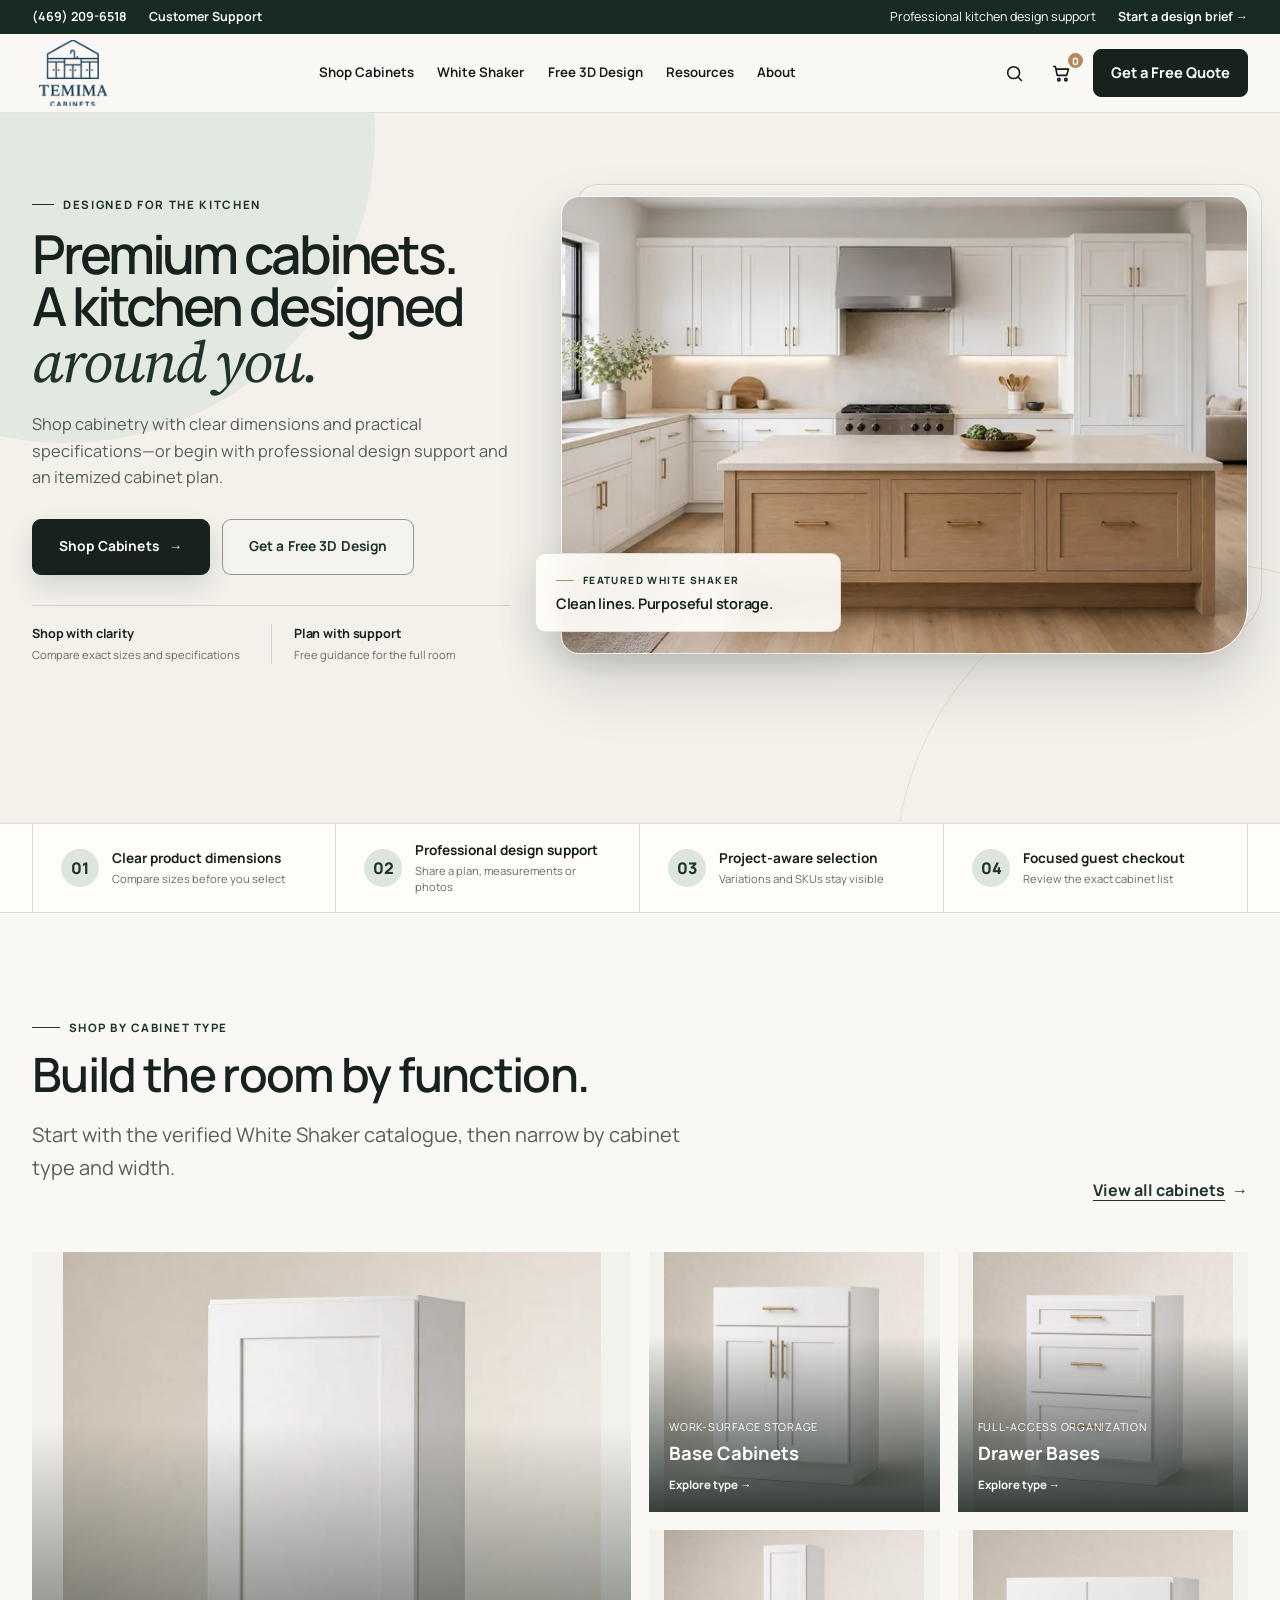
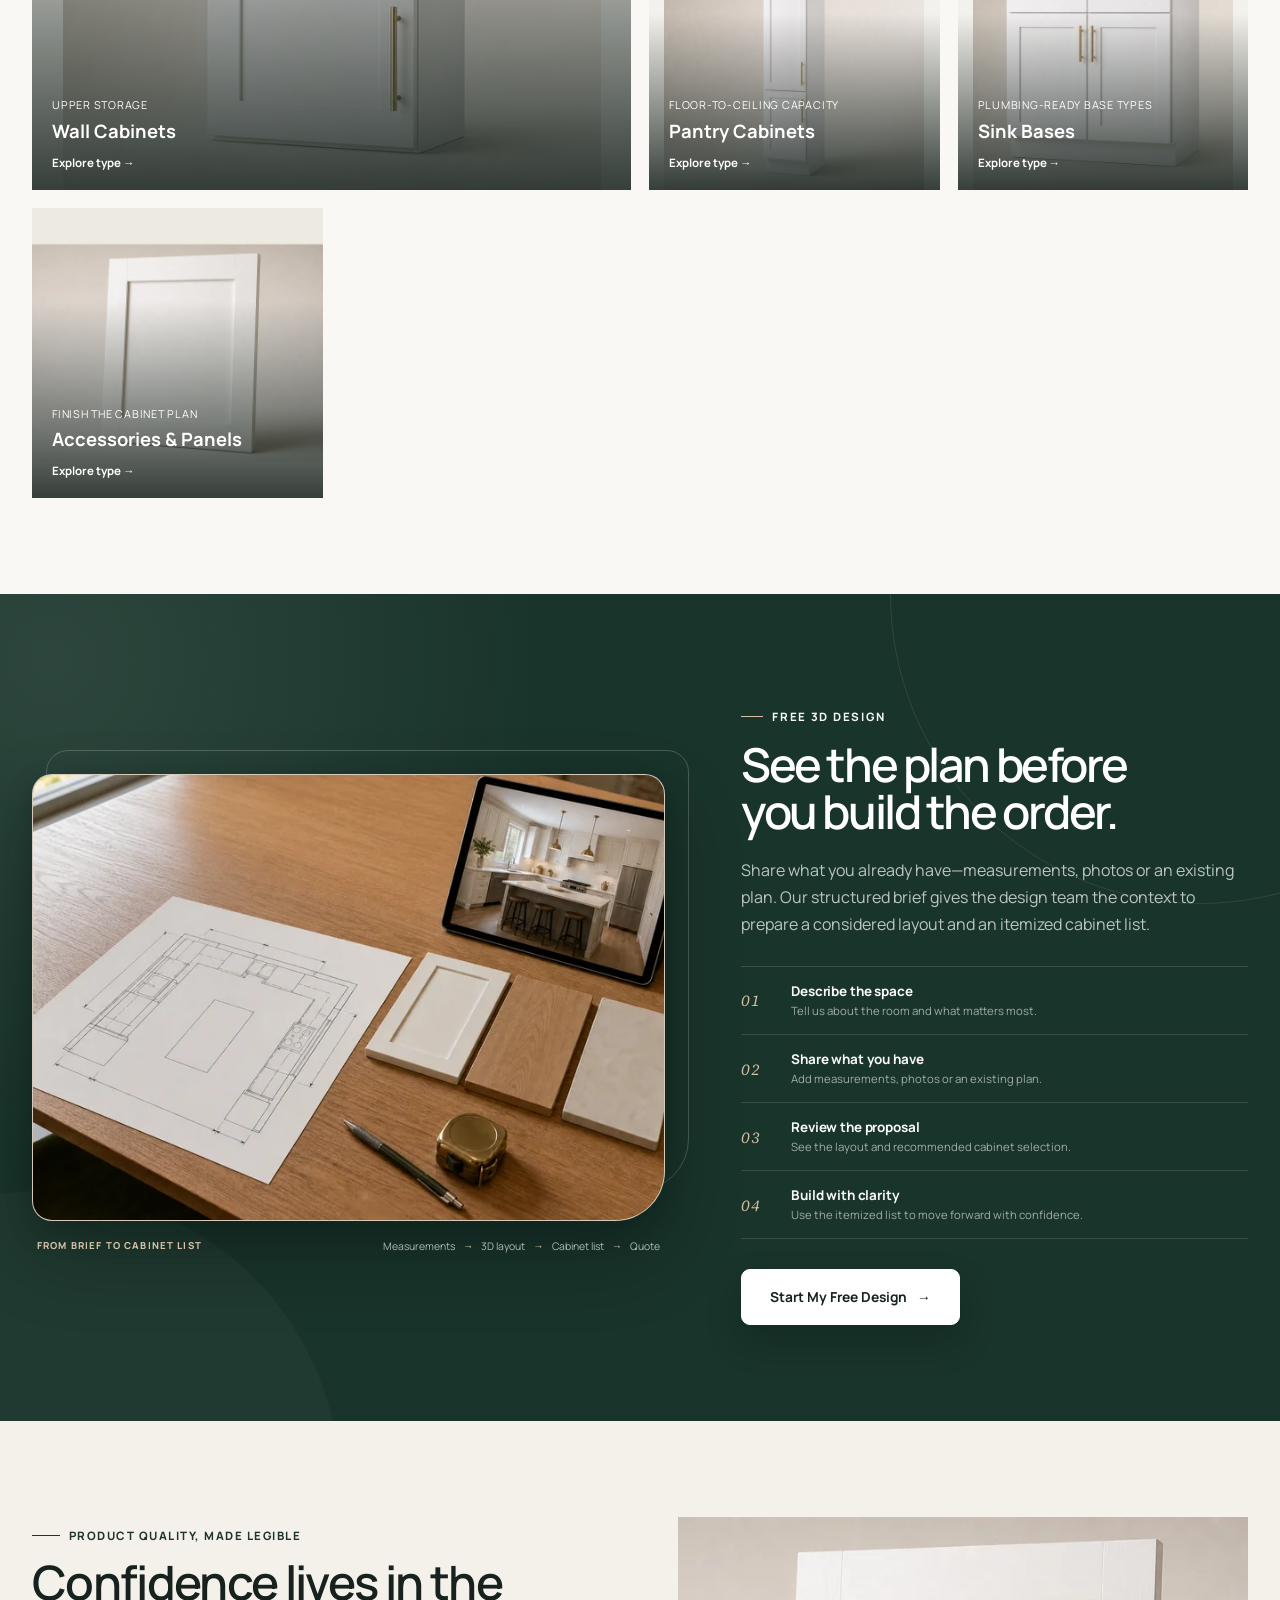
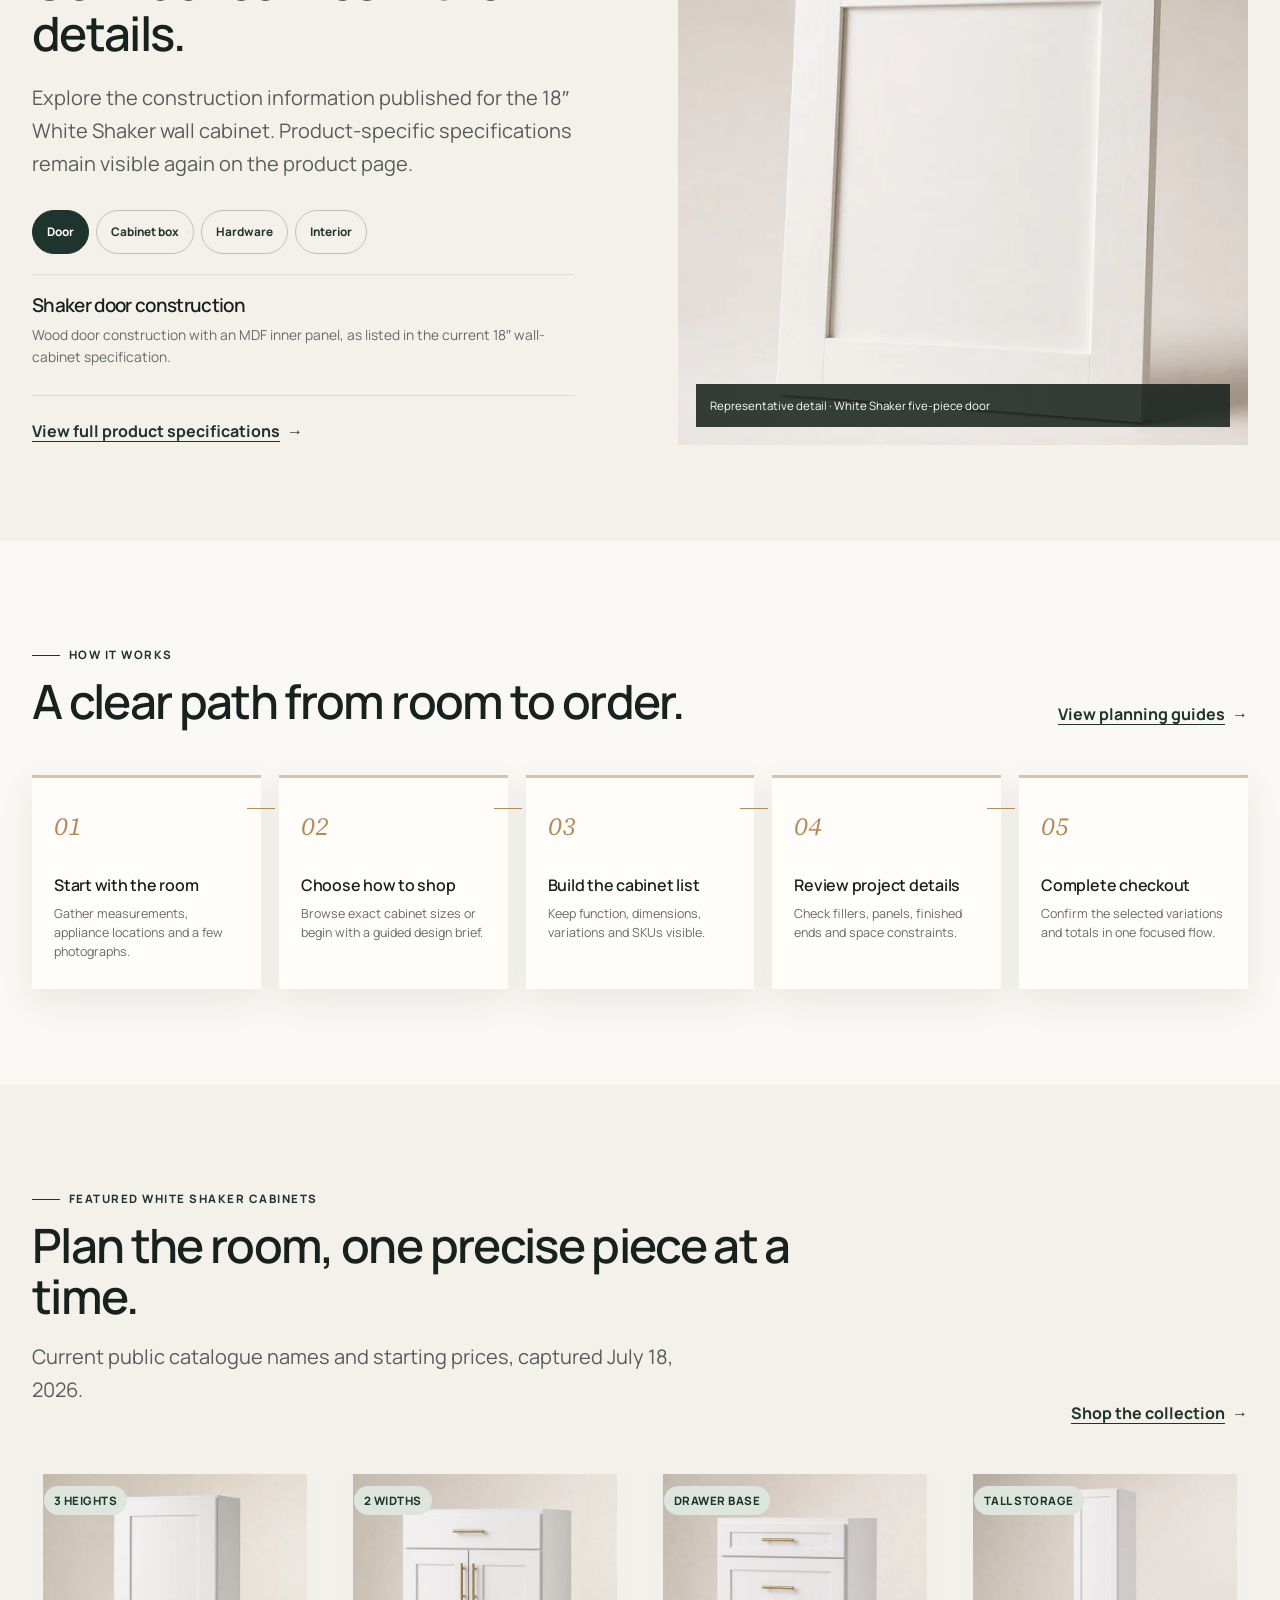
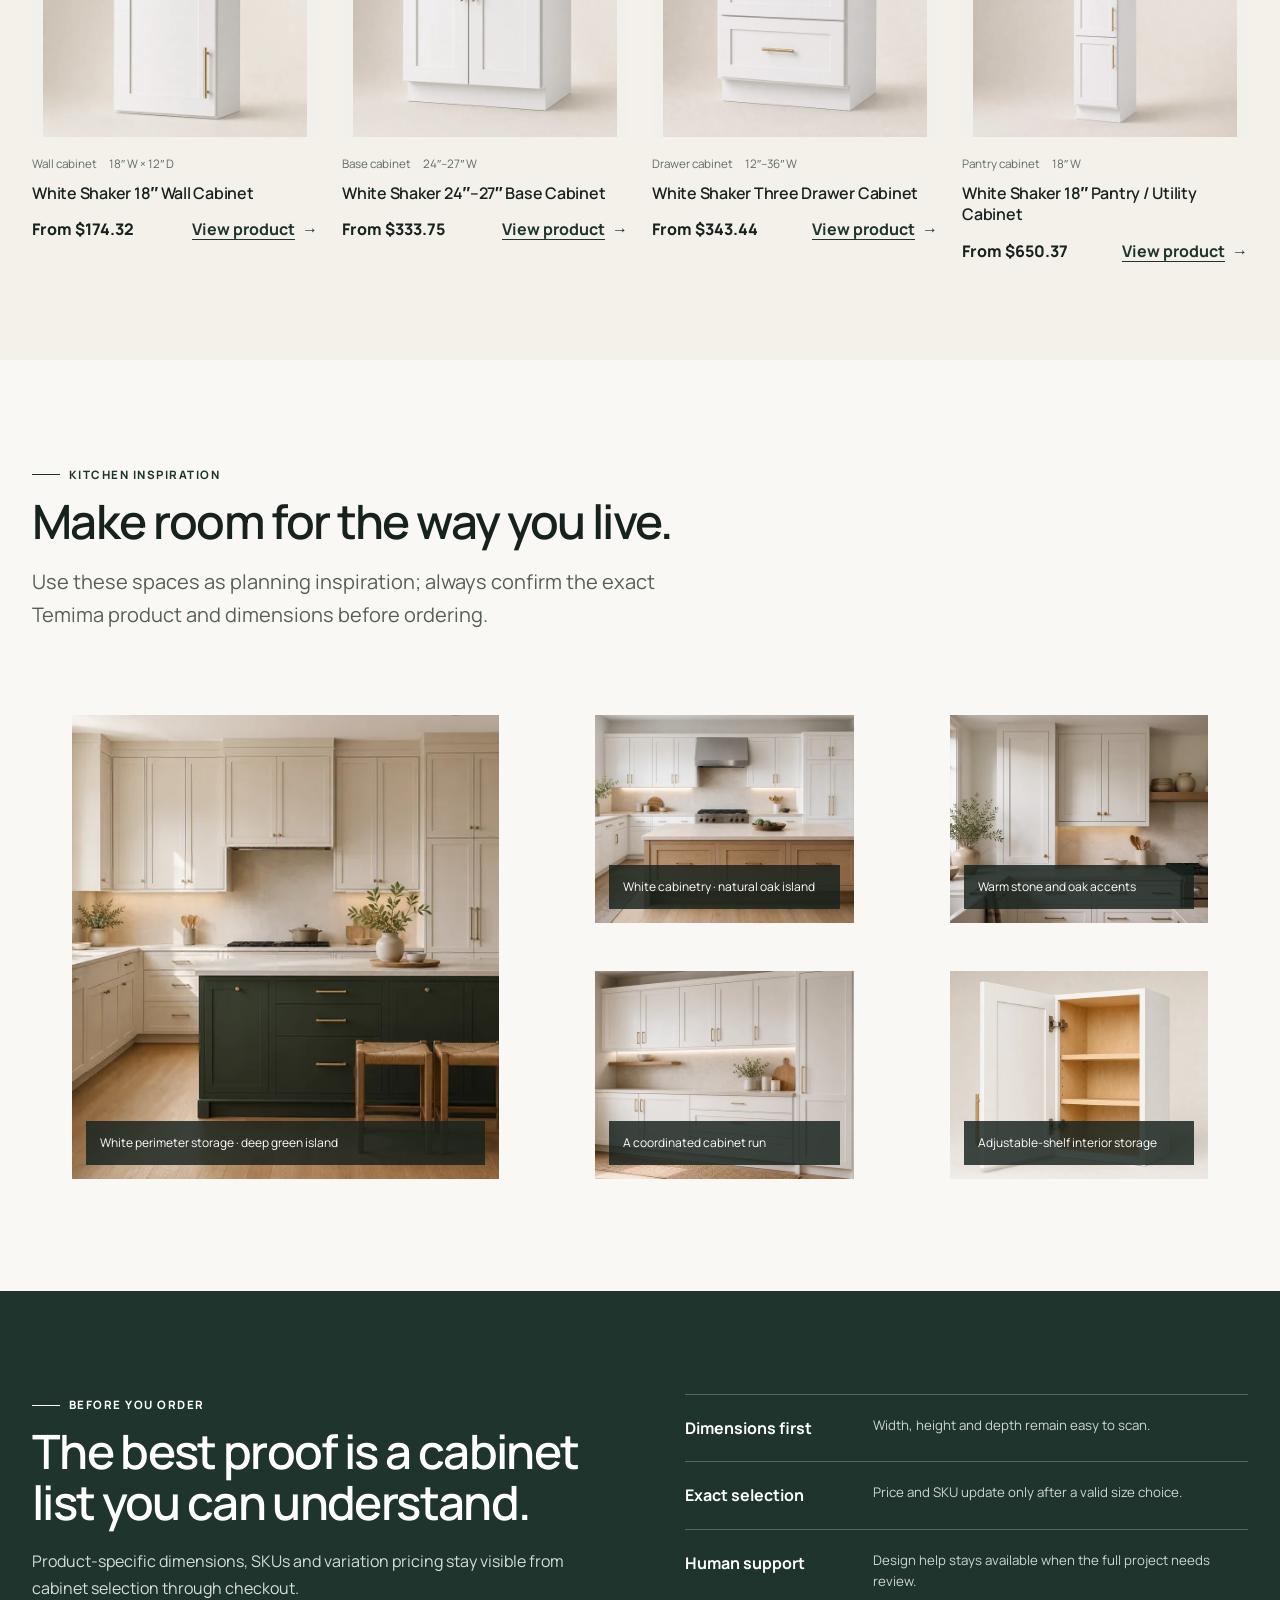
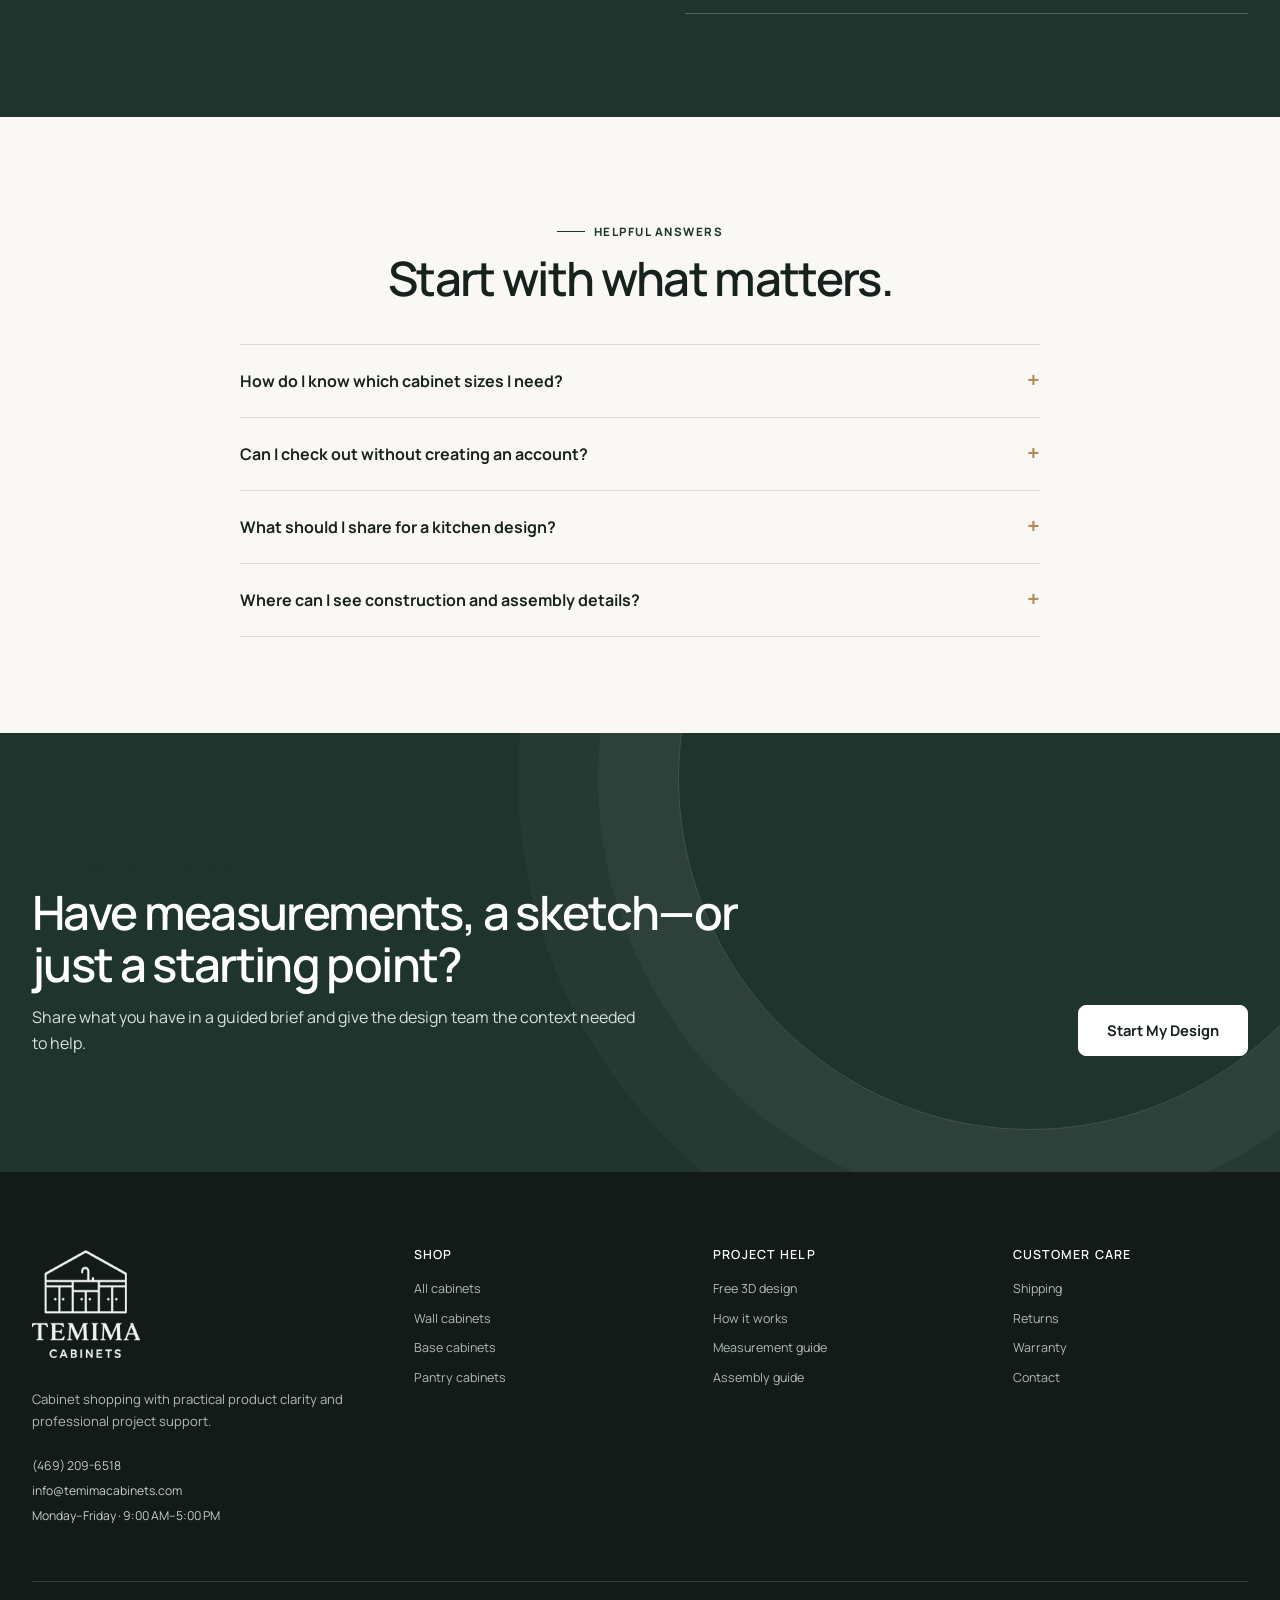
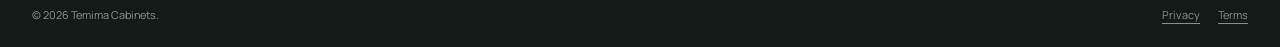
<file: index.html>
<!doctype html>
<html lang="en">
<head>
  <meta charset="utf-8">
  <meta name="viewport" content="width=device-width,initial-scale=1">
  <meta name="description" content="Shop Temima Cabinets by cabinet type and size, or begin with a guided kitchen design brief.">
  <meta name="robots" content="noindex,nofollow,noarchive">
  <meta name="theme-color" content="#17342a">
  <title>Temima Cabinets — Designed for the Kitchen. Built for Confidence.</title>
  <link rel="canonical" href="https://cabenit01.vercel.app/">
  <meta property="og:site_name" content="Temima Cabinets">
  <meta property="og:type" content="website">
  <meta property="og:title" content="Temima Cabinets — Premium Cabinet Shopping & Design Support">
  <meta property="og:description" content="Shop cabinets by type and size or begin a guided kitchen design brief.">
  <meta property="og:url" content="https://cabenit01.vercel.app/">
  <meta property="og:image" content="https://cabenit01.vercel.app/assets/images/generated/home-hero/home-hero-white-shaker-v2-1600.webp">
  <meta property="og:image:alt" content="Contemporary kitchen with White Shaker cabinets, a natural oak island and soft daylight">
  <meta name="twitter:card" content="summary_large_image">
  <link rel="icon" href="assets/images/favicon.svg" type="image/svg+xml">
  <link rel="preload" as="image" href="assets/images/generated/home-hero/home-hero-white-shaker-v2-1600.webp" imagesrcset="assets/images/generated/home-hero/home-hero-white-shaker-v2-800.webp 800w, assets/images/generated/home-hero/home-hero-white-shaker-v2-1600.webp 1600w" imagesizes="(max-width: 960px) 100vw, 55vw">
  <link rel="stylesheet" href="assets/css/styles.css?v=20260719-home-refine">
  <script src="assets/js/script.js?v=20260718-visuals" defer></script>
  <script type="application/ld+json">{"@context":"https://schema.org","@type":"Organization","name":"Temima Cabinets","url":"https://temimacabinets.com/","logo":"https://cabenit01.vercel.app/assets/images/brand/temima-logo.png","contactPoint":{"@type":"ContactPoint","telephone":"+1-469-209-6518","email":"info@temimacabinets.com","contactType":"customer support"}}</script>
</head>
<body class="page-home" data-page="home" data-root="">
  <a class="skip-link" href="#main">Skip to content</a>
  <div class="utility-bar">
    <div class="container utility-inner">
      <div class="utility-group"><a href="tel:+14692096518">(469) 209-6518</a><a href="mailto:info@temimacabinets.com">Customer Support</a></div>
      <div class="utility-group"><span>Professional kitchen design support</span><a href="free-quote/index.html">Start a design brief <span aria-hidden="true">→</span></a></div>
    </div>
  </div>
  <header class="site-header" data-header>
    <div class="container header-main">
      <a class="brand brand-official" href="index.html" aria-label="Temima Cabinets home"><img src="assets/images/brand/temima-logo.png" alt="Temima Cabinets" width="692" height="691"></a>
      <nav class="primary-nav" aria-label="Primary navigation">
        <a href="category/index.html">Shop Cabinets</a><a href="category/index.html">White Shaker</a><a href="free-quote/index.html">Free 3D Design</a><a href="resources/index.html">Resources</a><a href="#about">About</a>
      </nav>
      <div class="header-actions">
        <button class="icon-button search-button" type="button" aria-label="Open product search" data-search-open><svg class="icon" viewBox="0 0 24 24" aria-hidden="true"><circle cx="11" cy="11" r="6.8"/><path d="m16 16 4 4"/></svg></button>
        <a class="icon-button cart-link" href="cart/index.html" aria-label="View cart"><svg class="icon" viewBox="0 0 24 24" aria-hidden="true"><path d="M3 4h2l2.1 10.1h10.8L20 7H6"/><circle cx="9" cy="19" r="1.4"/><circle cx="17" cy="19" r="1.4"/></svg><span class="cart-count" data-cart-count>0</span></a>
        <a class="button header-quote" href="free-quote/index.html">Get a Free Quote</a>
        <button class="icon-button menu-toggle" type="button" aria-label="Open menu" aria-expanded="false" aria-controls="mobile-nav" data-menu-toggle><svg class="icon" viewBox="0 0 24 24" aria-hidden="true"><path d="M4 7h16M4 12h16M4 17h16"/></svg></button>
      </div>
    </div>
  </header>
  <nav class="mobile-nav" id="mobile-nav" aria-label="Mobile navigation" aria-hidden="true" data-mobile-nav>
    <button class="icon-button menu-close" type="button" aria-label="Close menu" data-menu-close><svg class="icon" viewBox="0 0 24 24" aria-hidden="true"><path d="M6 6L18 18M18 6L6 18"/></svg></button>
    <a href="category/index.html">Shop Cabinets <span>→</span></a><a href="category/index.html">White Shaker <span>→</span></a><a href="free-quote/index.html">Free 3D Design <span>→</span></a><a href="resources/index.html">Resources <span>→</span></a><a href="#about">About <span>→</span></a><a class="button" href="free-quote/index.html">Get a Free Quote</a>
  </nav>

  <main id="main">
    <section class="home-hero" aria-labelledby="home-hero-title">
      <div class="container hero-grid">
        <header class="hero-copy">
          <span class="eyebrow">Designed for the kitchen</span>
          <h1 id="home-hero-title"><span class="hero-title-line">Premium cabinets.</span><span class="hero-title-line">A kitchen designed</span><em>around you.</em></h1>
          <p class="lead">Shop cabinetry with clear dimensions and practical specifications—or begin with professional design support and an itemized cabinet plan.</p>
          <div class="hero-actions"><a class="button button-large" href="category/index.html">Shop Cabinets <span aria-hidden="true">→</span></a><a class="button button-outline button-large" href="free-quote/index.html">Get a Free 3D Design</a></div>
          <div class="hero-note"><div><strong>Shop with clarity</strong><span>Compare exact sizes and specifications</span></div><div><strong>Plan with support</strong><span>Free guidance for the full room</span></div></div>
        </header>
        <figure class="hero-visual">
          <img src="assets/images/generated/home-hero/home-hero-white-shaker-v2-1600.webp" srcset="assets/images/generated/home-hero/home-hero-white-shaker-v2-800.webp 800w, assets/images/generated/home-hero/home-hero-white-shaker-v2-1600.webp 1600w" sizes="(max-width: 960px) 100vw, 55vw" alt="Contemporary kitchen with White Shaker cabinets, a natural oak island and brass hardware" width="1600" height="900" fetchpriority="high">
          <figcaption class="hero-spec"><span>Featured White Shaker</span><strong>Clean lines. Purposeful storage.</strong></figcaption>
        </figure>
      </div>
    </section>

    <section class="trust-strip" aria-label="Shopping support">
      <div class="container trust-grid">
        <div class="trust-item"><span class="trust-icon" aria-hidden="true">01</span><div><strong>Clear product dimensions</strong><small>Compare sizes before you select</small></div></div>
        <div class="trust-item"><span class="trust-icon" aria-hidden="true">02</span><div><strong>Professional design support</strong><small>Share a plan, measurements or photos</small></div></div>
        <div class="trust-item"><span class="trust-icon" aria-hidden="true">03</span><div><strong>Project-aware selection</strong><small>Variations and SKUs stay visible</small></div></div>
        <div class="trust-item"><span class="trust-icon" aria-hidden="true">04</span><div><strong>Focused guest checkout</strong><small>Review the exact cabinet list</small></div></div>
      </div>
    </section>

    <section class="section" aria-labelledby="types-title">
      <div class="container">
        <div class="section-head"><div><span class="eyebrow">Shop by cabinet type</span><h2 id="types-title">Build the room by function.</h2><p class="lead">Start with the verified White Shaker catalogue, then narrow by cabinet type and width.</p></div><a class="text-link" href="category/index.html">View all cabinets</a></div>
        <div class="cabinet-type-grid">
          <article class="cabinet-type-card type-featured"><a href="category/index.html?type=wall"><img src="assets/images/generated/products/white-shaker-wall-cabinet-v2-1024.webp" srcset="assets/images/generated/products/white-shaker-wall-cabinet-v2-600.webp 600w, assets/images/generated/products/white-shaker-wall-cabinet-v2-1024.webp 1024w" sizes="(max-width: 430px) 100vw, (max-width: 960px) 50vw, 40vw" alt="White Shaker wall cabinet photographed on a warm neutral background" width="1024" height="1024"><span><small>Upper storage</small><strong>Wall Cabinets</strong><em>Explore type →</em></span></a></article>
          <article class="cabinet-type-card"><a href="category/index.html?type=base"><img src="assets/images/generated/products/white-shaker-base-cabinet-v2-600.webp" srcset="assets/images/generated/products/white-shaker-base-cabinet-v2-600.webp 600w, assets/images/generated/products/white-shaker-base-cabinet-v2-1024.webp 1024w" sizes="(max-width: 430px) 100vw, (max-width: 960px) 50vw, 25vw" alt="White Shaker base cabinet photographed on a warm neutral background" width="600" height="600" loading="lazy"><span><small>Work-surface storage</small><strong>Base Cabinets</strong><em>Explore type →</em></span></a></article>
          <article class="cabinet-type-card"><a href="category/index.html?type=drawer"><img src="assets/images/generated/products/white-shaker-drawer-base-v2-600.webp" srcset="assets/images/generated/products/white-shaker-drawer-base-v2-600.webp 600w, assets/images/generated/products/white-shaker-drawer-base-v2-1024.webp 1024w" sizes="(max-width: 430px) 100vw, (max-width: 960px) 50vw, 25vw" alt="White Shaker three-drawer base cabinet photographed on a warm neutral background" width="600" height="600" loading="lazy"><span><small>Full-access organization</small><strong>Drawer Bases</strong><em>Explore type →</em></span></a></article>
          <article class="cabinet-type-card"><a href="category/index.html?type=tall"><img src="assets/images/generated/products/white-shaker-pantry-cabinet-v2-600.webp" srcset="assets/images/generated/products/white-shaker-pantry-cabinet-v2-600.webp 600w, assets/images/generated/products/white-shaker-pantry-cabinet-v2-1024.webp 1024w" sizes="(max-width: 430px) 100vw, (max-width: 960px) 50vw, 25vw" alt="Tall White Shaker pantry cabinet photographed on a warm neutral background" width="600" height="600" loading="lazy"><span><small>Floor-to-ceiling capacity</small><strong>Pantry Cabinets</strong><em>Explore type →</em></span></a></article>
          <article class="cabinet-type-card"><a href="category/index.html?type=sink"><img src="assets/images/generated/products/white-shaker-sink-base-v2-600.webp" srcset="assets/images/generated/products/white-shaker-sink-base-v2-600.webp 600w, assets/images/generated/products/white-shaker-sink-base-v2-1024.webp 1024w" sizes="(max-width: 430px) 100vw, (max-width: 960px) 50vw, 25vw" alt="White Shaker sink base cabinet photographed on a warm neutral background" width="600" height="600" loading="lazy"><span><small>Plumbing-ready base types</small><strong>Sink Bases</strong><em>Explore type →</em></span></a></article>
          <article class="cabinet-type-card"><a href="category/index.html?type=accessory"><img src="assets/images/generated/products/white-shaker-sample-door-v2-600.webp" srcset="assets/images/generated/products/white-shaker-sample-door-v2-600.webp 600w, assets/images/generated/products/white-shaker-sample-door-v2-1024.webp 1024w" sizes="(max-width: 430px) 100vw, (max-width: 960px) 50vw, 25vw" alt="White Shaker cabinet sample door photographed on a warm neutral background" width="600" height="600" loading="lazy"><span><small>Finish the cabinet plan</small><strong>Accessories &amp; Panels</strong><em>Explore type →</em></span></a></article>
        </div>
      </div>
    </section>

    <section class="section section-dark design-section" aria-labelledby="design-title">
      <div class="container design-layout">
        <header class="design-copy-head">
          <span class="eyebrow">Free 3D design</span>
          <h2 id="design-title"><span>See the plan before</span> <span>you build the order.</span></h2>
          <p class="lead">Share what you already have—measurements, photos or an existing plan. Our structured brief gives the design team the context to prepare a considered layout and an itemized cabinet list.</p>
        </header>
        <figure class="design-visual">
          <div class="design-image-frame"><img src="assets/images/generated/free-design/free-design-consultation-v2-1500.webp" srcset="assets/images/generated/free-design/free-design-consultation-v2-800.webp 800w, assets/images/generated/free-design/free-design-consultation-v2-1500.webp 1500w" sizes="(max-width: 960px) 100vw, 55vw" alt="Kitchen plan, White Shaker door and material samples beside a tablet showing a finished kitchen" width="1500" height="938" loading="lazy"></div>
          <figcaption class="design-flow"><span class="design-flow-label">From brief to cabinet list</span><span class="design-flow-track"><span>Measurements</span><i aria-hidden="true">→</i><span>3D layout</span><i aria-hidden="true">→</i><span>Cabinet list</span><i aria-hidden="true">→</i><span>Quote</span></span></figcaption>
        </figure>
        <div class="design-process">
          <ol class="step-list" aria-label="Free 3D design steps">
            <li><span><strong>Describe the space</strong><small>Tell us about the room and what matters most.</small></span></li>
            <li><span><strong>Share what you have</strong><small>Add measurements, photos or an existing plan.</small></span></li>
            <li><span><strong>Review the proposal</strong><small>See the layout and recommended cabinet selection.</small></span></li>
            <li><span><strong>Build with clarity</strong><small>Use the itemized list to move forward with confidence.</small></span></li>
          </ol>
          <a class="button button-light button-large" href="free-quote/index.html">Start My Free Design <span aria-hidden="true">→</span></a>
        </div>
      </div>
    </section>

    <section class="section section-canvas" id="about" aria-labelledby="quality-title">
      <div class="container quality-layout quality-interactive">
        <div class="quality-copy">
          <span class="eyebrow">Product quality, made legible</span><h2 id="quality-title">Confidence lives in the details.</h2><p class="lead">Explore the construction information published for the 18″ White Shaker wall cabinet. Product-specific specifications remain visible again on the product page.</p>
          <div class="quality-tabs" role="tablist" aria-label="Cabinet construction details">
            <button role="tab" aria-selected="true" aria-controls="quality-door" id="tab-door" data-quality-tab="door" data-quality-image="assets/images/generated/construction/shaker-door-construction-v2-800.webp" data-quality-srcset="assets/images/generated/construction/shaker-door-construction-v2-800.webp 800w, assets/images/generated/construction/shaker-door-construction-v2-1400.webp 1400w" data-quality-sizes="(max-width: 960px) 100vw, 50vw" data-quality-alt="Isolated White Shaker cabinet door showing its recessed center panel" data-quality-caption="Representative detail · White Shaker five-piece door">Door</button>
            <button role="tab" aria-selected="false" aria-controls="quality-box" id="tab-box" data-quality-tab="box" data-quality-image="assets/images/generated/construction/cabinet-box-construction-v2-800.webp" data-quality-srcset="assets/images/generated/construction/cabinet-box-construction-v2-800.webp 800w, assets/images/generated/construction/cabinet-box-construction-v2-1400.webp 1400w" data-quality-sizes="(max-width: 960px) 100vw, 50vw" data-quality-alt="Open cabinet box with a natural wood interior, shelf and adjustable shelf holes" data-quality-caption="Representative detail · finished cabinet box and shelf">Cabinet box</button>
            <button role="tab" aria-selected="false" aria-controls="quality-hardware" id="tab-hardware" data-quality-tab="hardware" data-quality-image="assets/images/generated/construction/soft-close-hinge-detail-v2-800.webp" data-quality-srcset="assets/images/generated/construction/soft-close-hinge-detail-v2-320.webp 320w, assets/images/generated/construction/soft-close-hinge-detail-v2-800.webp 800w, assets/images/generated/construction/soft-close-hinge-detail-v2-1400.webp 1400w" data-quality-sizes="(max-width: 960px) 100vw, 50vw" data-quality-alt="Close-up of a concealed European-style hinge joining a White Shaker door to the cabinet box" data-quality-caption="Representative detail · concealed soft-close hinge">Hardware</button>
            <button role="tab" aria-selected="false" aria-controls="quality-interior" id="tab-interior" data-quality-tab="interior" data-quality-image="assets/images/generated/products/white-shaker-wall-cabinet-open-v2-800.webp" data-quality-srcset="assets/images/generated/products/white-shaker-wall-cabinet-open-v2-320.webp 320w, assets/images/generated/products/white-shaker-wall-cabinet-open-v2-800.webp 800w, assets/images/generated/products/white-shaker-wall-cabinet-open-v2-1400.webp 1400w" data-quality-sizes="(max-width: 960px) 100vw, 50vw" data-quality-alt="Open White Shaker wall cabinet with a natural wood interior and two adjustable shelves" data-quality-caption="Representative detail · adjustable-shelf cabinet interior">Interior</button>
          </div>
          <div class="quality-panel is-active" role="tabpanel" id="quality-door" aria-labelledby="tab-door" data-quality-panel="door"><h3>Shaker door construction</h3><p>Wood door construction with an MDF inner panel, as listed in the current 18″ wall-cabinet specification.</p></div>
          <div class="quality-panel" role="tabpanel" id="quality-box" aria-labelledby="tab-box" data-quality-panel="box" hidden><h3>Cabinet box</h3><p>The current product specification lists a ½″ A-grade plywood cabinet box and finished cabinet sides.</p></div>
          <div class="quality-panel" role="tabpanel" id="quality-hardware" aria-labelledby="tab-hardware" data-quality-panel="hardware" hidden><h3>Concealed hinges</h3><p>The current product specification lists six-way adjustable, concealed soft-close European hinges.</p></div>
          <div class="quality-panel" role="tabpanel" id="quality-interior" aria-labelledby="tab-interior" data-quality-panel="interior" hidden><h3>Storage interior</h3><p>Two adjustable shelves are listed for 30″ and 36″ heights; the 42″ height lists three.</p></div>
          <a class="text-link" href="product/index.html#specifications">View full product specifications</a>
        </div>
        <figure class="quality-detail"><img src="assets/images/generated/construction/shaker-door-construction-v2-800.webp" srcset="assets/images/generated/construction/shaker-door-construction-v2-800.webp 800w, assets/images/generated/construction/shaker-door-construction-v2-1400.webp 1400w" sizes="(max-width: 960px) 100vw, 50vw" alt="Isolated White Shaker cabinet door showing its recessed center panel" width="1400" height="1050" loading="lazy" data-quality-image-target><figcaption data-quality-caption-target>Representative detail · White Shaker five-piece door</figcaption></figure>
      </div>
    </section>

    <section class="section" id="resources" aria-labelledby="process-title">
      <div class="container"><div class="section-head"><div><span class="eyebrow">How it works</span><h2 id="process-title">A clear path from room to order.</h2></div><a class="text-link" href="resources/index.html">View planning guides</a></div>
        <div class="how-grid">
          <article class="how-step"><span>01</span><div><h3>Start with the room</h3><p>Gather measurements, appliance locations and a few photographs.</p></div></article>
          <article class="how-step"><span>02</span><div><h3>Choose how to shop</h3><p>Browse exact cabinet sizes or begin with a guided design brief.</p></div></article>
          <article class="how-step"><span>03</span><div><h3>Build the cabinet list</h3><p>Keep function, dimensions, variations and SKUs visible.</p></div></article>
          <article class="how-step"><span>04</span><div><h3>Review project details</h3><p>Check fillers, panels, finished ends and space constraints.</p></div></article>
          <article class="how-step"><span>05</span><div><h3>Complete checkout</h3><p>Confirm the selected variations and totals in one focused flow.</p></div></article>
        </div>
      </div>
    </section>

    <section class="section section-canvas" aria-labelledby="featured-title">
      <div class="container">
        <div class="section-head"><div><span class="eyebrow">Featured White Shaker cabinets</span><h2 id="featured-title">Plan the room, one precise piece at a time.</h2><p class="lead">Current public catalogue names and starting prices, captured July 18, 2026.</p></div><a class="text-link" href="category/index.html">Shop the collection</a></div>
        <div class="product-grid">
          <article class="product-card" data-product-card data-type="wall" data-width="18" data-price="174.32" data-name="White Shaker 18-inch Wall Cabinet" data-image="assets/images/generated/products/white-shaker-wall-cabinet-v2-600.webp"><div class="product-media"><img src="assets/images/generated/products/white-shaker-wall-cabinet-v2-600.webp" srcset="assets/images/generated/products/white-shaker-wall-cabinet-v2-600.webp 600w, assets/images/generated/products/white-shaker-wall-cabinet-v2-1024.webp 1024w" sizes="(max-width: 700px) 50vw, 25vw" alt="White Shaker 18-inch wall cabinet" width="600" height="600" loading="lazy"><span class="tag product-badge">3 heights</span><button class="button button-light quick-view" type="button" data-quick-view>Quick view</button></div><div class="product-meta"><span>Wall cabinet</span><span>18″ W × 12″ D</span></div><h3><a href="product/index.html">White Shaker 18″ Wall Cabinet</a></h3><div class="product-actions"><span class="price">From $174.32</span><a class="text-link" href="product/index.html">View product</a></div></article>
          <article class="product-card" data-product-card data-type="base" data-width="24" data-price="333.75" data-name="White Shaker 24–27-inch Base Cabinet" data-image="assets/images/generated/products/white-shaker-base-cabinet-v2-600.webp"><div class="product-media"><img src="assets/images/generated/products/white-shaker-base-cabinet-v2-600.webp" srcset="assets/images/generated/products/white-shaker-base-cabinet-v2-600.webp 600w, assets/images/generated/products/white-shaker-base-cabinet-v2-1024.webp 1024w" sizes="(max-width: 700px) 50vw, 25vw" alt="White Shaker base cabinet" width="600" height="600" loading="lazy"><span class="tag product-badge">2 widths</span><button class="button button-light quick-view" type="button" data-quick-view>Quick view</button></div><div class="product-meta"><span>Base cabinet</span><span>24″–27″ W</span></div><h3><a href="product/index.html">White Shaker 24″–27″ Base Cabinet</a></h3><div class="product-actions"><span class="price">From $333.75</span><a class="text-link" href="product/index.html">View product</a></div></article>
          <article class="product-card" data-product-card data-type="drawer" data-width="12" data-price="343.44" data-name="White Shaker Three Drawer Cabinet" data-image="assets/images/generated/products/white-shaker-drawer-base-v2-600.webp"><div class="product-media"><img src="assets/images/generated/products/white-shaker-drawer-base-v2-600.webp" srcset="assets/images/generated/products/white-shaker-drawer-base-v2-600.webp 600w, assets/images/generated/products/white-shaker-drawer-base-v2-1024.webp 1024w" sizes="(max-width: 700px) 50vw, 25vw" alt="White Shaker three-drawer cabinet" width="600" height="600" loading="lazy"><span class="tag product-badge">Drawer base</span><button class="button button-light quick-view" type="button" data-quick-view>Quick view</button></div><div class="product-meta"><span>Drawer cabinet</span><span>12″–36″ W</span></div><h3><a href="product/index.html">White Shaker Three Drawer Cabinet</a></h3><div class="product-actions"><span class="price">From $343.44</span><a class="text-link" href="product/index.html">View product</a></div></article>
          <article class="product-card" data-product-card data-type="tall" data-width="18" data-price="650.37" data-name="White Shaker 18-inch Pantry / Utility Cabinet" data-image="assets/images/generated/products/white-shaker-pantry-cabinet-v2-600.webp"><div class="product-media"><img src="assets/images/generated/products/white-shaker-pantry-cabinet-v2-600.webp" srcset="assets/images/generated/products/white-shaker-pantry-cabinet-v2-600.webp 600w, assets/images/generated/products/white-shaker-pantry-cabinet-v2-1024.webp 1024w" sizes="(max-width: 700px) 50vw, 25vw" alt="White Shaker 18-inch pantry and utility cabinet" width="600" height="600" loading="lazy"><span class="tag product-badge">Tall storage</span><button class="button button-light quick-view" type="button" data-quick-view>Quick view</button></div><div class="product-meta"><span>Pantry cabinet</span><span>18″ W</span></div><h3><a href="product/index.html">White Shaker 18″ Pantry / Utility Cabinet</a></h3><div class="product-actions"><span class="price">From $650.37</span><a class="text-link" href="product/index.html">View product</a></div></article>
        </div>
      </div>
    </section>

    <section class="section" aria-labelledby="inspiration-title">
      <div class="container"><div class="section-head"><div><span class="eyebrow">Kitchen inspiration</span><h2 id="inspiration-title">Make room for the way you live.</h2><p class="lead">Use these spaces as planning inspiration; always confirm the exact Temima product and dimensions before ordering.</p></div></div>
        <div class="inspiration-grid inspiration-photos">
          <figure class="inspiration-tile"><img src="assets/images/generated/inspiration/kitchen-inspiration-green-v2-1500.webp" srcset="assets/images/generated/inspiration/kitchen-inspiration-green-v2-800.webp 800w, assets/images/generated/inspiration/kitchen-inspiration-green-v2-1500.webp 1500w" sizes="(max-width: 700px) 100vw, 44vw" alt="White Shaker kitchen with a deep green island, brass hardware and light oak flooring" width="1500" height="1000" loading="lazy"><figcaption class="inspiration-caption">White perimeter storage · deep green island</figcaption></figure>
          <figure class="inspiration-tile"><img src="assets/images/generated/home-hero/home-hero-white-shaker-v2-1600.webp" srcset="assets/images/generated/home-hero/home-hero-white-shaker-v2-800.webp 800w, assets/images/generated/home-hero/home-hero-white-shaker-v2-1600.webp 1600w" sizes="(max-width: 700px) 50vw, 27vw" alt="Wide contemporary kitchen with White Shaker cabinets, a natural oak island and brass hardware" width="1600" height="900" loading="lazy"><figcaption class="inspiration-caption">White cabinetry · natural oak island</figcaption></figure>
          <figure class="inspiration-tile"><img src="assets/images/generated/product-context/white-shaker-product-context-v2-1500.webp" srcset="assets/images/generated/product-context/white-shaker-product-context-v2-320.webp 320w, assets/images/generated/product-context/white-shaker-product-context-v2-800.webp 800w, assets/images/generated/product-context/white-shaker-product-context-v2-1500.webp 1500w" sizes="(max-width: 700px) 50vw, 27vw" alt="White Shaker cabinets around a range with brass hardware, stone counters and an oak shelf" width="1500" height="1000" loading="lazy"><figcaption class="inspiration-caption">Warm stone and oak accents</figcaption></figure>
          <figure class="inspiration-tile"><img src="assets/images/generated/category/category-white-shaker-run-v2-1600.webp" srcset="assets/images/generated/category/category-white-shaker-run-v2-800.webp 800w, assets/images/generated/category/category-white-shaker-run-v2-1600.webp 1600w" sizes="(max-width: 700px) 50vw, 27vw" alt="Straight run of White Shaker wall, base, drawer and pantry cabinets with brass pulls" width="1600" height="900" loading="lazy"><figcaption class="inspiration-caption">A coordinated cabinet run</figcaption></figure>
          <figure class="inspiration-tile"><img src="assets/images/generated/products/white-shaker-wall-cabinet-open-v2-1400.webp" srcset="assets/images/generated/products/white-shaker-wall-cabinet-open-v2-320.webp 320w, assets/images/generated/products/white-shaker-wall-cabinet-open-v2-800.webp 800w, assets/images/generated/products/white-shaker-wall-cabinet-open-v2-1400.webp 1400w" sizes="(max-width: 700px) 50vw, 27vw" alt="Open White Shaker wall cabinet with a natural wood interior and two adjustable shelves" width="1400" height="1050" loading="lazy"><figcaption class="inspiration-caption">Adjustable-shelf interior storage</figcaption></figure>
        </div>
      </div>
    </section>

    <section class="section section-dark confidence-section" aria-labelledby="proof-title">
      <div class="container confidence-grid"><div><span class="eyebrow">Before you order</span><h2 id="proof-title">The best proof is a cabinet list you can understand.</h2><p>Product-specific dimensions, SKUs and variation pricing stay visible from cabinet selection through checkout.</p></div><ul class="confidence-list"><li><strong>Dimensions first</strong><span>Width, height and depth remain easy to scan.</span></li><li><strong>Exact selection</strong><span>Price and SKU update only after a valid size choice.</span></li><li><strong>Human support</strong><span>Design help stays available when the full project needs review.</span></li></ul></div>
    </section>

    <section class="section" aria-labelledby="faq-title"><div class="narrow center"><span class="eyebrow">Helpful answers</span><h2 id="faq-title">Start with what matters.</h2></div><div class="narrow faq-list spacer-top">
      <details><summary>How do I know which cabinet sizes I need?</summary><div class="faq-answer">Use the catalogue filters when you already have a cabinet list. If you are beginning with measurements, photos or a plan, start with the design brief so the whole room can be considered.</div></details>
      <details><summary>Can I check out without creating an account?</summary><div class="faq-answer">Yes. The guest-checkout path keeps contact, delivery, payment and review steps together without requiring an account.</div></details>
      <details><summary>What should I share for a kitchen design?</summary><div class="faq-answer">Measurements, photographs, plans, appliance locations and inspiration images are useful. The guided form clearly separates required information from optional uploads.</div></details>
      <details><summary>Where can I see construction and assembly details?</summary><div class="faq-answer">Product-specific dimensions and construction details appear beside the purchase controls and in the specification section. Planning and policy guides are available in Resources.</div></details>
    </div></section>

    <section class="final-cta"><div class="container final-cta-inner"><div><span class="eyebrow">Your project, made clearer</span><h2>Have measurements, a sketch—or just a starting point?</h2><p>Share what you have in a guided brief and give the design team the context needed to help.</p></div><a class="button button-light button-large" href="free-quote/index.html">Start My Design</a></div></section>
  </main>

  <footer class="site-footer"><div class="container footer-main"><div class="footer-brand"><a class="brand brand-official" href="index.html"><img src="assets/images/brand/temima-logo.png" alt="Temima Cabinets" width="692" height="691" loading="lazy"></a><p>Cabinet shopping with practical product clarity and professional project support.</p><address class="footer-contact"><a href="tel:+14692096518">(469) 209-6518</a><a href="mailto:info@temimacabinets.com">info@temimacabinets.com</a><span>Monday–Friday · 9:00 AM–5:00 PM</span></address></div><div class="footer-col"><h2>Shop</h2><a href="category/index.html">All cabinets</a><a href="category/index.html?type=wall">Wall cabinets</a><a href="category/index.html?type=base">Base cabinets</a><a href="category/index.html?type=tall">Pantry cabinets</a></div><div class="footer-col"><h2>Project help</h2><a href="free-quote/index.html">Free 3D design</a><a href="#resources">How it works</a><a href="resources/index.html#measurement">Measurement guide</a><a href="resources/index.html#assembly">Assembly guide</a></div><div class="footer-col"><h2>Customer care</h2><a href="resources/index.html#shipping">Shipping</a><a href="resources/index.html#returns">Returns</a><a href="resources/index.html#warranty">Warranty</a><a href="resources/index.html#contact">Contact</a></div></div><div class="container footer-bottom"><span>© 2026 Temima Cabinets.</span><div><a href="resources/index.html#privacy">Privacy</a><a href="resources/index.html#terms">Terms</a></div></div></footer>

  <div class="search-panel" role="dialog" aria-modal="true" aria-labelledby="search-title" aria-hidden="true" data-search-panel><div class="search-box"><div class="search-box-head"><div><span class="eyebrow">Product finder</span><h2 id="search-title">Search cabinets</h2></div><button class="icon-button" type="button" aria-label="Close search" data-search-close>×</button></div><form class="search-input-wrap" role="search" data-search-form><label class="sr-only" for="site-search">Search product name, type or size</label><input id="site-search" type="search" placeholder="Try “18 inch wall cabinet”" autocomplete="off" role="combobox" aria-autocomplete="list" aria-expanded="false" aria-controls="search-results" data-search-input><button class="button" type="submit">Search</button></form><p class="search-hint">Search by product type, width or product name.</p><div class="search-suggestions" id="search-results" role="listbox" aria-label="Product suggestions" data-search-results></div></div></div>
  <div class="modal" role="dialog" aria-modal="true" aria-labelledby="quick-title" aria-hidden="true" data-quick-modal><div class="modal-dialog"><button class="icon-button modal-close" type="button" aria-label="Close quick view" data-modal-close>×</button><div class="quick-modal-content"><div class="quick-modal-media"><img src="assets/images/generated/products/white-shaker-wall-cabinet-v2-600.webp" alt="" width="600" height="600" data-quick-image></div><div class="quick-modal-copy"><span class="eyebrow">Quick view</span><h2 id="quick-title" data-quick-name>Cabinet</h2><p>Review the cabinet type and starting price here, then choose an exact size on the product page.</p><p class="product-price" data-quick-price>From $0.00</p><a class="button button-wide" href="product/index.html">Choose a size</a></div></div></div></div>
  <div class="toast" role="status" aria-live="polite" aria-atomic="true" data-toast></div>
</body>
</html>
</file>
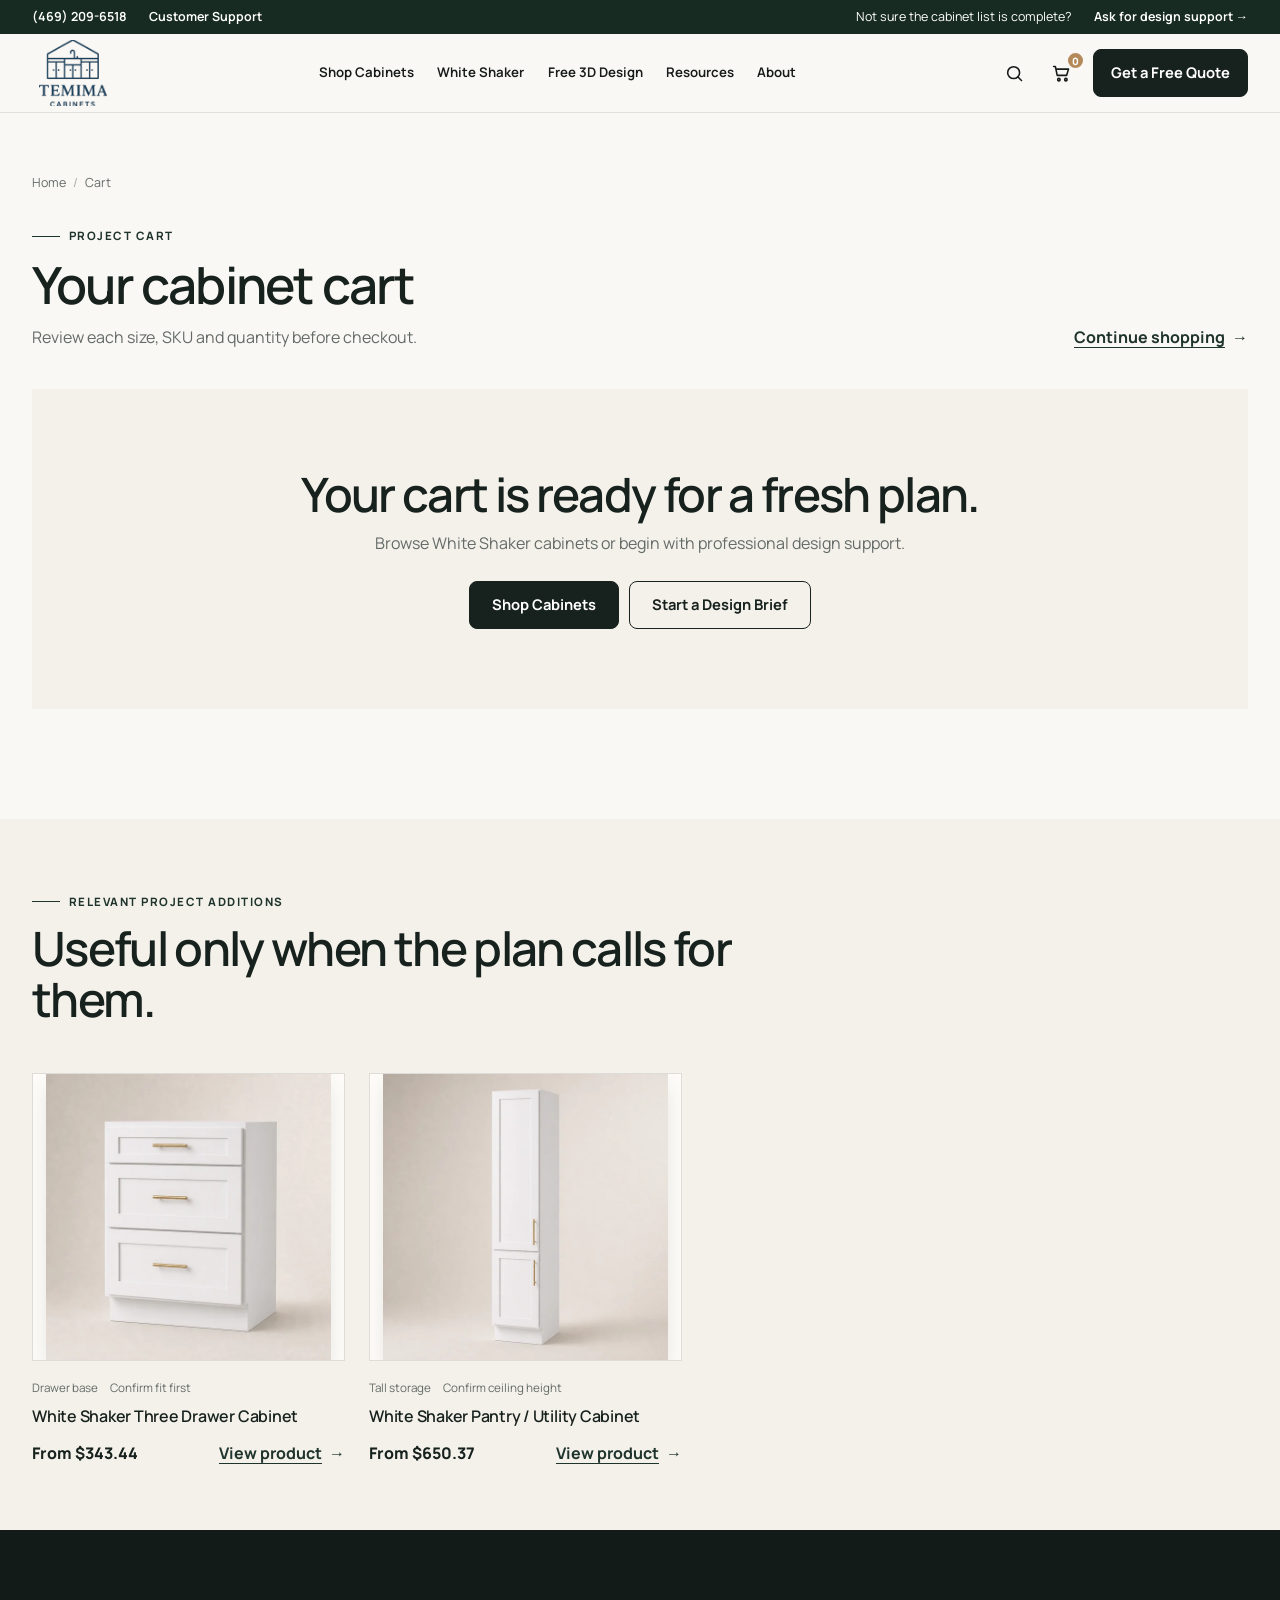
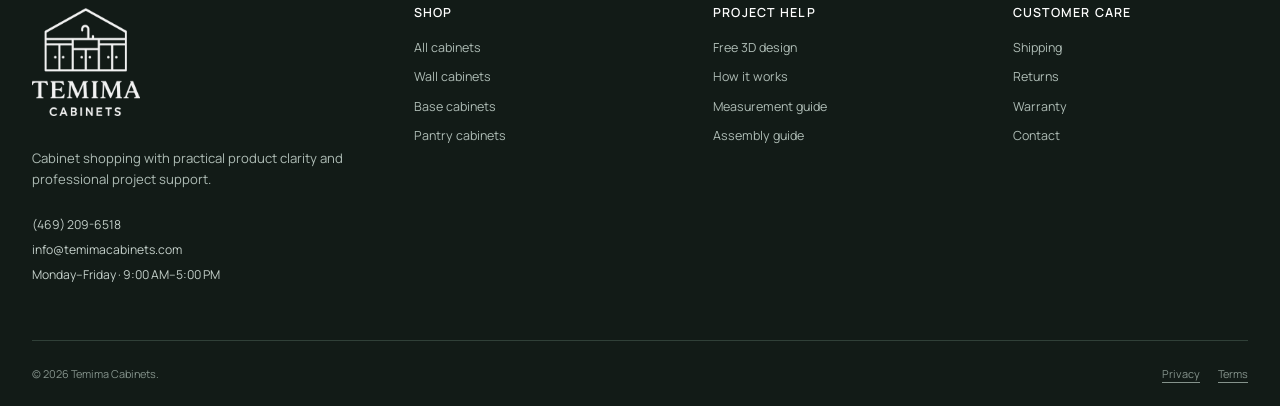
<file: cart/index.html>
<!doctype html>
<html lang="en">
<head>
  <meta charset="utf-8"><meta name="viewport" content="width=device-width,initial-scale=1">
  <meta name="description" content="Review exact cabinet variations, SKUs, quantities and project details before guest checkout.">
  <meta name="robots" content="noindex,nofollow,noarchive"><meta name="theme-color" content="#17342a">
  <title>Your Cabinet Cart — Temima Cabinets</title>
  <link rel="canonical" href="https://cabenit01.vercel.app/cart/index.html">
  <meta property="og:site_name" content="Temima Cabinets"><meta property="og:type" content="website">
  <meta property="og:title" content="Your Cabinet Cart — Temima Cabinets">
  <meta property="og:description" content="Review cabinet variations, SKUs and quantities before checkout.">
  <meta property="og:url" content="https://cabenit01.vercel.app/cart/index.html">
  <meta property="og:image" content="https://cabenit01.vercel.app/assets/images/generated/category/category-white-shaker-run-v2-1600.webp">
  <meta property="og:image:alt" content="Contemporary kitchen featuring premium White Shaker cabinetry"><meta name="twitter:card" content="summary_large_image">
  <link rel="icon" href="../assets/images/favicon.svg" type="image/svg+xml"><link rel="stylesheet" href="../assets/css/styles.css?v=20260718-visuals"><script src="../assets/js/script.js?v=20260718-visuals" defer></script>
  <script type="application/ld+json">{"@context":"https://schema.org","@type":"BreadcrumbList","itemListElement":[{"@type":"ListItem","position":1,"name":"Home","item":"https://cabenit01.vercel.app/"},{"@type":"ListItem","position":2,"name":"Cart"}]}</script>
</head>
<body class="page-cart" data-page="cart" data-root="../">
  <a class="skip-link" href="#main">Skip to content</a>
  <div class="utility-bar"><div class="container utility-inner"><div class="utility-group"><a href="tel:+14692096518">(469) 209-6518</a><a href="mailto:info@temimacabinets.com">Customer Support</a></div><div class="utility-group"><span>Not sure the cabinet list is complete?</span><a href="../free-quote/index.html">Ask for design support →</a></div></div></div>
  <header class="site-header" data-header><div class="container header-main"><a class="brand brand-official" href="../index.html" aria-label="Temima Cabinets home"><img src="../assets/images/brand/temima-logo.png" alt="Temima Cabinets" width="692" height="691"></a><nav class="primary-nav" aria-label="Primary navigation"><a href="../category/index.html">Shop Cabinets</a><a href="../category/index.html">White Shaker</a><a href="../free-quote/index.html">Free 3D Design</a><a href="../resources/index.html">Resources</a><a href="../index.html#about">About</a></nav><div class="header-actions"><button class="icon-button search-button" type="button" aria-label="Open product search" data-search-open><svg class="icon" viewBox="0 0 24 24" aria-hidden="true"><circle cx="11" cy="11" r="6.8"/><path d="m16 16 4 4"/></svg></button><a class="icon-button cart-link" href="index.html" aria-current="page" aria-label="View cart"><svg class="icon" viewBox="0 0 24 24" aria-hidden="true"><path d="M3 4h2l2.1 10.1h10.8L20 7H6"/><circle cx="9" cy="19" r="1.4"/><circle cx="17" cy="19" r="1.4"/></svg><span class="cart-count" data-cart-count>0</span></a><a class="button header-quote" href="../free-quote/index.html">Get a Free Quote</a><button class="icon-button menu-toggle" type="button" aria-label="Open menu" aria-expanded="false" aria-controls="mobile-nav" data-menu-toggle><svg class="icon" viewBox="0 0 24 24" aria-hidden="true"><path d="M4 7h16M4 12h16M4 17h16"/></svg></button></div></div></header>
  <nav class="mobile-nav" id="mobile-nav" aria-label="Mobile navigation" aria-hidden="true" data-mobile-nav><button class="icon-button menu-close" type="button" aria-label="Close menu" data-menu-close><svg class="icon" viewBox="0 0 24 24" aria-hidden="true"><path d="M6 6L18 18M18 6L6 18"/></svg></button><a href="../category/index.html">Shop Cabinets <span>→</span></a><a href="../category/index.html">White Shaker <span>→</span></a><a href="../free-quote/index.html">Free 3D Design <span>→</span></a><a href="../resources/index.html">Resources <span>→</span></a><a href="../index.html#about">About <span>→</span></a><a class="button" href="../free-quote/index.html">Get a Free Quote</a></nav>

  <main id="main" class="cart-page"><div class="container"><div class="cart-head"><div><nav class="breadcrumbs" aria-label="Breadcrumb"><a href="../index.html">Home</a><span aria-current="page">Cart</span></nav><span class="eyebrow">Project cart</span><h1>Your cabinet cart</h1><p>Review each size, SKU and quantity before checkout.</p></div><a class="text-link" href="../category/index.html">Continue shopping</a></div>
    <div class="empty-cart" data-empty-cart><h2>Your cart is ready for a fresh plan.</h2><p>Browse White Shaker cabinets or begin with professional design support.</p><div><a class="button" href="../category/index.html">Shop Cabinets</a><a class="button button-outline" href="../free-quote/index.html">Start a Design Brief</a></div></div><div class="undo-bar" role="status" aria-live="polite" data-undo-bar><span>Item removed from your cart.</span><button type="button" data-undo>Undo</button></div>
    <div class="cart-layout" data-cart-layout><section aria-labelledby="cart-items-title"><h2 class="sr-only" id="cart-items-title">Cart items</h2><div class="cart-lines" data-cart-lines></div><aside class="project-support" aria-labelledby="project-support-title"><div><span class="eyebrow">Project check</span><h2 id="project-support-title">Not sure your cabinet list is complete?</h2><p>A design review can help put every cabinet into the context of the room.</p><ul><li>Cabinet sizes reviewed</li><li>Fillers and panels considered</li><li>Finished ends identified</li><li>Appliances and project context included</li></ul></div><a class="button button-outline" href="../free-quote/index.html">Review My Project</a></aside></section>
      <aside class="order-summary" aria-labelledby="cart-summary-title"><span class="eyebrow">Your order</span><h2 id="cart-summary-title">Order summary</h2><div class="summary-rows"><div class="summary-row"><span>Subtotal</span><strong data-cart-subtotal>$0.00</strong></div><div class="summary-row"><span>Discount</span><strong data-cart-discount>—</strong></div><div class="summary-row"><span>Shipping</span><strong data-cart-shipping>Calculated at checkout</strong></div><div class="summary-row"><span>Estimated tax</span><strong>Calculated at checkout</strong></div><div class="summary-row summary-total"><span>Estimated total</span><strong data-cart-total>$0.00</strong></div></div><button class="coupon-toggle" type="button" aria-expanded="false" data-coupon-toggle>Have a coupon?</button><div class="coupon-form" data-coupon-form><label class="sr-only" for="coupon">Coupon code</label><input id="coupon" type="text" placeholder="Coupon code" autocomplete="off" data-coupon-input><button class="button" type="button" data-apply-coupon>Apply</button></div><p class="coupon-message" role="status" data-coupon-message>Enter a coupon code if you have one.</p><div class="shipping-estimator"><label for="shipping-zip">Check delivery availability</label><div class="shipping-input"><input id="shipping-zip" type="text" inputmode="numeric" autocomplete="postal-code" placeholder="ZIP code" maxlength="10" data-shipping-zip><button class="button" type="button" data-estimate-shipping>Check</button></div><p>Final shipping methods and costs are confirmed during checkout.</p></div><a class="button button-wide button-large" href="../checkout/index.html" data-checkout-link>Continue to Guest Checkout</a><div class="checkout-cues"><svg class="icon" viewBox="0 0 24 24" aria-hidden="true"><path d="M7 10V8a5 5 0 0 1 10 0v2M5 10h14v10H5z"/></svg><span>Exact products, dimensions and quantities carry forward</span></div></aside>
    </div>
  </div></main>

  <section class="section-sm section-canvas"><div class="container"><div class="section-head"><div><span class="eyebrow">Relevant project additions</span><h2>Useful only when the plan calls for them.</h2></div></div><div class="product-grid compact-product-grid"><article class="product-card" data-image="../assets/images/generated/products/white-shaker-drawer-base-v2-600.webp"><div class="product-media"><img src="../assets/images/generated/products/white-shaker-drawer-base-v2-600.webp" srcset="../assets/images/generated/products/white-shaker-drawer-base-v2-600.webp 600w, ../assets/images/generated/products/white-shaker-drawer-base-v2-1024.webp 1024w" sizes="(max-width: 700px) 100vw, 40vw" alt="White Shaker three-drawer cabinet" width="600" height="600" loading="lazy"></div><div class="product-meta"><span>Drawer base</span><span>Confirm fit first</span></div><h3><a href="../product/index.html">White Shaker Three Drawer Cabinet</a></h3><div class="product-actions"><span class="price">From $343.44</span><a class="text-link" href="../product/index.html">View product</a></div></article><article class="product-card" data-image="../assets/images/generated/products/white-shaker-pantry-cabinet-v2-600.webp"><div class="product-media"><img src="../assets/images/generated/products/white-shaker-pantry-cabinet-v2-600.webp" srcset="../assets/images/generated/products/white-shaker-pantry-cabinet-v2-600.webp 600w, ../assets/images/generated/products/white-shaker-pantry-cabinet-v2-1024.webp 1024w" sizes="(max-width: 700px) 100vw, 40vw" alt="White Shaker pantry cabinet" width="600" height="600" loading="lazy"></div><div class="product-meta"><span>Tall storage</span><span>Confirm ceiling height</span></div><h3><a href="../product/index.html">White Shaker Pantry / Utility Cabinet</a></h3><div class="product-actions"><span class="price">From $650.37</span><a class="text-link" href="../product/index.html">View product</a></div></article></div></div></section>
  <footer class="site-footer"><div class="container footer-main"><div class="footer-brand"><a class="brand brand-official" href="../index.html"><img src="../assets/images/brand/temima-logo.png" alt="Temima Cabinets" width="692" height="691" loading="lazy"></a><p>Cabinet shopping with practical product clarity and professional project support.</p><address class="footer-contact"><a href="tel:+14692096518">(469) 209-6518</a><a href="mailto:info@temimacabinets.com">info@temimacabinets.com</a><span>Monday–Friday · 9:00 AM–5:00 PM</span></address></div><div class="footer-col"><h2>Shop</h2><a href="../category/index.html">All cabinets</a><a href="../category/index.html?type=wall">Wall cabinets</a><a href="../category/index.html?type=base">Base cabinets</a><a href="../category/index.html?type=tall">Pantry cabinets</a></div><div class="footer-col"><h2>Project help</h2><a href="../free-quote/index.html">Free 3D design</a><a href="../index.html#resources">How it works</a><a href="../resources/index.html#measurement">Measurement guide</a><a href="../resources/index.html#assembly">Assembly guide</a></div><div class="footer-col"><h2>Customer care</h2><a href="../resources/index.html#shipping">Shipping</a><a href="../resources/index.html#returns">Returns</a><a href="../resources/index.html#warranty">Warranty</a><a href="../resources/index.html#contact">Contact</a></div></div><div class="container footer-bottom"><span>© 2026 Temima Cabinets.</span><div><a href="../resources/index.html#privacy">Privacy</a><a href="../resources/index.html#terms">Terms</a></div></div></footer>
  <div class="search-panel" role="dialog" aria-modal="true" aria-labelledby="search-title" aria-hidden="true" data-search-panel><div class="search-box"><div class="search-box-head"><div><span class="eyebrow">Product finder</span><h2 id="search-title">Search cabinets</h2></div><button class="icon-button" type="button" aria-label="Close search" data-search-close>×</button></div><form class="search-input-wrap" role="search" data-search-form><label class="sr-only" for="site-search">Search product name, type or size</label><input id="site-search" type="search" placeholder="Try “18 inch wall cabinet”" autocomplete="off" role="combobox" aria-autocomplete="list" aria-expanded="false" aria-controls="search-results" data-search-input><button class="button" type="submit">Search</button></form><p class="search-hint">Search by product type, width or product name.</p><div class="search-suggestions" id="search-results" role="listbox" aria-label="Product suggestions" data-search-results></div></div></div><div class="toast" role="status" aria-live="polite" aria-atomic="true" data-toast></div>
</body>
</html>
</file>
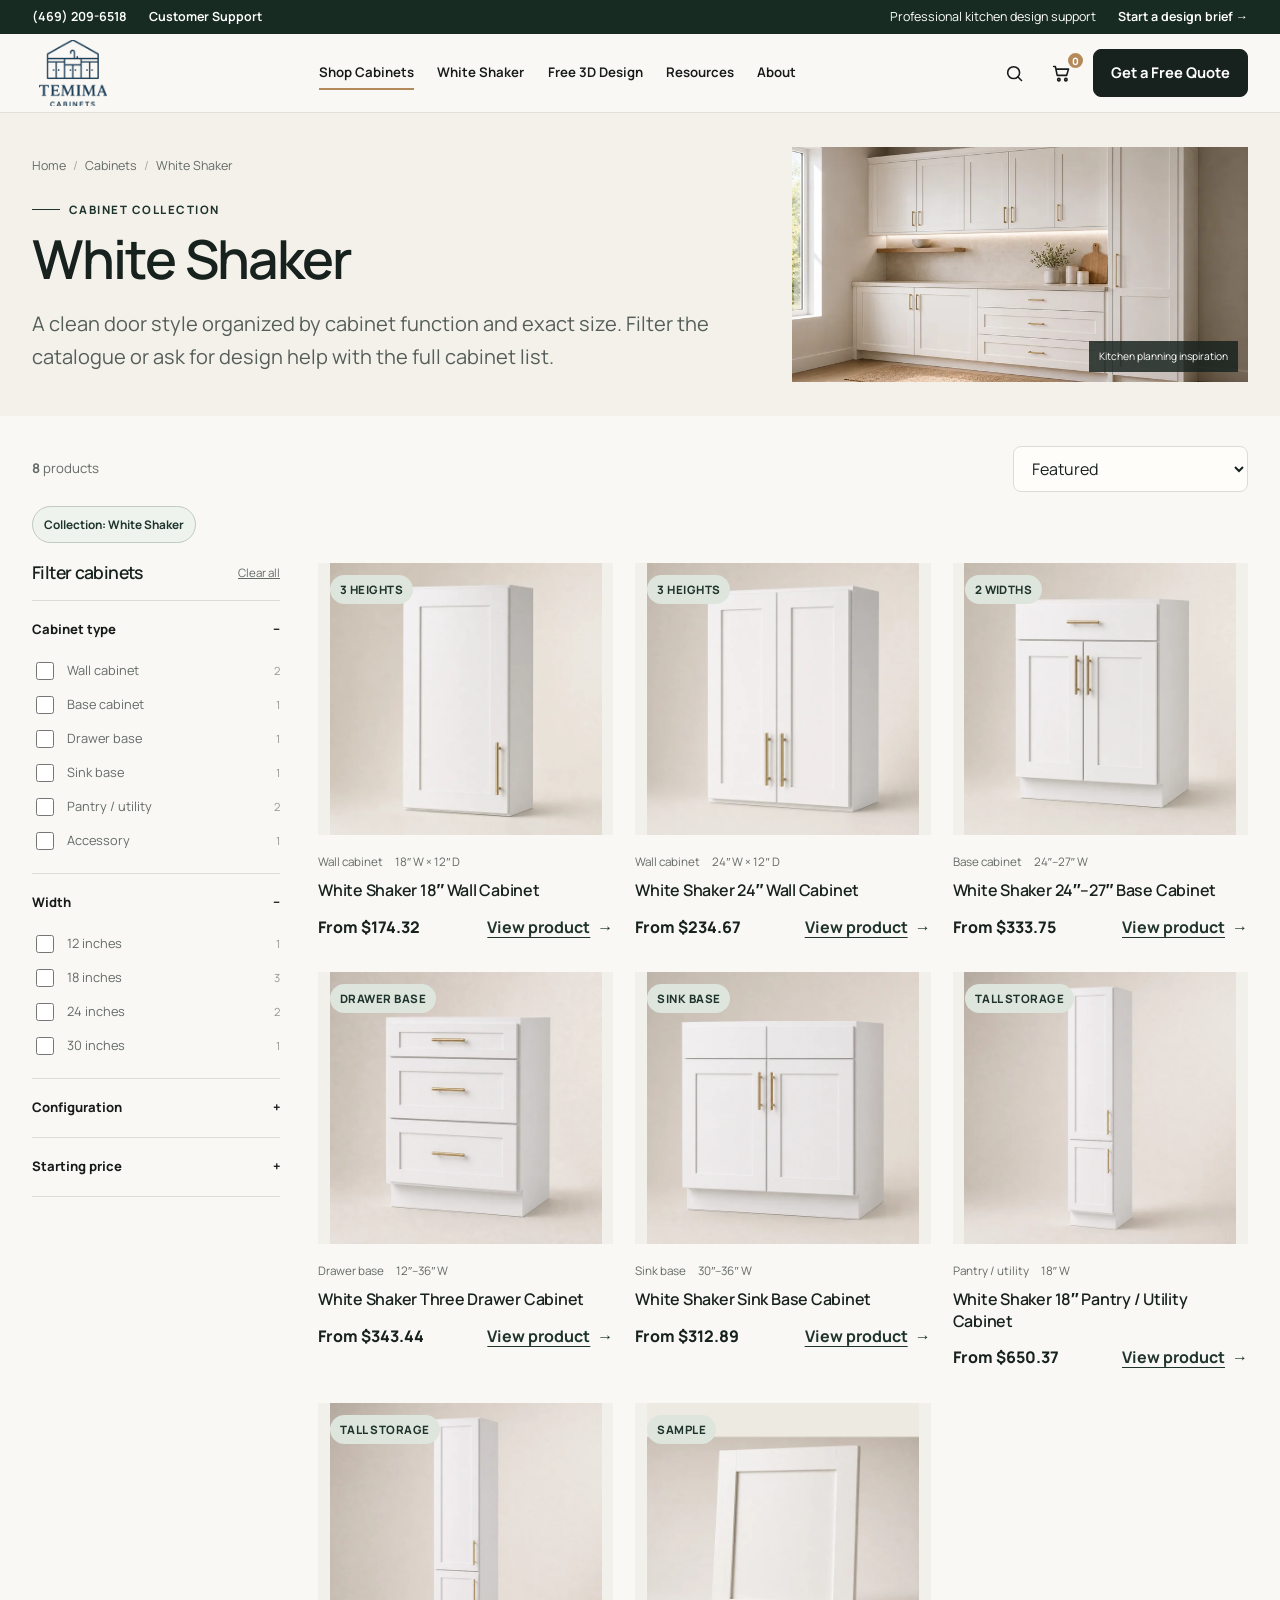
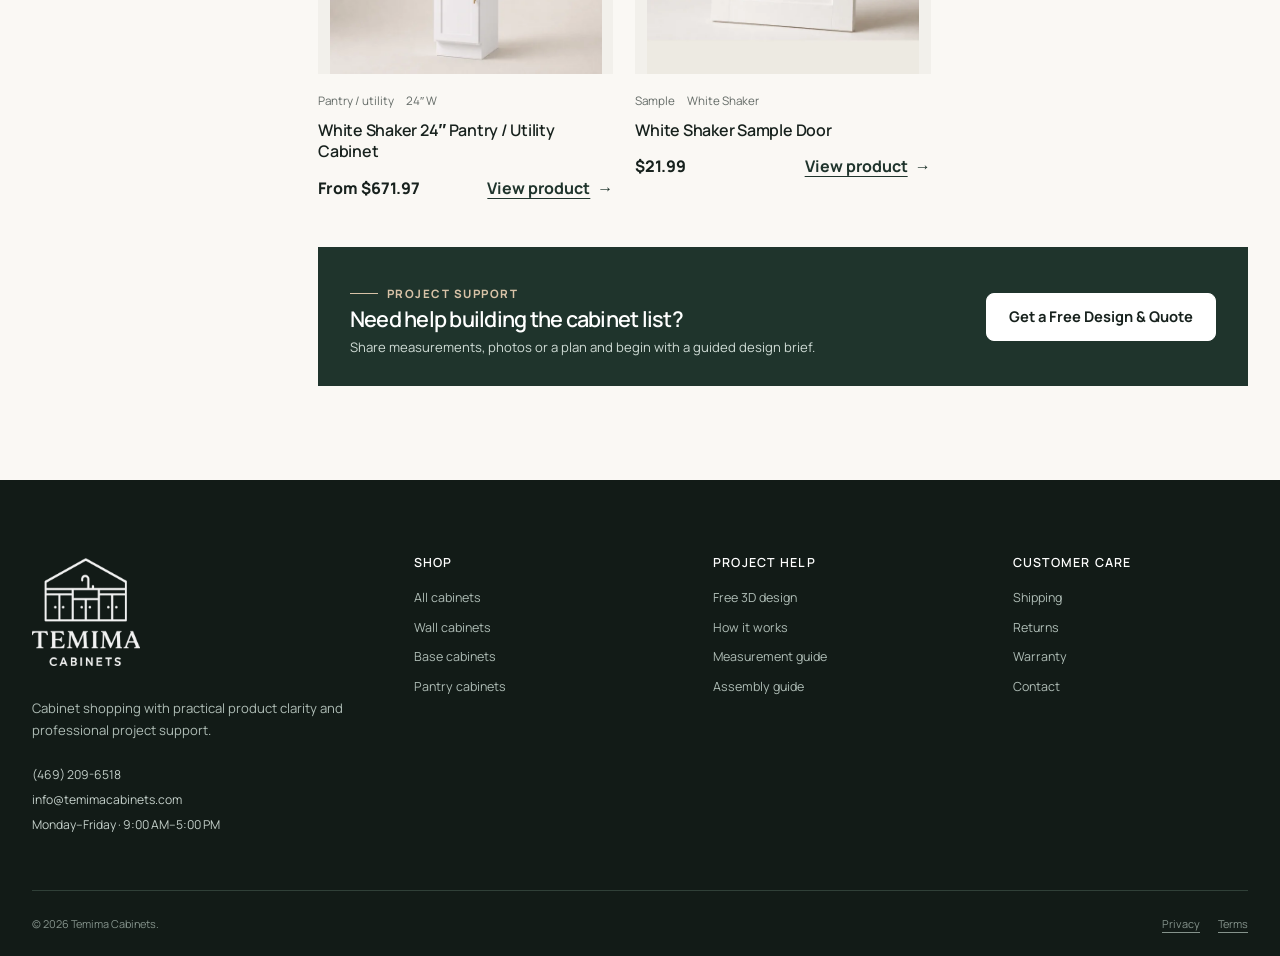
<file: category/index.html>
<!doctype html>
<html lang="en">
<head>
  <meta charset="utf-8"><meta name="viewport" content="width=device-width,initial-scale=1">
  <meta name="description" content="Browse White Shaker wall, base, drawer, sink, pantry and accessory cabinets by type and width.">
  <meta name="robots" content="noindex,nofollow,noarchive"><meta name="theme-color" content="#17342a">
  <title>White Shaker Cabinets — Temima Cabinets</title>
  <link rel="canonical" href="https://cabenit01.vercel.app/category/index.html">
  <meta property="og:site_name" content="Temima Cabinets"><meta property="og:type" content="website">
  <meta property="og:title" content="White Shaker Cabinets — Temima Cabinets">
  <meta property="og:description" content="Browse White Shaker cabinets by type, width and starting price.">
  <meta property="og:url" content="https://cabenit01.vercel.app/category/index.html">
  <meta property="og:image" content="https://cabenit01.vercel.app/assets/images/generated/category/category-white-shaker-run-v2-1600.webp">
  <meta property="og:image:alt" content="Contemporary kitchen featuring premium White Shaker cabinetry"><meta name="twitter:card" content="summary_large_image">
  <link rel="icon" href="../assets/images/favicon.svg" type="image/svg+xml"><link rel="stylesheet" href="../assets/css/styles.css?v=20260718-visuals"><script src="../assets/js/script.js?v=20260718-visuals" defer></script>
  <script type="application/ld+json">{"@context":"https://schema.org","@type":"BreadcrumbList","itemListElement":[{"@type":"ListItem","position":1,"name":"Home","item":"https://cabenit01.vercel.app/"},{"@type":"ListItem","position":2,"name":"Cabinets","item":"https://cabenit01.vercel.app/category/index.html"},{"@type":"ListItem","position":3,"name":"White Shaker"}]}</script>
</head>
<body class="page-category" data-page="category" data-root="../">
  <a class="skip-link" href="#main">Skip to content</a>
  <div class="utility-bar"><div class="container utility-inner"><div class="utility-group"><a href="tel:+14692096518">(469) 209-6518</a><a href="mailto:info@temimacabinets.com">Customer Support</a></div><div class="utility-group"><span>Professional kitchen design support</span><a href="../free-quote/index.html">Start a design brief →</a></div></div></div>
  <header class="site-header" data-header><div class="container header-main"><a class="brand brand-official" href="../index.html" aria-label="Temima Cabinets home"><img src="../assets/images/brand/temima-logo.png" alt="Temima Cabinets" width="692" height="691"></a><nav class="primary-nav" aria-label="Primary navigation"><a href="index.html" aria-current="page">Shop Cabinets</a><a href="index.html">White Shaker</a><a href="../free-quote/index.html">Free 3D Design</a><a href="../resources/index.html">Resources</a><a href="../index.html#about">About</a></nav><div class="header-actions"><button class="icon-button search-button" type="button" aria-label="Open product search" data-search-open><svg class="icon" viewBox="0 0 24 24" aria-hidden="true"><circle cx="11" cy="11" r="6.8"/><path d="m16 16 4 4"/></svg></button><a class="icon-button cart-link" href="../cart/index.html" aria-label="View cart"><svg class="icon" viewBox="0 0 24 24" aria-hidden="true"><path d="M3 4h2l2.1 10.1h10.8L20 7H6"/><circle cx="9" cy="19" r="1.4"/><circle cx="17" cy="19" r="1.4"/></svg><span class="cart-count" data-cart-count>0</span></a><a class="button header-quote" href="../free-quote/index.html">Get a Free Quote</a><button class="icon-button menu-toggle" type="button" aria-label="Open menu" aria-expanded="false" aria-controls="mobile-nav" data-menu-toggle><svg class="icon" viewBox="0 0 24 24" aria-hidden="true"><path d="M4 7h16M4 12h16M4 17h16"/></svg></button></div></div></header>
  <nav class="mobile-nav" id="mobile-nav" aria-label="Mobile navigation" aria-hidden="true" data-mobile-nav><button class="icon-button menu-close" type="button" aria-label="Close menu" data-menu-close><svg class="icon" viewBox="0 0 24 24" aria-hidden="true"><path d="M6 6L18 18M18 6L6 18"/></svg></button><a href="index.html">Shop Cabinets <span>→</span></a><a href="index.html">White Shaker <span>→</span></a><a href="../free-quote/index.html">Free 3D Design <span>→</span></a><a href="../resources/index.html">Resources <span>→</span></a><a href="../index.html#about">About <span>→</span></a><a class="button" href="../free-quote/index.html">Get a Free Quote</a></nav>

  <main id="main">
    <section class="page-hero category-hero"><div class="container category-hero-grid"><div><nav class="breadcrumbs" aria-label="Breadcrumb"><a href="../index.html">Home</a><a href="index.html">Cabinets</a><span aria-current="page">White Shaker</span></nav><span class="eyebrow">Cabinet collection</span><h1>White Shaker</h1><p class="lead">A clean door style organized by cabinet function and exact size. Filter the catalogue or ask for design help with the full cabinet list.</p></div><figure class="category-art"><img src="../assets/images/generated/category/category-white-shaker-run-v2-800.webp" srcset="../assets/images/generated/category/category-white-shaker-run-v2-800.webp 800w, ../assets/images/generated/category/category-white-shaker-run-v2-1600.webp 1600w" sizes="(max-width: 960px) 100vw, 50vw" alt="Contemporary kitchen run with premium White Shaker cabinets, stone counters and warm oak accents" width="800" height="450"><figcaption>Kitchen planning inspiration</figcaption></figure></div></section>

    <section class="shop-workspace" aria-labelledby="shop-title"><div class="container"><h2 class="sr-only" id="shop-title">White Shaker cabinet catalogue</h2>
      <div class="shop-tools"><span class="result-count" aria-live="polite"><strong data-result-count>8</strong> products</span><div class="shop-control-group"><button class="control-button" type="button" aria-haspopup="dialog" data-filter-open><svg class="icon" viewBox="0 0 24 24" aria-hidden="true"><path d="M4 6h16M7 12h10M10 18h4"/></svg> Filters <span data-filter-total></span></button><label class="sr-only" for="sort">Sort products</label><select class="sort-select" id="sort" data-sort><option value="featured">Featured</option><option value="price-asc">Price: low to high</option><option value="price-desc">Price: high to low</option><option value="width-asc">Width: narrow to wide</option></select></div></div>
      <div class="active-filters" data-active-filters><span class="filter-chip" data-default-chip>Collection: White Shaker</span></div>
      <div class="shop-layout">
        <aside class="filter-sidebar" aria-label="Product filters"><div class="filter-head"><h2>Filter cabinets</h2><button class="clear-filters" type="button" data-clear-filters>Clear all</button></div>
          <details class="filter-group" open><summary>Cabinet type</summary><div class="filter-options"><label class="filter-check"><input type="checkbox" value="wall" data-filter="type"><span>Wall cabinet</span><span>2</span></label><label class="filter-check"><input type="checkbox" value="base" data-filter="type"><span>Base cabinet</span><span>1</span></label><label class="filter-check"><input type="checkbox" value="drawer" data-filter="type"><span>Drawer base</span><span>1</span></label><label class="filter-check"><input type="checkbox" value="sink" data-filter="type"><span>Sink base</span><span>1</span></label><label class="filter-check"><input type="checkbox" value="tall" data-filter="type"><span>Pantry / utility</span><span>2</span></label><label class="filter-check"><input type="checkbox" value="accessory" data-filter="type"><span>Accessory</span><span>1</span></label></div></details>
          <details class="filter-group" open><summary>Width</summary><div class="filter-options"><label class="filter-check"><input type="checkbox" value="12" data-filter="width"><span>12 inches</span><span>1</span></label><label class="filter-check"><input type="checkbox" value="18" data-filter="width"><span>18 inches</span><span>3</span></label><label class="filter-check"><input type="checkbox" value="24" data-filter="width"><span>24 inches</span><span>2</span></label><label class="filter-check"><input type="checkbox" value="30" data-filter="width"><span>30 inches</span><span>1</span></label></div></details>
          <details class="filter-group"><summary>Configuration</summary><div class="filter-options"><label class="filter-check"><input type="checkbox" value="door" data-filter="config"><span>Door cabinet</span><span>5</span></label><label class="filter-check"><input type="checkbox" value="drawer" data-filter="config"><span>Drawer cabinet</span><span>1</span></label><label class="filter-check"><input type="checkbox" value="sink" data-filter="config"><span>Sink base</span><span>1</span></label><label class="filter-check"><input type="checkbox" value="sample" data-filter="config"><span>Sample</span><span>1</span></label></div></details>
          <details class="filter-group"><summary>Starting price</summary><div class="filter-options"><label class="filter-check"><input type="checkbox" value="under-250" data-filter="price"><span>Under $250</span><span>3</span></label><label class="filter-check"><input type="checkbox" value="250-500" data-filter="price"><span>$250–$500</span><span>3</span></label><label class="filter-check"><input type="checkbox" value="over-500" data-filter="price"><span>Over $500</span><span>2</span></label></div></details>
        </aside>
        <div class="shop-products"><div class="product-grid" data-product-grid>
          <article class="product-card" data-product-card data-type="wall" data-width="18" data-config="door" data-price="174.32" data-name="White Shaker 18-inch Wall Cabinet" data-image="../assets/images/generated/products/white-shaker-wall-cabinet-v2-600.webp"><div class="product-media"><img src="../assets/images/generated/products/white-shaker-wall-cabinet-v2-600.webp" srcset="../assets/images/generated/products/white-shaker-wall-cabinet-v2-600.webp 600w, ../assets/images/generated/products/white-shaker-wall-cabinet-v2-1024.webp 1024w" sizes="(max-width: 700px) 50vw, (max-width: 1180px) 50vw, 26vw" alt="White Shaker 18-inch wall cabinet" width="600" height="600"><span class="tag product-badge">3 heights</span><button class="button button-light quick-view" type="button" data-quick-view>Quick view</button></div><div class="product-meta"><span>Wall cabinet</span><span>18″ W × 12″ D</span></div><h3><a href="../product/index.html">White Shaker 18″ Wall Cabinet</a></h3><div class="product-actions"><span class="price">From $174.32</span><a class="text-link" href="../product/index.html">View product</a></div></article>
          <article class="product-card" data-product-card data-type="wall" data-width="24" data-config="door" data-price="234.67" data-name="White Shaker 24-inch Wall Cabinet" data-image="../assets/images/generated/products/white-shaker-wall-24-cabinet-v2-600.webp"><div class="product-media"><img src="../assets/images/generated/products/white-shaker-wall-24-cabinet-v2-600.webp" srcset="../assets/images/generated/products/white-shaker-wall-24-cabinet-v2-600.webp 600w, ../assets/images/generated/products/white-shaker-wall-24-cabinet-v2-1024.webp 1024w" sizes="(max-width: 700px) 50vw, (max-width: 1180px) 50vw, 26vw" alt="White Shaker 24-inch wall cabinet" width="600" height="600"><span class="tag product-badge">3 heights</span><button class="button button-light quick-view" type="button" data-quick-view>Quick view</button></div><div class="product-meta"><span>Wall cabinet</span><span>24″ W × 12″ D</span></div><h3><a href="../product/index.html">White Shaker 24″ Wall Cabinet</a></h3><div class="product-actions"><span class="price">From $234.67</span><a class="text-link" href="../product/index.html">View product</a></div></article>
          <article class="product-card" data-product-card data-type="base" data-width="24" data-config="door" data-price="333.75" data-name="White Shaker 24–27-inch Base Cabinet" data-image="../assets/images/generated/products/white-shaker-base-cabinet-v2-600.webp"><div class="product-media"><img src="../assets/images/generated/products/white-shaker-base-cabinet-v2-600.webp" srcset="../assets/images/generated/products/white-shaker-base-cabinet-v2-600.webp 600w, ../assets/images/generated/products/white-shaker-base-cabinet-v2-1024.webp 1024w" sizes="(max-width: 700px) 50vw, (max-width: 1180px) 50vw, 26vw" alt="White Shaker 24 to 27-inch base cabinet" width="600" height="600" loading="lazy"><span class="tag product-badge">2 widths</span><button class="button button-light quick-view" type="button" data-quick-view>Quick view</button></div><div class="product-meta"><span>Base cabinet</span><span>24″–27″ W</span></div><h3><a href="../product/index.html">White Shaker 24″–27″ Base Cabinet</a></h3><div class="product-actions"><span class="price">From $333.75</span><a class="text-link" href="../product/index.html">View product</a></div></article>
          <article class="product-card" data-product-card data-type="drawer" data-width="12" data-config="drawer" data-price="343.44" data-name="White Shaker 12–36-inch Three Drawer Cabinet" data-image="../assets/images/generated/products/white-shaker-drawer-base-v2-600.webp"><div class="product-media"><img src="../assets/images/generated/products/white-shaker-drawer-base-v2-600.webp" srcset="../assets/images/generated/products/white-shaker-drawer-base-v2-600.webp 600w, ../assets/images/generated/products/white-shaker-drawer-base-v2-1024.webp 1024w" sizes="(max-width: 700px) 50vw, (max-width: 1180px) 50vw, 26vw" alt="White Shaker three-drawer base cabinet" width="600" height="600" loading="lazy"><span class="tag product-badge">Drawer base</span><button class="button button-light quick-view" type="button" data-quick-view>Quick view</button></div><div class="product-meta"><span>Drawer base</span><span>12″–36″ W</span></div><h3><a href="../product/index.html">White Shaker Three Drawer Cabinet</a></h3><div class="product-actions"><span class="price">From $343.44</span><a class="text-link" href="../product/index.html">View product</a></div></article>
          <article class="product-card" data-product-card data-type="sink" data-width="30" data-config="sink" data-price="312.89" data-name="White Shaker 30–36-inch Sink Base Cabinet" data-image="../assets/images/generated/products/white-shaker-sink-base-v2-600.webp"><div class="product-media"><img src="../assets/images/generated/products/white-shaker-sink-base-v2-600.webp" srcset="../assets/images/generated/products/white-shaker-sink-base-v2-600.webp 600w, ../assets/images/generated/products/white-shaker-sink-base-v2-1024.webp 1024w" sizes="(max-width: 700px) 50vw, (max-width: 1180px) 50vw, 26vw" alt="White Shaker sink base cabinet" width="600" height="600" loading="lazy"><span class="tag product-badge">Sink base</span><button class="button button-light quick-view" type="button" data-quick-view>Quick view</button></div><div class="product-meta"><span>Sink base</span><span>30″–36″ W</span></div><h3><a href="../product/index.html">White Shaker Sink Base Cabinet</a></h3><div class="product-actions"><span class="price">From $312.89</span><a class="text-link" href="../product/index.html">View product</a></div></article>
          <article class="product-card" data-product-card data-type="tall" data-width="18" data-config="door" data-price="650.37" data-name="White Shaker 18-inch Pantry / Utility Cabinet" data-image="../assets/images/generated/products/white-shaker-pantry-cabinet-v2-600.webp"><div class="product-media"><img src="../assets/images/generated/products/white-shaker-pantry-cabinet-v2-600.webp" srcset="../assets/images/generated/products/white-shaker-pantry-cabinet-v2-600.webp 600w, ../assets/images/generated/products/white-shaker-pantry-cabinet-v2-1024.webp 1024w" sizes="(max-width: 700px) 50vw, (max-width: 1180px) 50vw, 26vw" alt="White Shaker 18-inch pantry cabinet" width="600" height="600" loading="lazy"><span class="tag product-badge">Tall storage</span><button class="button button-light quick-view" type="button" data-quick-view>Quick view</button></div><div class="product-meta"><span>Pantry / utility</span><span>18″ W</span></div><h3><a href="../product/index.html">White Shaker 18″ Pantry / Utility Cabinet</a></h3><div class="product-actions"><span class="price">From $650.37</span><a class="text-link" href="../product/index.html">View product</a></div></article>
          <article class="product-card" data-product-card data-type="tall" data-width="24" data-config="door" data-price="671.97" data-name="White Shaker 24-inch Pantry / Utility Cabinet" data-image="../assets/images/generated/products/white-shaker-pantry-cabinet-v2-600.webp"><div class="product-media"><img src="../assets/images/generated/products/white-shaker-pantry-cabinet-v2-600.webp" srcset="../assets/images/generated/products/white-shaker-pantry-cabinet-v2-600.webp 600w, ../assets/images/generated/products/white-shaker-pantry-cabinet-v2-1024.webp 1024w" sizes="(max-width: 700px) 50vw, (max-width: 1180px) 50vw, 26vw" alt="White Shaker 24-inch pantry cabinet" width="600" height="600" loading="lazy"><span class="tag product-badge">Tall storage</span><button class="button button-light quick-view" type="button" data-quick-view>Quick view</button></div><div class="product-meta"><span>Pantry / utility</span><span>24″ W</span></div><h3><a href="../product/index.html">White Shaker 24″ Pantry / Utility Cabinet</a></h3><div class="product-actions"><span class="price">From $671.97</span><a class="text-link" href="../product/index.html">View product</a></div></article>
          <article class="product-card" data-product-card data-type="accessory" data-width="18" data-config="sample" data-price="21.99" data-name="White Shaker Sample Door" data-image="../assets/images/generated/products/white-shaker-sample-door-v2-600.webp"><div class="product-media"><img src="../assets/images/generated/products/white-shaker-sample-door-v2-600.webp" srcset="../assets/images/generated/products/white-shaker-sample-door-v2-600.webp 600w, ../assets/images/generated/products/white-shaker-sample-door-v2-1024.webp 1024w" sizes="(max-width: 700px) 50vw, (max-width: 1180px) 50vw, 26vw" alt="White Shaker sample door" width="600" height="600" loading="lazy"><span class="tag product-badge">Sample</span><button class="button button-light quick-view" type="button" data-quick-view>Quick view</button></div><div class="product-meta"><span>Sample</span><span>White Shaker</span></div><h3><a href="../product/index.html">White Shaker Sample Door</a></h3><div class="product-actions"><span class="price">$21.99</span><a class="text-link" href="../product/index.html">View product</a></div></article>
        </div><p class="hidden center lead no-results" role="status" data-no-results>No products match those filters. Clear a filter or ask for design help.</p>
          <div class="support-banner"><div><span class="eyebrow">Project support</span><h2>Need help building the cabinet list?</h2><p>Share measurements, photos or a plan and begin with a guided design brief.</p></div><a class="button button-light" href="../free-quote/index.html">Get a Free Design &amp; Quote</a></div>
        </div>
      </div>
    </div></section>
  </main>

  <footer class="site-footer"><div class="container footer-main"><div class="footer-brand"><a class="brand brand-official" href="../index.html"><img src="../assets/images/brand/temima-logo.png" alt="Temima Cabinets" width="692" height="691" loading="lazy"></a><p>Cabinet shopping with practical product clarity and professional project support.</p><address class="footer-contact"><a href="tel:+14692096518">(469) 209-6518</a><a href="mailto:info@temimacabinets.com">info@temimacabinets.com</a><span>Monday–Friday · 9:00 AM–5:00 PM</span></address></div><div class="footer-col"><h2>Shop</h2><a href="index.html">All cabinets</a><a href="index.html?type=wall">Wall cabinets</a><a href="index.html?type=base">Base cabinets</a><a href="index.html?type=tall">Pantry cabinets</a></div><div class="footer-col"><h2>Project help</h2><a href="../free-quote/index.html">Free 3D design</a><a href="../index.html#resources">How it works</a><a href="../resources/index.html#measurement">Measurement guide</a><a href="../resources/index.html#assembly">Assembly guide</a></div><div class="footer-col"><h2>Customer care</h2><a href="../resources/index.html#shipping">Shipping</a><a href="../resources/index.html#returns">Returns</a><a href="../resources/index.html#warranty">Warranty</a><a href="../resources/index.html#contact">Contact</a></div></div><div class="container footer-bottom"><span>© 2026 Temima Cabinets.</span><div><a href="../resources/index.html#privacy">Privacy</a><a href="../resources/index.html#terms">Terms</a></div></div></footer>

  <div class="filter-drawer" role="dialog" aria-modal="true" aria-labelledby="filter-title" aria-hidden="true" data-filter-drawer><aside class="filter-drawer-panel"><div class="filter-head"><h2 id="filter-title">Filter cabinets</h2><button class="icon-button" type="button" aria-label="Close filters" data-filter-close>×</button></div><details class="filter-group" open><summary>Cabinet type</summary><div class="filter-options"><label class="filter-check"><input type="checkbox" value="wall" data-mobile-filter="type"><span>Wall cabinet</span></label><label class="filter-check"><input type="checkbox" value="base" data-mobile-filter="type"><span>Base cabinet</span></label><label class="filter-check"><input type="checkbox" value="drawer" data-mobile-filter="type"><span>Drawer base</span></label><label class="filter-check"><input type="checkbox" value="sink" data-mobile-filter="type"><span>Sink base</span></label><label class="filter-check"><input type="checkbox" value="tall" data-mobile-filter="type"><span>Pantry / utility</span></label><label class="filter-check"><input type="checkbox" value="accessory" data-mobile-filter="type"><span>Accessory</span></label></div></details><details class="filter-group" open><summary>Width</summary><div class="filter-options"><label class="filter-check"><input type="checkbox" value="12" data-mobile-filter="width"><span>12 inches</span></label><label class="filter-check"><input type="checkbox" value="18" data-mobile-filter="width"><span>18 inches</span></label><label class="filter-check"><input type="checkbox" value="24" data-mobile-filter="width"><span>24 inches</span></label><label class="filter-check"><input type="checkbox" value="30" data-mobile-filter="width"><span>30 inches</span></label></div></details><div class="filter-drawer-actions"><button class="button button-outline" type="button" data-clear-filters>Clear all</button><button class="button" type="button" data-filter-apply>Show products</button></div></aside></div>
  <div class="search-panel" role="dialog" aria-modal="true" aria-labelledby="search-title" aria-hidden="true" data-search-panel><div class="search-box"><div class="search-box-head"><div><span class="eyebrow">Product finder</span><h2 id="search-title">Search cabinets</h2></div><button class="icon-button" type="button" aria-label="Close search" data-search-close>×</button></div><form class="search-input-wrap" role="search" data-search-form><label class="sr-only" for="site-search">Search product name, type or size</label><input id="site-search" type="search" placeholder="Try “18 inch wall cabinet”" autocomplete="off" role="combobox" aria-autocomplete="list" aria-expanded="false" aria-controls="search-results" data-search-input><button class="button" type="submit">Search</button></form><p class="search-hint">Search by product type, width or product name.</p><div class="search-suggestions" id="search-results" role="listbox" aria-label="Product suggestions" data-search-results></div></div></div>
  <div class="modal" role="dialog" aria-modal="true" aria-labelledby="quick-title" aria-hidden="true" data-quick-modal><div class="modal-dialog"><button class="icon-button modal-close" type="button" aria-label="Close quick view" data-modal-close>×</button><div class="quick-modal-content"><div class="quick-modal-media"><img src="../assets/images/generated/products/white-shaker-wall-cabinet-v2-600.webp" alt="" width="600" height="600" data-quick-image></div><div class="quick-modal-copy"><span class="eyebrow">Quick view</span><h2 id="quick-title" data-quick-name>Cabinet</h2><p>Review the cabinet type and starting price here, then choose an exact size on the product page.</p><p class="product-price" data-quick-price>From $0.00</p><a class="button button-wide" href="../product/index.html">Choose a size</a></div></div></div></div>
  <div class="toast" role="status" aria-live="polite" aria-atomic="true" data-toast></div>
</body>
</html>
</file>
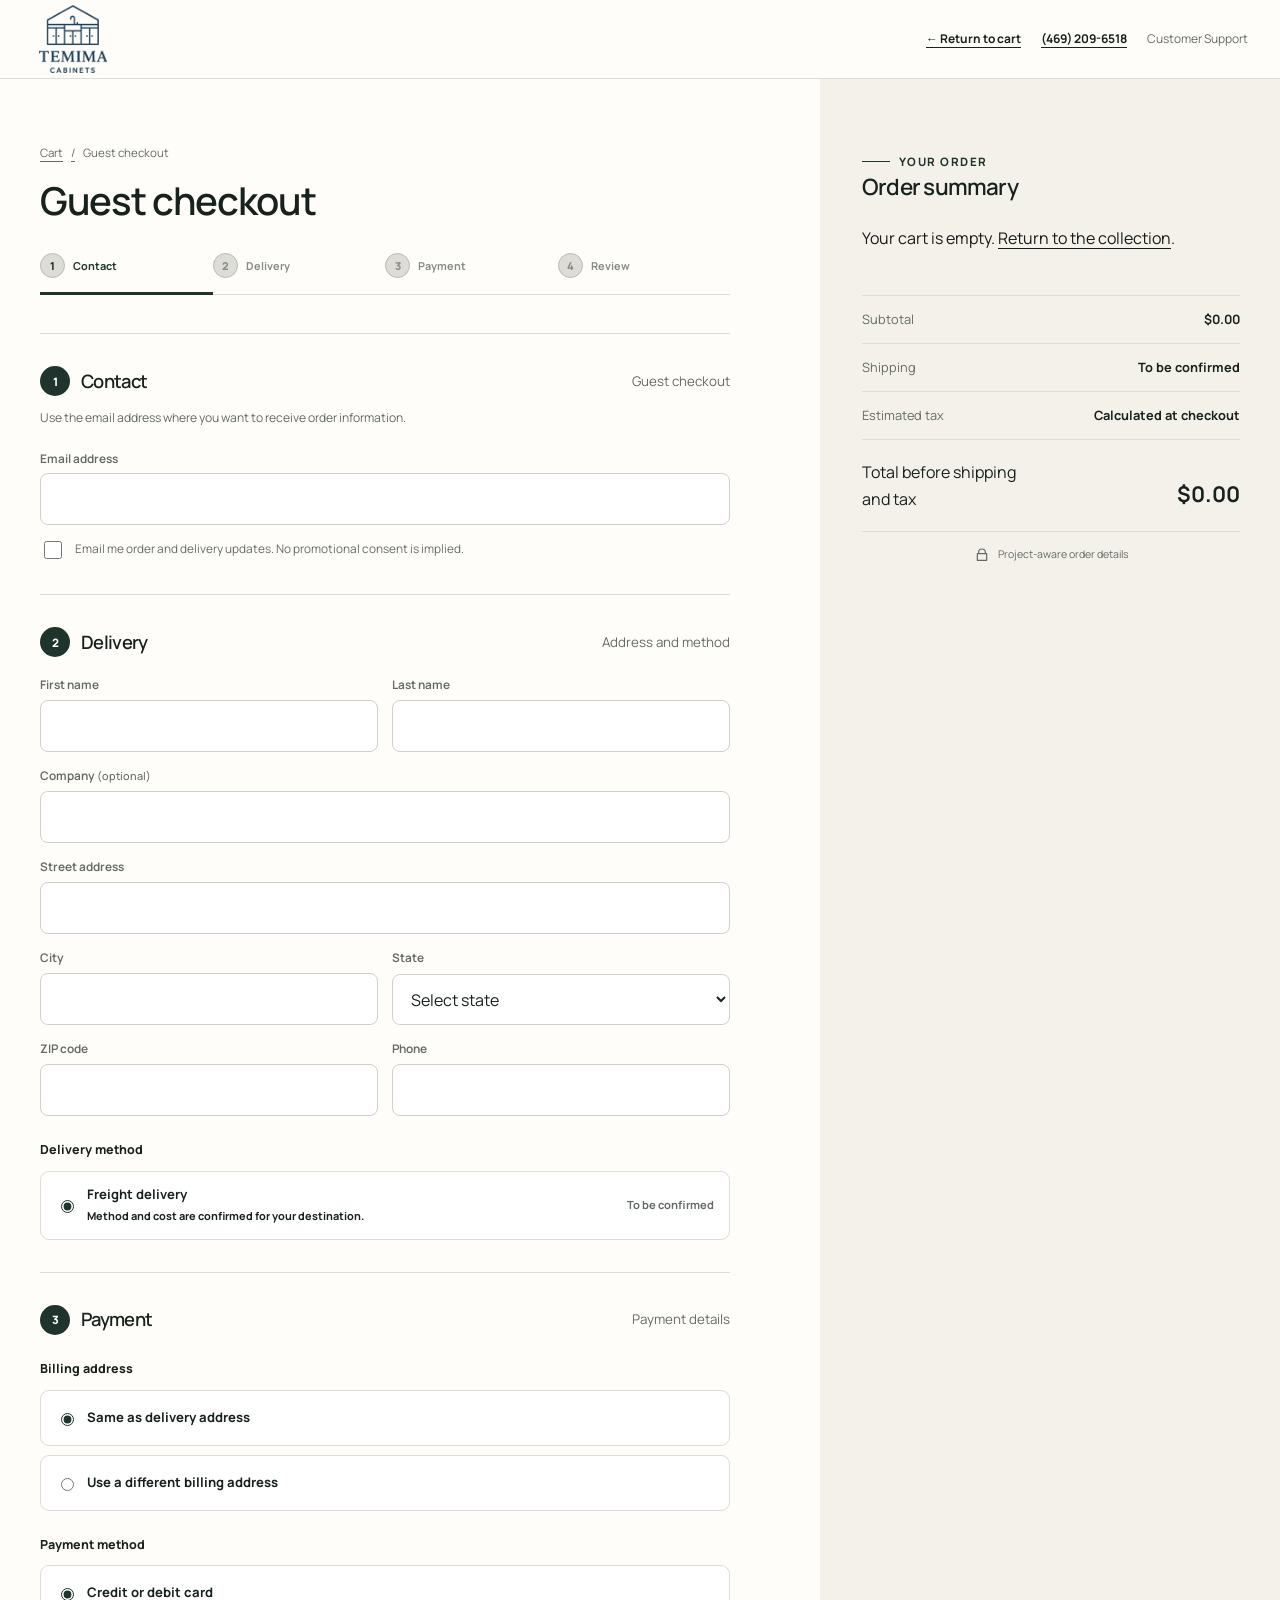
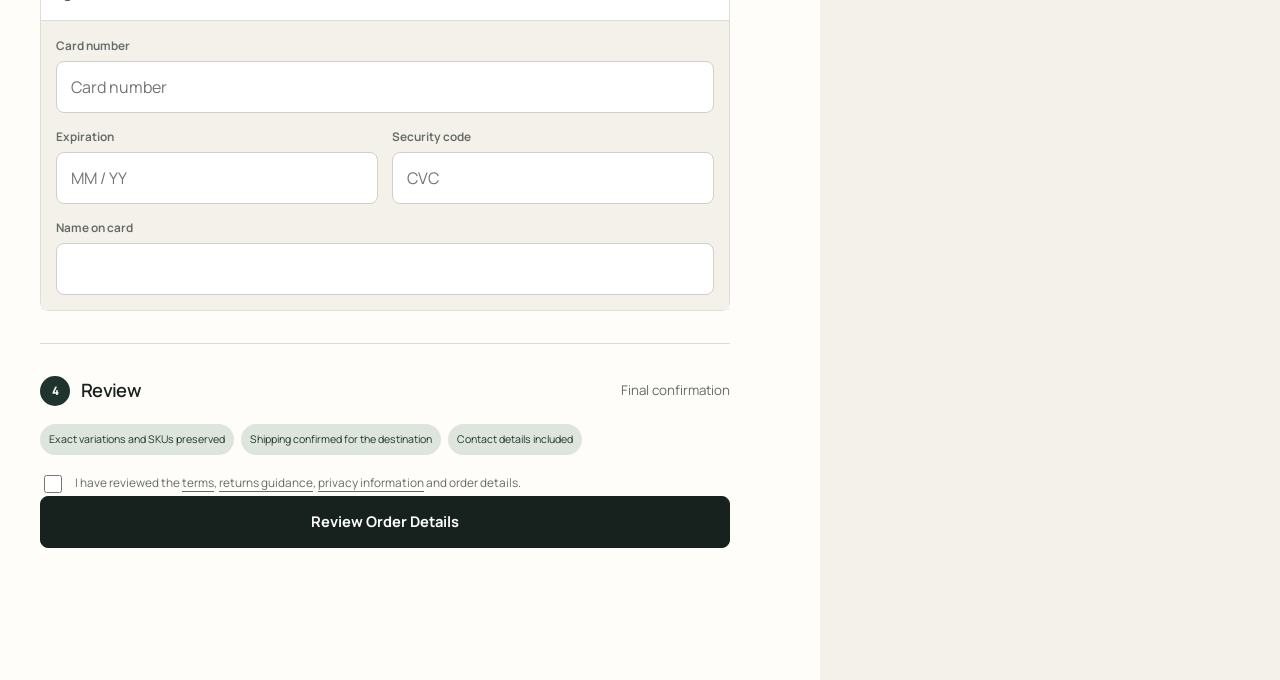
<file: checkout/index.html>
<!doctype html>
<html lang="en">
<head>
  <meta charset="utf-8"><meta name="viewport" content="width=device-width,initial-scale=1">
  <meta name="description" content="Focused Temima Cabinets guest checkout with clear contact, delivery, payment and review steps.">
  <meta name="robots" content="noindex,nofollow,noarchive"><meta name="theme-color" content="#17342a">
  <title>Guest Checkout — Temima Cabinets</title>
  <link rel="canonical" href="https://cabenit01.vercel.app/checkout/index.html">
  <meta property="og:site_name" content="Temima Cabinets"><meta property="og:type" content="website">
  <meta property="og:title" content="Guest Checkout — Temima Cabinets">
  <meta property="og:description" content="Review contact, delivery, payment and cabinet order details in one focused checkout.">
  <meta property="og:url" content="https://cabenit01.vercel.app/checkout/index.html">
  <meta property="og:image" content="https://cabenit01.vercel.app/assets/images/generated/home-hero/home-hero-white-shaker-v2-1600.webp">
  <meta property="og:image:alt" content="Contemporary kitchen with premium White Shaker cabinetry"><meta name="twitter:card" content="summary_large_image">
  <link rel="icon" href="../assets/images/favicon.svg" type="image/svg+xml"><link rel="stylesheet" href="../assets/css/styles.css?v=20260718-visuals"><script src="../assets/js/script.js?v=20260718-visuals" defer></script>
  <script type="application/ld+json">{"@context":"https://schema.org","@type":"BreadcrumbList","itemListElement":[{"@type":"ListItem","position":1,"name":"Cart","item":"https://cabenit01.vercel.app/cart/index.html"},{"@type":"ListItem","position":2,"name":"Guest checkout"}]}</script>
</head>
<body class="page-checkout" data-page="checkout" data-root="../">
  <a class="skip-link" href="#main">Skip to checkout</a>
  <header class="checkout-header"><div class="container checkout-header-inner"><a class="brand brand-official" href="../index.html" aria-label="Temima Cabinets home"><img src="../assets/images/brand/temima-logo.png" alt="Temima Cabinets" width="692" height="691"></a><div class="checkout-help"><a href="../cart/index.html">← Return to cart</a><span><a href="tel:+14692096518">(469) 209-6518</a></span><span class="secure-label">Customer Support</span></div></div></header>
  <main id="main" class="checkout-page">
    <button class="mobile-summary-toggle" type="button" aria-expanded="false" aria-controls="mobile-order-summary" data-summary-toggle><span>Show order summary</span><strong data-mobile-checkout-total>$0.00</strong></button>
    <div class="checkout-layout" data-checkout-layout>
      <div class="checkout-form-side"><nav class="checkout-breadcrumb" aria-label="Checkout"><a href="../cart/index.html">Cart</a><span>Guest checkout</span></nav><h1>Guest checkout</h1>
        <ol class="checkout-progress" aria-label="Checkout progress">
          <li class="is-active" aria-current="step" data-checkout-progress="1"><span>1</span><strong>Contact</strong></li>
          <li data-checkout-progress="2"><span>2</span><strong>Delivery</strong></li>
          <li data-checkout-progress="3"><span>3</span><strong>Payment</strong></li>
          <li data-checkout-progress="4"><span>4</span><strong>Review</strong></li>
        </ol>
        <div class="checkout-error" role="alert" aria-live="assertive" data-checkout-error>Please review the highlighted fields.</div>
        <form novalidate data-checkout-form>
          <section class="checkout-section" data-checkout-step="1"><div class="checkout-section-head"><div><span class="checkout-step-number">1</span><h2>Contact</h2></div><small>Guest checkout</small></div><p class="checkout-section-intro">Use the email address where you want to receive order information.</p><div class="checkout-grid"><div class="checkout-field checkout-field-full"><label for="checkout-email">Email address</label><input id="checkout-email" name="email" type="email" autocomplete="email" inputmode="email" required></div><label class="consent checkout-field-full"><input type="checkbox" name="updates"><span>Email me order and delivery updates. No promotional consent is implied.</span></label></div></section>

          <section class="checkout-section" data-checkout-step="2"><div class="checkout-section-head"><div><span class="checkout-step-number">2</span><h2>Delivery</h2></div><small>Address and method</small></div><div class="checkout-grid"><div class="checkout-field"><label for="first-name">First name</label><input id="first-name" name="firstName" autocomplete="shipping given-name" required></div><div class="checkout-field"><label for="last-name">Last name</label><input id="last-name" name="lastName" autocomplete="shipping family-name" required></div><div class="checkout-field checkout-field-full"><label for="company">Company <span class="optional">(optional)</span></label><input id="company" name="company" autocomplete="shipping organization"></div><div class="checkout-field checkout-field-full"><label for="address">Street address</label><input id="address" name="address" autocomplete="shipping street-address" required></div><div class="checkout-field"><label for="city">City</label><input id="city" name="city" autocomplete="shipping address-level2" required></div><div class="checkout-field"><label for="state">State</label><select id="state" name="state" autocomplete="shipping address-level1" required><option value="">Select state</option><option value="FL">Florida</option><option value="GA">Georgia</option><option value="NY">New York</option><option value="NJ">New Jersey</option><option value="TX">Texas</option><option value="CA">California</option></select></div><div class="checkout-field"><label for="checkout-zip">ZIP code</label><input id="checkout-zip" name="zip" autocomplete="shipping postal-code" inputmode="numeric" maxlength="10" required></div><div class="checkout-field"><label for="checkout-phone">Phone</label><input id="checkout-phone" name="phone" type="tel" autocomplete="tel" inputmode="tel" required></div></div>
            <fieldset class="checkout-fieldset"><legend>Delivery method</legend><div class="payment-methods"><div class="payment-method is-active"><label><input type="radio" name="shippingMethod" value="freight" checked><span><strong>Freight delivery</strong><br><small>Method and cost are confirmed for your destination.</small></span><strong class="method-price">To be confirmed</strong></label></div></div></fieldset>
          </section>

          <section class="checkout-section" data-checkout-step="3"><div class="checkout-section-head"><div><span class="checkout-step-number">3</span><h2>Payment</h2></div><small>Payment details</small></div>
            <fieldset class="checkout-fieldset"><legend>Billing address</legend><div class="payment-methods"><div class="payment-method"><label><input type="radio" name="billingAddress" value="same" checked><span>Same as delivery address</span></label></div><div class="payment-method"><label><input type="radio" name="billingAddress" value="different"><span>Use a different billing address</span></label></div></div></fieldset>
            <fieldset class="checkout-fieldset"><legend>Payment method</legend><div class="payment-methods"><div class="payment-method is-active" data-payment-method><label><input type="radio" name="paymentMethod" value="card" checked><span>Credit or debit card</span></label><div class="payment-fields"><div class="checkout-grid"><div class="checkout-field checkout-field-full"><label for="card-number">Card number</label><input id="card-number" name="cardNumber" inputmode="numeric" autocomplete="cc-number" placeholder="Card number" maxlength="19" required></div><div class="checkout-field"><label for="card-expiry">Expiration</label><input id="card-expiry" name="cardExpiry" inputmode="numeric" autocomplete="cc-exp" placeholder="MM / YY" maxlength="7" required></div><div class="checkout-field"><label for="card-cvc">Security code</label><input id="card-cvc" name="cardCvc" inputmode="numeric" autocomplete="cc-csc" placeholder="CVC" maxlength="4" required></div><div class="checkout-field checkout-field-full"><label for="card-name">Name on card</label><input id="card-name" name="cardName" autocomplete="cc-name" required></div></div></div></div></div></fieldset>
          </section>

          <section class="checkout-section checkout-review-section" data-checkout-step="4"><div class="checkout-section-head"><div><span class="checkout-step-number">4</span><h2>Review</h2></div><small>Final confirmation</small></div><div class="review-cues"><span>Exact variations and SKUs preserved</span><span>Shipping confirmed for the destination</span><span>Contact details included</span></div><label class="consent"><input type="checkbox" name="terms" required><span>I have reviewed the <a href="../resources/index.html#terms">terms</a>, <a href="../resources/index.html#returns">returns guidance</a>, <a href="../resources/index.html#privacy">privacy information</a> and order details.</span></label><button class="button button-wide button-large" type="submit" data-place-order>Review Order Details</button></section>
        </form>
      </div>
      <aside class="checkout-summary-side" id="mobile-order-summary" data-checkout-summary-side><div class="checkout-order-summary"><span class="eyebrow">Your order</span><h2>Order summary</h2><div class="checkout-items" data-checkout-items></div><div class="summary-rows"><div class="summary-row"><span>Subtotal</span><strong data-checkout-subtotal>$0.00</strong></div><div class="summary-row"><span>Shipping</span><strong data-checkout-shipping>To be confirmed</strong></div><div class="summary-row"><span>Estimated tax</span><strong>Calculated at checkout</strong></div><div class="summary-row summary-total"><span>Total before shipping and tax</span><strong data-checkout-total>$0.00</strong></div></div><div class="checkout-cues"><svg class="icon" viewBox="0 0 24 24" aria-hidden="true"><path d="M7 10V8a5 5 0 0 1 10 0v2M5 10h14v10H5z"/></svg><span>Project-aware order details</span></div></div></aside>
    </div>
    <section class="order-confirmation" tabindex="-1" data-order-confirmation><div class="confirmation-card"><span class="success-icon" aria-hidden="true">✓</span><span class="eyebrow">Details reviewed</span><h1>Thank you, <span data-confirmation-name>customer</span>.</h1><p>Your checkout details are organized for final confirmation.</p><div class="confirmation-grid"><div><span>Reference number</span><strong data-confirmation-order>TC-ORDER-00000</strong></div><div><span>Email address</span><strong data-confirmation-email>—</strong></div><div><span>Next step</span><strong>Order and freight confirmation</strong></div></div><p>Review shipping, tax, payment and order details with Customer Support before purchase.</p><a class="button" href="../index.html">Return Home</a></div></section>
  </main>
</body>
</html>
</file>
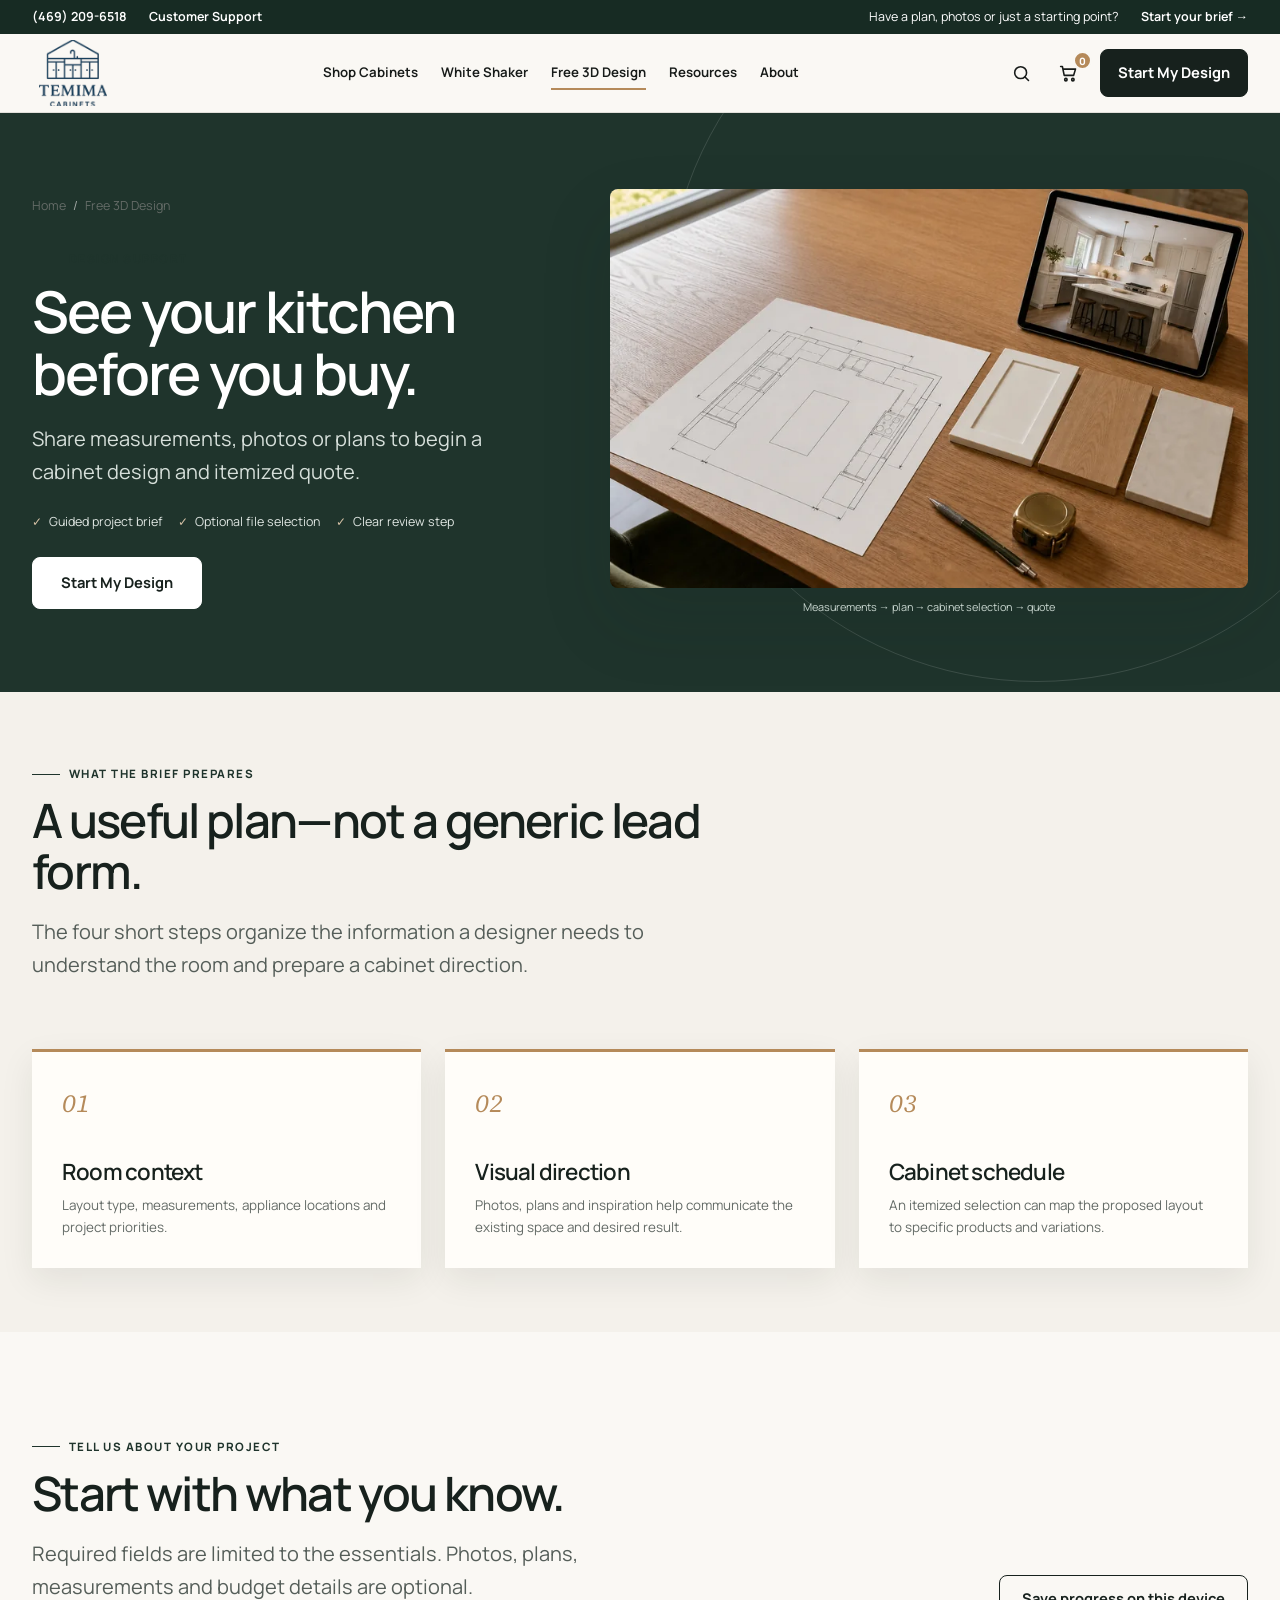
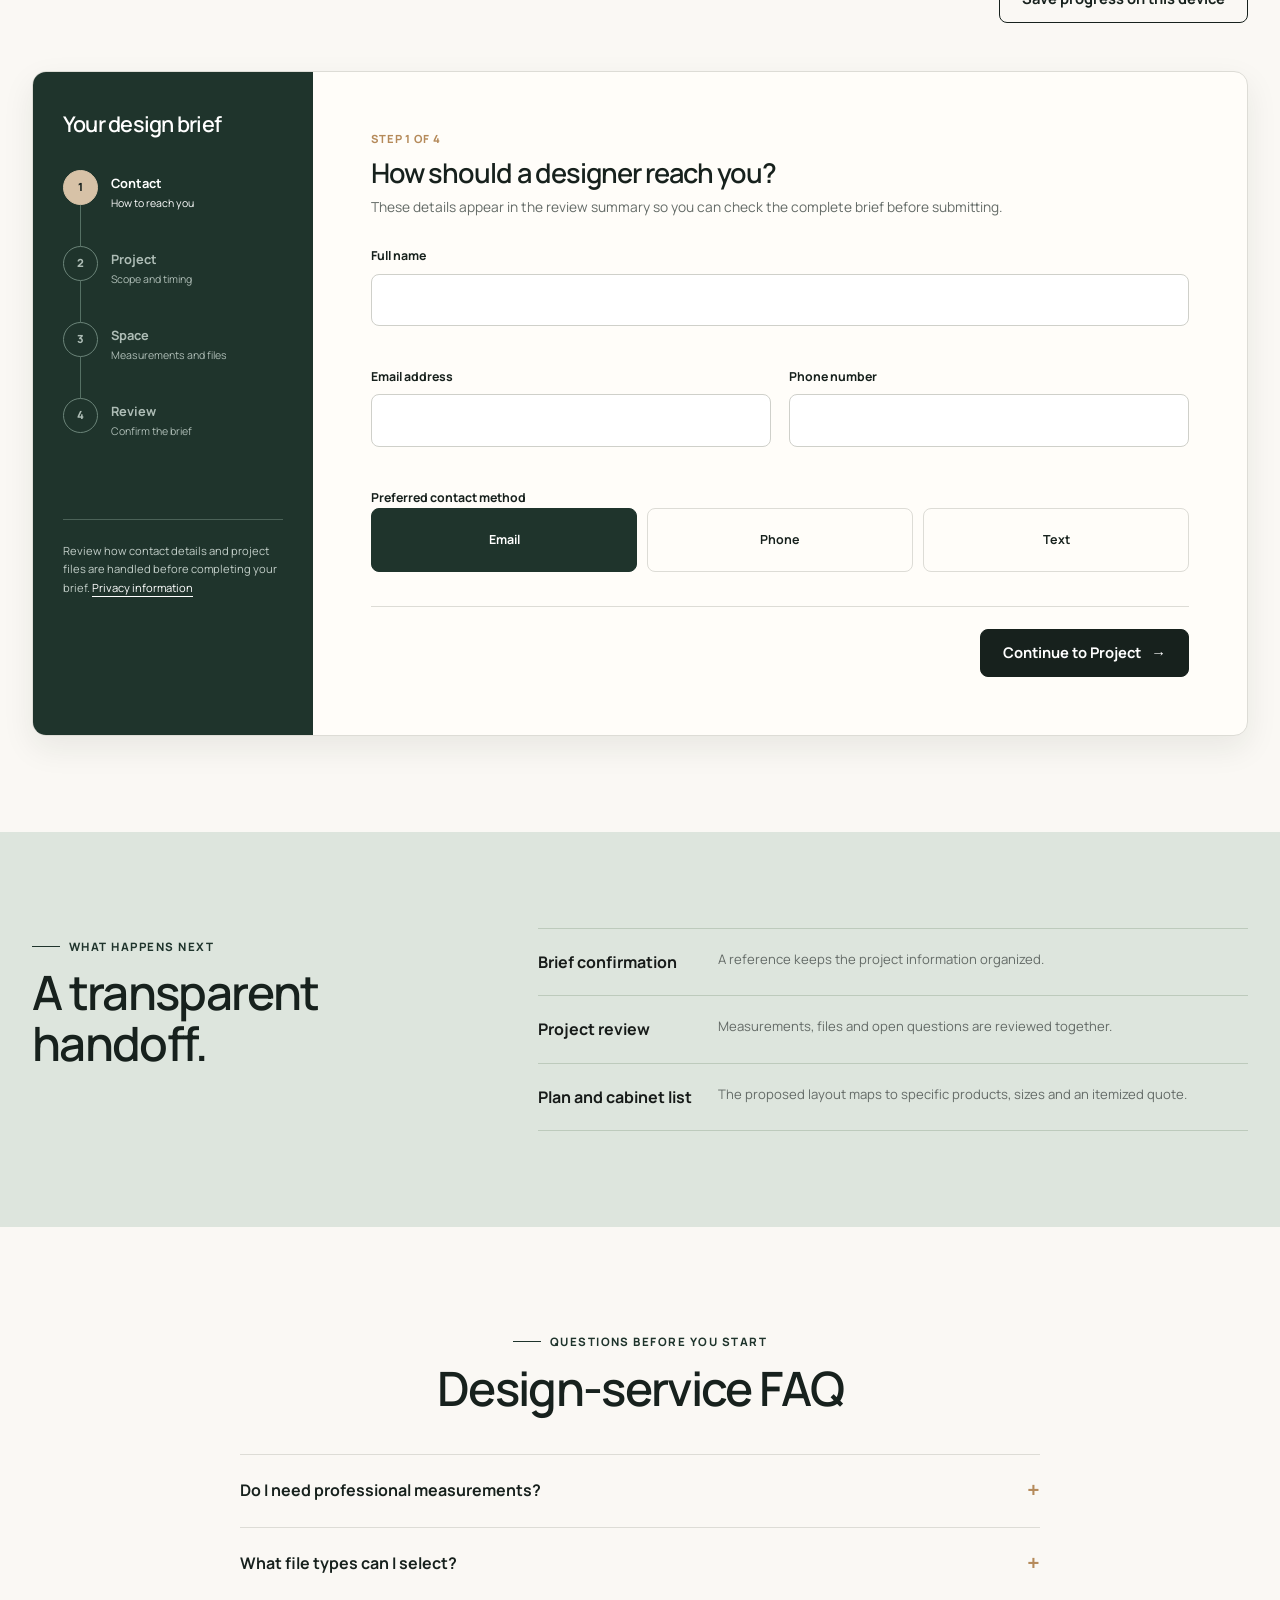
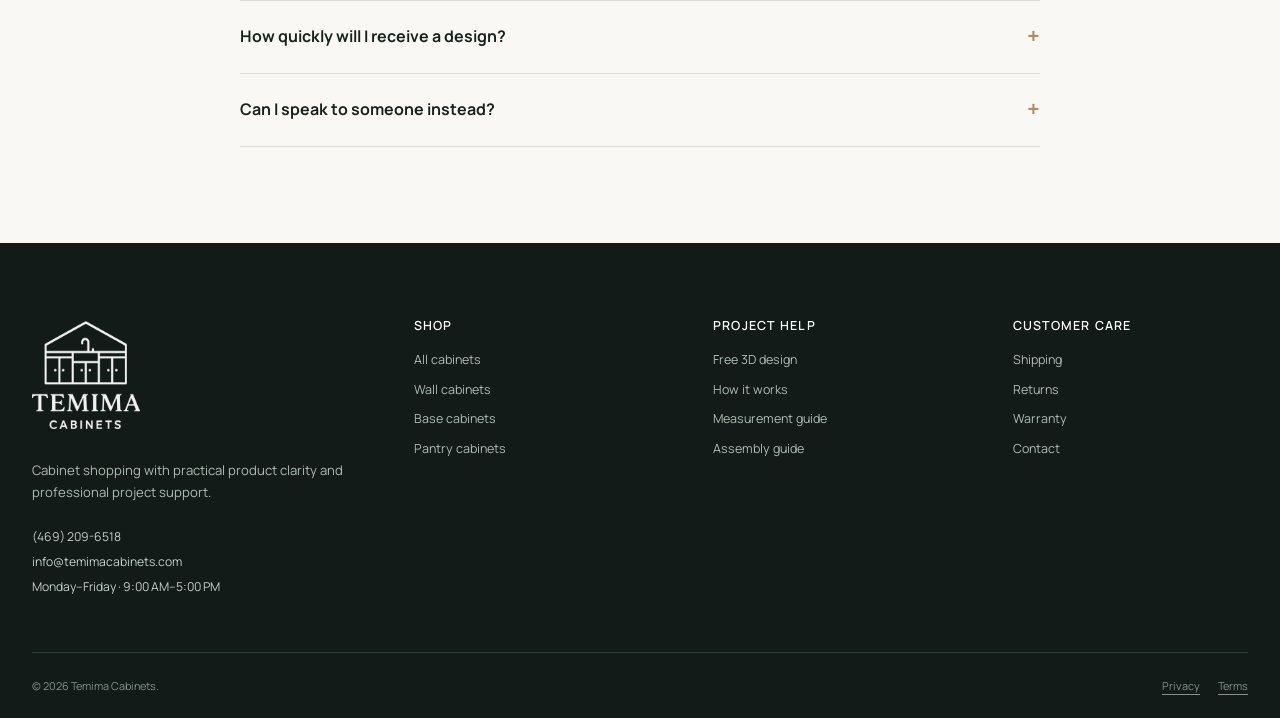
<file: free-quote/index.html>
<!doctype html>
<html lang="en">
<head>
  <meta charset="utf-8"><meta name="viewport" content="width=device-width,initial-scale=1">
  <meta name="description" content="Begin a guided kitchen design brief with contact details, project context, measurements and optional photos or plans.">
  <meta name="robots" content="noindex,nofollow,noarchive"><meta name="theme-color" content="#17342a">
  <title>Get a Free 3D Kitchen Design — Temima Cabinets</title>
  <link rel="canonical" href="https://cabenit01.vercel.app/free-quote/index.html">
  <meta property="og:site_name" content="Temima Cabinets"><meta property="og:type" content="website">
  <meta property="og:title" content="Get a Free 3D Kitchen Design — Temima Cabinets">
  <meta property="og:description" content="Organize measurements, photos and project priorities in a guided design brief.">
  <meta property="og:url" content="https://cabenit01.vercel.app/free-quote/index.html">
  <meta property="og:image" content="https://cabenit01.vercel.app/assets/images/generated/free-design/free-design-consultation-v2-1500.webp">
  <meta property="og:image:alt" content="Kitchen design table with a floor plan, White Shaker door sample and rendered kitchen"><meta name="twitter:card" content="summary_large_image">
  <link rel="icon" href="../assets/images/favicon.svg" type="image/svg+xml"><link rel="stylesheet" href="../assets/css/styles.css?v=20260718-visuals"><script src="../assets/js/script.js?v=20260718-visuals" defer></script>
  <script type="application/ld+json">{"@context":"https://schema.org","@type":"BreadcrumbList","itemListElement":[{"@type":"ListItem","position":1,"name":"Home","item":"https://cabenit01.vercel.app/"},{"@type":"ListItem","position":2,"name":"Free 3D Design"}]}</script>
</head>
<body class="page-quote" data-page="quote" data-root="../">
  <a class="skip-link" href="#main">Skip to content</a>
  <div class="utility-bar"><div class="container utility-inner"><div class="utility-group"><a href="tel:+14692096518">(469) 209-6518</a><a href="mailto:info@temimacabinets.com">Customer Support</a></div><div class="utility-group"><span>Have a plan, photos or just a starting point?</span><a href="#quote-form">Start your brief →</a></div></div></div>
  <header class="site-header" data-header><div class="container header-main"><a class="brand brand-official" href="../index.html" aria-label="Temima Cabinets home"><img src="../assets/images/brand/temima-logo.png" alt="Temima Cabinets" width="692" height="691"></a><nav class="primary-nav" aria-label="Primary navigation"><a href="../category/index.html">Shop Cabinets</a><a href="../category/index.html">White Shaker</a><a href="index.html" aria-current="page">Free 3D Design</a><a href="../resources/index.html">Resources</a><a href="../index.html#about">About</a></nav><div class="header-actions"><button class="icon-button search-button" type="button" aria-label="Open product search" data-search-open><svg class="icon" viewBox="0 0 24 24" aria-hidden="true"><circle cx="11" cy="11" r="6.8"/><path d="m16 16 4 4"/></svg></button><a class="icon-button cart-link" href="../cart/index.html" aria-label="View cart"><svg class="icon" viewBox="0 0 24 24" aria-hidden="true"><path d="M3 4h2l2.1 10.1h10.8L20 7H6"/><circle cx="9" cy="19" r="1.4"/><circle cx="17" cy="19" r="1.4"/></svg><span class="cart-count" data-cart-count>0</span></a><a class="button header-quote" href="#quote-form">Start My Design</a><button class="icon-button menu-toggle" type="button" aria-label="Open menu" aria-expanded="false" aria-controls="mobile-nav" data-menu-toggle><svg class="icon" viewBox="0 0 24 24" aria-hidden="true"><path d="M4 7h16M4 12h16M4 17h16"/></svg></button></div></div></header>
  <nav class="mobile-nav" id="mobile-nav" aria-label="Mobile navigation" aria-hidden="true" data-mobile-nav><button class="icon-button menu-close" type="button" aria-label="Close menu" data-menu-close><svg class="icon" viewBox="0 0 24 24" aria-hidden="true"><path d="M6 6L18 18M18 6L6 18"/></svg></button><a href="../category/index.html">Shop Cabinets <span>→</span></a><a href="../category/index.html">White Shaker <span>→</span></a><a href="index.html">Free 3D Design <span>→</span></a><a href="../resources/index.html">Resources <span>→</span></a><a href="../index.html#about">About <span>→</span></a><a class="button" href="#quote-form">Start My Design</a></nav>

  <main id="main">
    <section class="quote-hero"><div class="container quote-hero-grid"><div><nav class="breadcrumbs" aria-label="Breadcrumb"><a href="../index.html">Home</a><span aria-current="page">Free 3D Design</span></nav><span class="eyebrow">Design support</span><h1>See your kitchen before you buy.</h1><p class="lead">Share measurements, photos or plans to begin a cabinet design and itemized quote.</p><div class="quote-reassurance"><span>Guided project brief</span><span>Optional file selection</span><span>Clear review step</span></div><a class="button button-light button-large quote-hero-cta" href="#quote-form">Start My Design</a></div><figure><img src="../assets/images/generated/free-design/free-design-consultation-v2-1500.webp" srcset="../assets/images/generated/free-design/free-design-consultation-v2-800.webp 800w, ../assets/images/generated/free-design/free-design-consultation-v2-1500.webp 1500w" sizes="(max-width: 700px) calc(100vw - 32px), (max-width: 960px) calc((100vw - 70px) / 2), (max-width: 1240px) 52vw, 650px" alt="Kitchen design table with a floor plan, White Shaker door sample, material samples and a rendered kitchen" width="1500" height="938" decoding="async" fetchpriority="high"><figcaption>Measurements → plan → cabinet selection → quote</figcaption></figure></div></section>

    <section class="section-sm section-canvas"><div class="container"><div class="section-head"><div><span class="eyebrow">What the brief prepares</span><h2>A useful plan—not a generic lead form.</h2><p class="lead">The four short steps organize the information a designer needs to understand the room and prepare a cabinet direction.</p></div></div><div class="deliverables"><article class="deliverable"><span class="deliverable-num">01</span><h3>Room context</h3><p>Layout type, measurements, appliance locations and project priorities.</p></article><article class="deliverable"><span class="deliverable-num">02</span><h3>Visual direction</h3><p>Photos, plans and inspiration help communicate the existing space and desired result.</p></article><article class="deliverable"><span class="deliverable-num">03</span><h3>Cabinet schedule</h3><p>An itemized selection can map the proposed layout to specific products and variations.</p></article></div></div></section>

    <section class="section quote-form-section" id="quote-form"><div class="container"><div class="section-head"><div><span class="eyebrow">Tell us about your project</span><h2>Start with what you know.</h2><p class="lead">Required fields are limited to the essentials. Photos, plans, measurements and budget details are optional.</p></div><button class="button button-outline save-progress" type="button" data-save-quote>Save progress on this device</button></div>
      <form class="form-shell" novalidate data-quote-form>
        <aside class="form-steps"><h2>Your design brief</h2><ol class="step-indicator" aria-label="Design brief progress"><li class="is-active" aria-current="step" data-step-indicator="1"><span class="step-circle">1</span><span><strong>Contact</strong><small>How to reach you</small></span></li><li data-step-indicator="2"><span class="step-circle">2</span><span><strong>Project</strong><small>Scope and timing</small></span></li><li data-step-indicator="3"><span class="step-circle">3</span><span><strong>Space</strong><small>Measurements and files</small></span></li><li data-step-indicator="4"><span class="step-circle">4</span><span><strong>Review</strong><small>Confirm the brief</small></span></li></ol><p class="privacy-note">Review how contact details and project files are handled before completing your brief. <a href="../resources/index.html#privacy">Privacy information</a></p></aside>
        <div class="form-content" data-form-content>
          <div class="form-status sr-only" role="status" aria-live="polite" data-form-status></div>
          <section class="form-panel is-active" data-form-step="1" aria-labelledby="contact-title"><span class="form-step-label">Step 1 of 4</span><h3 id="contact-title">How should a designer reach you?</h3><p>These details appear in the review summary so you can check the complete brief before submitting.</p><div class="form-grid"><div class="field field-full"><label for="quote-name">Full name</label><input id="quote-name" name="fullName" autocomplete="name" required><span class="field-error" id="error-fullName" data-error-for="fullName"></span></div><div class="field"><label for="quote-email">Email address</label><input id="quote-email" name="email" type="email" autocomplete="email" inputmode="email" required><span class="field-error" id="error-email" data-error-for="email"></span></div><div class="field"><label for="quote-phone">Phone number</label><input id="quote-phone" name="phone" type="tel" autocomplete="tel" inputmode="tel" required><span class="field-error" id="error-phone" data-error-for="phone"></span></div><fieldset class="field field-full"><legend class="field-label">Preferred contact method</legend><div class="choice-grid"><div class="choice"><input type="radio" name="contactMethod" id="contact-email" value="Email" checked><label for="contact-email">Email</label></div><div class="choice"><input type="radio" name="contactMethod" id="contact-phone" value="Phone"><label for="contact-phone">Phone</label></div><div class="choice"><input type="radio" name="contactMethod" id="contact-text" value="Text"><label for="contact-text">Text</label></div></div></fieldset></div><div class="form-actions"><button class="button" type="button" data-next-step>Continue to Project <span>→</span></button></div></section>

          <section class="form-panel" data-form-step="2" aria-labelledby="project-title"><span class="form-step-label">Step 2 of 4</span><h3 id="project-title">What are you planning?</h3><p>A few project details help frame the room, priorities and next conversation.</p><div class="form-grid"><div class="field"><label for="quote-zip">Project ZIP code</label><input id="quote-zip" name="zip" autocomplete="postal-code" inputmode="numeric" maxlength="10" required><span class="field-error" id="error-zip" data-error-for="zip"></span></div><div class="field"><label for="quote-kitchen">Kitchen type</label><select id="quote-kitchen" name="kitchenType" required><option value="">Select one</option><option>Single-wall</option><option>Galley</option><option>L-shaped</option><option>U-shaped</option><option>Kitchen with island</option><option>Not sure</option></select><span class="field-error" id="error-kitchenType" data-error-for="kitchenType"></span></div><div class="field"><label for="quote-project">Project type</label><select id="quote-project" name="projectType" required><option value="">Select one</option><option>Remodel</option><option>New construction</option><option>Rental / investment property</option><option>Other</option></select><span class="field-error" id="error-projectType" data-error-for="projectType"></span></div><div class="field"><label for="quote-timeline">Estimated timeline</label><select id="quote-timeline" name="timeline"><option>Exploring options</option><option>Within 1–3 months</option><option>Within 3–6 months</option><option>More than 6 months</option></select></div><div class="field"><label for="quote-budget">Estimated cabinet budget <span class="optional">(optional)</span></label><select id="quote-budget" name="budget"><option value="">Prefer not to say</option><option>Under $5,000</option><option>$5,000–$10,000</option><option>$10,000–$20,000</option><option>$20,000+</option><option>Not sure</option></select></div><div class="field"><label for="quote-collection">Collection preference <span class="optional">(optional)</span></label><select id="quote-collection" name="collection"><option value="">Not selected</option><option>White Shaker</option><option>Help me choose</option></select></div></div><div class="form-actions"><button class="button button-outline" type="button" data-prev-step>Back</button><button class="button" type="button" data-next-step>Continue to Space <span>→</span></button></div></section>

          <section class="form-panel" data-form-step="3" aria-labelledby="space-title"><span class="form-step-label">Step 3 of 4</span><h3 id="space-title">Share what you have.</h3><p>Choose optional plans, measured drawings or kitchen photos to include with the project brief.</p><div class="upload-guidance"><strong>File guidance:</strong> PDF, JPG, PNG and HEIC · up to 12 MB per file. HEIC previews depend on the device, but filenames remain visible.</div><div class="form-grid"><div class="field"><span class="field-label">Measurements or plans <span class="optional">(optional)</span></span><label class="upload-zone"><input type="file" name="plans" accept=".pdf,.jpg,.jpeg,.png,.heic" multiple data-file-input><span><strong>Choose plans or measured drawings</strong><small>PDF, JPG, PNG or HEIC</small><span class="upload-files" role="status" data-file-list></span></span></label></div><div class="field"><span class="field-label">Kitchen photos <span class="optional">(optional)</span></span><label class="upload-zone"><input type="file" name="photos" accept="image/jpeg,image/png,image/heic,.heic" capture="environment" multiple data-file-input><span><strong>Add photos or use your camera</strong><small>Mobile camera access is supported</small><span class="upload-files" role="status" data-file-list></span></span></label></div><div class="field field-full"><label for="quote-measurements">Known measurements <span class="optional">(optional)</span></label><textarea id="quote-measurements" name="measurements" placeholder="Example: back wall 144 in, sink centered under 36 in window…"></textarea></div><div class="field field-full"><label for="quote-notes">Priorities or notes <span class="optional">(optional)</span></label><textarea id="quote-notes" name="notes" placeholder="Tell us about appliances, storage needs, style preferences or questions."></textarea></div></div><div class="form-actions"><button class="button button-outline" type="button" data-prev-step>Back</button><button class="button" type="button" data-next-step>Review Brief <span>→</span></button></div></section>

          <section class="form-panel" data-form-step="4" aria-labelledby="review-title"><span class="form-step-label">Step 4 of 4</span><h3 id="review-title">Review your design brief.</h3><p>Confirm the contact, project and space information below before completing the brief.</p><dl class="review-summary" data-quote-review></dl><div class="form-grid"><label class="consent field-full"><input type="checkbox" name="privacyConsent" required><span>I have reviewed the <a href="../resources/index.html#privacy">privacy information</a> and confirm the details selected above.</span></label><span class="field-error field-full" id="error-privacyConsent" data-error-for="privacyConsent"></span><label class="consent field-full"><input type="checkbox" name="marketingConsent"><span>I would like project-related updates. <strong>Optional.</strong></span></label></div><div class="form-actions"><button class="button button-outline" type="button" data-prev-step>Back</button><button class="button" type="submit" data-quote-submit>Complete Design Brief</button></div></section>
        </div>
        <div class="form-success" tabindex="-1" data-quote-success><div><span class="success-icon" aria-hidden="true">✓</span><span class="eyebrow">Brief complete</span><h3>Your design brief is ready for review.</h3><p>Keep the reference number with your project notes.</p><span class="submission-id" data-submission-id>TC-DESIGN-000000</span><div class="success-actions"><a class="button" href="../category/index.html">Browse Cabinets</a><button class="button button-outline" type="button" data-reset-quote>Start Another Brief</button></div></div></div>
      </form>
    </div></section>

    <section class="section section-sage"><div class="container next-steps-grid"><div><span class="eyebrow">What happens next</span><h2>A transparent handoff.</h2></div><ol><li><strong>Brief confirmation</strong><span>A reference keeps the project information organized.</span></li><li><strong>Project review</strong><span>Measurements, files and open questions are reviewed together.</span></li><li><strong>Plan and cabinet list</strong><span>The proposed layout maps to specific products, sizes and an itemized quote.</span></li></ol></div></section>
    <section class="section"><div class="narrow center"><span class="eyebrow">Questions before you start</span><h2>Design-service FAQ</h2></div><div class="narrow faq-list spacer-top"><details><summary>Do I need professional measurements?</summary><div class="faq-answer">You can begin with the information available. Confirm final order dimensions before purchasing.</div></details><details><summary>What file types can I select?</summary><div class="faq-answer">This interface accepts PDF, JPG, PNG and HEIC files up to 12 MB each.</div></details><details><summary>How quickly will I receive a design?</summary><div class="faq-answer">Timing depends on the project details and current design-service availability. Contact Customer Support for the latest guidance.</div></details><details><summary>Can I speak to someone instead?</summary><div class="faq-answer">Yes. Call <a href="tel:+14692096518">(469) 209-6518</a> or email <a href="mailto:info@temimacabinets.com">info@temimacabinets.com</a>.</div></details></div></section>
  </main>

  <footer class="site-footer"><div class="container footer-main"><div class="footer-brand"><a class="brand brand-official" href="../index.html"><img src="../assets/images/brand/temima-logo.png" alt="Temima Cabinets" width="692" height="691" loading="lazy"></a><p>Cabinet shopping with practical product clarity and professional project support.</p><address class="footer-contact"><a href="tel:+14692096518">(469) 209-6518</a><a href="mailto:info@temimacabinets.com">info@temimacabinets.com</a><span>Monday–Friday · 9:00 AM–5:00 PM</span></address></div><div class="footer-col"><h2>Shop</h2><a href="../category/index.html">All cabinets</a><a href="../category/index.html?type=wall">Wall cabinets</a><a href="../category/index.html?type=base">Base cabinets</a><a href="../category/index.html?type=tall">Pantry cabinets</a></div><div class="footer-col"><h2>Project help</h2><a href="index.html">Free 3D design</a><a href="../index.html#resources">How it works</a><a href="../resources/index.html#measurement">Measurement guide</a><a href="../resources/index.html#assembly">Assembly guide</a></div><div class="footer-col"><h2>Customer care</h2><a href="../resources/index.html#shipping">Shipping</a><a href="../resources/index.html#returns">Returns</a><a href="../resources/index.html#warranty">Warranty</a><a href="../resources/index.html#contact">Contact</a></div></div><div class="container footer-bottom"><span>© 2026 Temima Cabinets.</span><div><a href="../resources/index.html#privacy">Privacy</a><a href="../resources/index.html#terms">Terms</a></div></div></footer>
  <div class="search-panel" role="dialog" aria-modal="true" aria-labelledby="search-title" aria-hidden="true" data-search-panel><div class="search-box"><div class="search-box-head"><div><span class="eyebrow">Product finder</span><h2 id="search-title">Search cabinets</h2></div><button class="icon-button" type="button" aria-label="Close search" data-search-close>×</button></div><form class="search-input-wrap" role="search" data-search-form><label class="sr-only" for="site-search">Search product name, type or size</label><input id="site-search" type="search" placeholder="Try “18 inch wall cabinet”" autocomplete="off" role="combobox" aria-autocomplete="list" aria-expanded="false" aria-controls="search-results" data-search-input><button class="button" type="submit">Search</button></form><p class="search-hint">Search by product type, width or product name.</p><div class="search-suggestions" id="search-results" role="listbox" aria-label="Product suggestions" data-search-results></div></div></div><div class="toast" role="status" aria-live="polite" aria-atomic="true" data-toast></div>
</body>
</html>
</file>
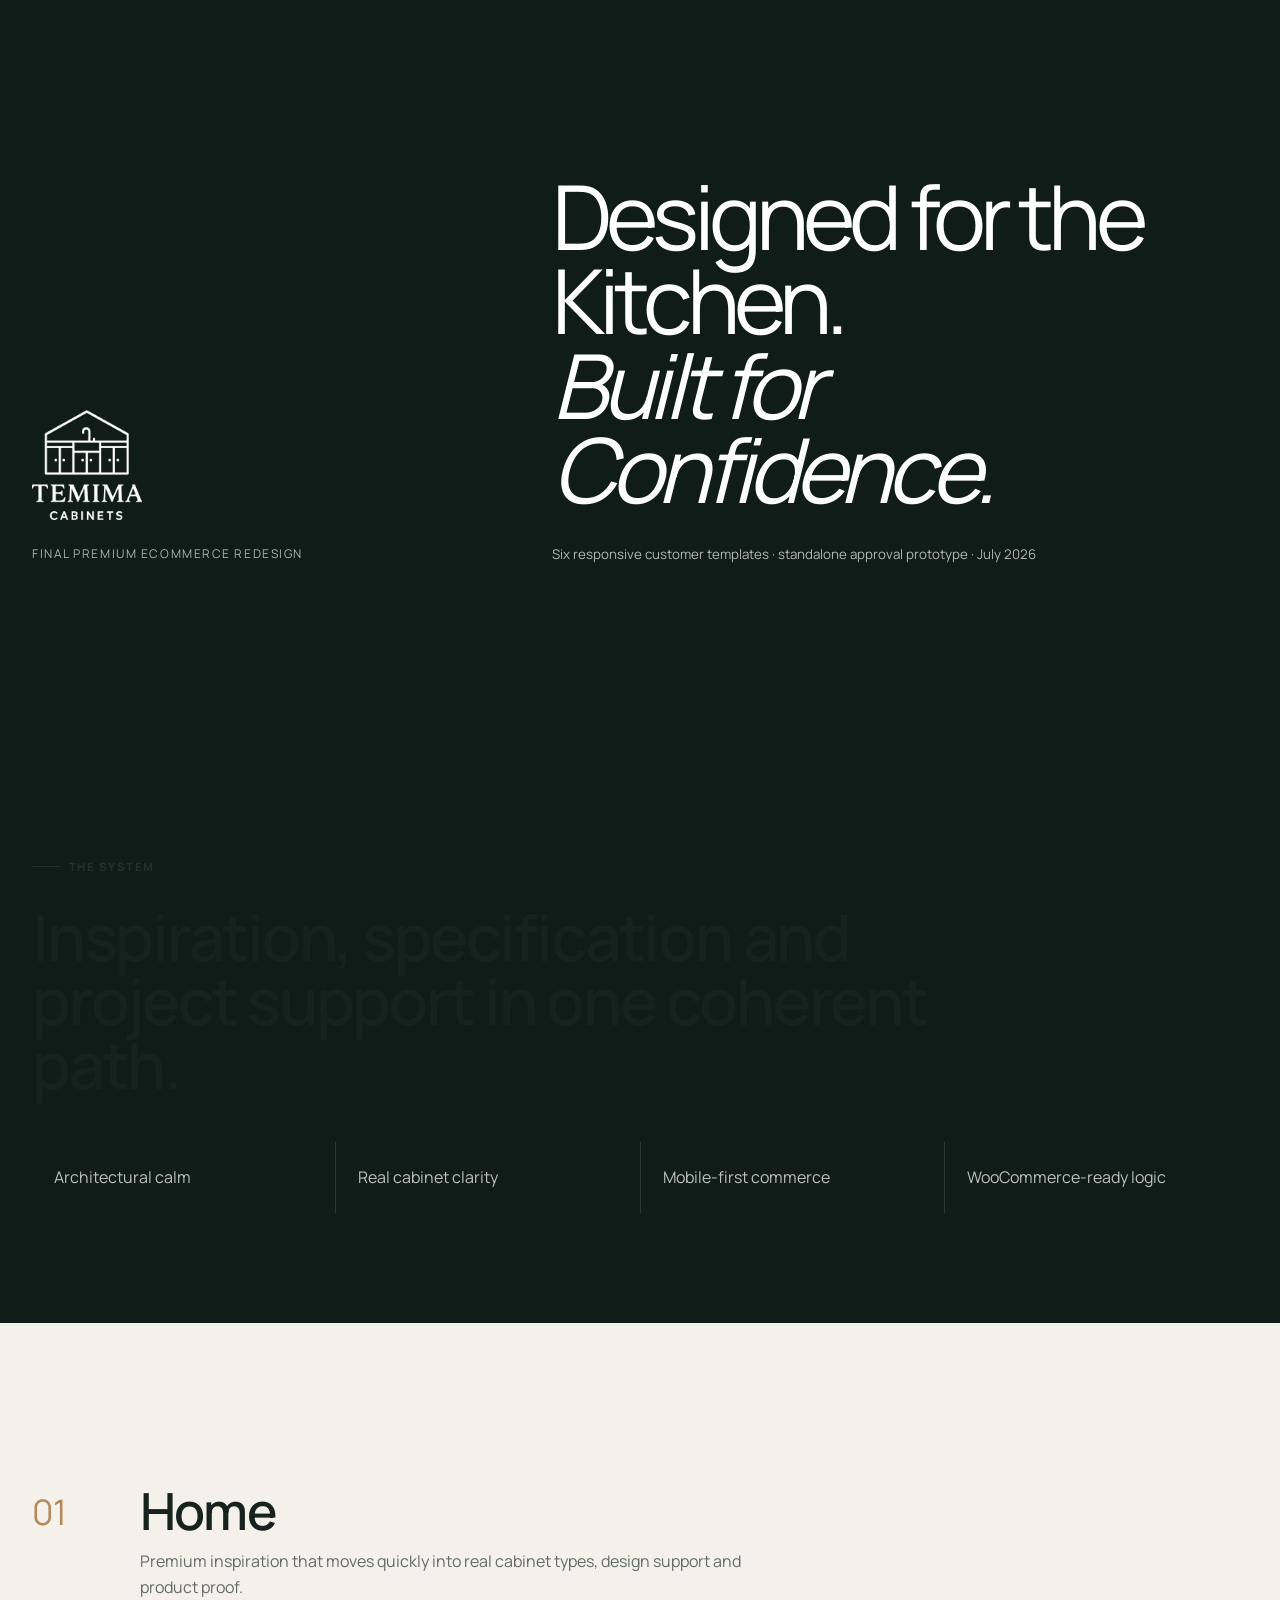
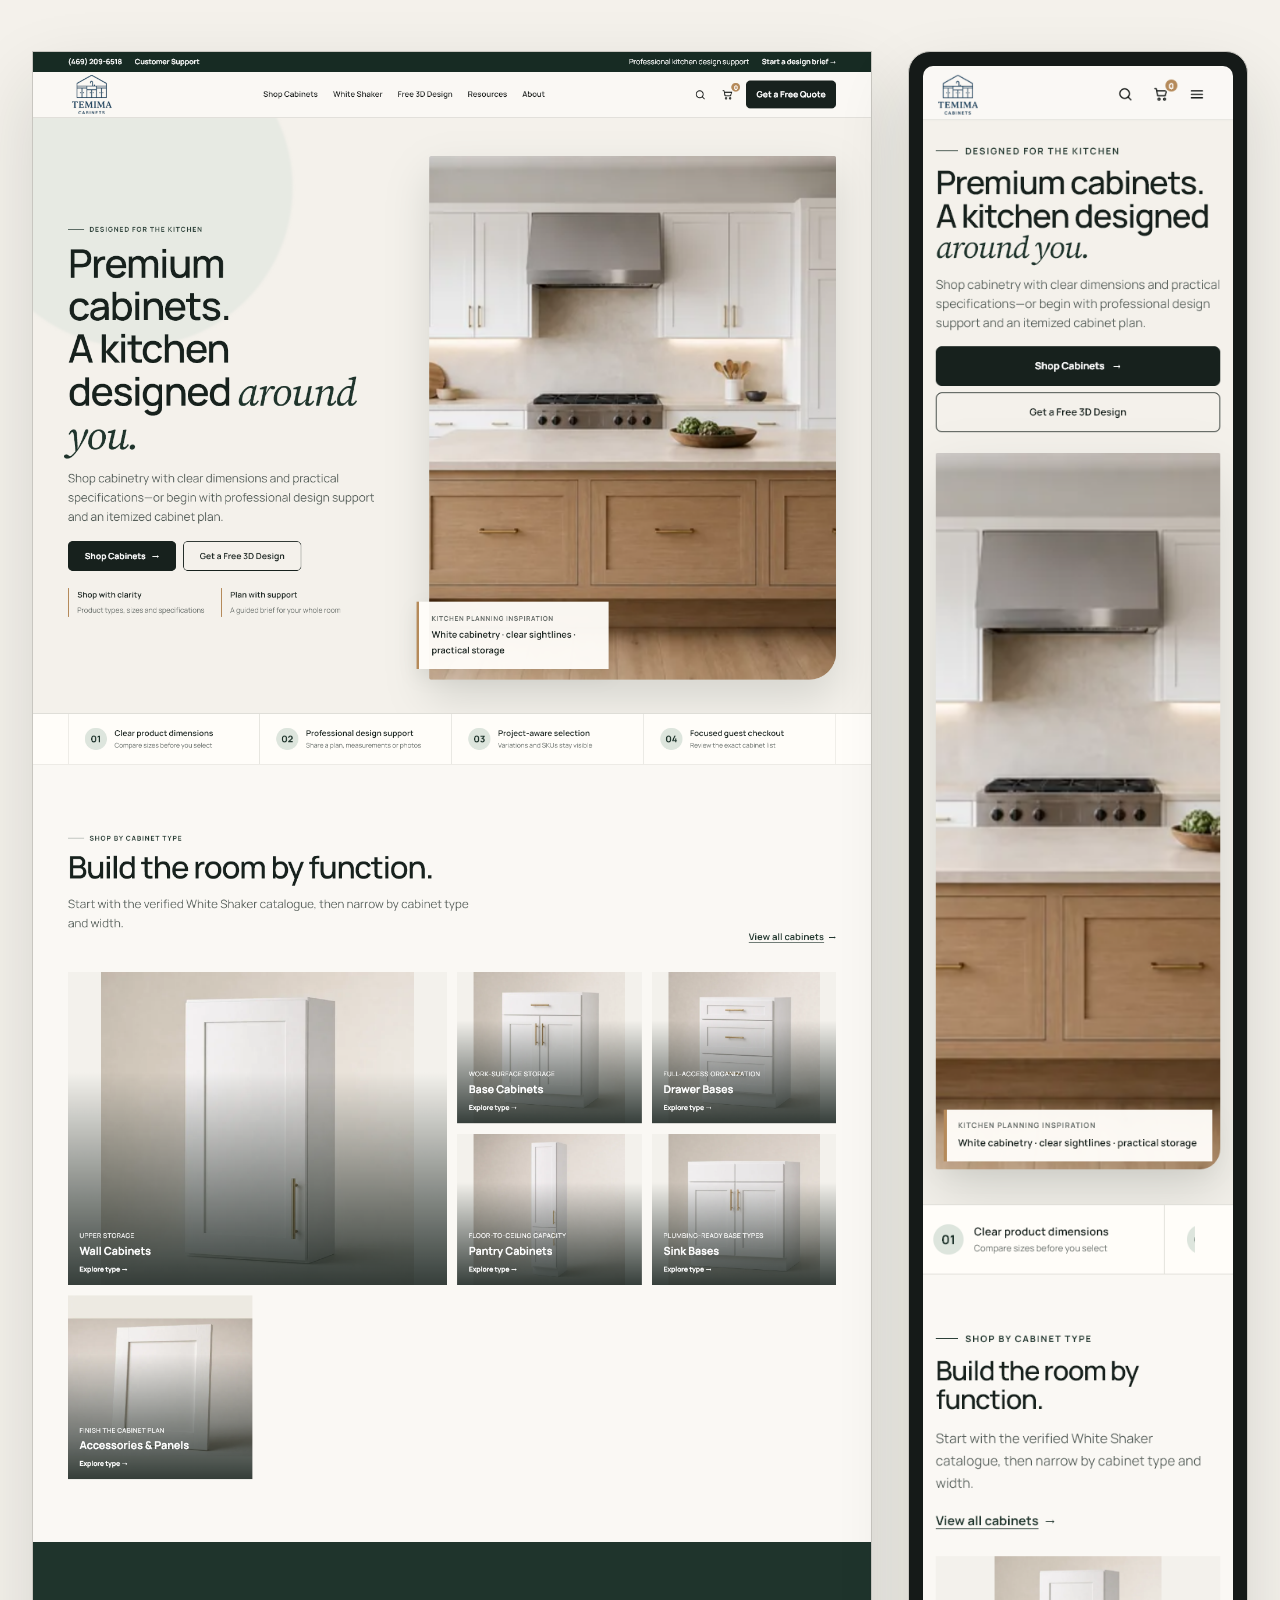
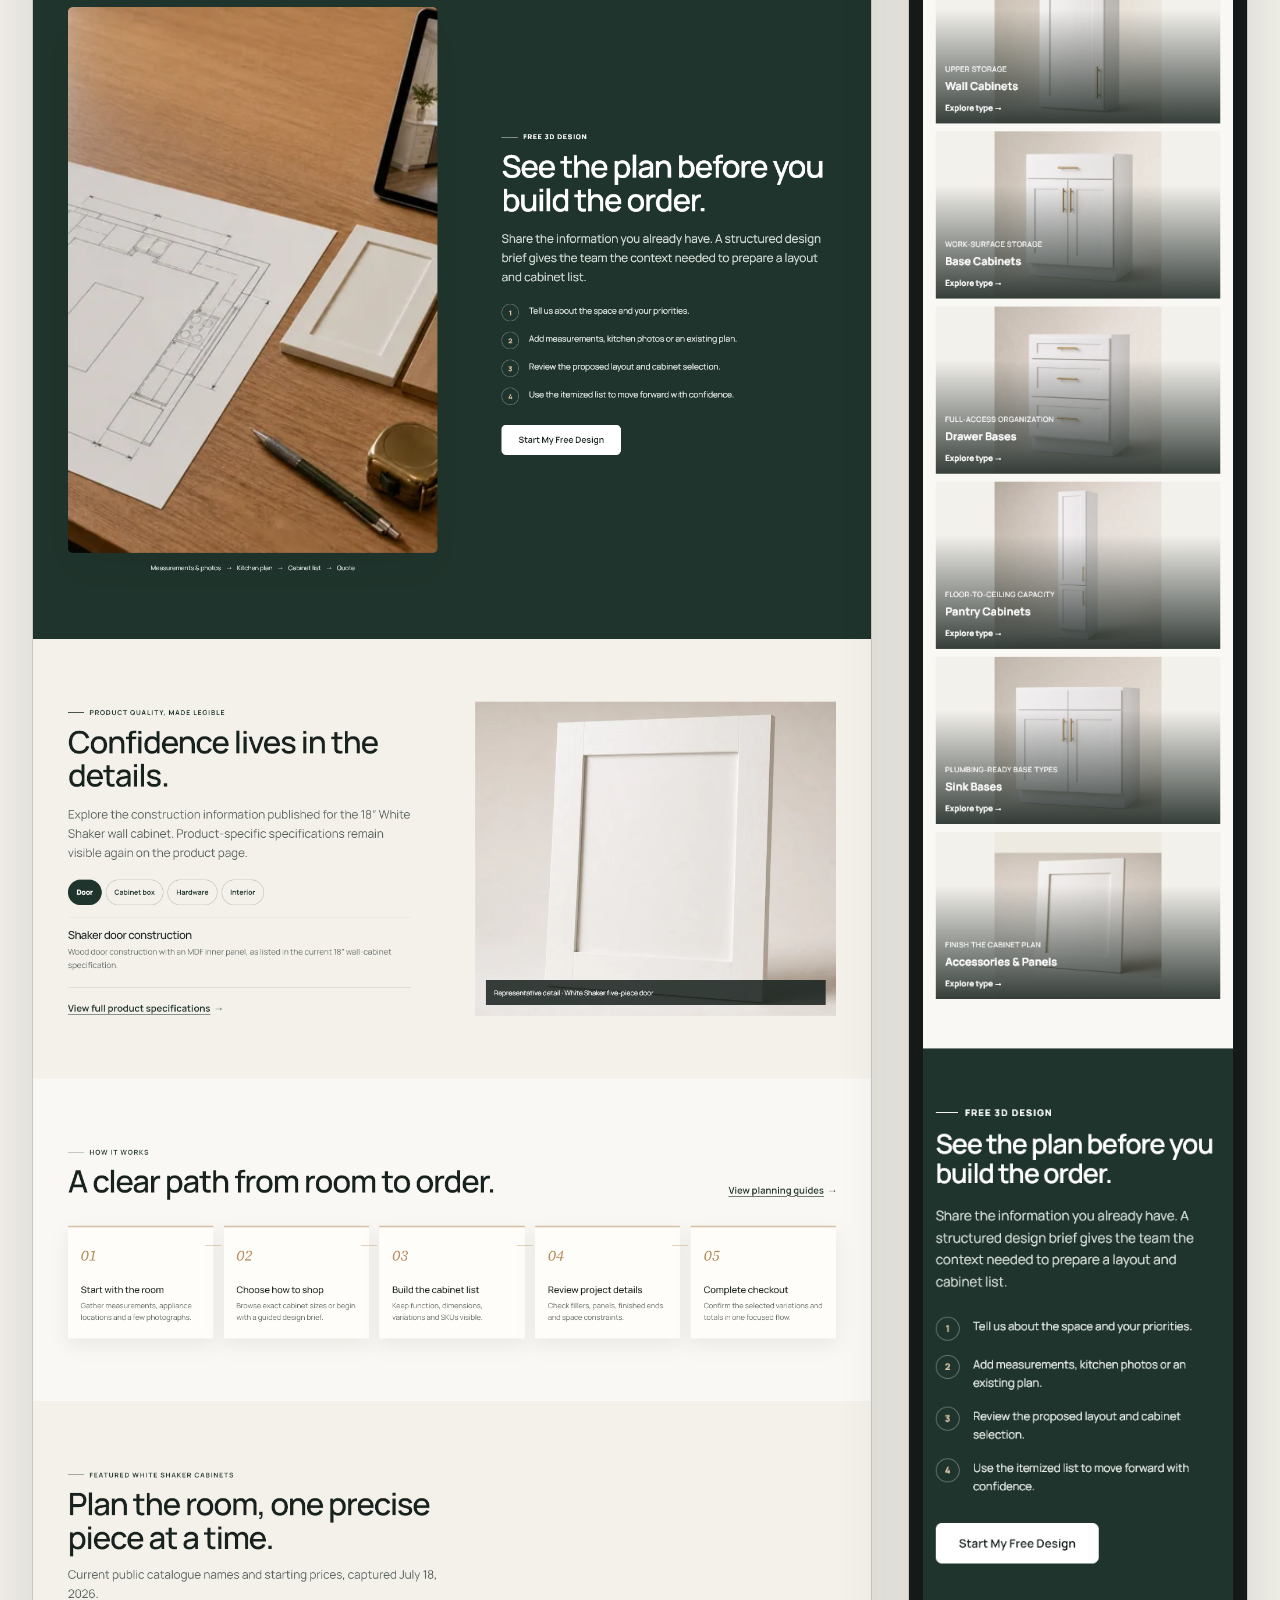
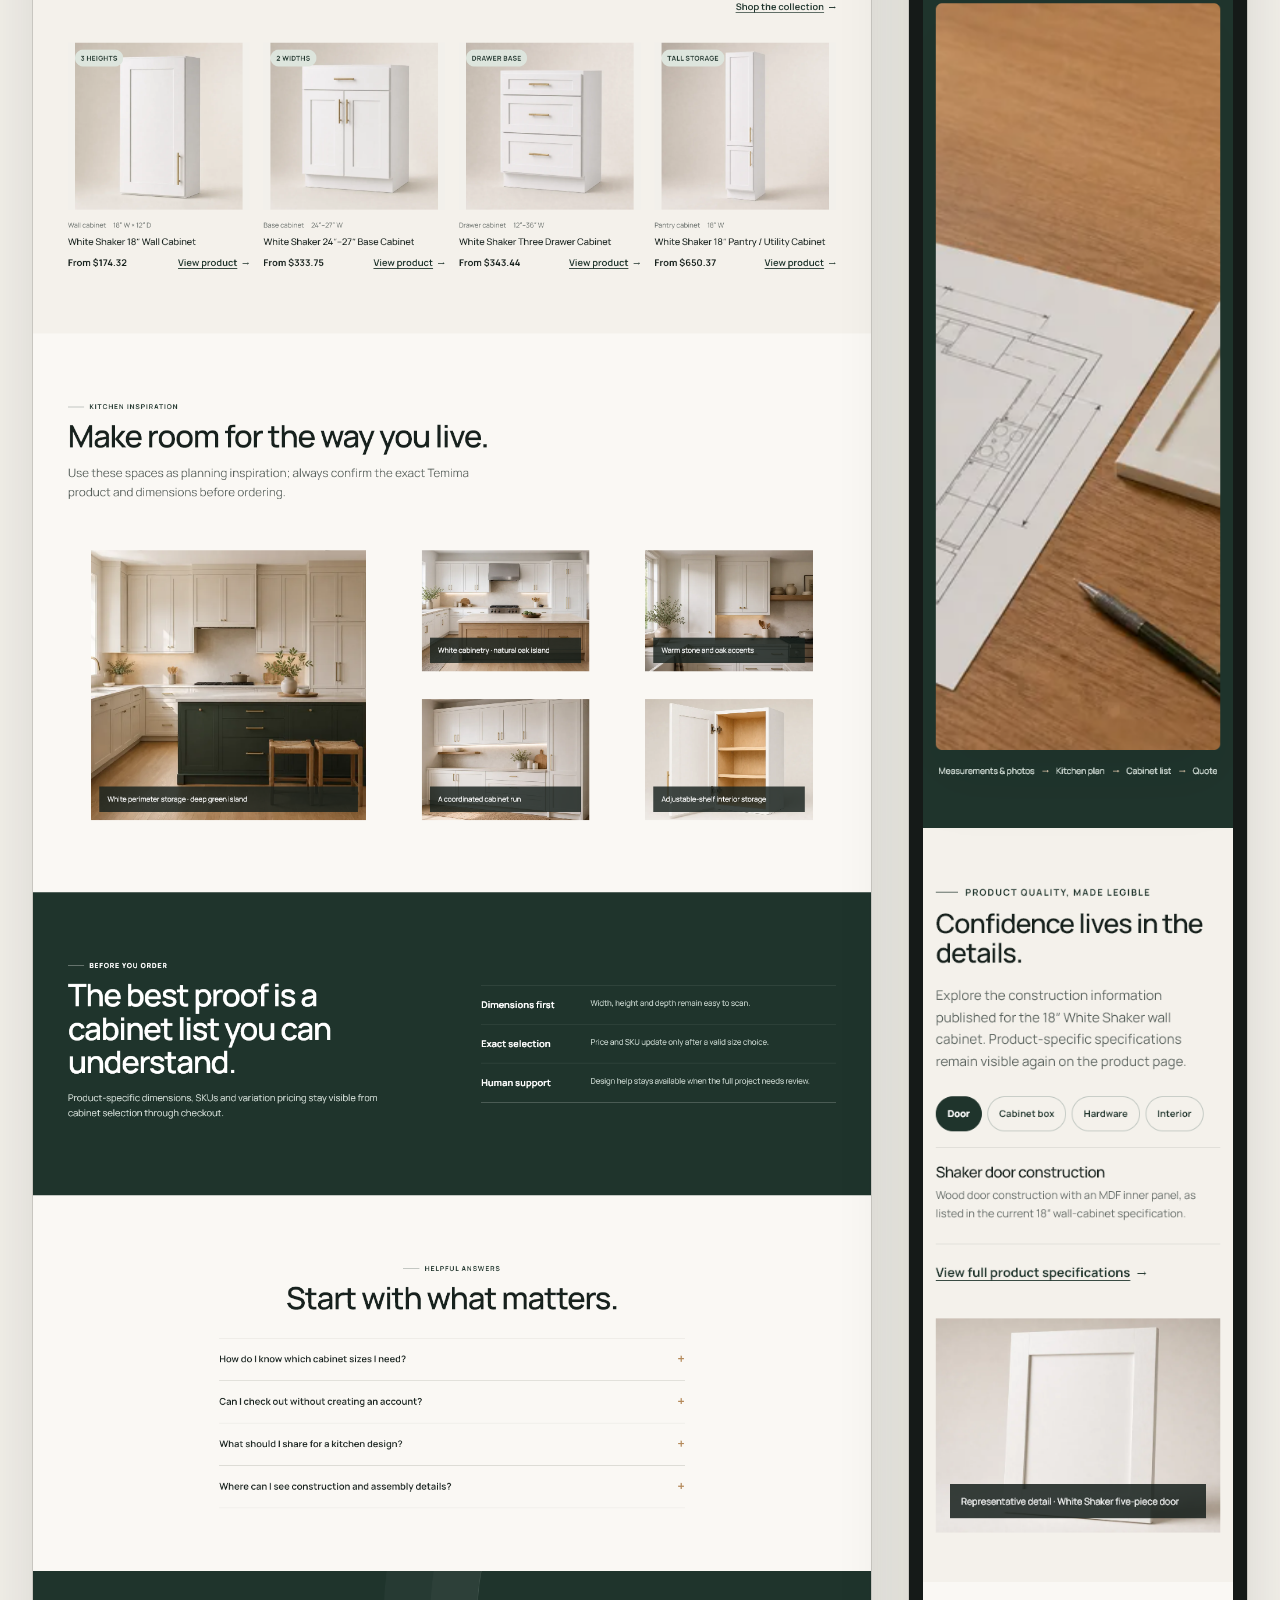
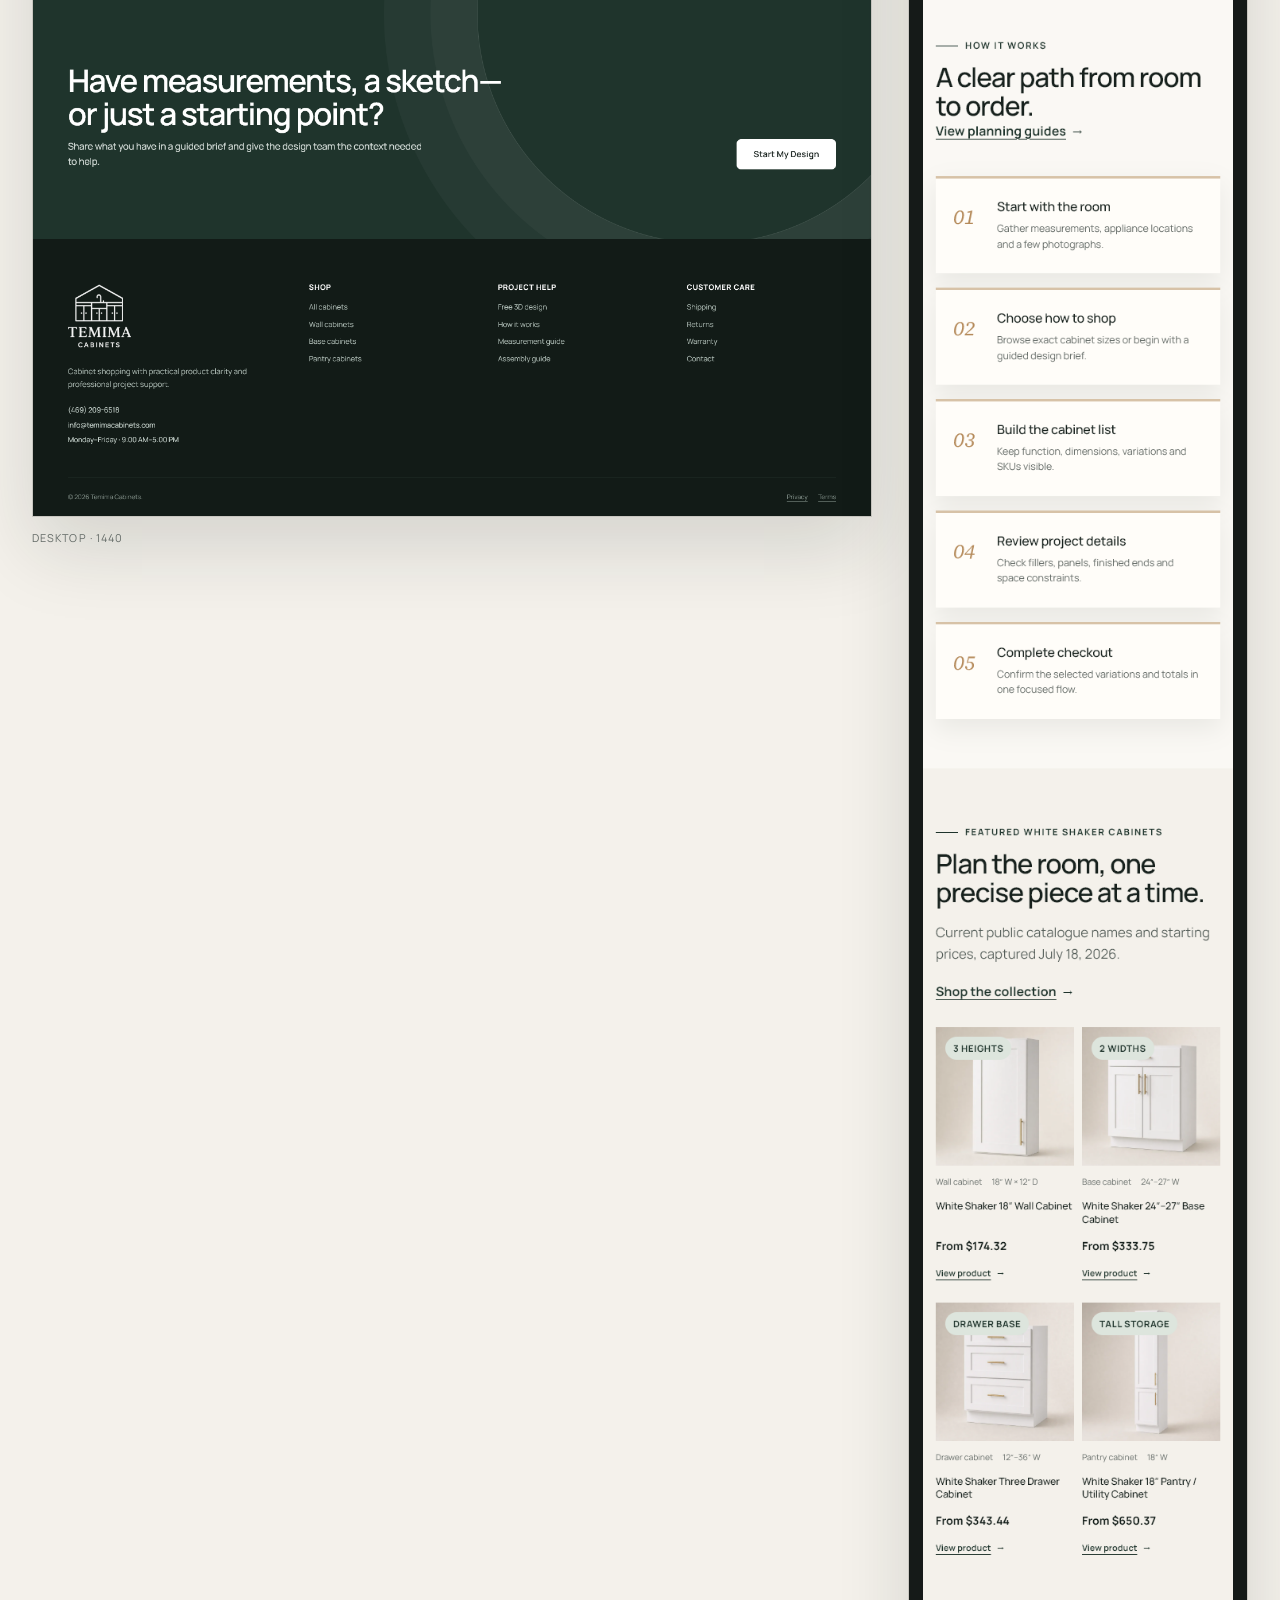
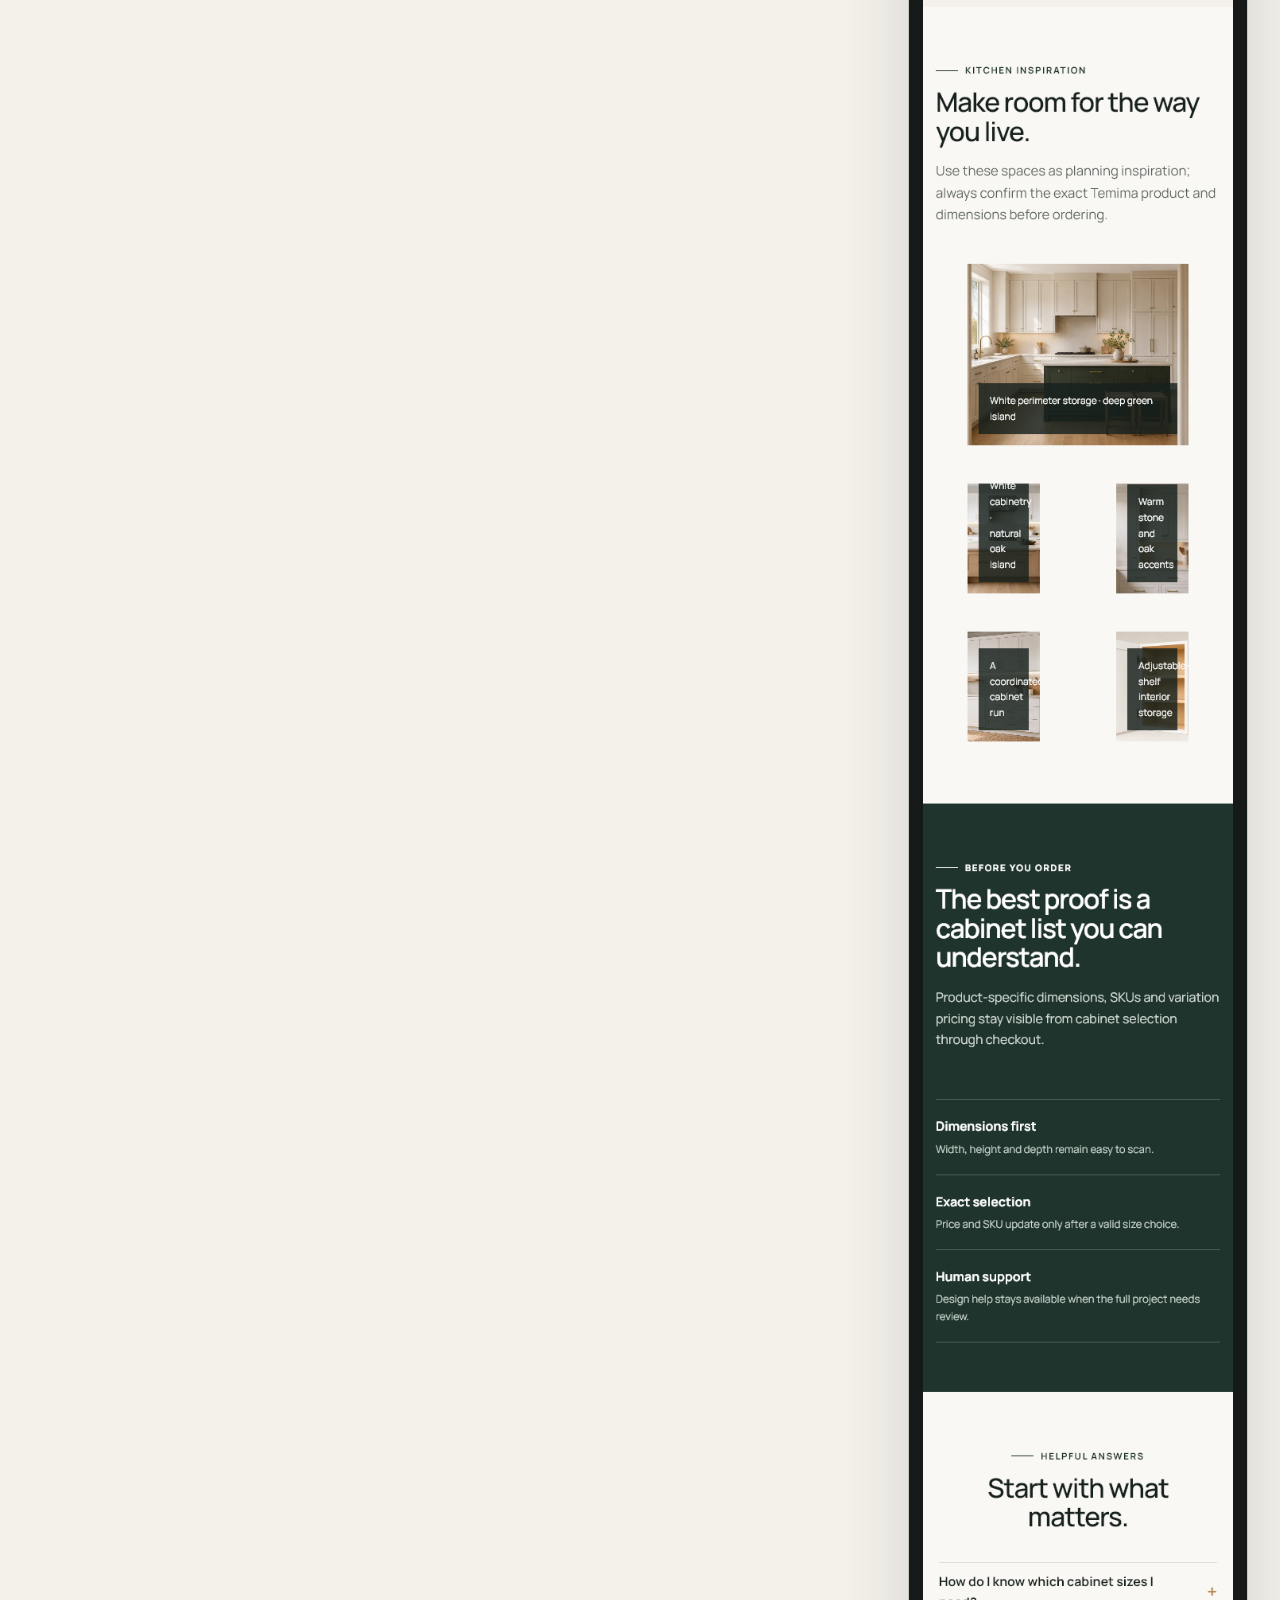
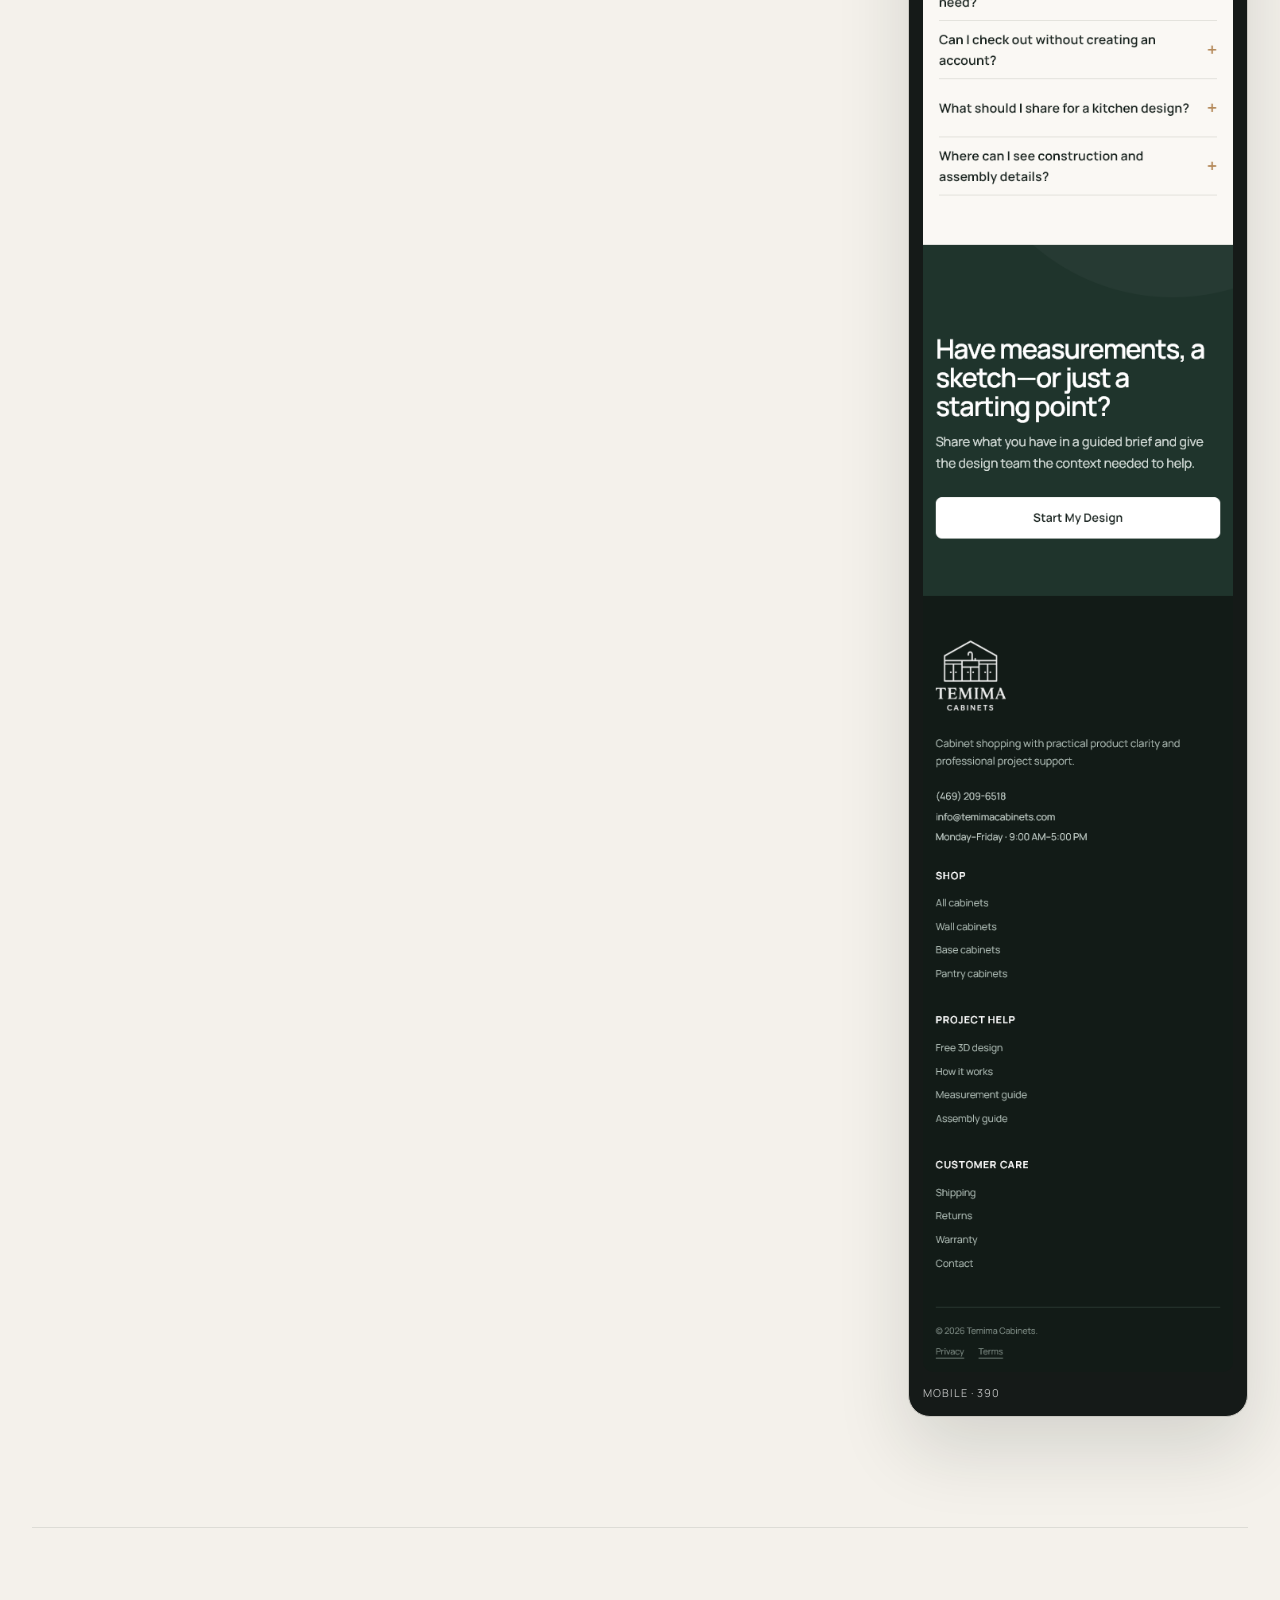
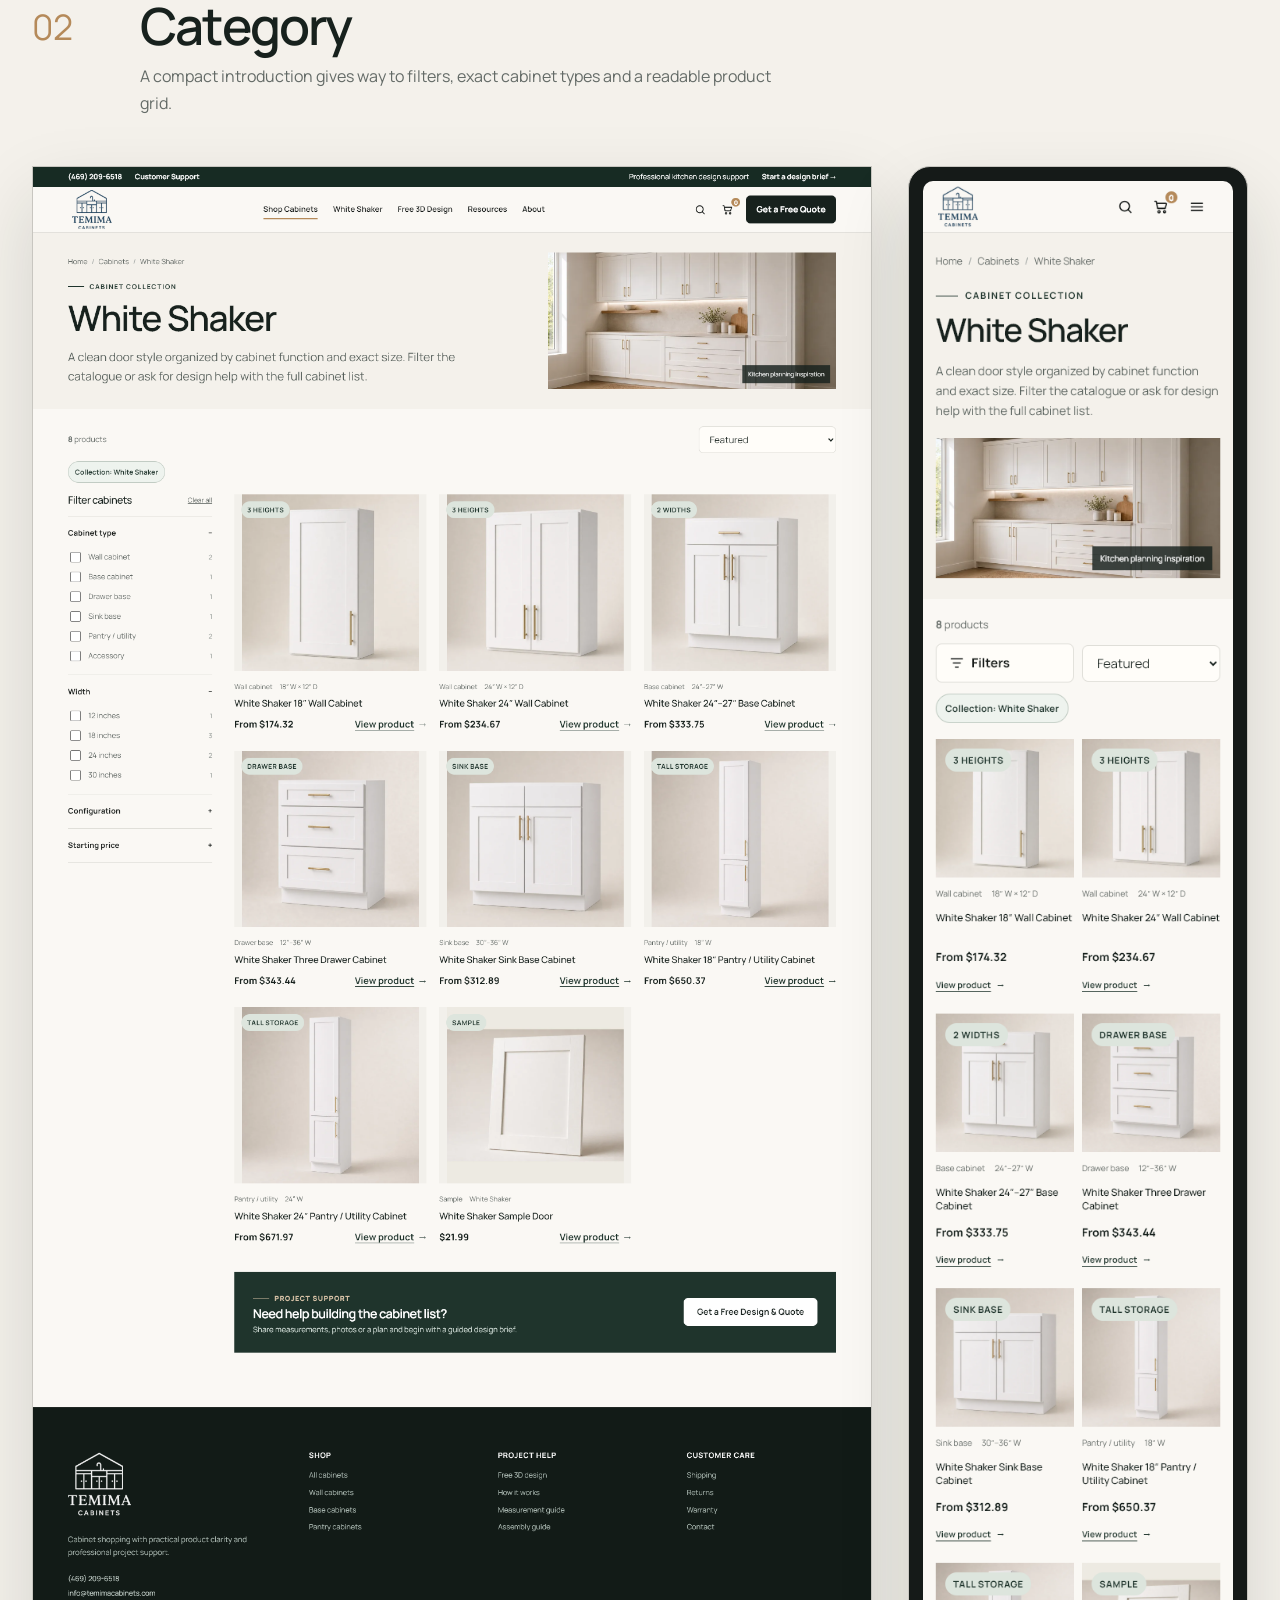
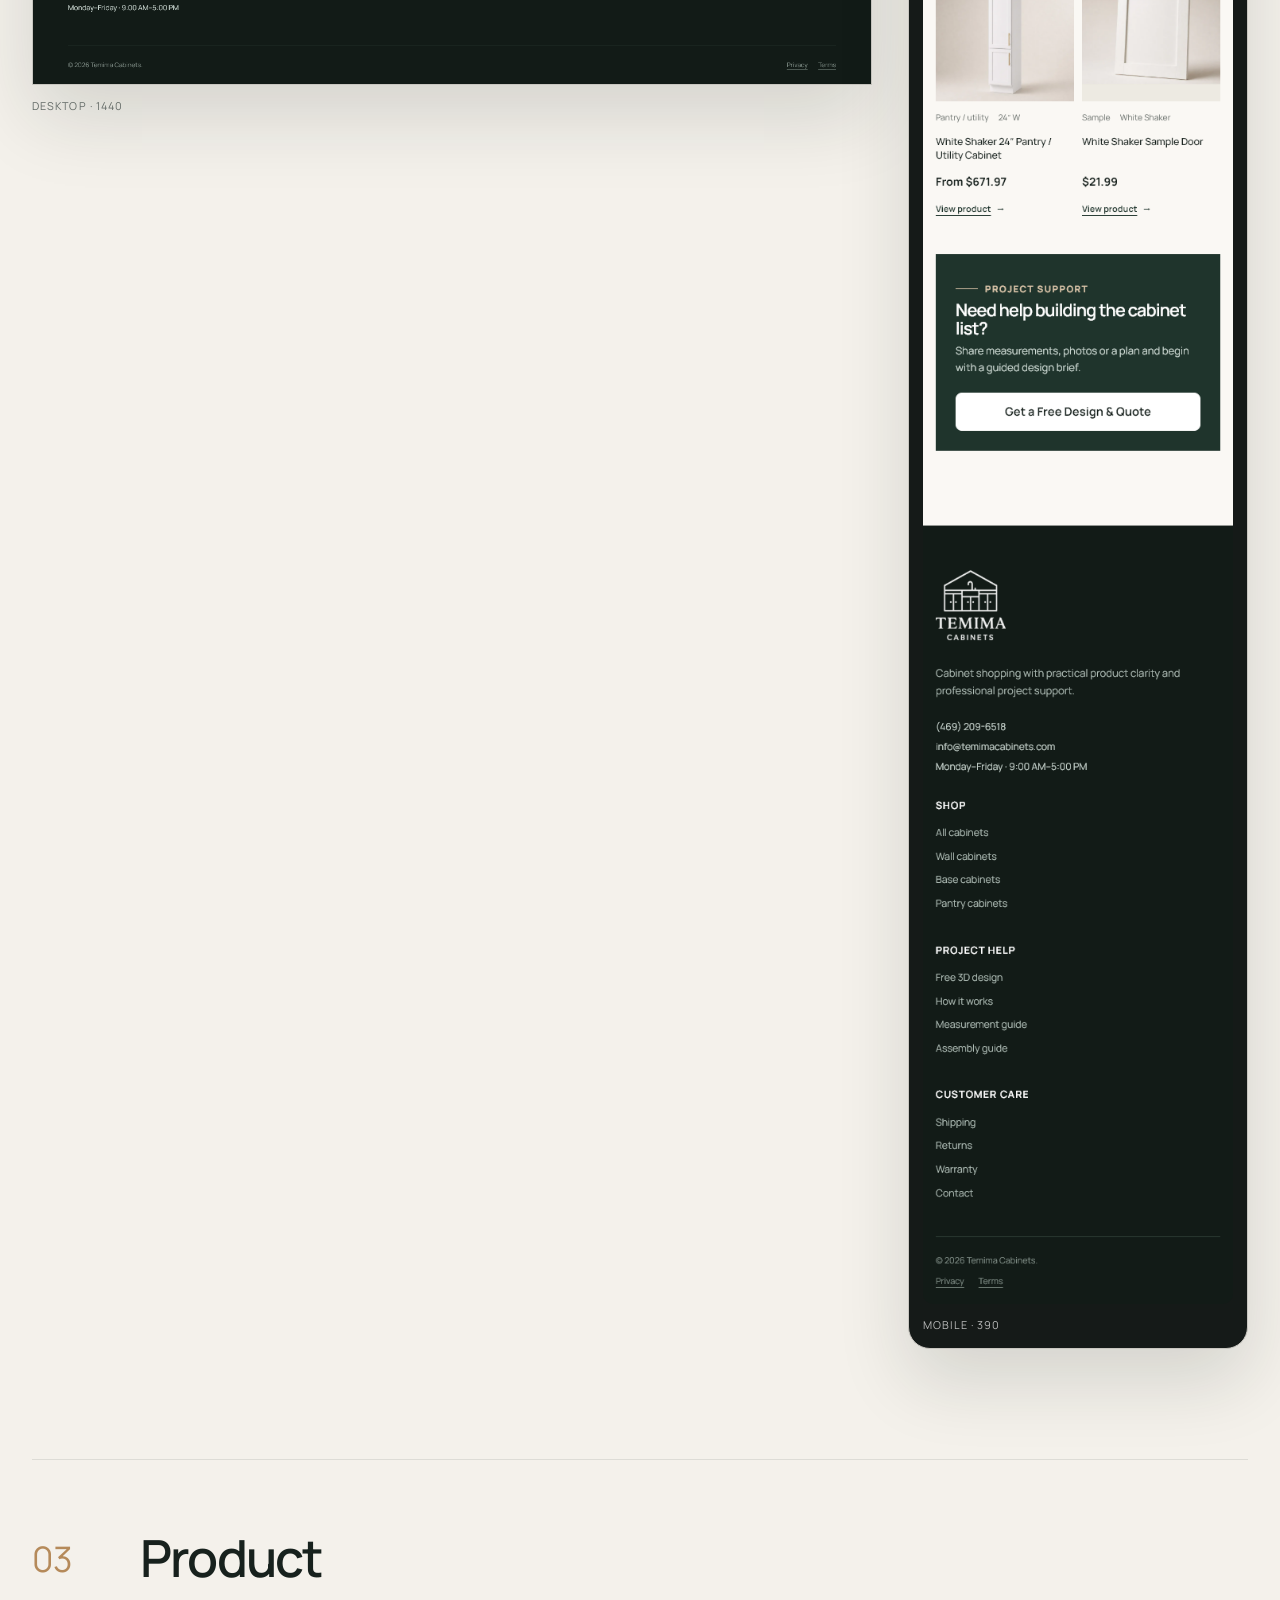
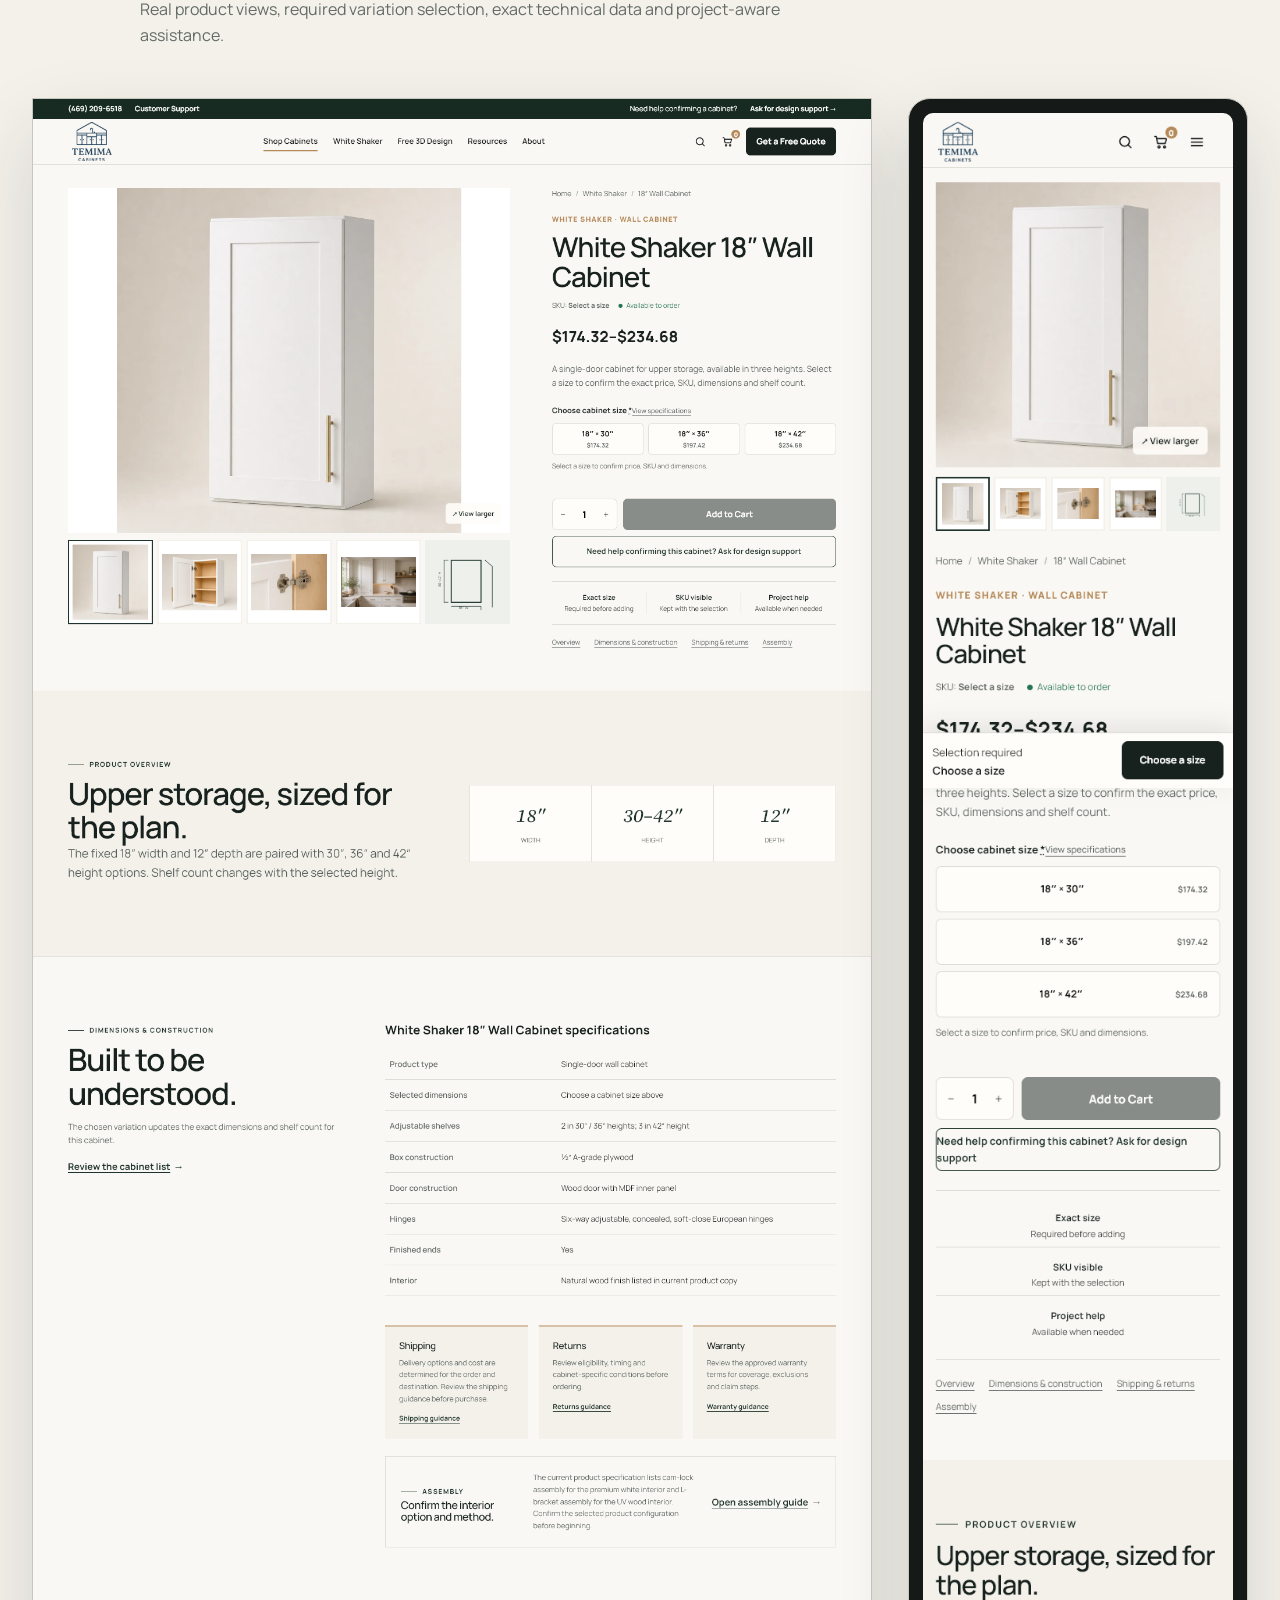
<file: presentation/index.html>
﻿<!doctype html>
<html lang="en">
<head>
  <meta charset="utf-8">
  <meta name="viewport" content="width=device-width,initial-scale=1">
  <meta name="description" content="Temima Cabinets final redesign presentation board with desktop and mobile frames for six ecommerce templates.">
  <title>Temima Cabinets — Final Redesign Presentation</title>
  <link rel="icon" href="../assets/images/favicon.svg" type="image/svg+xml">
  <link rel="stylesheet" href="../assets/css/styles.css?v=20260718-visuals">
</head>
<body class="presentation-page">
  <a class="skip-link" href="#frames">Skip to frames</a>
  <header class="presentation-cover">
    <div class="container presentation-cover-grid">
      <div><img src="../assets/images/brand/temima-logo.png" alt="Temima Cabinets" width="300" height="300"><span>Final premium ecommerce redesign</span></div>
      <div><p>Designed for the Kitchen.<br><em>Built for Confidence.</em></p><small>Six responsive customer templates · standalone approval prototype · July 2026</small></div>
    </div>
  </header>
  <main id="frames">
    <section class="presentation-intro"><div class="container"><span class="eyebrow">The system</span><h1>Inspiration, specification and project support in one coherent path.</h1><div class="presentation-principles"><span>Architectural calm</span><span>Real cabinet clarity</span><span>Mobile-first commerce</span><span>WooCommerce-ready logic</span></div></div></section>
    <section class="presentation-frames section-canvas"><div class="container">
      <article class="presentation-pair"><header><span>01</span><div><h2>Home</h2><p>Premium inspiration that moves quickly into real cabinet types, design support and product proof.</p></div></header><div class="presentation-mockups"><figure class="desktop-frame"><img src="../docs/screenshots/home-desktop-1440.png" alt="Home desktop design at 1440 pixels" width="1440" height="9086" loading="lazy"><figcaption>Desktop · 1440</figcaption></figure><figure class="mobile-frame"><img src="../docs/screenshots/home-mobile-390.png" alt="Home mobile design at 390 pixels" width="390" height="11821" loading="lazy"><figcaption>Mobile · 390</figcaption></figure></div></article>
      <article class="presentation-pair"><header><span>02</span><div><h2>Category</h2><p>A compact introduction gives way to filters, exact cabinet types and a readable product grid.</p></div></header><div class="presentation-mockups"><figure class="desktop-frame"><img src="../docs/screenshots/category-desktop-1440.png" alt="Category desktop design at 1440 pixels" width="1440" height="2609" loading="lazy"><figcaption>Desktop · 1440</figcaption></figure><figure class="mobile-frame"><img src="../docs/screenshots/category-mobile-390.png" alt="Category mobile design at 390 pixels" width="390" height="3421" loading="lazy"><figcaption>Mobile · 390</figcaption></figure></div></article>
      <article class="presentation-pair"><header><span>03</span><div><h2>Product</h2><p>Real product views, required variation selection, exact technical data and project-aware assistance.</p></div></header><div class="presentation-mockups"><figure class="desktop-frame"><img src="../docs/screenshots/product-desktop-1440.png" alt="Product desktop design at 1440 pixels" width="1440" height="4346" loading="lazy"><figcaption>Desktop · 1440</figcaption></figure><figure class="mobile-frame"><img src="../docs/screenshots/product-mobile-390.png" alt="Product mobile design at 390 pixels" width="390" height="6703" loading="lazy"><figcaption>Mobile · 390</figcaption></figure></div></article>
      <article class="presentation-pair"><header><span>04</span><div><h2>Free Quote</h2><p>A persuasive service story resolves into a clear four-step project brief with local file states.</p></div></header><div class="presentation-mockups"><figure class="desktop-frame"><img src="../docs/screenshots/free-quote-desktop-1440.png" alt="Free Quote desktop design at 1440 pixels" width="1440" height="4066" loading="lazy"><figcaption>Desktop · 1440</figcaption></figure><figure class="mobile-frame"><img src="../docs/screenshots/free-quote-mobile-390.png" alt="Free Quote mobile design at 390 pixels" width="390" height="5465" loading="lazy"><figcaption>Mobile · 390</figcaption></figure></div></article>
      <article class="presentation-pair"><header><span>05</span><div><h2>Cart</h2><p>Variations, SKUs, dimensions and quantities stay readable while project completeness remains visible.</p></div></header><div class="presentation-mockups"><figure class="desktop-frame"><img src="../docs/screenshots/cart-desktop-1440.png" alt="Cart desktop design at 1440 pixels" width="1440" height="2474" loading="lazy"><figcaption>Desktop · 1440</figcaption></figure><figure class="mobile-frame"><img src="../docs/screenshots/cart-mobile-390.png" alt="Cart mobile design at 390 pixels" width="390" height="3406" loading="lazy"><figcaption>Mobile · 390</figcaption></figure></div></article>
      <article class="presentation-pair"><header><span>06</span><div><h2>Checkout</h2><p>Focused guest checkout with labeled progress, clear totals and visible validation/payment states.</p></div></header><div class="presentation-mockups"><figure class="desktop-frame"><img src="../docs/screenshots/checkout-desktop-1440.png" alt="Checkout desktop design at 1440 pixels" width="1440" height="2548" loading="lazy"><figcaption>Desktop · 1440</figcaption></figure><figure class="mobile-frame"><img src="../docs/screenshots/checkout-mobile-390.png" alt="Checkout mobile design at 390 pixels" width="390" height="3051" loading="lazy"><figcaption>Mobile · 390</figcaption></figure></div></article>
    </div></section>
  </main>
  <footer class="presentation-footer"><div class="container"><strong>Temima Cabinets</strong><span>Standalone concept · live WordPress store not modified</span><a href="../index.html">Open interactive prototype →</a></div></footer>
</body>
</html>
</file>
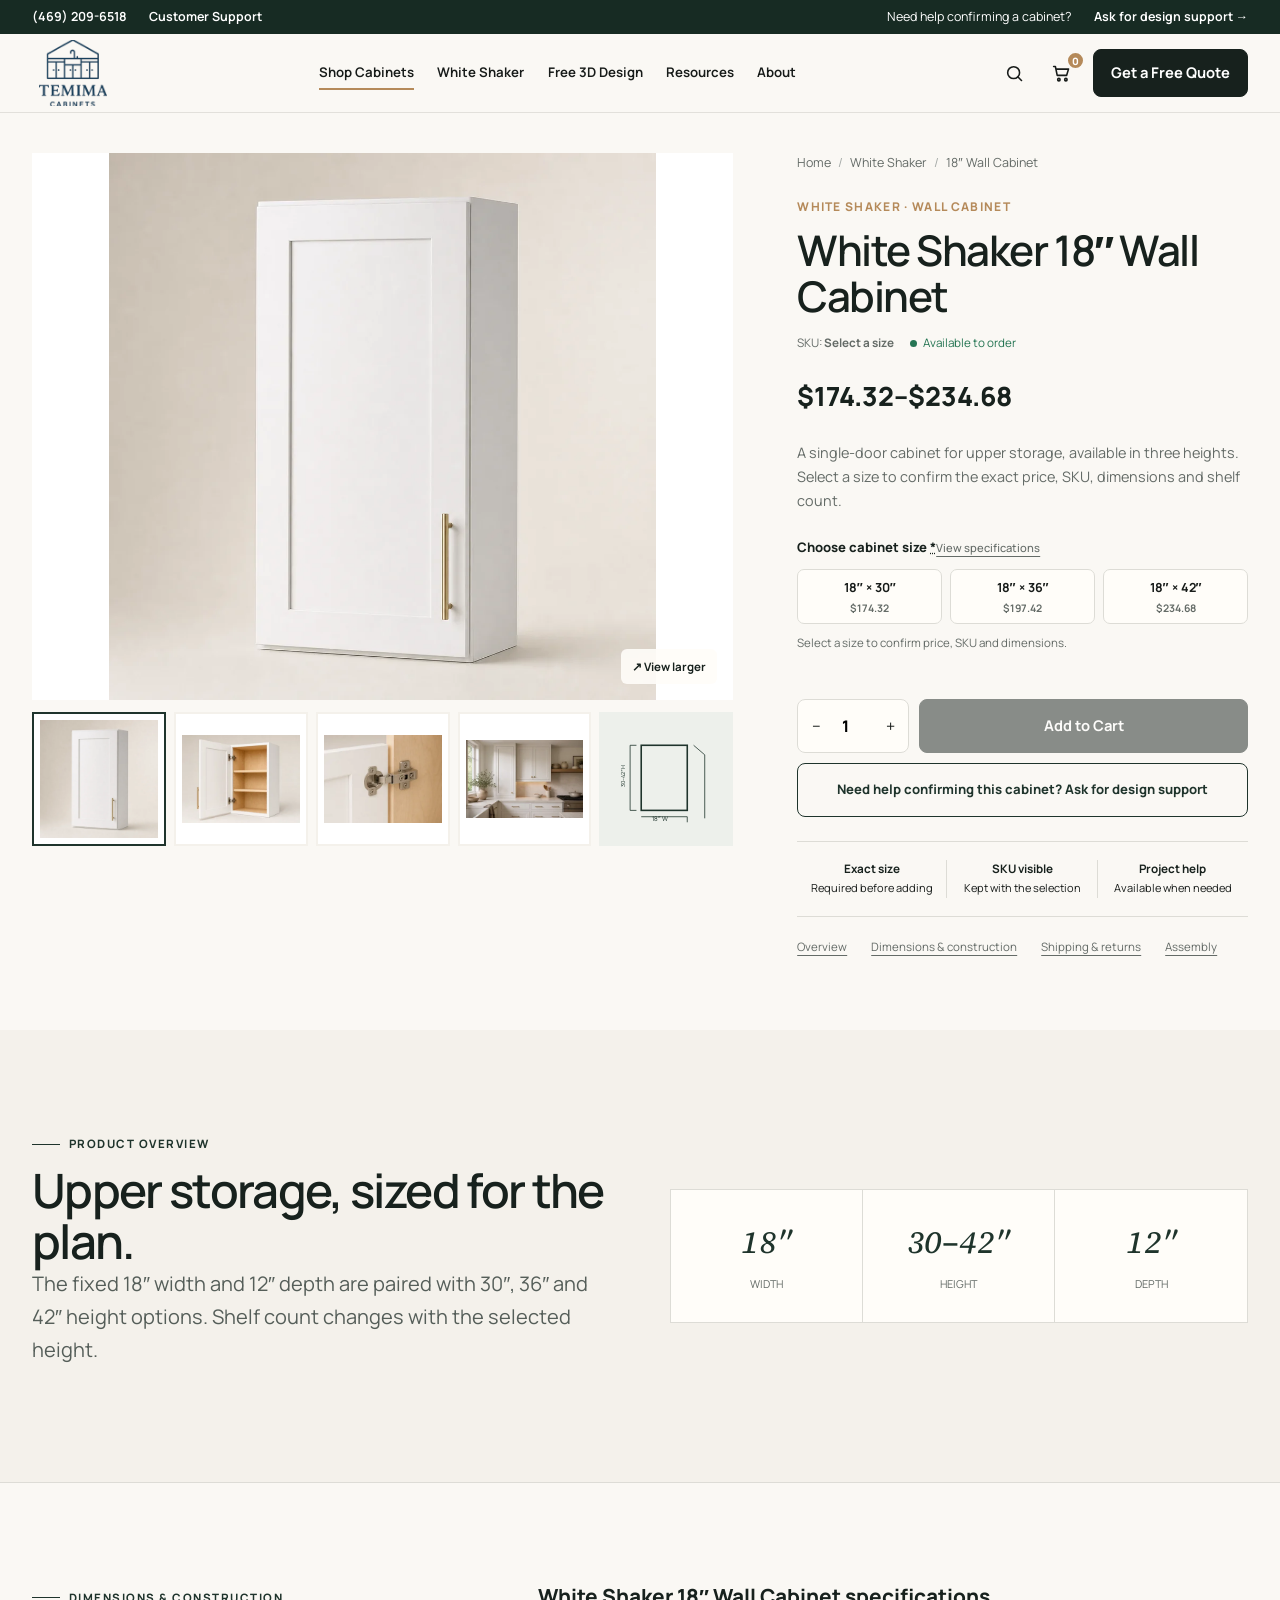
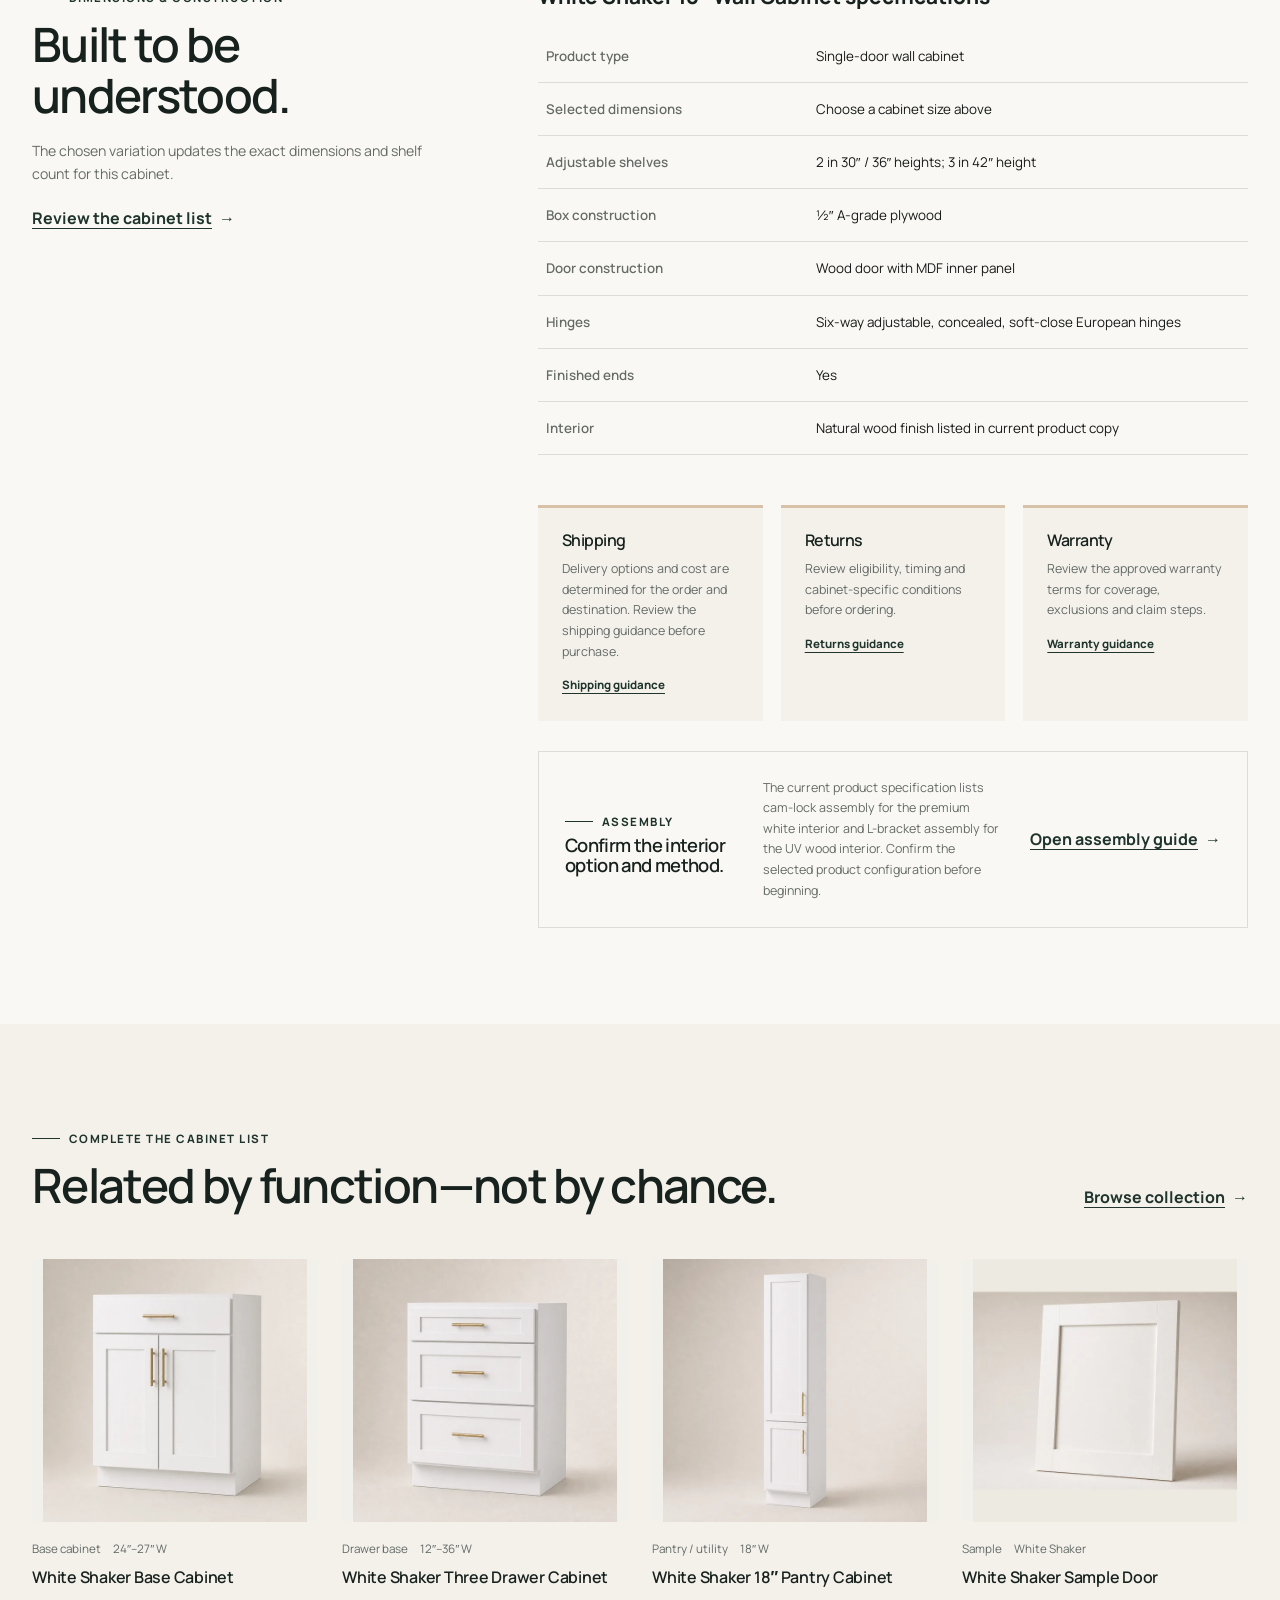
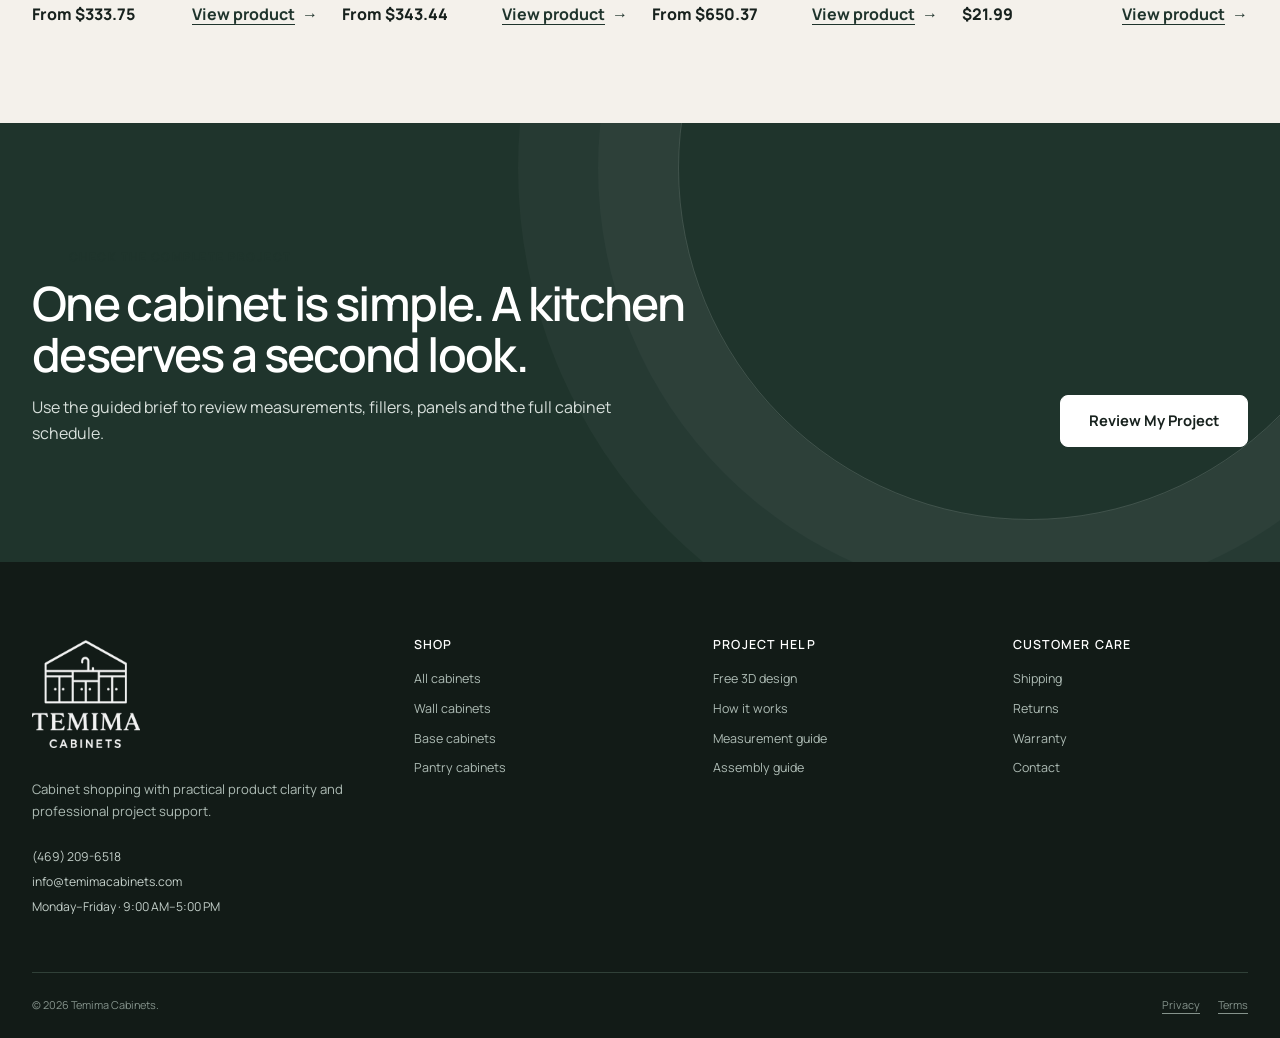
<file: product/index.html>
<!doctype html>
<html lang="en">
<head>
  <meta charset="utf-8"><meta name="viewport" content="width=device-width,initial-scale=1">
  <meta name="description" content="White Shaker 18-inch single-door wall cabinet with three height options and clear specifications.">
  <meta name="robots" content="noindex,nofollow,noarchive"><meta name="theme-color" content="#17342a">
  <title>White Shaker 18-inch Wall Cabinet — Temima Cabinets</title>
  <link rel="canonical" href="https://cabenit01.vercel.app/product/index.html">
  <meta property="og:site_name" content="Temima Cabinets"><meta property="og:type" content="product">
  <meta property="og:title" content="White Shaker 18-inch Wall Cabinet — Temima Cabinets">
  <meta property="og:description" content="Compare three cabinet heights with exact dimensions, SKU and construction details.">
  <meta property="og:url" content="https://cabenit01.vercel.app/product/index.html">
  <meta property="og:image" content="https://cabenit01.vercel.app/assets/images/generated/products/white-shaker-wall-cabinet-v2-1024.webp">
  <meta property="og:image:alt" content="White Shaker 18-inch wall cabinet"><meta name="twitter:card" content="summary_large_image">
  <link rel="icon" href="../assets/images/favicon.svg" type="image/svg+xml"><link rel="stylesheet" href="../assets/css/styles.css?v=20260718-visuals"><script src="../assets/js/script.js?v=20260718-visuals" defer></script>
  <script type="application/ld+json">{"@context":"https://schema.org","@type":"Product","name":"White Shaker 18-inch Wall Cabinet","image":["https://cabenit01.vercel.app/assets/images/generated/products/white-shaker-wall-cabinet-v2-1024.webp","https://cabenit01.vercel.app/assets/images/generated/products/white-shaker-wall-cabinet-open-v2-1400.webp"],"description":"Single-door White Shaker wall cabinet with 30-inch, 36-inch and 42-inch height options.","brand":{"@type":"Brand","name":"Temima Cabinets"},"category":"Wall cabinets","additionalProperty":[{"@type":"PropertyValue","name":"Width","value":"18 inches"},{"@type":"PropertyValue","name":"Depth","value":"12 inches"},{"@type":"PropertyValue","name":"Height options","value":"30, 36 or 42 inches"}]}</script>
  <script type="application/ld+json">{"@context":"https://schema.org","@type":"BreadcrumbList","itemListElement":[{"@type":"ListItem","position":1,"name":"Home","item":"https://cabenit01.vercel.app/"},{"@type":"ListItem","position":2,"name":"White Shaker","item":"https://cabenit01.vercel.app/category/index.html"},{"@type":"ListItem","position":3,"name":"White Shaker 18-inch Wall Cabinet"}]}</script>
</head>
<body class="page-product" data-page="product" data-root="../">
  <a class="skip-link" href="#main">Skip to content</a>
  <div class="utility-bar"><div class="container utility-inner"><div class="utility-group"><a href="tel:+14692096518">(469) 209-6518</a><a href="mailto:info@temimacabinets.com">Customer Support</a></div><div class="utility-group"><span>Need help confirming a cabinet?</span><a href="../free-quote/index.html">Ask for design support →</a></div></div></div>
  <header class="site-header" data-header><div class="container header-main"><a class="brand brand-official" href="../index.html" aria-label="Temima Cabinets home"><img src="../assets/images/brand/temima-logo.png" alt="Temima Cabinets" width="692" height="691"></a><nav class="primary-nav" aria-label="Primary navigation"><a href="../category/index.html" aria-current="page">Shop Cabinets</a><a href="../category/index.html">White Shaker</a><a href="../free-quote/index.html">Free 3D Design</a><a href="../resources/index.html">Resources</a><a href="../index.html#about">About</a></nav><div class="header-actions"><button class="icon-button search-button" type="button" aria-label="Open product search" data-search-open><svg class="icon" viewBox="0 0 24 24" aria-hidden="true"><circle cx="11" cy="11" r="6.8"/><path d="m16 16 4 4"/></svg></button><a class="icon-button cart-link" href="../cart/index.html" aria-label="View cart"><svg class="icon" viewBox="0 0 24 24" aria-hidden="true"><path d="M3 4h2l2.1 10.1h10.8L20 7H6"/><circle cx="9" cy="19" r="1.4"/><circle cx="17" cy="19" r="1.4"/></svg><span class="cart-count" data-cart-count>0</span></a><a class="button header-quote" href="../free-quote/index.html">Get a Free Quote</a><button class="icon-button menu-toggle" type="button" aria-label="Open menu" aria-expanded="false" aria-controls="mobile-nav" data-menu-toggle><svg class="icon" viewBox="0 0 24 24" aria-hidden="true"><path d="M4 7h16M4 12h16M4 17h16"/></svg></button></div></div></header>
  <nav class="mobile-nav" id="mobile-nav" aria-label="Mobile navigation" aria-hidden="true" data-mobile-nav><button class="icon-button menu-close" type="button" aria-label="Close menu" data-menu-close><svg class="icon" viewBox="0 0 24 24" aria-hidden="true"><path d="M6 6L18 18M18 6L6 18"/></svg></button><a href="../category/index.html">Shop Cabinets <span>→</span></a><a href="../category/index.html">White Shaker <span>→</span></a><a href="../free-quote/index.html">Free 3D Design <span>→</span></a><a href="../resources/index.html">Resources <span>→</span></a><a href="../index.html#about">About <span>→</span></a><a class="button" href="../free-quote/index.html">Get a Free Quote</a></nav>

  <main id="main">
    <section class="product-main"><div class="container product-layout">
      <div class="product-gallery" aria-label="Product gallery"><div class="gallery-main"><img src="../assets/images/generated/products/white-shaker-wall-cabinet-v2-1024.webp" srcset="../assets/images/generated/products/white-shaker-wall-cabinet-v2-600.webp 600w, ../assets/images/generated/products/white-shaker-wall-cabinet-v2-1024.webp 1024w" sizes="(max-width: 960px) 100vw, 58vw" alt="White Shaker 18-inch wall cabinet, front view" width="1024" height="1024" fetchpriority="high" data-gallery-main><button class="zoom-note" type="button" data-gallery-zoom>↗ View larger</button></div><div class="gallery-thumbs"><button class="gallery-thumb" type="button" aria-label="Product front view" aria-current="true" data-gallery-thumb="../assets/images/generated/products/white-shaker-wall-cabinet-v2-1024.webp" data-gallery-srcset="../assets/images/generated/products/white-shaker-wall-cabinet-v2-600.webp 600w, ../assets/images/generated/products/white-shaker-wall-cabinet-v2-1024.webp 1024w" data-gallery-sizes="(max-width: 960px) 100vw, 58vw" data-gallery-fit="contain" data-gallery-alt="White Shaker 18-inch wall cabinet, product front view"><img src="../assets/images/generated/products/white-shaker-wall-cabinet-v2-600.webp" alt="" width="600" height="600"></button><button class="gallery-thumb" type="button" aria-label="Open cabinet interior" aria-current="false" data-gallery-thumb="../assets/images/generated/products/white-shaker-wall-cabinet-open-v2-1400.webp" data-gallery-srcset="../assets/images/generated/products/white-shaker-wall-cabinet-open-v2-320.webp 320w, ../assets/images/generated/products/white-shaker-wall-cabinet-open-v2-800.webp 800w, ../assets/images/generated/products/white-shaker-wall-cabinet-open-v2-1400.webp 1400w" data-gallery-sizes="(max-width: 960px) 100vw, 58vw" data-gallery-fit="cover" data-gallery-alt="Open White Shaker wall cabinet showing the natural wood interior and adjustable shelves"><img src="../assets/images/generated/products/white-shaker-wall-cabinet-open-v2-320.webp" alt="" width="320" height="240" loading="lazy"></button><button class="gallery-thumb" type="button" aria-label="Soft-close hinge detail" aria-current="false" data-gallery-thumb="../assets/images/generated/construction/soft-close-hinge-detail-v2-1400.webp" data-gallery-srcset="../assets/images/generated/construction/soft-close-hinge-detail-v2-320.webp 320w, ../assets/images/generated/construction/soft-close-hinge-detail-v2-800.webp 800w, ../assets/images/generated/construction/soft-close-hinge-detail-v2-1400.webp 1400w" data-gallery-sizes="(max-width: 960px) 100vw, 58vw" data-gallery-fit="cover" data-gallery-alt="Close detail of a concealed soft-close hinge installed on White Shaker cabinetry"><img src="../assets/images/generated/construction/soft-close-hinge-detail-v2-320.webp" alt="" width="320" height="240" loading="lazy"></button><button class="gallery-thumb" type="button" aria-label="Kitchen planning context" aria-current="false" data-gallery-thumb="../assets/images/generated/product-context/white-shaker-product-context-v2-1500.webp" data-gallery-srcset="../assets/images/generated/product-context/white-shaker-product-context-v2-320.webp 320w, ../assets/images/generated/product-context/white-shaker-product-context-v2-800.webp 800w, ../assets/images/generated/product-context/white-shaker-product-context-v2-1500.webp 1500w" data-gallery-sizes="(max-width: 960px) 100vw, 58vw" data-gallery-fit="cover" data-gallery-alt="White Shaker wall cabinets installed in a warm contemporary kitchen"><img src="../assets/images/generated/product-context/white-shaker-product-context-v2-320.webp" alt="" width="320" height="213" loading="lazy"></button><button class="gallery-thumb detail-diagram" type="button" aria-label="Dimensions diagram" aria-current="false" data-gallery-diagram><svg viewBox="0 0 120 120" role="img" aria-label="18 inches wide, selectable height, 12 inches deep"><rect x="28" y="18" width="58" height="82" fill="none" stroke="currentColor" stroke-width="2"/><path d="M22 18h-8v82h8M28 108h58v7M94 18l14 12v80" fill="none" stroke="currentColor"/><text x="42" y="113" font-size="8" fill="currentColor">18″ W</text><text x="2" y="64" font-size="7" fill="currentColor" transform="rotate(-90 8 64)">30–42″ H</text></svg></button></div></div>
      <div class="product-summary"><nav class="breadcrumbs" aria-label="Breadcrumb"><a href="../index.html">Home</a><a href="../category/index.html">White Shaker</a><span aria-current="page">18″ Wall Cabinet</span></nav><span class="product-kicker">White Shaker · Wall cabinet</span><h1>White Shaker 18″ Wall Cabinet</h1><div class="sku-row"><span>SKU: <strong data-product-sku>Select a size</strong></span><span class="stock-status"><i aria-hidden="true"></i> Available to order</span></div><p class="product-price" data-product-price>$174.32–$234.68</p><p class="product-intro">A single-door cabinet for upper storage, available in three heights. Select a size to confirm the exact price, SKU, dimensions and shelf count.</p>
        <fieldset class="variation-field" id="choose-size"><legend class="variation-label"><span>Choose cabinet size <abbr title="required">*</abbr></span><a href="#specifications">View specifications</a></legend><div class="variation-options">
          <div class="variation-option"><input type="radio" name="size" id="size-1830" value="18 × 30 × 12 in" data-price="174.32" data-sku="TMM_W_W1830" data-dimensions="18″ W × 30″ H × 12″ D" data-shelves="2"><label for="size-1830"><strong>18″ × 30″</strong><small>$174.32</small></label></div>
          <div class="variation-option"><input type="radio" name="size" id="size-1836" value="18 × 36 × 12 in" data-price="197.42" data-sku="TMM_W_W1836" data-dimensions="18″ W × 36″ H × 12″ D" data-shelves="2"><label for="size-1836"><strong>18″ × 36″</strong><small>$197.42</small></label></div>
          <div class="variation-option"><input type="radio" name="size" id="size-1842" value="18 × 42 × 12 in" data-price="234.68" data-sku="TMM_W_W1842" data-dimensions="18″ W × 42″ H × 12″ D" data-shelves="3"><label for="size-1842"><strong>18″ × 42″</strong><small>$234.68</small></label></div>
        </div><p class="selection-detail" role="status" aria-live="polite" data-selection-detail>Select a size to confirm price, SKU and dimensions.</p></fieldset>
        <div class="purchase-row"><div class="quantity" data-quantity><button type="button" aria-label="Decrease quantity" data-qty-minus>−</button><input type="number" min="1" max="99" value="1" aria-label="Quantity" data-qty-input><button type="button" aria-label="Increase quantity" data-qty-plus>+</button></div><button class="button button-large" type="button" disabled data-add-product>Add to Cart</button></div><a class="design-help-link" href="../free-quote/index.html">Need help confirming this cabinet? Ask for design support</a>
        <div class="purchase-trust"><div><strong>Exact size</strong>Required before adding</div><div><strong>SKU visible</strong>Kept with the selection</div><div><strong>Project help</strong>Available when needed</div></div><nav class="spec-jump" aria-label="Product information"><a href="#overview">Overview</a><a href="#specifications">Dimensions &amp; construction</a><a href="#shipping">Shipping &amp; returns</a><a href="#assembly">Assembly</a></nav>
      </div>
    </div></section>

    <section class="section product-overview section-canvas" id="overview"><div class="container overview-grid"><div><span class="eyebrow">Product overview</span><h2>Upper storage, sized for the plan.</h2><p class="lead">The fixed 18″ width and 12″ depth are paired with 30″, 36″ and 42″ height options. Shelf count changes with the selected height.</p></div><div class="dimension-card" aria-label="Core dimensions"><div><strong>18″</strong><span>Width</span></div><div><strong>30–42″</strong><span>Height</span></div><div><strong>12″</strong><span>Depth</span></div></div></div></section>

    <section class="section product-info" id="specifications"><div class="container info-layout"><div class="info-nav"><span class="eyebrow">Dimensions &amp; construction</span><h2>Built to be understood.</h2><p>The chosen variation updates the exact dimensions and shelf count for this cabinet.</p><a class="text-link" href="../free-quote/index.html">Review the cabinet list</a></div><div>
      <table class="spec-table"><caption>White Shaker 18″ Wall Cabinet specifications</caption><tbody><tr><th scope="row">Product type</th><td>Single-door wall cabinet</td></tr><tr><th scope="row">Selected dimensions</th><td data-spec-dimensions>Choose a cabinet size above</td></tr><tr><th scope="row">Adjustable shelves</th><td data-spec-shelves>2 in 30″ / 36″ heights; 3 in 42″ height</td></tr><tr><th scope="row">Box construction</th><td>½″ A-grade plywood</td></tr><tr><th scope="row">Door construction</th><td>Wood door with MDF inner panel</td></tr><tr><th scope="row">Hinges</th><td>Six-way adjustable, concealed, soft-close European hinges</td></tr><tr><th scope="row">Finished ends</th><td>Yes</td></tr><tr><th scope="row">Interior</th><td>Natural wood finish listed in current product copy</td></tr></tbody></table>
      <div class="shipping-panels"><article class="shipping-panel" id="shipping"><h3>Shipping</h3><p>Delivery options and cost are determined for the order and destination. Review the shipping guidance before purchase.</p><a href="../resources/index.html#shipping">Shipping guidance</a></article><article class="shipping-panel"><h3>Returns</h3><p>Review eligibility, timing and cabinet-specific conditions before ordering.</p><a href="../resources/index.html#returns">Returns guidance</a></article><article class="shipping-panel" id="warranty"><h3>Warranty</h3><p>Review the approved warranty terms for coverage, exclusions and claim steps.</p><a href="../resources/index.html#warranty">Warranty guidance</a></article></div>
      <div class="assembly-block" id="assembly"><div><span class="eyebrow">Assembly</span><h3>Confirm the interior option and method.</h3></div><p>The current product specification lists cam-lock assembly for the premium white interior and L-bracket assembly for the UV wood interior. Confirm the selected product configuration before beginning.</p><a class="text-link" href="../resources/index.html#assembly">Open assembly guide</a></div>
    </div></div></section>

    <section class="section section-canvas"><div class="container"><div class="section-head"><div><span class="eyebrow">Complete the cabinet list</span><h2>Related by function—not by chance.</h2></div><a class="text-link" href="../category/index.html">Browse collection</a></div><div class="product-grid">
      <article class="product-card"><div class="product-media"><img src="../assets/images/generated/products/white-shaker-base-cabinet-v2-600.webp" srcset="../assets/images/generated/products/white-shaker-base-cabinet-v2-600.webp 600w, ../assets/images/generated/products/white-shaker-base-cabinet-v2-1024.webp 1024w" sizes="(max-width: 700px) 50vw, (max-width: 1180px) 50vw, 26vw" alt="White Shaker base cabinet" width="600" height="600" loading="lazy"></div><div class="product-meta"><span>Base cabinet</span><span>24″–27″ W</span></div><h3><a href="index.html">White Shaker Base Cabinet</a></h3><div class="product-actions"><span class="price">From $333.75</span><a class="text-link" href="index.html">View product</a></div></article>
      <article class="product-card"><div class="product-media"><img src="../assets/images/generated/products/white-shaker-drawer-base-v2-600.webp" srcset="../assets/images/generated/products/white-shaker-drawer-base-v2-600.webp 600w, ../assets/images/generated/products/white-shaker-drawer-base-v2-1024.webp 1024w" sizes="(max-width: 700px) 50vw, (max-width: 1180px) 50vw, 26vw" alt="White Shaker three-drawer cabinet" width="600" height="600" loading="lazy"></div><div class="product-meta"><span>Drawer base</span><span>12″–36″ W</span></div><h3><a href="index.html">White Shaker Three Drawer Cabinet</a></h3><div class="product-actions"><span class="price">From $343.44</span><a class="text-link" href="index.html">View product</a></div></article>
      <article class="product-card"><div class="product-media"><img src="../assets/images/generated/products/white-shaker-pantry-cabinet-v2-600.webp" srcset="../assets/images/generated/products/white-shaker-pantry-cabinet-v2-600.webp 600w, ../assets/images/generated/products/white-shaker-pantry-cabinet-v2-1024.webp 1024w" sizes="(max-width: 700px) 50vw, (max-width: 1180px) 50vw, 26vw" alt="White Shaker pantry cabinet" width="600" height="600" loading="lazy"></div><div class="product-meta"><span>Pantry / utility</span><span>18″ W</span></div><h3><a href="index.html">White Shaker 18″ Pantry Cabinet</a></h3><div class="product-actions"><span class="price">From $650.37</span><a class="text-link" href="index.html">View product</a></div></article>
      <article class="product-card"><div class="product-media"><img src="../assets/images/generated/products/white-shaker-sample-door-v2-600.webp" srcset="../assets/images/generated/products/white-shaker-sample-door-v2-600.webp 600w, ../assets/images/generated/products/white-shaker-sample-door-v2-1024.webp 1024w" sizes="(max-width: 700px) 50vw, (max-width: 1180px) 50vw, 26vw" alt="White Shaker sample door" width="600" height="600" loading="lazy"></div><div class="product-meta"><span>Sample</span><span>White Shaker</span></div><h3><a href="index.html">White Shaker Sample Door</a></h3><div class="product-actions"><span class="price">$21.99</span><a class="text-link" href="index.html">View product</a></div></article>
    </div></div></section>
    <section class="final-cta"><div class="container final-cta-inner"><div><span class="eyebrow">Check the complete project</span><h2>One cabinet is simple. A kitchen deserves a second look.</h2><p>Use the guided brief to review measurements, fillers, panels and the full cabinet schedule.</p></div><a class="button button-light button-large" href="../free-quote/index.html">Review My Project</a></div></section>
  </main>

  <div class="mobile-purchase" aria-label="Product purchase controls"><div><small data-mobile-selection>Selection required</small><strong data-mobile-price>Choose a size</strong></div><button class="button" type="button" data-mobile-add data-mobile-state="choose">Choose a size</button></div>
  <footer class="site-footer"><div class="container footer-main"><div class="footer-brand"><a class="brand brand-official" href="../index.html"><img src="../assets/images/brand/temima-logo.png" alt="Temima Cabinets" width="692" height="691" loading="lazy"></a><p>Cabinet shopping with practical product clarity and professional project support.</p><address class="footer-contact"><a href="tel:+14692096518">(469) 209-6518</a><a href="mailto:info@temimacabinets.com">info@temimacabinets.com</a><span>Monday–Friday · 9:00 AM–5:00 PM</span></address></div><div class="footer-col"><h2>Shop</h2><a href="../category/index.html">All cabinets</a><a href="../category/index.html?type=wall">Wall cabinets</a><a href="../category/index.html?type=base">Base cabinets</a><a href="../category/index.html?type=tall">Pantry cabinets</a></div><div class="footer-col"><h2>Project help</h2><a href="../free-quote/index.html">Free 3D design</a><a href="../index.html#resources">How it works</a><a href="../resources/index.html#measurement">Measurement guide</a><a href="../resources/index.html#assembly">Assembly guide</a></div><div class="footer-col"><h2>Customer care</h2><a href="../resources/index.html#shipping">Shipping</a><a href="../resources/index.html#returns">Returns</a><a href="../resources/index.html#warranty">Warranty</a><a href="../resources/index.html#contact">Contact</a></div></div><div class="container footer-bottom"><span>© 2026 Temima Cabinets.</span><div><a href="../resources/index.html#privacy">Privacy</a><a href="../resources/index.html#terms">Terms</a></div></div></footer>
  <div class="search-panel" role="dialog" aria-modal="true" aria-labelledby="search-title" aria-hidden="true" data-search-panel><div class="search-box"><div class="search-box-head"><div><span class="eyebrow">Product finder</span><h2 id="search-title">Search cabinets</h2></div><button class="icon-button" type="button" aria-label="Close search" data-search-close>×</button></div><form class="search-input-wrap" role="search" data-search-form><label class="sr-only" for="site-search">Search product name, type or size</label><input id="site-search" type="search" placeholder="Try “18 inch wall cabinet”" autocomplete="off" role="combobox" aria-autocomplete="list" aria-expanded="false" aria-controls="search-results" data-search-input><button class="button" type="submit">Search</button></form><p class="search-hint">Search by product type, width or product name.</p><div class="search-suggestions" id="search-results" role="listbox" aria-label="Product suggestions" data-search-results></div></div></div>
  <div class="modal gallery-modal" role="dialog" aria-modal="true" aria-label="Expanded product image" aria-hidden="true" data-gallery-modal><div class="modal-dialog"><button class="icon-button modal-close" type="button" aria-label="Close image" data-gallery-close>×</button><img src="../assets/images/generated/products/white-shaker-wall-cabinet-v2-1024.webp" alt="Expanded White Shaker wall cabinet view" width="1024" height="1024" data-gallery-modal-image></div></div><div class="toast" role="status" aria-live="polite" aria-atomic="true" data-toast></div>
</body>
</html>
</file>
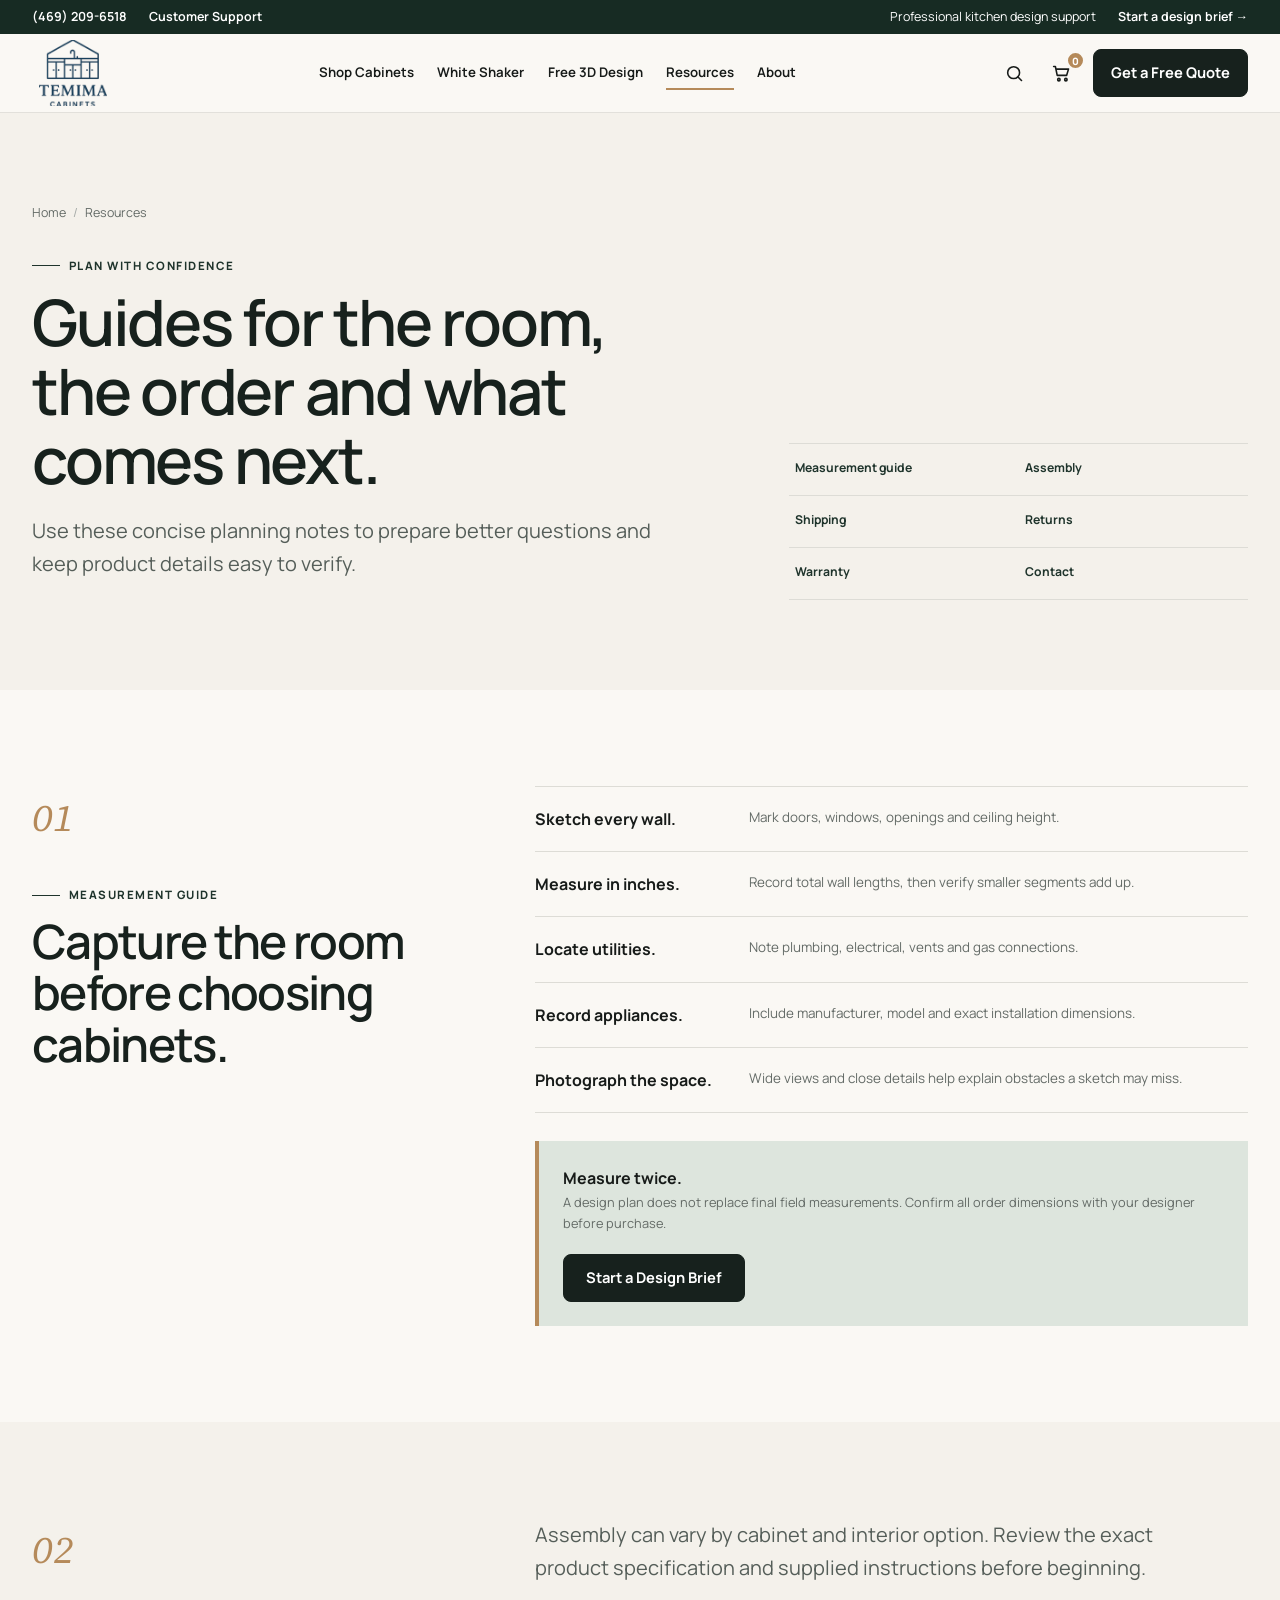
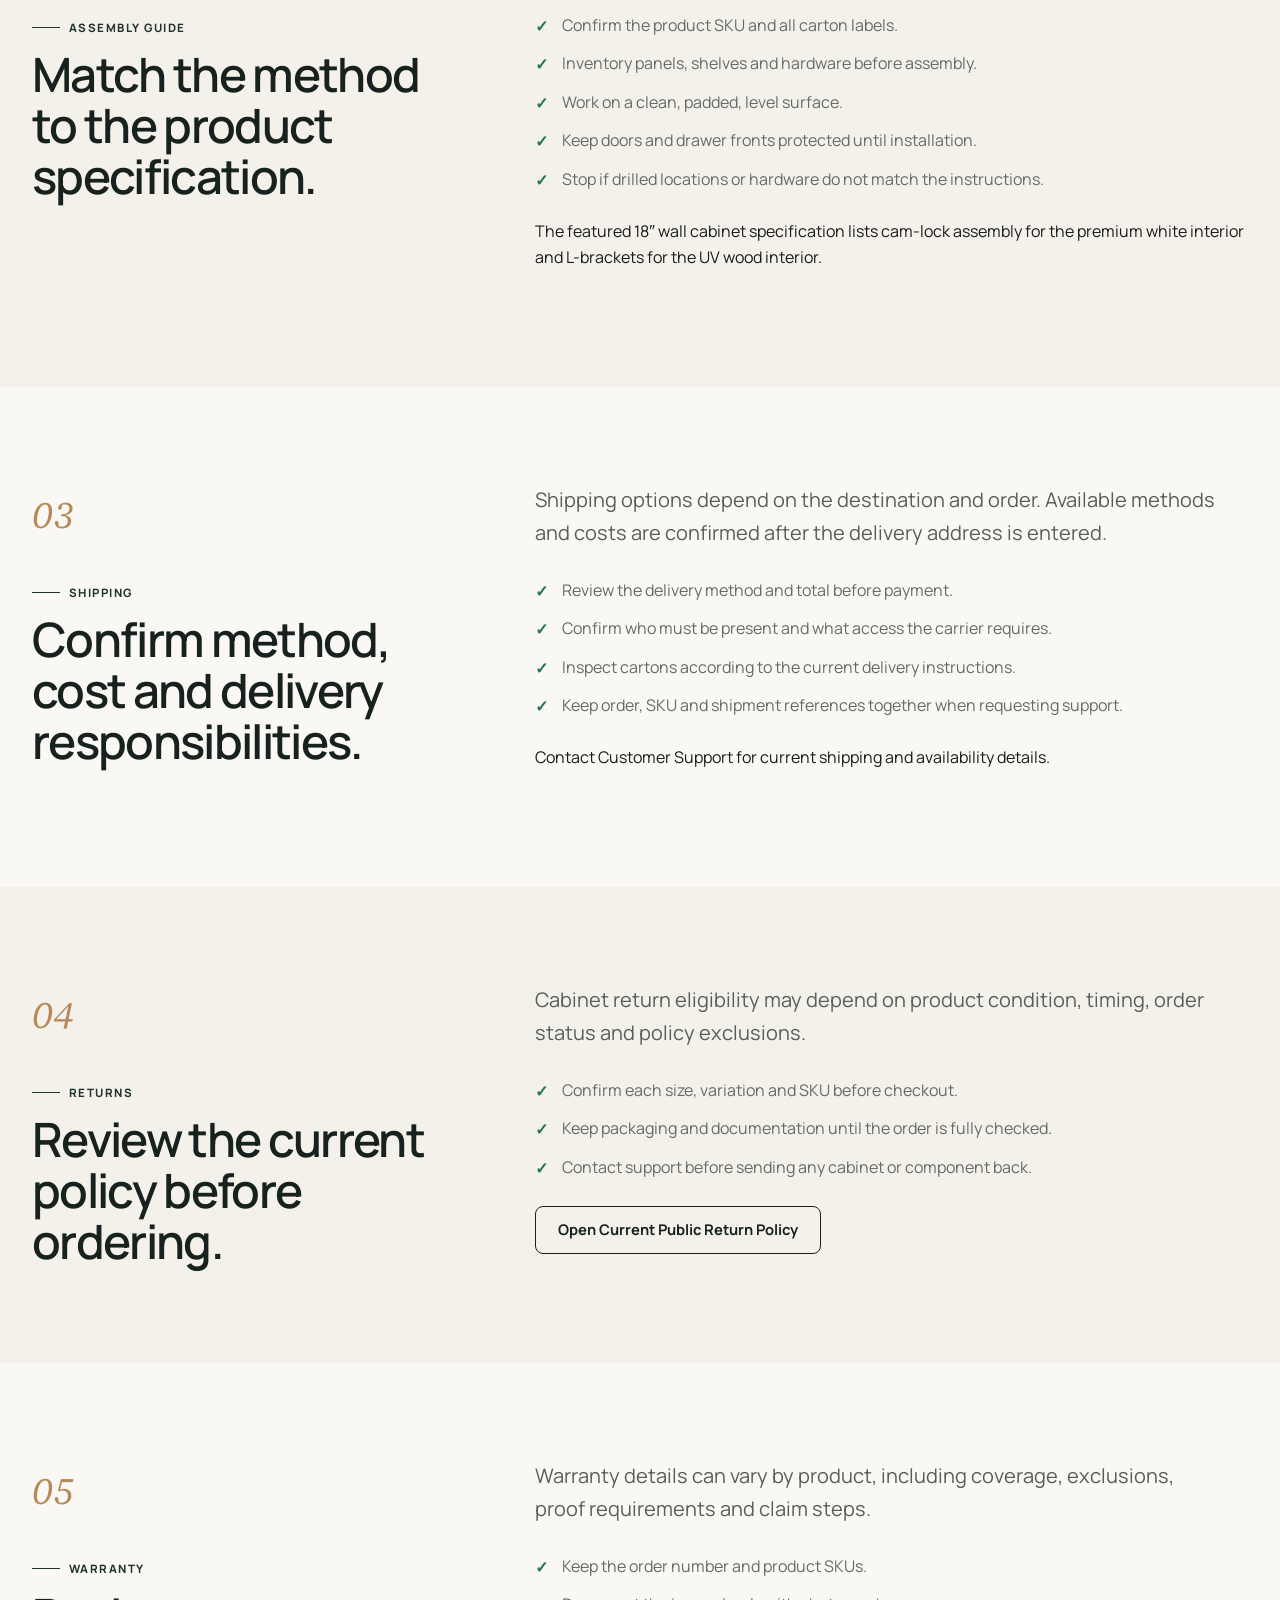
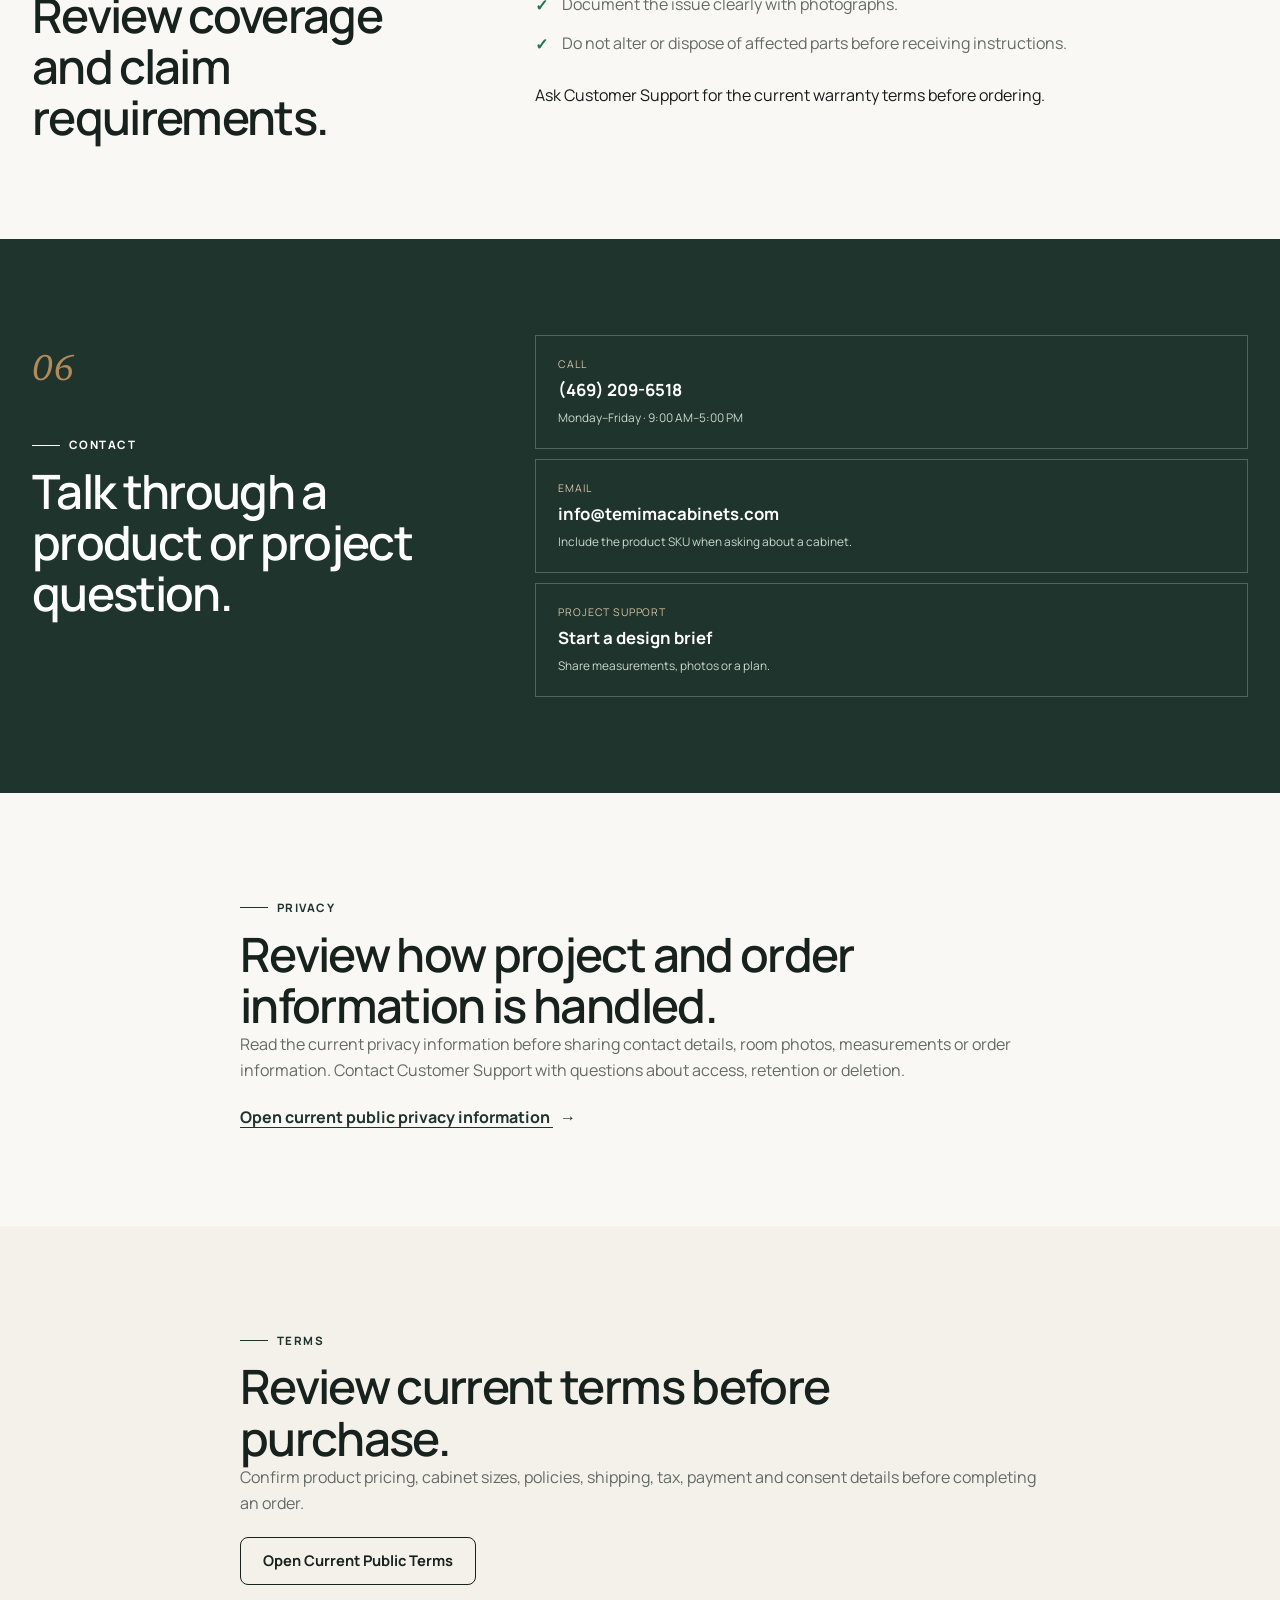
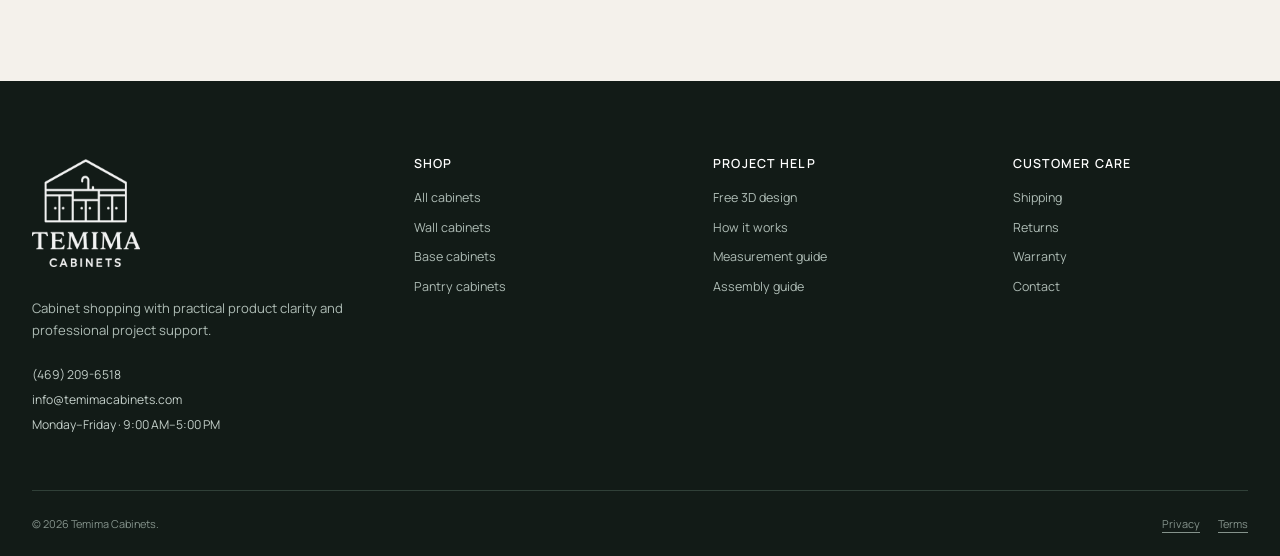
<file: resources/index.html>
<!doctype html>
<html lang="en">
<head>
  <meta charset="utf-8"><meta name="viewport" content="width=device-width,initial-scale=1">
  <meta name="description" content="Temima Cabinets measurement, assembly, shipping, returns, warranty, contact, privacy and terms resources.">
  <meta name="robots" content="noindex,nofollow,noarchive"><meta name="theme-color" content="#17342a">
  <title>Planning & Customer Care Resources — Temima Cabinets</title>
  <link rel="canonical" href="https://cabenit01.vercel.app/resources/index.html">
  <meta property="og:site_name" content="Temima Cabinets"><meta property="og:type" content="website">
  <meta property="og:title" content="Planning & Customer Care Resources — Temima Cabinets">
  <meta property="og:description" content="Measurement, assembly, shipping, returns, warranty and contact guidance.">
  <meta property="og:url" content="https://cabenit01.vercel.app/resources/index.html">
  <meta property="og:image" content="https://cabenit01.vercel.app/assets/images/generated/product-context/white-shaker-product-context-v2-1500.webp">
  <meta property="og:image:alt" content="White Shaker cabinetry with warm stone and oak details"><meta name="twitter:card" content="summary_large_image">
  <link rel="icon" href="../assets/images/favicon.svg" type="image/svg+xml"><link rel="stylesheet" href="../assets/css/styles.css?v=20260718-visuals"><script src="../assets/js/script.js?v=20260718-visuals" defer></script>
  <script type="application/ld+json">{"@context":"https://schema.org","@type":"BreadcrumbList","itemListElement":[{"@type":"ListItem","position":1,"name":"Home","item":"https://cabenit01.vercel.app/"},{"@type":"ListItem","position":2,"name":"Resources"}]}</script>
</head>
<body class="page-resources" data-page="resources" data-root="../">
  <a class="skip-link" href="#main">Skip to content</a>
  <div class="utility-bar"><div class="container utility-inner"><div class="utility-group"><a href="tel:+14692096518">(469) 209-6518</a><a href="mailto:info@temimacabinets.com">Customer Support</a></div><div class="utility-group"><span>Professional kitchen design support</span><a href="../free-quote/index.html">Start a design brief →</a></div></div></div>
  <header class="site-header" data-header><div class="container header-main"><a class="brand brand-official" href="../index.html" aria-label="Temima Cabinets home"><img src="../assets/images/brand/temima-logo.png" alt="Temima Cabinets" width="692" height="691"></a><nav class="primary-nav" aria-label="Primary navigation"><a href="../category/index.html">Shop Cabinets</a><a href="../category/index.html">White Shaker</a><a href="../free-quote/index.html">Free 3D Design</a><a href="index.html" aria-current="page">Resources</a><a href="../index.html#about">About</a></nav><div class="header-actions"><button class="icon-button search-button" type="button" aria-label="Open product search" data-search-open><svg class="icon" viewBox="0 0 24 24" aria-hidden="true"><circle cx="11" cy="11" r="6.8"/><path d="m16 16 4 4"/></svg></button><a class="icon-button cart-link" href="../cart/index.html" aria-label="View cart"><svg class="icon" viewBox="0 0 24 24" aria-hidden="true"><path d="M3 4h2l2.1 10.1h10.8L20 7H6"/><circle cx="9" cy="19" r="1.4"/><circle cx="17" cy="19" r="1.4"/></svg><span class="cart-count" data-cart-count>0</span></a><a class="button header-quote" href="../free-quote/index.html">Get a Free Quote</a><button class="icon-button menu-toggle" type="button" aria-label="Open menu" aria-expanded="false" aria-controls="mobile-nav" data-menu-toggle><svg class="icon" viewBox="0 0 24 24" aria-hidden="true"><path d="M4 7h16M4 12h16M4 17h16"/></svg></button></div></div></header>
  <nav class="mobile-nav" id="mobile-nav" aria-label="Mobile navigation" aria-hidden="true" data-mobile-nav><button class="icon-button menu-close" type="button" aria-label="Close menu" data-menu-close><svg class="icon" viewBox="0 0 24 24" aria-hidden="true"><path d="M6 6L18 18M18 6L6 18"/></svg></button><a href="../category/index.html">Shop Cabinets <span>→</span></a><a href="../category/index.html">White Shaker <span>→</span></a><a href="../free-quote/index.html">Free 3D Design <span>→</span></a><a href="index.html">Resources <span>→</span></a><a href="../index.html#about">About <span>→</span></a><a class="button" href="../free-quote/index.html">Get a Free Quote</a></nav>

  <main id="main">
    <section class="resource-hero"><div class="container resource-hero-grid"><div><nav class="breadcrumbs" aria-label="Breadcrumb"><a href="../index.html">Home</a><span aria-current="page">Resources</span></nav><span class="eyebrow">Plan with confidence</span><h1>Guides for the room, the order and what comes next.</h1><p class="lead">Use these concise planning notes to prepare better questions and keep product details easy to verify.</p></div><nav class="resource-jump" aria-label="Resource topics"><a href="#measurement">Measurement guide</a><a href="#assembly">Assembly</a><a href="#shipping">Shipping</a><a href="#returns">Returns</a><a href="#warranty">Warranty</a><a href="#contact">Contact</a></nav></div></section>

    <section class="section resource-section" id="measurement"><div class="container resource-grid"><div><span class="resource-number">01</span><span class="eyebrow">Measurement guide</span><h2>Capture the room before choosing cabinets.</h2></div><div class="resource-content"><ol class="guide-steps"><li><strong>Sketch every wall.</strong><span>Mark doors, windows, openings and ceiling height.</span></li><li><strong>Measure in inches.</strong><span>Record total wall lengths, then verify smaller segments add up.</span></li><li><strong>Locate utilities.</strong><span>Note plumbing, electrical, vents and gas connections.</span></li><li><strong>Record appliances.</strong><span>Include manufacturer, model and exact installation dimensions.</span></li><li><strong>Photograph the space.</strong><span>Wide views and close details help explain obstacles a sketch may miss.</span></li></ol><aside class="resource-note"><strong>Measure twice.</strong><p>A design plan does not replace final field measurements. Confirm all order dimensions with your designer before purchase.</p><a class="button" href="../free-quote/index.html">Start a Design Brief</a></aside></div></div></section>

    <section class="section resource-section section-canvas" id="assembly"><div class="container resource-grid"><div><span class="resource-number">02</span><span class="eyebrow">Assembly guide</span><h2>Match the method to the product specification.</h2></div><div class="resource-content"><p class="lead">Assembly can vary by cabinet and interior option. Review the exact product specification and supplied instructions before beginning.</p><ul class="check-list"><li>Confirm the product SKU and all carton labels.</li><li>Inventory panels, shelves and hardware before assembly.</li><li>Work on a clean, padded, level surface.</li><li>Keep doors and drawer fronts protected until installation.</li><li>Stop if drilled locations or hardware do not match the instructions.</li></ul><p>The featured 18″ wall cabinet specification lists cam-lock assembly for the premium white interior and L-brackets for the UV wood interior.</p></div></div></section>

    <section class="section resource-section" id="shipping"><div class="container resource-grid"><div><span class="resource-number">03</span><span class="eyebrow">Shipping</span><h2>Confirm method, cost and delivery responsibilities.</h2></div><div class="resource-content"><p class="lead">Shipping options depend on the destination and order. Available methods and costs are confirmed after the delivery address is entered.</p><ul class="check-list"><li>Review the delivery method and total before payment.</li><li>Confirm who must be present and what access the carrier requires.</li><li>Inspect cartons according to the current delivery instructions.</li><li>Keep order, SKU and shipment references together when requesting support.</li></ul><p>Contact Customer Support for current shipping and availability details.</p></div></div></section>

    <section class="section resource-section section-canvas" id="returns"><div class="container resource-grid"><div><span class="resource-number">04</span><span class="eyebrow">Returns</span><h2>Review the current policy before ordering.</h2></div><div class="resource-content"><p class="lead">Cabinet return eligibility may depend on product condition, timing, order status and policy exclusions.</p><ul class="check-list"><li>Confirm each size, variation and SKU before checkout.</li><li>Keep packaging and documentation until the order is fully checked.</li><li>Contact support before sending any cabinet or component back.</li></ul><a class="button button-outline" href="https://temimacabinets.com/refund-and-return-policy/" target="_blank" rel="noopener">Open Current Public Return Policy <span class="sr-only">(opens in a new tab)</span></a></div></div></section>

    <section class="section resource-section" id="warranty"><div class="container resource-grid"><div><span class="resource-number">05</span><span class="eyebrow">Warranty</span><h2>Review coverage and claim requirements.</h2></div><div class="resource-content"><p class="lead">Warranty details can vary by product, including coverage, exclusions, proof requirements and claim steps.</p><ul class="check-list"><li>Keep the order number and product SKUs.</li><li>Document the issue clearly with photographs.</li><li>Do not alter or dispose of affected parts before receiving instructions.</li></ul><p>Ask Customer Support for the current warranty terms before ordering.</p></div></div></section>

    <section class="section resource-section section-dark" id="contact"><div class="container resource-grid"><div><span class="resource-number">06</span><span class="eyebrow">Contact</span><h2>Talk through a product or project question.</h2></div><div class="contact-options"><a href="tel:+14692096518"><small>Call</small><strong>(469) 209-6518</strong><span>Monday–Friday · 9:00 AM–5:00 PM</span></a><a href="mailto:info@temimacabinets.com"><small>Email</small><strong>info@temimacabinets.com</strong><span>Include the product SKU when asking about a cabinet.</span></a><a href="../free-quote/index.html"><small>Project support</small><strong>Start a design brief</strong><span>Share measurements, photos or a plan.</span></a></div></div></section>

    <section class="section policy-section" id="privacy"><div class="narrow"><span class="eyebrow">Privacy</span><h2>Review how project and order information is handled.</h2><p>Read the current privacy information before sharing contact details, room photos, measurements or order information. Contact Customer Support with questions about access, retention or deletion.</p><a class="text-link" href="https://temimacabinets.com/terms-and-conditions/" target="_blank" rel="noopener">Open current public privacy information <span class="sr-only">(opens in a new tab)</span></a></div></section>
    <section class="section policy-section section-canvas" id="terms"><div class="narrow"><span class="eyebrow">Terms</span><h2>Review current terms before purchase.</h2><p>Confirm product pricing, cabinet sizes, policies, shipping, tax, payment and consent details before completing an order.</p><a class="button button-outline" href="https://temimacabinets.com/terms-and-conditions/" target="_blank" rel="noopener">Open Current Public Terms <span class="sr-only">(opens in a new tab)</span></a></div></section>
  </main>

  <footer class="site-footer"><div class="container footer-main"><div class="footer-brand"><a class="brand brand-official" href="../index.html"><img src="../assets/images/brand/temima-logo.png" alt="Temima Cabinets" width="692" height="691" loading="lazy"></a><p>Cabinet shopping with practical product clarity and professional project support.</p><address class="footer-contact"><a href="tel:+14692096518">(469) 209-6518</a><a href="mailto:info@temimacabinets.com">info@temimacabinets.com</a><span>Monday–Friday · 9:00 AM–5:00 PM</span></address></div><div class="footer-col"><h2>Shop</h2><a href="../category/index.html">All cabinets</a><a href="../category/index.html?type=wall">Wall cabinets</a><a href="../category/index.html?type=base">Base cabinets</a><a href="../category/index.html?type=tall">Pantry cabinets</a></div><div class="footer-col"><h2>Project help</h2><a href="../free-quote/index.html">Free 3D design</a><a href="../index.html#resources">How it works</a><a href="#measurement">Measurement guide</a><a href="#assembly">Assembly guide</a></div><div class="footer-col"><h2>Customer care</h2><a href="#shipping">Shipping</a><a href="#returns">Returns</a><a href="#warranty">Warranty</a><a href="#contact">Contact</a></div></div><div class="container footer-bottom"><span>© 2026 Temima Cabinets.</span><div><a href="#privacy">Privacy</a><a href="#terms">Terms</a></div></div></footer>
  <div class="search-panel" role="dialog" aria-modal="true" aria-labelledby="search-title" aria-hidden="true" data-search-panel><div class="search-box"><div class="search-box-head"><div><span class="eyebrow">Product finder</span><h2 id="search-title">Search cabinets</h2></div><button class="icon-button" type="button" aria-label="Close search" data-search-close>×</button></div><form class="search-input-wrap" role="search" data-search-form><label class="sr-only" for="site-search">Search product name, type or size</label><input id="site-search" type="search" placeholder="Try “18 inch wall cabinet”" autocomplete="off" role="combobox" aria-autocomplete="list" aria-expanded="false" aria-controls="search-results" data-search-input><button class="button" type="submit">Search</button></form><p class="search-hint">Search by product type, width or product name.</p><div class="search-suggestions" id="search-results" role="listbox" aria-label="Product suggestions" data-search-results></div></div></div><div class="toast" role="status" aria-live="polite" aria-atomic="true" data-toast></div>
</body>
</html>
</file>
<file: assets/css/styles.css>
/* Temima Cabinets — standalone presentation prototype
   Designed for the Kitchen. Built for Confidence. */
@font-face {
  font-family: "Manrope";
  font-style: normal;
  font-weight: 400 800;
  font-display: swap;
  src: url("../fonts/manrope-latin.woff2") format("woff2");
}
@font-face {
  font-family: "Source Serif 4";
  font-style: italic;
  font-weight: 400 500;
  font-display: swap;
  src: url("../fonts/source-serif-4-italic-latin.woff2") format("woff2");
}
:root {
  /* Color */
  --ink: #17211d;
  --forest: #1f342c;
  --forest-2: #29483b;
  --white: #faf8f4;
  --paper: #fffdf9;
  --canvas: #f4f1eb;
  --oak: #b58a5a;
  --sand: #d7c2a7;
  --sage: #dde5dd;
  --charcoal: #2c302e;
  --text: #171b19;
  --muted: #646b67;
  --border: #dddcd6;
  --success: #257553;
  --warning: #a8651b;
  --error: #bc4545;
  --focus: #b27535;
  --overlay: rgba(13, 24, 20, .78);
  --background-page: var(--white);
  --background-elevated: var(--paper);
  --background-subtle: var(--canvas);
  --text-strong: var(--ink);
  --text-body: var(--text);
  --text-muted: var(--muted);
  --border-subtle: var(--border);
  --button-primary: var(--ink);
  --button-primary-hover: var(--forest-2);

  /* Elevation and shape */
  --shadow-xs: 0 3px 12px rgba(23, 33, 29, .06);
  --shadow-sm: 0 12px 32px rgba(23, 33, 29, .08);
  --shadow-lg: 0 32px 72px rgba(23, 33, 29, .14);
  --radius-xs: 6px;
  --radius-sm: 8px;
  --radius: 14px;
  --radius-lg: 20px;

  /* Spacing */
  --space-1: 4px;
  --space-2: 8px;
  --space-3: 12px;
  --space-4: 16px;
  --space-5: 20px;
  --space-6: 24px;
  --space-8: 32px;
  --space-10: 40px;
  --space-12: 48px;
  --space-16: 64px;
  --space-20: 80px;
  --space-24: 96px;
  --space-32: 128px;

  /* Layout and motion */
  --container-max: 1320px;
  --container-narrow: 800px;
  --max: var(--container-max);
  --bp-mobile: 700px;
  --bp-tablet: 960px;
  --bp-desktop: 1280px;
  --motion-fast: 160ms;
  --motion-base: 240ms;
  --motion-slow: 360ms;
  --ease: cubic-bezier(.2,.7,.2,1);
  --sans: "Manrope", "Segoe UI", Helvetica, Arial, sans-serif;
  --serif: "Source Serif 4", "Iowan Old Style", "Baskerville", serif;
}

*, *::before, *::after { box-sizing: border-box; }
html { scroll-behavior: smooth; }
body {
  margin: 0;
  min-width: 320px;
  color: var(--text);
  background: var(--white);
  font: 400 16px/1.65 var(--sans);
  -webkit-font-smoothing: antialiased;
}
body.nav-open, body.modal-open { overflow: hidden; }
img, svg { display: block; max-width: 100%; }
button, input, select, textarea { font: inherit; }
button, a { -webkit-tap-highlight-color: transparent; }
a { color: inherit; text-decoration-thickness: 1px; text-underline-offset: 4px; }
button { color: inherit; }
p { margin: 0 0 1.25rem; }
h1, h2, h3, h4 { margin: 0; color: var(--ink); font-weight: 580; letter-spacing: -.035em; line-height: 1.08; }
h1 { font-size: clamp(2.75rem, 5.25vw, 4.75rem); }
h2 { font-size: clamp(2.1rem, 3.7vw, 3.35rem); }
h3 { font-size: clamp(1.25rem, 1.75vw, 1.65rem); }
small { line-height: 1.4; }
fieldset { min-width: 0; margin: 0; padding: 0; border: 0; }
legend { padding: 0; }
:focus-visible { outline: 3px solid var(--oak); outline-offset: 3px; }
::selection { background: var(--sand); color: var(--ink); }

.skip-link { position: fixed; z-index: 2000; top: 12px; left: 12px; padding: 12px 18px; color: #fff; background: var(--ink); transform: translateY(-150%); }
.skip-link:focus { transform: none; }
.container { width: min(calc(100% - 64px), var(--max)); margin-inline: auto; }
.narrow { width: min(calc(100% - 40px), 800px); margin-inline: auto; }
.section { padding: clamp(72px, 9vw, 128px) 0; }
.section-sm { padding: clamp(48px, 6vw, 80px) 0; }
.section-dark { color: #fff; background: var(--forest); }
.section-dark h2, .section-dark h3, .section-dark .eyebrow { color: #fff; }
.section-canvas { background: var(--canvas); }
.section-sage { background: var(--sage); }
.eyebrow { display: inline-flex; gap: 9px; align-items: center; margin-bottom: 18px; color: var(--forest); font-size: .78rem; font-weight: 750; letter-spacing: .13em; line-height: 1.2; text-transform: uppercase; }
.eyebrow::before { width: 28px; height: 1px; background: currentColor; content: ""; }
.lead { max-width: 690px; color: var(--muted); font-size: clamp(1.05rem, 1.6vw, 1.25rem); line-height: 1.65; }
.section-head { display: flex; gap: 32px; align-items: end; justify-content: space-between; margin-bottom: 48px; }
.section-head > div:first-child { max-width: 760px; }
.section-head .lead { margin-top: 18px; }
.center { text-align: center; }
.center .lead { margin-inline: auto; }
.spacer-top { margin-top: 40px; }
.sr-only { position: absolute !important; width: 1px !important; height: 1px !important; padding: 0 !important; overflow: hidden !important; clip: rect(0,0,0,0) !important; white-space: nowrap !important; border: 0 !important; }
.hidden { display: none !important; }

.button {
  display: inline-flex;
  min-height: 50px;
  align-items: center;
  justify-content: center;
  gap: 10px;
  padding: 13px 22px;
  border: 1px solid var(--ink);
  border-radius: var(--radius-sm);
  color: #fff;
  background: var(--ink);
  font-size: .92rem;
  font-weight: 700;
  line-height: 1.2;
  text-align: center;
  text-decoration: none;
  cursor: pointer;
  transition: transform .2s var(--ease), background .2s, border-color .2s;
}
.button:hover { border-color: var(--forest-2); background: var(--forest-2); transform: translateY(-2px); }
.button-light { color: var(--ink); border-color: #fff; background: #fff; }
.button-light:hover { color: #fff; border-color: var(--oak); background: var(--oak); }
.button-outline { color: var(--ink); background: transparent; }
.button-outline:hover { color: #fff; background: var(--ink); }
.button-quiet { color: var(--forest); border-color: transparent; background: transparent; text-decoration: underline; }
.button-quiet:hover { color: var(--ink); background: var(--sage); }
.button-wide { width: 100%; }
.button-large { min-height: 56px; padding: 16px 28px; }
.button[disabled] { cursor: not-allowed; opacity: .5; transform: none; }
.text-link { color: var(--forest); font-weight: 720; }
.text-link::after { display: inline-block; margin-left: 7px; content: "→"; transition: transform .2s; }
.text-link:hover::after { transform: translateX(4px); }
.icon-button { display: inline-grid; width: 46px; height: 46px; place-items: center; padding: 0; border: 0; border-radius: 50%; background: transparent; cursor: pointer; }
.icon-button:hover { background: var(--canvas); }
.icon { width: 21px; height: 21px; fill: none; stroke: currentColor; stroke-linecap: round; stroke-linejoin: round; stroke-width: 1.8; }
.tag { display: inline-flex; align-items: center; min-height: 29px; padding: 5px 10px; border-radius: 100px; color: var(--forest); background: var(--sage); font-size: .72rem; font-weight: 760; letter-spacing: .04em; text-transform: uppercase; }

/* Global shell */
.prototype-banner { padding: 8px 20px; color: #fff; background: var(--ink); font-size: .76rem; letter-spacing: .035em; line-height: 1.45; text-align: center; }
.utility-bar { color: #fff; background: var(--forest); font-size: .78rem; }
.utility-inner { display: flex; min-height: 38px; align-items: center; justify-content: space-between; }
.utility-group { display: flex; gap: 24px; align-items: center; }
.utility-bar a { text-decoration: none; }
.site-header { position: sticky; z-index: 600; top: 0; border-bottom: 1px solid rgba(221,220,214,.85); background: rgba(250,248,244,.96); backdrop-filter: blur(16px); }
.header-main { display: grid; min-height: 82px; grid-template-columns: auto 1fr auto; gap: 38px; align-items: center; }
.brand { display: inline-flex; align-items: center; gap: 11px; color: var(--ink); text-decoration: none; }
.brand-mark { position: relative; display: grid; width: 37px; height: 37px; grid-template-columns: repeat(2, 1fr); gap: 3px; padding: 5px; border: 1px solid var(--forest); }
.brand-mark span { border: 1px solid var(--forest); }
.brand-mark span:last-child { grid-column: 1 / -1; }
.brand-copy { display: flex; flex-direction: column; font-size: 1rem; font-weight: 760; letter-spacing: .15em; line-height: 1.05; }
.brand-copy small { margin-top: 4px; font-size: .55rem; font-weight: 650; letter-spacing: .31em; }
.primary-nav { display: flex; justify-content: center; gap: 27px; }
.primary-nav a { position: relative; padding: 29px 0; font-size: .88rem; font-weight: 650; text-decoration: none; }
.primary-nav a::after { position: absolute; right: 0; bottom: 21px; left: 0; height: 2px; background: var(--oak); content: ""; transform: scaleX(0); transition: transform .2s; }
.primary-nav a:hover::after, .primary-nav a[aria-current="page"]::after { transform: scaleX(1); }
.header-actions { display: flex; gap: 3px; align-items: center; }
.header-quote { min-height: 46px; margin-left: 8px; padding-inline: 17px; }
.cart-link { position: relative; }
.cart-count { position: absolute; top: 1px; right: -1px; display: grid; min-width: 19px; height: 19px; place-items: center; padding: 0 4px; border: 2px solid var(--white); border-radius: 20px; color: #fff; background: var(--oak); font-size: .63rem; font-weight: 800; }
.menu-toggle { display: none; }
.mobile-nav { display: none; }
.search-panel { position: fixed; z-index: 1000; inset: 0; display: grid; place-items: start center; padding-top: min(20vh, 160px); background: rgba(23,33,29,.78); backdrop-filter: blur(8px); opacity: 0; pointer-events: none; transition: opacity .2s; }
.search-panel.is-open { opacity: 1; pointer-events: auto; }
.search-box { width: min(calc(100% - 40px), 760px); padding: 26px; border-radius: var(--radius); background: var(--paper); box-shadow: var(--shadow-lg); }
.search-box-head { display: flex; align-items: center; justify-content: space-between; margin-bottom: 18px; }
.search-box h2 { font-size: 1.3rem; }
.search-input-wrap { display: flex; gap: 10px; }
.search-input-wrap input { flex: 1; }
.search-clear { min-width: 44px; min-height: 44px; padding: 0 12px; border: 1px solid var(--border); border-radius: 8px; color: var(--forest); background: transparent; font-weight: 700; cursor: pointer; }
.search-clear:hover { background: var(--sage); }
.search-clear[hidden] { display: none; }
.search-suggestions { display: grid; gap: 8px; margin-top: 18px; }
.search-suggestions a { display: flex; align-items: center; justify-content: space-between; padding: 12px; border-bottom: 1px solid var(--border); text-decoration: none; }

.page-hero { padding: clamp(56px, 7vw, 96px) 0; background: var(--canvas); }
.breadcrumbs { display: flex; flex-wrap: wrap; gap: 7px; margin-bottom: 24px; color: var(--muted); font-size: .78rem; }
.breadcrumbs a { text-decoration: none; }
.breadcrumbs span:not(:last-child)::after, .breadcrumbs a::after { margin-left: 7px; color: #a5aaa7; content: "/"; }
.trust-strip { border-block: 1px solid var(--border); background: var(--paper); }
.trust-grid { display: grid; grid-template-columns: repeat(4,1fr); }
.trust-item { display: flex; min-height: 86px; align-items: center; gap: 13px; padding: 18px 28px; border-right: 1px solid var(--border); }
.trust-item:first-child { border-left: 1px solid var(--border); }
.trust-icon { display: grid; width: 38px; height: 38px; flex: 0 0 38px; place-items: center; border-radius: 50%; color: var(--forest); background: var(--sage); font-weight: 800; }
.trust-item strong { display: block; color: var(--ink); font-size: .85rem; line-height: 1.25; }
.trust-item small { display: block; margin-top: 4px; color: var(--muted); font-size: .7rem; }

/* Home */
.home-hero { position: relative; overflow: hidden; padding: clamp(48px, 6vw, 86px) 0; background: var(--canvas); isolation: isolate; }
.home-hero::before, .home-hero::after { position: absolute; z-index: -1; border-radius: 50%; content: ""; pointer-events: none; }
.home-hero::before { top: -290px; left: -245px; width: 620px; height: 620px; background: rgba(221,229,221,.72); }
.home-hero::after { right: -235px; bottom: -360px; width: 620px; height: 620px; border: 1px solid rgba(181,138,90,.2); }
.hero-grid { position: relative; display: grid; grid-template-columns: minmax(400px,.82fr) minmax(0,1.18fr); gap: clamp(34px,4vw,60px); align-items: center; }
.hero-copy { position: relative; z-index: 2; max-width: 560px; padding: 12px 0; }
.hero-copy .eyebrow { margin-bottom: 16px; letter-spacing: .145em; }
.hero-copy .eyebrow::before { width: 22px; }
.hero-copy h1 { max-width: 560px; font-size: clamp(3rem,4.2vw,4rem); line-height: .97; letter-spacing: -.058em; text-wrap: balance; }
.hero-title-line, .hero-copy h1 > em { display: block; }
.hero-copy h1 em { margin-top: .06em; color: var(--forest); font-family: var(--serif); font-size: 1.07em; font-weight: 400; letter-spacing: -.035em; line-height: .9; }
.hero-copy .lead { max-width: 520px; margin: 24px 0 28px; font-size: clamp(1.02rem,1.25vw,1.14rem); line-height: 1.62; }
.hero-actions { display: flex; flex-wrap: wrap; gap: 12px; align-items: center; }
.hero-actions .button { min-height: 56px; padding: 15px 26px; border-radius: 9px; font-size: .86rem; letter-spacing: .01em; }
.hero-actions .button:first-child { min-width: 168px; box-shadow: 0 12px 26px rgba(23,33,29,.14); }
.hero-actions .button:first-child:hover { box-shadow: 0 15px 30px rgba(23,33,29,.18); }
.hero-actions .button-outline { border-color: rgba(31,52,44,.48); color: var(--forest); background: rgba(255,255,255,.16); }
.hero-actions .button-outline:hover { color: var(--forest); border-color: var(--forest); background: rgba(255,253,249,.72); }
.hero-note { display: grid; max-width: 520px; grid-template-columns: repeat(2,minmax(0,1fr)); gap: 0; margin-top: 30px; padding-top: 18px; border-top: 1px solid rgba(31,52,44,.16); }
.hero-note div { min-width: 0; padding-right: 22px; }
.hero-note div + div { padding-left: 22px; border-left: 1px solid rgba(31,52,44,.16); }
.hero-note strong { display: block; margin-bottom: 3px; color: var(--ink); font-size: .79rem; letter-spacing: -.01em; }
.hero-note span { display: block; color: var(--muted); font-size: .7rem; line-height: 1.45; }
.hero-visual { position: relative; min-width: 0; margin: 0; align-self: center; }
.hero-visual::before { position: absolute; z-index: -1; top: -12px; right: -14px; bottom: 16px; left: 16px; border: 1px solid rgba(31,52,44,.14); border-radius: 20px 20px 48px 20px; background: rgba(255,253,249,.3); content: ""; }
.hero-visual > img { position: relative; width: 100%; height: auto; aspect-ratio: 1.5; object-fit: cover; object-position: 53% center; border: 1px solid rgba(255,255,255,.58); border-radius: 18px 18px 46px 18px; box-shadow: 0 28px 64px rgba(23,33,29,.16), 0 8px 22px rgba(23,33,29,.08); }
.hero-spec { position: absolute; z-index: 2; bottom: 22px; left: -26px; width: min(306px,70%); padding: 18px 20px 17px; border: 1px solid rgba(31,52,44,.12); border-radius: 10px; background: rgba(255,253,249,.92); box-shadow: 0 18px 42px rgba(23,33,29,.13); backdrop-filter: blur(14px); }
.hero-spec span { display: flex; gap: 9px; align-items: center; margin-bottom: 6px; color: var(--forest); font-size: .63rem; font-weight: 780; letter-spacing: .14em; text-transform: uppercase; }
.hero-spec span::before { width: 18px; height: 1px; flex: 0 0 18px; background: var(--oak); content: ""; }
.hero-spec strong { display: block; color: var(--ink); font-size: .91rem; font-weight: 650; letter-spacing: -.015em; line-height: 1.35; }
.collection-grid { display: grid; grid-template-columns: repeat(3,1fr); gap: 24px; }
.collection-card { position: relative; min-height: 470px; overflow: hidden; color: #fff; background: var(--forest); }
.collection-card::before { position: absolute; inset: 0; background: linear-gradient(to top,rgba(10,18,15,.82) 0%,rgba(10,18,15,.1) 65%); content: ""; z-index: 1; }
.collection-image { position: absolute; inset: 0; background: var(--collection-bg, #d8d1c6); transition: transform .6s var(--ease); }
.collection-image::before, .collection-image::after { position: absolute; content: ""; }
.collection-image::before { right: 11%; bottom: 0; left: 11%; height: 76%; border: 12px solid rgba(255,255,255,.76); background: rgba(255,255,255,.53); box-shadow: inset 0 0 0 30px rgba(255,255,255,.2); }
.collection-image::after { right: 21%; bottom: 11%; left: 21%; height: 54%; border: 5px solid rgba(60,60,55,.18); }
.collection-card:nth-child(2) .collection-image { --collection-bg: #9c7955; }
.collection-card:nth-child(2) .collection-image::before { border-color: #baa07e; background: #8d6948; }
.collection-card:nth-child(3) .collection-image { --collection-bg: #b3b9aa; }
.collection-card:nth-child(3) .collection-image::before { border-color: #d9ded2; background: #aab2a1; }
.collection-card:hover .collection-image { transform: scale(1.035); }
.collection-content { position: absolute; z-index: 2; right: 28px; bottom: 28px; left: 28px; }
.collection-content small { display: block; margin-bottom: 8px; font-size: .74rem; font-weight: 700; letter-spacing: .08em; text-transform: uppercase; }
.collection-content h3 { margin-bottom: 12px; color: #fff; font-size: 1.75rem; }
.collection-content a { color: #fff; }
.quality-layout { display: grid; grid-template-columns: 1fr 1.05fr; gap: clamp(48px, 8vw, 110px); align-items: center; }
.quality-copy .lead { margin: 22px 0 30px; }
.outcome-list { display: grid; gap: 0; }
.outcome { display: grid; grid-template-columns: 42px 1fr; gap: 14px; padding: 20px 0; border-top: 1px solid var(--border); }
.outcome:last-child { border-bottom: 1px solid var(--border); }
.outcome-num { color: var(--oak); font-family: var(--serif); font-size: 1.2rem; }
.outcome strong { display: block; margin-bottom: 3px; font-size: .92rem; }
.outcome p { margin: 0; color: var(--muted); font-size: .84rem; }
.quality-detail { position: relative; min-height: 590px; background: #ded8ce; }
.quality-detail img { width: 100%; height: 100%; min-height: 590px; object-fit: cover; }
.detail-callout { position: absolute; display: flex; gap: 10px; align-items: center; padding: 9px 13px; border-radius: 6px; background: rgba(255,253,249,.94); box-shadow: var(--shadow-sm); font-size: .72rem; font-weight: 720; }
.detail-callout::before { width: 9px; height: 9px; border: 2px solid #fff; border-radius: 50%; background: var(--oak); box-shadow: 0 0 0 1px var(--oak); content: ""; }
.detail-callout.one { top: 19%; right: 7%; }.detail-callout.two { bottom: 28%; left: 5%; }.detail-callout.three { right: 8%; bottom: 9%; }
.design-layout { display: grid; grid-template-columns: 1.05fr .95fr; gap: clamp(45px, 8vw, 110px); align-items: center; }
.design-visual { position: relative; }
.design-visual img { width: 100%; aspect-ratio: 8 / 5; object-fit: cover; border-radius: var(--radius-sm); box-shadow: var(--shadow-lg); }
.design-copy .lead { margin: 22px 0 30px; color: #dbe1dd; }
.step-list { display: grid; gap: 18px; margin: 0 0 34px; padding: 0; list-style: none; counter-reset: steps; }
.step-list li { display: grid; grid-template-columns: 34px 1fr; gap: 13px; align-items: start; color: #eef2ef; font-size: .89rem; counter-increment: steps; }
.step-list li::before { display: grid; width: 30px; height: 30px; place-items: center; border: 1px solid rgba(255,255,255,.38); border-radius: 50%; color: var(--sand); content: counter(steps); font-size: .72rem; font-weight: 800; }
.how-grid { display: grid; grid-template-columns: repeat(5,1fr); gap: 18px; margin-top: 44px; }
.how-step { position: relative; padding: 27px 22px; border-top: 3px solid var(--sand); background: var(--paper); box-shadow: var(--shadow-sm); }
.how-step:not(:last-child)::after { position: absolute; top: 30px; right: -14px; z-index: 2; width: 28px; height: 1px; background: var(--oak); content: ""; }
.how-step span { display: block; margin-bottom: 30px; color: var(--oak); font-family: var(--serif); font-size: 1.6rem; }
.how-step h3 { margin-bottom: 9px; font-size: 1rem; letter-spacing: -.015em; }
.how-step p { margin: 0; color: var(--muted); font-size: .78rem; line-height: 1.55; }
.product-grid { display: grid; grid-template-columns: repeat(4,1fr); gap: 24px; }
.product-card { position: relative; min-width: 0; }
.product-media { position: relative; overflow: hidden; aspect-ratio: 1 / .92; margin-bottom: 18px; background: var(--canvas); }
.product-media img { width: 100%; height: 100%; object-fit: cover; transition: transform .35s var(--ease); }
.product-card:hover .product-media img { transform: scale(1.035); }
.product-badge { position: absolute; top: 12px; left: 12px; }
.quick-view { position: absolute; right: 12px; bottom: 12px; left: 12px; min-height: 42px; padding: 10px; transform: translateY(calc(100% + 14px)); transition: transform .25s var(--ease); }
.product-card:hover .quick-view, .quick-view:focus { transform: none; }
.product-card h3 { margin-bottom: 8px; font-size: 1rem; letter-spacing: -.015em; line-height: 1.35; }
.product-card h3 a { text-decoration: none; }
.product-meta { display: flex; flex-wrap: wrap; gap: 6px 12px; margin-bottom: 8px; color: var(--muted); font-size: .73rem; }
.price { color: var(--ink); font-size: 1rem; font-weight: 760; }
.product-actions { display: flex; gap: 12px; align-items: center; justify-content: space-between; margin-top: 12px; }
.inspiration-grid { display: grid; grid-template-columns: 1.2fr .8fr .8fr; grid-template-rows: 240px 240px; gap: 16px; }
.inspiration-tile { position: relative; overflow: hidden; background: #d9d2c7; }
.inspiration-tile:first-child { grid-row: 1 / 3; }
.interior-art { position: absolute; inset: 0; background: linear-gradient(145deg,#e9e4db 0 45%,#c7bbac 45% 58%,#85715d 58%); }
.interior-art::before { position: absolute; right: 10%; bottom: 13%; left: 10%; height: 58%; border: 13px solid var(--cab, #f6f3ec); background: var(--cab, #f6f3ec); box-shadow: inset 0 0 0 4px rgba(23,33,29,.12), inset 0 -80px 0 rgba(23,33,29,.08); content: ""; }
.interior-art::after { position: absolute; right: 22%; bottom: 29%; left: 22%; height: 16%; background: #31473e; box-shadow: 0 11px 0 #d8d3ca; content: ""; }
.inspiration-tile:nth-child(2) .interior-art { --cab: #466052; }.inspiration-tile:nth-child(3) .interior-art { --cab: #a98b68; }.inspiration-tile:nth-child(4) .interior-art { --cab: #e9e2d7; }.inspiration-tile:nth-child(5) .interior-art { --cab: #26372f; }
.inspiration-caption { position: absolute; z-index: 2; right: 14px; bottom: 14px; left: 14px; padding: 12px 14px; color: #fff; background: rgba(23,33,29,.82); font-size: .75rem; }
.review-feature { display: grid; grid-template-columns: .7fr 1.3fr; gap: 50px; align-items: center; }
.review-score { padding: 35px; border: 1px solid rgba(255,255,255,.25); text-align: center; }
.stars { color: #dfba83; letter-spacing: .18em; }
.review-score strong { display: block; margin: 8px 0; color: #fff; font-family: var(--serif); font-size: 3.7rem; font-weight: 400; line-height: 1; }
.review-score span { color: #ced9d3; font-size: .75rem; }
.quote-mark { color: var(--sand); font-family: var(--serif); font-size: 4rem; line-height: .7; }
.review-quote { margin: 15px 0 24px; color: #fff; font-family: var(--serif); font-size: clamp(1.65rem,3vw,2.5rem); line-height: 1.35; }
.review-person { color: #cfdad4; font-size: .82rem; }
.faq-list { border-top: 1px solid var(--border); }
.faq-list details { border-bottom: 1px solid var(--border); }
.faq-list summary { display: flex; min-height: 72px; align-items: center; justify-content: space-between; gap: 20px; color: var(--ink); font-weight: 680; cursor: pointer; list-style: none; }
.faq-list summary::-webkit-details-marker { display: none; }
.faq-list summary::after { flex: 0 0 auto; color: var(--oak); content: "+"; font-size: 1.4rem; }
.faq-list details[open] summary::after { content: "−"; }
.faq-answer { max-width: 780px; padding: 0 0 25px; color: var(--muted); font-size: .9rem; }
.final-cta { position: relative; overflow: hidden; padding: clamp(72px,9vw,120px) 0; color: #fff; background: var(--forest); }
.final-cta::after { position: absolute; top: -70%; right: -8%; width: 55vw; height: 55vw; border: 1px solid rgba(255,255,255,.15); border-radius: 50%; box-shadow: 0 0 0 80px rgba(255,255,255,.03),0 0 0 160px rgba(255,255,255,.03); content: ""; }
.final-cta-inner { position: relative; z-index: 1; display: flex; gap: 40px; align-items: end; justify-content: space-between; }
.final-cta h2 { max-width: 760px; margin-bottom: 14px; color: #fff; }
.final-cta p { max-width: 620px; margin: 0; color: #d8e0dc; }

/* Category */
.category-hero-grid { display: grid; grid-template-columns: 1.2fr .8fr; gap: 70px; align-items: center; }
.category-hero h1 { margin-bottom: 18px; }
.category-hero .lead { margin-bottom: 26px; }
.category-highlights { display: flex; flex-wrap: wrap; gap: 10px 18px; color: var(--muted); font-size: .78rem; }
.category-highlights span::before { margin-right: 7px; color: var(--success); content: "✓"; font-weight: 800; }
.category-art { position: relative; min-height: 315px; overflow: hidden; background: #d9d2c7; }
.category-art .interior-art::before { bottom: 5%; height: 79%; }
.category-art .interior-art::after { bottom: 22%; }
.shop-workspace { padding: 54px 0 110px; }
.shop-tools { display: flex; gap: 20px; align-items: center; justify-content: space-between; margin-bottom: 24px; }
.result-count { color: var(--muted); font-size: .83rem; }
.shop-control-group { display: flex; gap: 10px; align-items: center; }
.control-button { display: none; min-height: 46px; align-items: center; gap: 8px; padding: 10px 15px; border: 1px solid var(--border); border-radius: 8px; background: var(--paper); font-weight: 700; cursor: pointer; }
.sort-select { min-height: 46px; padding: 10px 40px 10px 14px; border: 1px solid var(--border); border-radius: 8px; color: var(--ink); background: var(--paper); }
.active-filters { display: flex; flex-wrap: wrap; gap: 8px; margin-bottom: 26px; }
.filter-chip { display: inline-flex; min-height: 37px; align-items: center; gap: 8px; padding: 7px 11px; border: 1px solid #bfcac1; border-radius: 100px; color: var(--forest); background: #eef3ee; font-size: .74rem; font-weight: 700; }
.filter-chip button { display: grid; width: 20px; height: 20px; place-items: center; padding: 0; border: 0; border-radius: 50%; background: transparent; cursor: pointer; }
.shop-layout { display: grid; grid-template-columns: 248px 1fr; gap: 38px; align-items: start; }
.filter-sidebar { position: sticky; top: 115px; }
.filter-head { display: flex; align-items: center; justify-content: space-between; padding-bottom: 18px; border-bottom: 1px solid var(--border); }
.filter-head h2 { font-size: 1.1rem; }
.clear-filters { padding: 0; border: 0; color: var(--muted); background: none; font-size: .72rem; text-decoration: underline; cursor: pointer; }
.filter-group { border-bottom: 1px solid var(--border); }
.filter-group summary { display: flex; min-height: 58px; align-items: center; justify-content: space-between; font-size: .82rem; font-weight: 750; list-style: none; cursor: pointer; }
.filter-group summary::-webkit-details-marker { display:none; }
.filter-group summary::after { content:"+"; }.filter-group[open] summary::after { content:"−"; }
.filter-options { display: grid; gap: 10px; padding: 0 0 20px; }
.filter-check { display: flex; align-items: center; gap: 10px; color: var(--muted); font-size: .8rem; cursor: pointer; }
.filter-check input { width: 18px; height: 18px; accent-color: var(--forest); }
.filter-check span:last-child { margin-left: auto; color: #939995; font-size: .7rem; }
.shop-products { min-width: 0; }
.shop-products .product-grid { grid-template-columns: repeat(3,1fr); }
.support-banner { display: flex; gap: 28px; align-items: center; justify-content: space-between; margin-top: 46px; padding: 28px 32px; color: #fff; background: var(--forest); }
.support-banner h2 { margin-bottom: 6px; color: #fff; font-size: 1.35rem; }
.support-banner p { margin: 0; color: #cfdbd5; font-size: .82rem; }
.filter-drawer { position: fixed; z-index: 900; inset: 0; display: none; background: rgba(23,33,29,.55); }
.filter-drawer.is-open { display: block; }
.filter-drawer-panel { position: absolute; top: 0; right: 0; bottom: 0; width: min(90vw,390px); overflow: auto; padding: 26px 24px; background: var(--paper); }
.filter-drawer-actions { position: sticky; bottom: -26px; display: grid; grid-template-columns: 1fr 1fr; gap: 8px; margin: 25px -24px -26px; padding: 16px 24px; border-top: 1px solid var(--border); background: var(--paper); }

/* Product */
.product-main { padding: 52px 0 90px; }
.product-layout { display: grid; grid-template-columns: minmax(0,1.05fr) minmax(400px,.75fr); gap: clamp(44px,6vw,85px); align-items: start; }
.gallery-main { position: relative; overflow: hidden; aspect-ratio: 1 / .82; background: var(--canvas); }
.gallery-main img { width: 100%; height: 100%; object-fit: cover; }
.zoom-note { position: absolute; right: 16px; bottom: 16px; padding: 8px 11px; border: 0; border-radius: 6px; color: var(--ink); background: rgba(255,253,249,.9); font-size: .72rem; font-weight: 700; cursor: pointer; }
.gallery-thumbs { display: grid; grid-template-columns: repeat(4,1fr); gap: 12px; margin-top: 12px; }
.gallery-thumb { min-width: 0; aspect-ratio: 1; padding: 0; overflow: hidden; border: 2px solid transparent; background: var(--canvas); cursor: pointer; }
.gallery-thumb[aria-current="true"] { border-color: var(--forest); }
.gallery-thumb img { width: 100%; height: 100%; object-fit: cover; }
.detail-diagram { display: grid; height: 100%; min-height: 0; place-items: center; padding: 12px; color: var(--forest); background: #edf0eb; }
.detail-diagram svg { width: 90%; height: 90%; }
.product-summary { position: sticky; top: 120px; }
.product-summary .breadcrumbs { margin-bottom: 18px; }
.product-kicker { color: var(--oak); font-size: .75rem; font-weight: 760; letter-spacing: .11em; text-transform: uppercase; }
.product-summary h1 { margin: 10px 0 15px; font-size: clamp(2rem,3.3vw,3rem); }
.sku-row { display: flex; gap: 16px; color: var(--muted); font-size: .73rem; }
.product-price { margin: 22px 0; color: var(--ink); font-size: 1.65rem; font-weight: 780; }
.product-intro { color: var(--muted); font-size: .9rem; }
.variation-field { margin-top: 25px; }
.variation-label { display: flex; align-items: center; justify-content: space-between; margin-bottom: 10px; color: var(--ink); font-size: .82rem; font-weight: 760; }
.variation-label a { color: var(--muted); font-size: .7rem; font-weight: 500; }
.variation-options { display: grid; grid-template-columns: repeat(3,1fr); gap: 8px; }
.variation-option { position: relative; }
.variation-option input { position: absolute; opacity: 0; pointer-events: none; }
.variation-option label { display: grid; min-height: 54px; place-items: center; padding: 8px; border: 1px solid var(--border); border-radius: 7px; background: var(--paper); font-size: .78rem; font-weight: 680; text-align: center; cursor: pointer; }
.variation-option input:checked + label { color: #fff; border-color: var(--forest); background: var(--forest); }
.variation-option input:focus-visible + label { outline: 3px solid var(--oak); outline-offset: 3px; }
.selection-detail { min-height: 24px; margin-top: 9px; color: var(--muted); font-size: .72rem; }
.selection-error { color: var(--error); }
.purchase-row { display: grid; grid-template-columns: 112px 1fr; gap: 10px; margin-top: 22px; }
.quantity { display: grid; grid-template-columns: 36px 1fr 36px; min-height: 54px; border: 1px solid var(--border); border-radius: 8px; background: var(--paper); }
.quantity button { border: 0; background: none; cursor: pointer; }
.quantity input { min-width: 0; border: 0; background: transparent; font-weight: 760; text-align: center; }
.design-help-link { display: flex; min-height: 54px; align-items: center; justify-content: center; margin-top: 10px; border: 1px solid var(--forest); border-radius: 8px; color: var(--forest); font-size: .82rem; font-weight: 740; text-decoration: none; }
.purchase-trust { display: grid; grid-template-columns: repeat(3,1fr); margin-top: 24px; padding: 18px 0; border-block: 1px solid var(--border); }
.purchase-trust div { padding: 0 10px; border-right: 1px solid var(--border); font-size: .69rem; text-align: center; }
.purchase-trust div:last-child { border: 0; }
.purchase-trust strong { display: block; color: var(--ink); font-size: .73rem; }
.spec-jump { display: flex; gap: 24px; margin-top: 20px; color: var(--muted); font-size: .72rem; }
.product-info { border-top: 1px solid var(--border); }
.info-layout { display: grid; grid-template-columns: .75fr 1.25fr; gap: 80px; }
.info-nav { position: sticky; top: 120px; align-self: start; }
.info-nav h2 { margin-bottom: 18px; }
.info-nav p { color: var(--muted); font-size: .88rem; }
.spec-table { width: 100%; border-collapse: collapse; font-size: .84rem; }
.spec-table caption { margin-bottom: 16px; color: var(--ink); font-size: 1.3rem; font-weight: 750; text-align: left; }
.spec-table th, .spec-table td { padding: 15px 8px; border-bottom: 1px solid var(--border); text-align: left; vertical-align: top; }
.spec-table th { width: 38%; color: var(--muted); font-weight: 570; }
.shipping-panels { display: grid; grid-template-columns: repeat(3,1fr); gap: 18px; margin-top: 50px; }
.shipping-panel { padding: 24px; border-top: 3px solid var(--sand); background: var(--canvas); }
.shipping-panel h3 { margin-bottom: 10px; font-size: 1rem; }
.shipping-panel p { margin: 0; color: var(--muted); font-size: .78rem; }
.mobile-purchase { position: fixed; z-index: 500; right: 0; bottom: 0; left: 0; display: none; grid-template-columns: 1fr auto; gap: 15px; align-items: center; padding: 12px 20px; border-top: 1px solid var(--border); background: var(--paper); box-shadow: 0 -8px 30px rgba(23,33,29,.1); }

/* Forms / quote */
.quote-hero { position: relative; overflow: hidden; color: #fff; background: var(--forest); }
.quote-hero::after { position: absolute; top: -30%; right: -10%; width: 58vw; height: 58vw; border: 1px solid rgba(255,255,255,.13); border-radius: 50%; content: ""; }
.quote-hero-grid { position: relative; z-index: 1; display: grid; grid-template-columns: .9fr 1.1fr; gap: 80px; align-items: center; padding: clamp(70px,9vw,120px) 0; }
.quote-hero h1 { color: #fff; }
.quote-hero .lead { margin: 24px 0 32px; color: #d6dfda; }
.quote-reassurance { display: flex; flex-wrap: wrap; gap: 16px; color: #dfe6e2; font-size: .78rem; }
.quote-reassurance span::before { margin-right: 7px; color: var(--sand); content: "✓"; }
.quote-hero img { border-radius: 8px; box-shadow: var(--shadow-lg); }
.deliverables { display: grid; grid-template-columns: repeat(3,1fr); gap: 24px; }
.deliverable { padding: 30px; border-top: 3px solid var(--oak); background: var(--paper); box-shadow: var(--shadow-sm); }
.deliverable-num { display: block; margin-bottom: 35px; color: var(--oak); font-family: var(--serif); font-size: 1.6rem; }
.deliverable h3 { margin-bottom: 10px; }
.deliverable p { margin: 0; color: var(--muted); font-size: .84rem; }
.form-shell { display: grid; grid-template-columns: 280px 1fr; min-height: 650px; overflow: hidden; border: 1px solid var(--border); border-radius: var(--radius); background: var(--paper); box-shadow: var(--shadow-sm); }
.form-steps { padding: 40px 30px; color: #fff; background: var(--forest); }
.form-steps h2 { margin-bottom: 35px; color: #fff; font-size: 1.35rem; }
.step-indicator { display: grid; gap: 0; margin: 0; padding: 0; list-style: none; }
.step-indicator li { position: relative; display: grid; min-height: 76px; grid-template-columns: 36px 1fr; gap: 12px; color: #aebdb6; font-size: .79rem; }
.step-indicator li:not(:last-child)::after { position: absolute; top: 35px; bottom: 0; left: 17px; width: 1px; background: #557064; content: ""; }
.step-circle { position: relative; z-index: 1; display: grid; width: 35px; height: 35px; place-items: center; border: 1px solid #6b8479; border-radius: 50%; background: var(--forest); font-size: .7rem; font-weight: 800; }
.step-indicator strong { display: block; padding-top: 3px; color: inherit; font-size: .8rem; }
.step-indicator small { display: block; margin-top: 2px; }
.step-indicator li.is-active, .step-indicator li.is-complete { color: #fff; }
.step-indicator li.is-active .step-circle { color: var(--ink); border-color: var(--sand); background: var(--sand); }
.step-indicator li.is-complete .step-circle { border-color: var(--success); background: var(--success); }
.privacy-note { margin-top: 45px; padding-top: 22px; border-top: 1px solid #4b6258; color: #c2cec8; font-size: .7rem; }
.form-content { display: flex; min-width: 0; flex-direction: column; padding: clamp(28px,5vw,58px); }
.form-panel { display: none; flex: 1; }
.form-panel.is-active { display: block; animation: form-in .3s var(--ease); }
@keyframes form-in { from { opacity:0; transform:translateX(10px); } }
.form-panel h3 { margin-bottom: 8px; font-size: 1.7rem; }
.form-panel > p { color: var(--muted); font-size: .86rem; }
.form-grid { display: grid; grid-template-columns: repeat(2,1fr); gap: 18px; margin-top: 28px; }
.field { display: grid; gap: 7px; }
.field-full { grid-column: 1 / -1; }
.field label, .field-label { color: var(--ink); font-size: .77rem; font-weight: 720; }
.optional { color: var(--muted); font-size: .68rem; font-weight: 500; }
.field input, .field select, .field textarea, .search-input-wrap input, .checkout-field input, .checkout-field select { width: 100%; min-height: 50px; padding: 12px 14px; border: 1px solid #cfd0ca; border-radius: 8px; color: var(--ink); background: #fff; }
.field textarea { min-height: 116px; resize: vertical; }
.field input[aria-invalid="true"], .field select[aria-invalid="true"], .checkout-field input[aria-invalid="true"], .checkout-field select[aria-invalid="true"] { border-color: var(--error); box-shadow: 0 0 0 1px var(--error); }
.field-error { min-height: 16px; color: var(--error); font-size: .68rem; }
.choice-grid { display: grid; grid-template-columns: repeat(3,1fr); gap: 10px; }
.choice { position: relative; }
.choice input { position: absolute; opacity: 0; }
.choice label { display: grid; min-height: 64px; place-items: center; padding: 10px; border: 1px solid var(--border); border-radius: 8px; font-size: .78rem; font-weight: 680; text-align: center; cursor: pointer; }
.choice input:checked + label { color: #fff; border-color: var(--forest); background: var(--forest); }
.upload-zone { position: relative; display: grid; min-height: 148px; place-items: center; padding: 24px; border: 1px dashed #a5ada6; border-radius: 10px; color: var(--muted); background: var(--canvas); text-align: center; }
.upload-zone.is-dragging { border-color: var(--forest); background: var(--sage); }
.upload-zone input { position: absolute; inset: 0; width: 100%; height: 100%; cursor: pointer; opacity: 0; }
.upload-zone strong { display: block; margin-bottom: 4px; color: var(--ink); font-size: .82rem; }
.upload-zone small { display: block; }
.upload-files { margin-top: 8px; color: var(--success); font-size: .7rem; }
.form-actions { display: flex; gap: 10px; justify-content: space-between; margin-top: 34px; padding-top: 22px; border-top: 1px solid var(--border); }
.form-actions .button:only-child { margin-left: auto; }
.consent { display: flex; gap: 10px; align-items: start; color: var(--muted); font-size: .74rem; }
.consent input { width: 18px; height: 18px; flex: 0 0 auto; margin-top: 2px; accent-color: var(--forest); }
.review-summary { display: grid; gap: 0; margin-top: 28px; border-top: 1px solid var(--border); }
.review-row { display: grid; grid-template-columns: 160px 1fr; gap: 20px; padding: 13px 0; border-bottom: 1px solid var(--border); font-size: .8rem; }
.review-row dt { color: var(--muted); }.review-row dd { margin: 0; color: var(--ink); font-weight: 650; }
.form-success { display: none; place-items: center; min-height: 520px; text-align: center; }
.form-success.is-visible { display: grid; }
.form-shell.is-complete .form-steps, .form-shell.is-complete .form-content { display: none; }
.form-shell.is-complete .form-success { grid-column: 1 / -1; }
.success-icon { display: grid; width: 72px; height: 72px; place-items: center; margin: 0 auto 25px; border-radius: 50%; color: #fff; background: var(--success); font-size: 2rem; }
.form-success h3 { margin-bottom: 12px; }
.submission-id { display: inline-flex; margin: 12px 0 26px; padding: 8px 13px; border-radius: 6px; color: var(--forest); background: var(--sage); font-size: .78rem; font-weight: 760; }

/* Cart */
.cart-page { padding: 60px 0 110px; }
.cart-head { display: flex; align-items: end; justify-content: space-between; margin-bottom: 38px; }
.cart-head h1 { font-size: clamp(2.4rem,4vw,3.7rem); }
.cart-layout { display: grid; grid-template-columns: minmax(0,1fr) 390px; gap: 50px; align-items: start; }
.cart-lines { border-top: 1px solid var(--border); }
.cart-line { display: grid; grid-template-columns: 126px 1fr auto; gap: 22px; padding: 24px 0; border-bottom: 1px solid var(--border); }
.cart-line-image { aspect-ratio: 1; background: var(--canvas); }
.cart-line-image img { width: 100%; height: 100%; object-fit: cover; }
.cart-line h2 { margin-bottom: 5px; font-size: 1.05rem; letter-spacing: -.01em; }
.line-meta { display: flex; flex-wrap: wrap; gap: 5px 13px; margin-bottom: 17px; color: var(--muted); font-size: .72rem; }
.line-actions { display: flex; gap: 16px; align-items: center; }
.line-actions .quantity { width: 105px; min-height: 42px; grid-template-columns: 30px 1fr 30px; }
.remove-item { padding: 0; border: 0; color: var(--muted); background: none; font-size: .72rem; text-decoration: underline; cursor: pointer; }
.line-price { text-align: right; }
.line-price strong { display: block; font-size: 1rem; }
.line-price small { color: var(--muted); }
.undo-bar { display: none; align-items: center; justify-content: space-between; margin: 12px 0; padding: 13px 16px; color: #fff; background: var(--charcoal); font-size: .78rem; }
.undo-bar.is-visible { display: flex; }
.undo-bar button { border: 0; color: #fff; background: none; font-weight: 750; text-decoration: underline; cursor: pointer; }
.project-support { display: flex; gap: 25px; align-items: center; justify-content: space-between; margin-top: 36px; padding: 25px; background: var(--sage); }
.project-support h2 { margin-bottom: 5px; font-size: 1.2rem; }.project-support p { margin: 0; color: var(--muted); font-size: .78rem; }
.order-summary { position: sticky; top: 120px; padding: 30px; border: 1px solid var(--border); background: var(--paper); box-shadow: var(--shadow-sm); }
.order-summary h2 { margin-bottom: 25px; font-size: 1.35rem; }
.summary-rows { border-top: 1px solid var(--border); }
.summary-row { display: flex; gap: 20px; align-items: center; justify-content: space-between; padding: 13px 0; border-bottom: 1px solid var(--border); color: var(--muted); font-size: .8rem; }
.summary-row strong { color: var(--ink); }
.summary-total { padding: 19px 0; color: var(--ink); font-size: 1rem; }
.summary-total strong { font-size: 1.35rem; }
.coupon-toggle { margin: 18px 0 10px; padding: 0; border: 0; color: var(--forest); background: none; font-size: .76rem; font-weight: 700; text-decoration: underline; cursor: pointer; }
.coupon-form { display: none; grid-template-columns: 1fr auto; gap: 7px; margin-bottom: 15px; }
.coupon-form.is-open { display: grid; }
.coupon-form input { min-width: 0; min-height: 43px; padding: 9px 11px; border: 1px solid var(--border); border-radius: 7px; }
.coupon-message { min-height: 19px; color: var(--muted); font-size: .68rem; }
.shipping-estimator { margin: 16px 0; padding: 16px; background: var(--canvas); }
.shipping-estimator label { display: block; margin-bottom: 7px; color: var(--ink); font-size: .72rem; font-weight: 700; }
.shipping-input { display: grid; grid-template-columns: 1fr auto; gap: 7px; }
.shipping-input input { min-width: 0; min-height: 42px; padding: 8px 11px; border: 1px solid var(--border); border-radius: 7px; }
.checkout-cues { display: flex; gap: 8px; align-items: center; justify-content: center; margin-top: 14px; color: var(--muted); font-size: .66rem; }
.empty-cart { display: none; padding: 80px 20px; background: var(--canvas); text-align: center; }
.empty-cart.is-visible { display: block; }
.empty-cart h2 { margin-bottom: 10px; }.empty-cart p { margin-bottom: 25px; color: var(--muted); }

/* Checkout */
.checkout-header { border-bottom: 1px solid var(--border); background: var(--paper); }
.checkout-header-inner { display: flex; min-height: 78px; align-items: center; justify-content: space-between; }
.checkout-help { display: flex; gap: 20px; color: var(--muted); font-size: .75rem; }
.checkout-help a { color: var(--ink); font-weight: 700; }
.checkout-page { background: var(--canvas); }
.checkout-layout { display: grid; min-height: calc(100vh - 110px); grid-template-columns: minmax(0,1fr) 460px; }
.checkout-form-side { padding: 64px max(40px,calc((100vw - 1280px)/2)) 100px max(40px,calc((100vw - 1280px)/2)); padding-right: clamp(50px,7vw,105px); background: var(--paper); }
.checkout-summary-side { padding: 64px max(40px,calc((100vw - 1280px)/2)) 100px 42px; background: var(--canvas); }
.checkout-form-side h1 { margin-bottom: 32px; font-size: 2.4rem; }
.checkout-progress { display: flex; gap: 7px; margin-bottom: 36px; }
.checkout-progress span { height: 3px; flex: 1; background: var(--border); }
.checkout-progress span.is-active { background: var(--forest); }
.checkout-section { padding: 26px 0; border-top: 1px solid var(--border); }
.checkout-section-head { display: flex; align-items: baseline; justify-content: space-between; margin-bottom: 18px; }
.checkout-section h2 { font-size: 1.15rem; }
.checkout-section-head small { color: var(--muted); }
.checkout-grid { display: grid; grid-template-columns: repeat(2,1fr); gap: 14px; }
.checkout-field { display: grid; gap: 5px; }
.checkout-field-full { grid-column: 1 / -1; }
.checkout-field label { color: var(--muted); font-size: .7rem; font-weight: 650; }
.payment-methods { display: grid; gap: 9px; }
.payment-method { border: 1px solid var(--border); border-radius: 9px; background: #fff; }
.payment-method > label { display: flex; min-height: 54px; align-items: center; gap: 10px; padding: 12px 15px; color: var(--ink); font-size: .82rem; font-weight: 720; cursor: pointer; }
.payment-method input { accent-color: var(--forest); }
.payment-fields { display: none; padding: 15px; border-top: 1px solid var(--border); background: var(--canvas); }
.payment-method.is-active .payment-fields { display: block; }
.test-card-note { margin-bottom: 12px; padding: 10px; color: #75511f; background: #fff4df; font-size: .68rem; }
.place-order-note { margin: 13px 0; color: var(--muted); font-size: .69rem; }
.checkout-order-summary { position: sticky; top: 38px; }
.checkout-order-summary h2 { margin-bottom: 25px; font-size: 1.4rem; }
.checkout-items { display: grid; gap: 16px; margin-bottom: 24px; }
.checkout-item { display: grid; grid-template-columns: 60px 1fr auto; gap: 12px; align-items: center; }
.checkout-item-image { position: relative; width: 60px; height: 60px; background: #e8e4dc; }
.checkout-item-image img { width: 100%; height: 100%; object-fit: cover; }
.item-count { position: absolute; top: -7px; right: -7px; display: grid; min-width: 20px; height: 20px; place-items: center; padding: 0 4px; border-radius: 20px; color: #fff; background: var(--muted); font-size: .63rem; }
.checkout-item strong { display: block; font-size: .76rem; line-height: 1.35; }.checkout-item small { color: var(--muted); font-size: .66rem; }.checkout-item-price { font-size: .78rem; }
.mobile-summary-toggle { display: none; width: 100%; min-height: 54px; align-items: center; justify-content: space-between; padding: 12px 20px; border: 0; border-bottom: 1px solid var(--border); color: var(--forest); background: var(--canvas); font-weight: 720; cursor: pointer; }
.checkout-error { display: none; margin-bottom: 16px; padding: 13px 15px; border-left: 4px solid var(--error); color: #7c2929; background: #fae7e7; font-size: .78rem; }
.checkout-error.is-visible { display: block; }
.order-confirmation { display: none; min-height: calc(100vh - 78px); place-items: center; padding: 70px 20px; background: var(--canvas); }
.order-confirmation.is-visible { display: grid; }
.confirmation-card { width: min(100%,760px); padding: clamp(30px,6vw,65px); background: var(--paper); box-shadow: var(--shadow-sm); text-align: center; }
.confirmation-card h1 { margin-bottom: 14px; font-size: clamp(2.2rem,4vw,3.5rem); }
.confirmation-card > p { max-width: 530px; margin-inline: auto; color: var(--muted); }
.confirmation-grid { display: grid; grid-template-columns: repeat(3,1fr); margin: 35px 0; border-block: 1px solid var(--border); }
.confirmation-grid div { padding: 20px 10px; border-right: 1px solid var(--border); }
.confirmation-grid div:last-child { border: 0; }
.confirmation-grid span { display: block; color: var(--muted); font-size: .68rem; }.confirmation-grid strong { display: block; margin-top: 4px; font-size: .8rem; }

/* Footer / overlays */
.site-footer { color: #d6dfda; background: #121b17; }
.footer-main { display: grid; grid-template-columns: 1.4fr repeat(3,1fr); gap: 60px; padding: 76px 0 55px; }
.footer-brand .brand { color: #fff; }.footer-brand .brand-mark { border-color: #fff; }.footer-brand .brand-mark span { border-color: #fff; }
.footer-brand p { max-width: 340px; margin: 24px 0; color: #aebcb5; font-size: .82rem; }
.footer-contact { display: grid; gap: 5px; font-size: .76rem; }
.footer-col h2 { margin-bottom: 18px; color: #fff; font-size: .78rem; letter-spacing: .09em; text-transform: uppercase; }
.footer-col a { display: block; margin: 9px 0; color: #aebcb5; font-size: .78rem; text-decoration: none; }.footer-col a:hover { color: #fff; }
.footer-bottom { display: flex; min-height: 66px; align-items: center; justify-content: space-between; gap: 20px; border-top: 1px solid #304038; color: #85938c; font-size: .68rem; }
.footer-bottom div { display: flex; gap: 18px; }
.modal { position: fixed; z-index: 1000; inset: 0; display: none; place-items: center; padding: 20px; background: rgba(23,33,29,.75); backdrop-filter: blur(6px); }
.modal.is-open { display: grid; }
.modal-dialog { position: relative; width: min(100%,860px); max-height: calc(100vh - 40px); overflow: auto; border-radius: var(--radius); background: var(--paper); box-shadow: var(--shadow-lg); }
.modal-close { position: sticky; z-index: 3; top: 12px; float: right; margin: 12px 12px -58px 0; background: var(--paper); box-shadow: var(--shadow-sm); }
.quick-modal-content { display: grid; grid-template-columns: 1fr 1fr; min-height: 470px; }
.quick-modal-media { background: var(--canvas); }.quick-modal-media img { width: 100%; height: 100%; object-fit: cover; }
.quick-modal-copy { padding: 50px 38px; }.quick-modal-copy h2 { margin: 10px 0 14px; font-size: 1.8rem; }.quick-modal-copy p { color: var(--muted); font-size: .84rem; }
.toast { position: fixed; z-index: 1100; right: 22px; bottom: 22px; max-width: 360px; padding: 15px 18px; border-left: 4px solid var(--success); color: #fff; background: var(--charcoal); box-shadow: var(--shadow-lg); font-size: .8rem; opacity: 0; pointer-events: none; transform: translateY(15px); transition: opacity .2s,transform .2s; }
.toast.is-visible { opacity: 1; transform: none; }

/* Responsive */
@media (max-width: 1180px) {
  .header-main { gap: 18px; }.primary-nav { gap: 17px; }.header-quote { display:none; }
  .how-grid { grid-template-columns: repeat(3,1fr); }.how-step:not(:last-child)::after { display:none; }
  .product-grid { grid-template-columns: repeat(3,1fr); }
  .shop-products .product-grid { grid-template-columns: repeat(2,1fr); }
  .cart-layout { grid-template-columns: minmax(0,1fr) 340px; gap: 30px; }
}
@media (max-width: 960px) {
  .container { width: min(calc(100% - 40px),var(--max)); }
  .utility-inner { justify-content:center; }.utility-group:first-child { display:none; }
  .primary-nav { display:none; }.header-main { min-height:72px; grid-template-columns:auto 1fr auto; }.header-actions { justify-self:end; }.menu-toggle { display:inline-grid; }
  .mobile-nav { position: fixed; z-index: 800; inset: 0; display: block; padding: 120px 30px 40px; background: var(--white); opacity: 0; pointer-events:none; transform:translateX(100%); transition:opacity .25s,transform .35s var(--ease); }
  .mobile-nav.is-open { opacity:1; pointer-events:auto; transform:none; }
  .mobile-nav [data-menu-close] { position: absolute; top: 30px; right: 30px; }.mobile-nav a { display:flex; min-height:55px; align-items:center; justify-content:space-between; border-bottom:1px solid var(--border); font-size:1.15rem; font-weight:650; text-decoration:none; }.mobile-nav .button { margin-top:24px;color:#fff; }
  .hero-grid,.quality-layout,.design-layout,.category-hero-grid,.quote-hero-grid { grid-template-columns:1fr; }
  .hero-grid { gap:55px; }.hero-copy { max-width:760px; }.hero-visual { width:min(90%,760px); margin-left:auto; }
  .trust-grid { grid-template-columns:repeat(2,1fr); }.trust-item:nth-child(3) { border-left:1px solid var(--border); }.trust-item:nth-child(-n+2) { border-bottom:1px solid var(--border); }
  .collection-grid { grid-template-columns:1fr 1fr; }.collection-card:last-child { grid-column:1/-1; min-height:350px; }
  .quality-layout { gap:45px; }.quality-copy { order:1; }.quality-detail { order:2; }
  .design-layout { gap:50px; }.design-visual { order:2; }
  .how-grid { grid-template-columns:repeat(2,1fr); }
  .review-feature { grid-template-columns:1fr; }
  .shop-layout { grid-template-columns:1fr; }.filter-sidebar { display:none; }.control-button { display:inline-flex; }
  .product-layout { grid-template-columns:1fr; }.product-summary { position:static; }.product-gallery { width:min(100%,760px); margin-inline:auto; }
  .info-layout { grid-template-columns:1fr; gap:40px; }.info-nav { position:static; }
  .form-shell { grid-template-columns:1fr; }.form-steps { padding:22px; }.form-steps h2,.privacy-note,.step-indicator small { display:none; }.step-indicator { grid-template-columns:repeat(4,1fr); }.step-indicator li { min-height:auto; grid-template-columns:32px 1fr; gap:7px; }.step-indicator li:not(:last-child)::after { top:17px; right:0; bottom:auto; left:32px; width:calc(100% - 23px); height:1px; }.step-circle { width:32px;height:32px; }.step-indicator strong { padding-top:5px;font-size:.7rem; }
  .cart-layout { grid-template-columns:1fr; }.order-summary { position:static; }
  .checkout-layout { display:flex; flex-direction:column; }.mobile-summary-toggle { display:flex; }.checkout-summary-side { order:-1; padding:0 20px; }.checkout-order-summary { position:static; display:none; padding:25px 0; }.checkout-summary-side.is-open .checkout-order-summary { display:block; }.checkout-form-side { padding:42px 30px 80px; }
}
@media (max-width: 700px) {
  body { font-size:15px; }.container { width:min(calc(100% - 40px),var(--max)); }.section { padding:68px 0; }.section-sm { padding:48px 0; }
  .prototype-banner { padding-inline:12px;font-size:.67rem; }.utility-bar { display:none; }
  .header-main { min-height:66px; }.brand-mark { width:33px;height:33px; }.brand-copy { font-size:.83rem; }.brand-copy small { font-size:.48rem; }.header-actions .account-button { display:none; }.icon-button { width:42px;height:42px; }
  .home-hero { padding:32px 0 62px; }.hero-grid { gap:48px; }.hero-copy { padding:10px 0; }.hero-copy h1 { font-size:clamp(2.65rem,13vw,4.1rem); }.hero-actions { flex-direction:column;align-items:stretch; }.hero-note { gap:15px;margin-top:30px; }.hero-note div { flex:1; }.hero-note span { font-size:.66rem; }.hero-visual { width:100%; }.hero-visual>img { aspect-ratio:1 / .9;border-radius:4px 4px 34px 4px; }.hero-spec { bottom:-25px;left:14px;width:calc(100% - 28px); }
  .hero-copy h1 em { display:block; font-size:.95em; }
  .trust-grid { display:flex; overflow-x:auto; scroll-snap-type:x mandatory; }.trust-item { min-width:78vw;flex:0 0 78vw;border-left:0!important;border-bottom:0!important;scroll-snap-align:start; }.trust-item:first-child { border-left:1px solid var(--border)!important; }
  .section-head { display:block;margin-bottom:32px; }.section-head .text-link,.section-head .button { margin-top:20px; }
  .collection-grid { grid-template-columns:1fr; }.collection-card,.collection-card:last-child { grid-column:auto;min-height:390px; }
  .quality-detail,.quality-detail img { min-height:450px; }.detail-callout { font-size:.63rem; }.detail-callout.two { bottom:22%; }
  .how-grid { grid-template-columns:1fr; }.how-step { display:grid;grid-template-columns:45px 1fr;gap:0 10px; }.how-step span { grid-row:1/3;margin:0; }.how-step p { margin-top:6px; }
  .product-grid,.shop-products .product-grid { grid-template-columns:repeat(2,1fr);gap:24px 12px; }.product-media { margin-bottom:12px; }.product-card h3 { font-size:.87rem; }.product-meta { font-size:.65rem; }.quick-view { display:none; }.product-actions { display:block; }.product-actions .text-link { font-size:.75rem; }.product-actions .price { display:block;margin-bottom:8px; }
  .inspiration-grid { grid-template-columns:1fr 1fr;grid-template-rows:300px 190px 190px; }.inspiration-tile:first-child { grid-column:1/-1;grid-row:auto; }.review-score { padding:25px; }
  .final-cta-inner { display:block; }.final-cta .button { width:100%;margin-top:30px; }
  .footer-main { grid-template-columns:1fr 1fr;gap:38px 24px;padding:55px 0 35px; }.footer-brand { grid-column:1/-1; }.footer-bottom { display:block;padding:20px 0; }.footer-bottom div { margin-top:8px; }
  .category-hero-grid { gap:38px; }.category-art { min-height:230px; }.shop-workspace { padding-top:32px; }.shop-tools { align-items:flex-end; }.shop-control-group { display:grid;grid-template-columns:1fr 1fr;width:100%; }.shop-tools { display:block; }.result-count { display:block;margin-bottom:12px; }.control-button,.sort-select { width:100%; }.support-banner { display:block;padding:25px; }.support-banner .button { width:100%;margin-top:20px; }
  .product-main { padding-top:30px; }.product-layout { gap:34px; }.gallery-thumbs { grid-template-columns:repeat(4,1fr);gap:7px; }.variation-options { grid-template-columns:1fr; }.purchase-row { grid-template-columns:96px 1fr; }.purchase-trust { font-size:.63rem; }.spec-jump { flex-wrap:wrap;gap:10px 18px; }.shipping-panels { grid-template-columns:1fr; }.mobile-purchase { display:grid; }.page-product { padding-bottom:75px; }
  .quote-hero-grid { gap:45px;padding:60px 0; }.deliverables { grid-template-columns:1fr; }.form-steps { overflow:hidden; }.step-indicator { width:calc(100% + 15px); }.step-indicator li { display:block;text-align:center; }.step-indicator li:not(:last-child)::after { left:calc(50% + 16px);width:calc(100% - 32px); }.step-circle { margin-inline:auto; }.step-indicator strong { font-size:.62rem; }.form-content { padding:28px 20px; }.form-grid { grid-template-columns:1fr; }.field-full { grid-column:auto; }.choice-grid { grid-template-columns:1fr 1fr; }.review-row { grid-template-columns:105px 1fr;gap:10px; }.form-actions { flex-wrap:wrap; }.form-actions .button { flex:1; }
  .cart-page { padding-top:40px; }.cart-head { display:block; }.cart-head .text-link { display:inline-block;margin-top:12px; }.cart-line { grid-template-columns:92px 1fr;gap:15px; }.line-price { grid-column:2;text-align:left; }.line-price small { display:none; }.project-support { display:block; }.project-support .button { width:100%;margin-top:18px; }.order-summary { padding:23px 20px; }
  .checkout-header-inner { min-height:68px; }.checkout-help span { display:none; }.checkout-form-side { padding:35px 20px 70px; }.checkout-form-side h1 { font-size:2rem; }.checkout-grid { grid-template-columns:1fr; }.checkout-field-full { grid-column:auto; }.confirmation-grid { grid-template-columns:1fr; }.confirmation-grid div { border-right:0;border-bottom:1px solid var(--border); }.confirmation-grid div:last-child { border-bottom:0; }
  .quick-modal-content { grid-template-columns:1fr; }.quick-modal-media { min-height:280px; }.quick-modal-copy { padding:32px 22px; }
}
@media (max-width: 390px) {
  .container { width:calc(100% - 32px); }.header-actions { gap:0; }.header-actions .search-button { display:none; }
  .product-grid,.shop-products .product-grid { grid-template-columns:1fr; }.product-media { aspect-ratio:1 / .78; }.product-card h3 { font-size:1rem; }
  .choice-grid { grid-template-columns:1fr; }.purchase-row { grid-template-columns:88px 1fr; }
  .footer-main { grid-template-columns:1fr; }.footer-brand { grid-column:auto; }
}
@media (prefers-reduced-motion: reduce) {
  html { scroll-behavior:auto; } *,*::before,*::after { animation-duration:.01ms!important;animation-iteration-count:1!important;transition-duration:.01ms!important;scroll-behavior:auto!important; }
}
@media print {
  .prototype-banner,.utility-bar,.site-header,.site-footer,.button,.mobile-purchase { display:none!important; }
}

/* Presentation board */
.presentation-page { color: var(--text); background: #101c17; }
.presentation-cover { min-height: 82vh; display: grid; align-items: center; color: #fff; background: var(--forest-deep); overflow: hidden; }
.presentation-cover-grid { display: grid; grid-template-columns: .75fr 1.25fr; align-items: end; gap: 8vw; padding-block: 80px; }
.presentation-cover-grid > div:first-child { display: grid; gap: 24px; align-content: start; color: rgba(255,255,255,.66); letter-spacing: .13em; text-transform: uppercase; font-size: .75rem; }
.presentation-cover img { width: 110px; height: 110px; object-fit: contain; filter: brightness(0) invert(1); }
.presentation-cover p { margin: 0; max-width: 820px; font-size: clamp(3.4rem,7vw,7.2rem); line-height: .94; letter-spacing: -.065em; }
.presentation-cover p em { color: var(--oak-light); font-family: var(--font-editorial); font-weight: 400; }
.presentation-cover small { display: block; margin-top: 34px; color: rgba(255,255,255,.68); }
.presentation-intro { padding: 110px 0; color: #fff; background: #101c17; }
.presentation-intro h1 { max-width: 980px; margin: 18px 0 45px; font-size: clamp(2.5rem,5vw,5.5rem); line-height: 1; }
.presentation-principles { display: grid; grid-template-columns: repeat(4,1fr); gap: 1px; background: rgba(255,255,255,.12); }
.presentation-principles span { padding: 22px; background: #101c17; color: rgba(255,255,255,.72); }
.presentation-frames { padding-block: 90px 140px; }
.presentation-pair { padding: 70px 0 110px; border-bottom: 1px solid var(--border); }
.presentation-pair:last-child { border: 0; }
.presentation-pair > header { display: grid; grid-template-columns: 80px minmax(0,800px); gap: 28px; align-items: start; margin-bottom: 50px; }
.presentation-pair > header > span { font-family: var(--font-editorial); color: var(--oak); font-size: 2.2rem; }
.presentation-pair h2 { margin: 0 0 10px; font-size: clamp(2.5rem,4vw,4.5rem); }
.presentation-pair header p { max-width: 650px; margin: 0; color: var(--muted); }
.presentation-mockups { display: grid; grid-template-columns: minmax(0,1fr) minmax(220px,28%); align-items: start; gap: 36px; }
.presentation-mockups figure { margin: 0; }
.presentation-mockups img { display: block; width: 100%; height: auto; border: 1px solid #c8c6c0; background: #fff; box-shadow: var(--shadow-lg); }
.presentation-mockups figcaption { margin-top: 12px; color: var(--muted); letter-spacing: .1em; text-transform: uppercase; font-size: .68rem; }
.mobile-frame { padding: 14px; border: 1px solid #c8c6c0; border-radius: 22px; background: #151a18; box-shadow: var(--shadow-lg); }
.mobile-frame img { border: 0; border-radius: 10px; box-shadow: none; }
.mobile-frame figcaption { color: rgba(255,255,255,.7); }
.presentation-footer { color: #fff; background: var(--forest-deep); }
.presentation-footer .container { display: flex; align-items: center; justify-content: space-between; gap: 30px; padding-block: 34px; }
.presentation-footer span { color: rgba(255,255,255,.62); }
.presentation-footer a { color: #fff; }
@media (max-width: 800px) {
  .presentation-cover-grid { grid-template-columns: 1fr; gap: 60px; }
  .presentation-principles { grid-template-columns: 1fr 1fr; }
  .presentation-pair > header { grid-template-columns: 46px 1fr; }
  .presentation-mockups { grid-template-columns: 1fr; }
  .mobile-frame { width: min(310px,100%); }
  .presentation-footer .container { align-items: flex-start; flex-direction: column; }
}

/* Final premium refinement — presentation mode */
body { overflow-x: clip; background: var(--background-page); font-size: 16px; }
address { font-style: normal; }
:focus-visible { outline-color: var(--focus); }
.section { padding: clamp(68px, 7.5vw, 112px) 0; }
.section-sm { padding: clamp(48px, 5vw, 72px) 0; }
.container { width: min(calc(100% - 64px), var(--container-max)); }
.narrow { width: min(calc(100% - 40px), var(--container-narrow)); }
.lead { color: #555e59; }
.eyebrow { margin-bottom: 14px; font-size: .72rem; }
.button { min-height: 48px; border-radius: var(--radius-sm); transition-duration: var(--motion-fast); }
.button:active { transform: translateY(0); }
.icon-button { min-width: 44px; min-height: 44px; }
.review-notice { position: fixed; z-index: 1500; bottom: 18px; left: 18px; display: flex; max-width: min(420px, calc(100vw - 36px)); align-items: center; gap: 12px; padding: 10px 14px; border: 1px solid rgba(255,255,255,.18); border-radius: 8px; color: #fff; background: rgba(23,33,29,.96); box-shadow: var(--shadow-lg); font-size: .72rem; }
.review-notice strong { color: #f0d5ad; letter-spacing: .06em; text-transform: uppercase; }
.review-notice button { min-width: 36px; min-height: 36px; margin-left: auto; padding: 0; border: 0; border-radius: 50%; color: #fff; background: rgba(255,255,255,.1); cursor: pointer; }

/* Global shell */
.utility-bar { background: #172b23; }
.utility-inner { min-height: 34px; }
.utility-group { gap: 22px; }
.utility-bar a { font-weight: 650; }
.site-header { transition: box-shadow var(--motion-base), background var(--motion-base); }
.site-header.is-compact { background: rgba(250,248,244,.985); box-shadow: var(--shadow-xs); }
.site-header.is-compact .header-main { min-height: 68px; }
.header-main { min-height: 78px; grid-template-columns: 92px 1fr auto; transition: min-height var(--motion-base); }
.brand-official { width: 82px; height: 66px; justify-content: center; overflow: hidden; }
.brand-official img { width: 68px; height: 68px; object-fit: contain; }
.primary-nav { gap: clamp(17px, 1.8vw, 28px); }
.primary-nav a { padding-block: 27px; font-size: .83rem; }
.header-actions { gap: 1px; }
.cart-count { border-color: var(--white); }
.mobile-nav { overflow-y: auto; }
.site-footer .brand-official { width: 118px; height: 112px; justify-content: flex-start; }
.site-footer .brand-official img { width: 108px; height: 108px; filter: brightness(0) invert(1); opacity: .95; }
.footer-main { grid-template-columns: 1.35fr repeat(3,1fr); gap: clamp(32px, 5vw, 68px); }
.footer-contact a, .footer-contact span { color: #c4d0ca; text-decoration: none; }
.footer-contact a:hover { color: #fff; }

/* Accessible overlays and search */
.search-panel { background: var(--overlay); }
.search-box { border-radius: var(--radius); }
.search-box-head { align-items: flex-start; }
.search-box-head .eyebrow { margin-bottom: 8px; }
.search-input-wrap input { min-width: 0; }
.search-hint { margin: 10px 0 0; color: var(--muted); font-size: .72rem; }
.search-suggestions { gap: 0; max-height: min(48vh, 430px); overflow-y: auto; }
.search-suggestions a { gap: 18px; min-height: 68px; padding: 12px 4px; }
.search-suggestions a[aria-selected="true"] { padding-inline: 12px; background: var(--sage); }
.search-result-copy { display: grid; gap: 2px; }
.search-result-copy strong { color: var(--ink); font-size: .84rem; }
.search-result-copy small { color: var(--muted); font-size: .68rem; }
.search-result-price { flex: 0 0 auto; color: var(--forest); font-weight: 750; }
.search-empty { padding: 28px 8px 12px; color: var(--muted); text-align: center; }
.modal[aria-hidden="true"], .search-panel[aria-hidden="true"] { visibility: hidden; }
.modal.is-open, .search-panel.is-open { visibility: visible; }
.modal-dialog { border-radius: var(--radius); }
.quick-modal-media img { object-fit: contain; padding: 28px; }

/* Home */
.home-hero { min-height: min(710px,calc(100svh - 96px)); padding: clamp(44px,4.8vw,68px) 0 clamp(52px,5vw,72px); }
.cabinet-type-grid { display: grid; grid-template-columns: repeat(4,1fr); grid-template-rows: repeat(2,260px); gap: 18px; }
.cabinet-type-card { min-width: 0; overflow: hidden; background: #ece9e2; }
.cabinet-type-card.type-featured { grid-row: 1 / 3; grid-column: span 2; }
.cabinet-type-card a { position: relative; display: block; width: 100%; height: 100%; color: #fff; text-decoration: none; }
.cabinet-type-card a::after { position: absolute; inset: 0; background: linear-gradient(to top,rgba(13,24,20,.82),rgba(13,24,20,0) 68%); content: ""; }
.cabinet-type-card img { width: 100%; height: 100%; padding: 14px; object-fit: contain; background: #f3f1ec; transition: transform var(--motion-slow) var(--ease); }
.cabinet-type-card.type-featured img { padding: 32px; }
.cabinet-type-card:hover img { transform: scale(1.035); }
.cabinet-type-card span { position: absolute; z-index: 1; right: 20px; bottom: 18px; left: 20px; display: grid; gap: 3px; }
.cabinet-type-card small { font-size: .68rem; letter-spacing: .07em; text-transform: uppercase; }
.cabinet-type-card strong { font-size: 1.15rem; }
.cabinet-type-card em { margin-top: 4px; font-size: .72rem; font-style: normal; font-weight: 700; }
.design-section { position: relative; overflow: hidden; padding-block: clamp(82px,7.5vw,112px); background: radial-gradient(circle at 4% 8%,rgba(221,229,221,.1),transparent 34%), #19342b; isolation: isolate; }
.design-section::before, .design-section::after { position: absolute; z-index: -1; border-radius: 50%; content: ""; pointer-events: none; }
.design-section::before { top: -310px; right: -230px; width: 620px; height: 620px; border: 1px solid rgba(215,194,167,.13); }
.design-section::after { bottom: -360px; left: -250px; width: 590px; height: 590px; background: rgba(221,229,221,.035); }
.design-layout { position: relative; display: grid; grid-template-columns: minmax(0,1.12fr) minmax(390px,.88fr); grid-template-areas: "visual head" "visual process"; grid-template-rows: auto 1fr; column-gap: clamp(48px,5vw,76px); row-gap: 0; align-items: start; }
.design-copy-head { grid-area: head; min-width: 0; max-width: 540px; padding-top: 8px; }
.design-copy-head .eyebrow { margin-bottom: 17px; color: #f4f6f3; letter-spacing: .15em; }
.design-copy-head .eyebrow::before { width: 22px; color: var(--sand); }
.design-copy-head h2 { max-width: 540px; font-size: clamp(2.55rem,3.65vw,3.65rem); line-height: 1.01; letter-spacing: -.052em; text-wrap: balance; }
.design-copy-head h2 span { display: block; }
.design-copy-head .lead { max-width: 520px; margin: 22px 0 0; color: rgba(239,244,240,.76); font-size: clamp(1rem,1.25vw,1.12rem); line-height: 1.68; }
.design-visual { position: relative; grid-area: visual; min-width: 0; margin: 0; align-self: center; order: 0; padding: 12px 12px 0 0; }
.design-visual::before { position: absolute; z-index: 0; top: -12px; right: -12px; bottom: 62px; left: 14px; border: 1px solid rgba(255,255,255,.2); border-radius: 22px 22px 52px 22px; content: ""; }
.design-image-frame { position: relative; z-index: 1; overflow: hidden; border: 1px solid rgba(255,255,255,.2); border-radius: 20px 20px 50px 20px; background: #cbbca8; box-shadow: 0 34px 74px rgba(3,13,9,.3),0 10px 28px rgba(3,13,9,.2); }
.design-image-frame img { width: 100%; height: auto; aspect-ratio: 1.42; object-fit: cover; object-position: 57% center; border-radius: 0; box-shadow: none; transition: transform .7s var(--ease); }
.design-visual:hover .design-image-frame img { transform: scale(1.012); }
.design-flow { position: relative; z-index: 1; display: grid; grid-template-columns: auto minmax(0,1fr); gap: 16px; align-items: center; margin: 18px 5px 0; color: rgba(239,244,240,.72); font-size: .65rem; line-height: 1.4; }
.design-flow-label { color: var(--sand); font-size: .6rem; font-weight: 760; letter-spacing: .12em; text-transform: uppercase; white-space: nowrap; }
.design-flow-track { display: flex; min-width: 0; align-items: center; justify-content: flex-end; gap: 8px; white-space: nowrap; }
.design-flow i { color: var(--sand); font-style: normal; }
.design-process { grid-area: process; min-width: 0; max-width: 540px; padding-top: 28px; }
.design-section .step-list { display: grid; gap: 0; margin: 0 0 30px; padding: 0; border-top: 1px solid rgba(255,255,255,.15); list-style: none; counter-reset: steps; }
.design-section .step-list li { display: grid; min-width: 0; grid-template-columns: 38px minmax(0,1fr); gap: 12px; align-items: center; padding: 15px 0; border-bottom: 1px solid rgba(255,255,255,.13); color: #f4f6f3; counter-increment: steps; }
.design-section .step-list li::before { display: block; width: auto; height: auto; border: 0; border-radius: 0; color: var(--sand); content: counter(steps,decimal-leading-zero); font-family: var(--serif); font-size: 1rem; font-style: italic; font-weight: 400; letter-spacing: .03em; line-height: 1; }
.design-section .step-list strong { display: block; margin-bottom: 2px; color: #f7f8f5; font-size: .84rem; font-weight: 720; letter-spacing: -.01em; line-height: 1.35; }
.design-section .step-list small { display: block; color: rgba(239,244,240,.63); font-size: .71rem; line-height: 1.5; }
.design-process .button { min-height: 56px; padding: 15px 28px; border-radius: 9px; box-shadow: 0 16px 34px rgba(3,13,9,.22); font-size: .86rem; }
.design-process .button > span { transition: transform var(--motion-fast) var(--ease); }
.design-process .button:hover > span { transform: translateX(3px); }
.quality-interactive { align-items: stretch; }
.quality-tabs { display: flex; flex-wrap: wrap; gap: 7px; margin: 30px 0 20px; }
.quality-tabs button { min-height: 44px; padding: 9px 14px; border: 1px solid #bbc3bd; border-radius: 100px; color: var(--forest); background: transparent; font-size: .74rem; font-weight: 740; cursor: pointer; }
.quality-tabs button[aria-selected="true"] { color: #fff; border-color: var(--forest); background: var(--forest); }
.quality-panel { min-height: 122px; padding: 20px 0; border-block: 1px solid var(--border); }
.quality-panel h3 { margin-bottom: 8px; font-size: 1.18rem; }
.quality-panel p { margin: 0; color: var(--muted); font-size: .86rem; }
.quality-copy > .text-link { display: inline-block; margin-top: 22px; }
.quality-detail { width: 100%; min-width: 0; min-height: 0; aspect-ratio: 4 / 3; margin: 0; overflow: hidden; background: #eeeae2; }
.quality-detail img { width: 100%; height: 100%; min-width: 0; min-height: 0; padding: 0; object-fit: cover; background: #eeeae2; filter: none; transform: none; transition: opacity var(--motion-fast) var(--ease); }
.quality-detail figcaption { position: absolute; right: 18px; bottom: 18px; left: 18px; padding: 12px 14px; color: #fff; background: rgba(23,33,29,.86); font-size: .72rem; }
.product-media { background: #f2f0eb; }
.product-media img { padding: 14px; object-fit: contain; }
.product-media img[src*="generated/products/"],.cabinet-type-card img[src*="generated/products/"],.quick-modal-media img[src*="generated/products/"] { padding: 0; }
.product-card:hover .product-media img { transform: scale(1.025); }
.inspiration-photos .inspiration-tile img { width: 100%; height: 100%; padding: 0; object-fit: cover; transition: transform var(--motion-slow) var(--ease); }
.inspiration-photos .inspiration-tile:hover img { transform: scale(1.025); }
.confidence-grid { display: grid; grid-template-columns: 1fr 1fr; gap: clamp(48px,7vw,100px); align-items: center; }
.confidence-grid h2 { margin-bottom: 20px; color: #fff; }
.confidence-grid p { max-width: 590px; color: #d4ded8; }
.confidence-list { margin: 0; padding: 0; border-top: 1px solid rgba(255,255,255,.24); list-style: none; }
.confidence-list li { display: grid; grid-template-columns: 170px 1fr; gap: 18px; padding: 20px 0; border-bottom: 1px solid rgba(255,255,255,.24); }
.confidence-list strong { color: #fff; }
.confidence-list span { color: #cbd8d1; font-size: .83rem; }

/* Category */
.category-hero { padding: 34px 0; }
.category-hero-grid { grid-template-columns: 1.2fr .8fr; gap: clamp(42px,6vw,82px); }
.category-hero .breadcrumbs { margin-bottom: 14px; }
.category-hero h1 { font-size: clamp(2.6rem,4.2vw,4rem); }
.category-hero .lead { max-width: 680px; margin-bottom: 0; }
.category-art { min-height: 235px; margin: 0; }
.category-art img { width: 100%; height: 235px; object-fit: cover; object-position: center; }
.category-art figcaption { position: absolute; right: 10px; bottom: 10px; padding: 7px 10px; color: #fff; background: rgba(23,33,29,.82); font-size: .64rem; }
.shop-workspace { padding: 30px 0 94px; }
.shop-tools { margin-bottom: 14px; }
.active-filters { margin-bottom: 20px; }
.filter-sidebar { top: 92px; }
.shop-products .product-grid { gap: 32px 22px; }
.no-results { padding: 50px 20px; background: var(--canvas); }
.support-banner .eyebrow { margin-bottom: 7px; color: var(--sand); }
.filter-drawer[aria-hidden="true"] { visibility: hidden; }
.filter-drawer.is-open { visibility: visible; }

/* Product */
.product-main { padding: 40px 0 74px; }
.product-layout { grid-template-columns: minmax(0,1.12fr) minmax(390px,.72fr); gap: clamp(42px,5vw,76px); }
.gallery-main { aspect-ratio: 1 / .78; background: #f2f0eb; }
.gallery-main img { padding: 0; object-fit: contain; background: #fff; transition: opacity var(--motion-fast); }
.gallery-main img.is-cover { object-fit: cover; background: #f2f0eb; }
.gallery-thumbs { grid-template-columns: repeat(5,1fr); gap: 8px; }
.gallery-thumb img { padding: 6px; object-fit: contain; background: #fff; }
.product-summary { top: 92px; }
.stock-status { display: inline-flex; align-items: center; gap: 6px; color: var(--success); }
.stock-status i { width: 7px; height: 7px; border-radius: 50%; background: currentColor; }
.variation-option label { gap: 2px; }
.variation-option label strong { font-size: .78rem; }
.variation-option label small { color: var(--muted); font-size: .65rem; }
.variation-option input:checked + label small { color: #dfe7e2; }
.overview-grid { display: grid; grid-template-columns: 1fr 1fr; gap: 60px; align-items: center; }
.dimension-card { display: grid; grid-template-columns: repeat(3,1fr); border: 1px solid var(--border); background: var(--paper); }
.dimension-card div { padding: 26px 14px; border-right: 1px solid var(--border); text-align: center; }
.dimension-card div:last-child { border: 0; }
.dimension-card strong { display: block; color: var(--forest); font-family: var(--serif); font-size: 2rem; font-weight: 500; }
.dimension-card span { color: var(--muted); font-size: .68rem; text-transform: uppercase; }
.shipping-panel a { display: inline-block; margin-top: 13px; color: var(--forest); font-size: .72rem; font-weight: 750; }
.assembly-block { display: grid; grid-template-columns: 1fr 1.4fr auto; gap: 28px; align-items: center; margin-top: 30px; padding: 26px; border: 1px solid var(--border); }
.assembly-block .eyebrow { margin-bottom: 7px; }
.assembly-block h3 { font-size: 1.15rem; }
.assembly-block p { margin: 0; color: var(--muted); font-size: .78rem; }
.gallery-modal .modal-dialog > img { width: 100%; max-height: calc(100vh - 60px); padding: 30px; object-fit: contain; }
.mobile-purchase strong { display: block; font-size: .86rem; }

/* Quote */
.quote-hero-grid { grid-template-columns: .88fr 1.12fr; gap: clamp(42px,6vw,80px); padding: clamp(46px,6vw,76px) 0; }
.quote-hero h1 { max-width: 570px; font-size: clamp(2.8rem,4.5vw,4.2rem); }
.quote-hero .lead { margin: 18px 0 24px; }
.quote-hero figure { margin: 0; }
.quote-hero figure img { display: block; width: 100%; height: auto; max-height: none; aspect-ratio: 8 / 5; object-fit: cover; border-radius: var(--radius-sm); box-shadow: var(--shadow-lg); }
.quote-hero figcaption { margin-top: 10px; color: #c8d5ce; font-size: .68rem; text-align: center; }
.quote-hero-cta { margin-top: 24px; }
.save-progress { align-self: end; }
.form-step-label { display: block; margin-bottom: 10px; color: var(--oak); font-size: .7rem; font-weight: 760; letter-spacing: .08em; text-transform: uppercase; }
.privacy-note a { color: #fff; }
.upload-guidance { margin-top: 22px; padding: 12px 14px; border-left: 3px solid var(--oak); background: var(--canvas); color: var(--muted); font-size: .72rem; }
.upload-guidance strong { color: var(--ink); }
.upload-files { display: grid; gap: 5px; }
.file-status { display: grid; grid-template-columns: 1fr auto; gap: 6px; align-items: center; padding-top: 5px; }
.file-status::after { width: 100%; height: 3px; grid-column: 1 / -1; background: linear-gradient(to right,var(--success) var(--file-progress,100%),#d8ddd9 0); content: ""; }
.file-status.is-error { color: var(--error); }
.success-actions { display: flex; justify-content: center; gap: 10px; }
.next-steps-grid { display: grid; grid-template-columns: .75fr 1.25fr; gap: 80px; }
.next-steps-grid ol { display: grid; gap: 0; margin: 0; padding: 0; border-top: 1px solid #bdcabc; list-style: none; }
.next-steps-grid li { display: grid; grid-template-columns: 160px 1fr; gap: 20px; padding: 20px 0; border-bottom: 1px solid #bdcabc; }
.next-steps-grid li span { color: var(--muted); font-size: .82rem; }

/* Cart */
.cart-head p { margin: 12px 0 0; color: var(--muted); }
.cart-line-image img { padding: 8px; object-fit: contain; background: #fff; }
.line-details { min-width: 0; }
.line-type { display: block; margin-bottom: 5px; color: var(--oak); font-size: .68rem; font-weight: 760; letter-spacing: .06em; text-transform: uppercase; }
.project-support { align-items: flex-start; }
.project-support .eyebrow { margin-bottom: 8px; }
.project-support ul { display: grid; grid-template-columns: 1fr 1fr; gap: 6px 18px; margin: 16px 0 0; padding: 0; list-style: none; }
.project-support li { color: var(--forest); font-size: .72rem; }
.project-support li::before { margin-right: 7px; color: var(--success); content: "✓"; font-weight: 800; }
.shipping-estimator p { margin: 9px 0 0; color: var(--muted); font-size: .64rem; }
.checkout-cues .icon { width: 16px; height: 16px; }
.compact-product-grid { max-width: 650px; grid-template-columns: repeat(2,1fr); }
.compact-product-grid .product-media,.related-products .product-media { border: 1px solid var(--border); background: var(--paper); }
.compact-product-grid .product-media img,.related-products .product-media img { filter: drop-shadow(0 10px 12px rgba(23,33,29,.1)); }
.empty-cart > div { display: flex; justify-content: center; gap: 10px; }

/* Checkout */
.checkout-header { position: sticky; z-index: 20; top: 0; }
.checkout-header .brand-official { height: 68px; }
.secure-label { display: inline-flex; align-items: center; gap: 6px; }
.secure-label .icon { width: 16px; height: 16px; }
.checkout-layout { grid-template-columns: minmax(0,1fr) minmax(390px,460px); }
.checkout-form-side { max-width: none; }
.checkout-breadcrumb { display: flex; gap: 8px; margin-bottom: 18px; color: var(--muted); font-size: .72rem; }
.checkout-breadcrumb a::after { margin-left: 8px; content: "/"; }
.checkout-progress { display: grid; grid-template-columns: repeat(4,1fr); gap: 0; margin: 0 0 38px; padding: 0; border-bottom: 1px solid var(--border); list-style: none; }
.checkout-progress li { position: relative; display: flex; min-width: 0; align-items: center; gap: 8px; padding: 0 6px 16px 0; color: #858b87; font-size: .68rem; }
.checkout-progress li::after { position: absolute; right: 0; bottom: -1px; left: 0; height: 3px; background: transparent; content: ""; }
.checkout-progress li span { display: grid; width: 25px; height: 25px; flex: 0 0 25px; place-items: center; border: 1px solid #b7bcb8; border-radius: 50%; font-weight: 800; }
.checkout-progress li strong { overflow: hidden; text-overflow: ellipsis; }
.checkout-progress li.is-active { color: var(--forest); }
.checkout-progress li.is-active::after { background: var(--forest); }
.checkout-progress li.is-complete span { color: #fff; border-color: var(--success); background: var(--success); }
.checkout-progress li.is-error { color: var(--error); }
.checkout-progress li.is-error::after { background: var(--error); }
.checkout-section { padding: 32px 0; }
.checkout-section-head > div { display: flex; align-items: center; gap: 11px; }
.checkout-step-number { display: grid; width: 30px; height: 30px; place-items: center; border-radius: 50%; color: #fff; background: var(--forest); font-size: .72rem; font-weight: 800; }
.checkout-section-intro { margin-top: -6px; color: var(--muted); font-size: .76rem; }
.checkout-field label { font-size: .74rem; }
.checkout-fieldset { margin: 24px 0 0; padding: 0; border: 0; }
.checkout-fieldset legend { margin-bottom: 10px; color: var(--ink); font-size: .78rem; font-weight: 760; }
.method-price { margin-left: auto; color: var(--muted); font-size: .7rem; }
.card-brands { margin-left: auto; color: var(--muted); font-size: .66rem; }
.payment-simulator-note { margin-bottom: 18px; padding: 13px 14px; border-left: 3px solid var(--warning); color: #65491f; background: #fff5e5; font-size: .7rem; }
.checkout-field-error { color: var(--error); font-size: .66rem; }
.review-cues { display: flex; flex-wrap: wrap; gap: 7px; margin-bottom: 18px; }
.review-cues span { padding: 7px 9px; border-radius: 100px; color: var(--forest); background: var(--sage); font-size: .66rem; }
.checkout-order-summary .eyebrow { margin-bottom: 7px; }
.checkout-item-image img { padding: 5px; object-fit: contain; background: #fff; }
.summary-total { align-items: flex-end; }
.summary-total span { max-width: 180px; }

/* Resources */
.resource-hero { padding: clamp(58px,7vw,96px) 0; background: var(--canvas); }
.resource-hero-grid { display: grid; grid-template-columns: 1fr .7fr; gap: clamp(48px,8vw,120px); align-items: end; }
.resource-hero h1 { max-width: 760px; font-size: clamp(2.7rem,5vw,4.6rem); }
.resource-hero .lead { margin-top: 20px; }
.resource-jump { display: grid; grid-template-columns: 1fr 1fr; border-top: 1px solid var(--border); }
.resource-jump a { min-height: 52px; padding: 14px 6px; border-bottom: 1px solid var(--border); color: var(--forest); font-size: .76rem; font-weight: 700; text-decoration: none; }
.resource-section { scroll-margin-top: 80px; }
.resource-grid { display: grid; grid-template-columns: .72fr 1.28fr; gap: clamp(50px,8vw,120px); }
.resource-number { display: block; margin-bottom: 28px; color: var(--oak); font-family: var(--serif); font-size: 2.4rem; }
.resource-content > .lead { margin-bottom: 28px; }
.guide-steps { display: grid; gap: 0; margin: 0; padding: 0; border-top: 1px solid var(--border); list-style: none; }
.guide-steps li { display: grid; grid-template-columns: 190px 1fr; gap: 24px; padding: 19px 0; border-bottom: 1px solid var(--border); }
.guide-steps span { color: var(--muted); font-size: .84rem; }
.resource-note { margin-top: 28px; padding: 24px; border-left: 4px solid var(--oak); background: var(--sage); }
.resource-note p { color: var(--muted); font-size: .8rem; }
.check-list { display: grid; gap: 12px; margin: 26px 0; padding: 0; list-style: none; }
.check-list li { position: relative; padding-left: 27px; color: var(--muted); }
.check-list li::before { position: absolute; top: 1px; left: 0; color: var(--success); content: "✓"; font-weight: 800; }
.contact-options { display: grid; gap: 10px; }
.contact-options a { display: grid; gap: 4px; padding: 21px 22px; border: 1px solid rgba(255,255,255,.23); color: #fff; text-decoration: none; transition: background var(--motion-fast); }
.contact-options a:hover { background: rgba(255,255,255,.08); }
.contact-options small { color: var(--sand); font-size: .66rem; letter-spacing: .08em; text-transform: uppercase; }
.contact-options strong { font-size: 1.05rem; }
.contact-options span { color: #cbd8d1; font-size: .74rem; }
.policy-section { scroll-margin-top: 80px; }
.policy-section p { color: var(--muted); }

@media (max-width: 1180px) {
  .header-main { grid-template-columns: 82px 1fr auto; }
  .cabinet-type-grid { grid-template-columns: repeat(3,1fr); }
  .cabinet-type-card.type-featured { grid-column: span 1; grid-row: span 2; }
  .product-layout { grid-template-columns: minmax(0,1fr) 400px; }
  .assembly-block { grid-template-columns: 1fr; }
  .checkout-layout { grid-template-columns: minmax(0,1fr) 390px; }
}

@media (max-width: 960px) {
  .container { width: min(calc(100% - 40px), var(--container-max)); }
  .header-main { grid-template-columns: 78px 1fr auto; }
  .brand-official { width: 72px; }
  .brand-official img { width: 60px; height: 60px; }
  .mobile-nav { padding-top: 100px; }
  .mobile-nav[aria-hidden="true"] { visibility: hidden; }
  .mobile-nav.is-open { visibility: visible; }
  .home-hero { min-height: 0; padding: 36px 0 48px; }
  .hero-grid { grid-template-columns: 1fr; gap: 28px; }
  .hero-copy { max-width: 720px; }
  .hero-copy h1 { max-width: 650px; }
  .hero-copy .lead { max-width: 620px; }
  .hero-visual { width: 100%; }
  .hero-visual > img { aspect-ratio: 16 / 9; object-position: 52% center; }
  .hero-spec { bottom: 16px; left: 16px; }
  .design-section { padding-block: 72px; }
  .design-layout { grid-template-columns: 1fr; grid-template-areas: "head" "visual" "process"; grid-template-rows: auto; gap: 32px; }
  .design-copy-head,.design-process { max-width: 720px; }
  .design-visual { width: 100%; }
  .design-image-frame img { aspect-ratio: 16 / 9; object-position: 55% center; }
  .cabinet-type-grid { grid-template-columns: repeat(2,1fr); grid-template-rows: repeat(3,260px); }
  .cabinet-type-card.type-featured { grid-column: span 1; grid-row: span 1; }
  .quality-layout { grid-template-columns: 1fr; }
  .quality-detail { min-height: 0; }
  .quality-detail img { min-height: 0; }
  .confidence-grid,.overview-grid,.next-steps-grid,.resource-hero-grid,.resource-grid { grid-template-columns: 1fr; gap: 42px; }
  .category-hero-grid { grid-template-columns: 1.15fr .85fr; gap: 30px; }
  .product-layout { grid-template-columns: 1fr; }
  .product-summary { position: static; }
  .quote-hero-grid { grid-template-columns: 1fr 1fr; gap: 30px; }
  .checkout-header { position: static; }
  .checkout-layout { display: flex; }
  .checkout-summary-side { order: -1; }
}

@media (max-width: 700px) {
  body { font-size: 16px; }
  .container { width: min(calc(100% - 32px), var(--container-max)); }
  .section { padding: 62px 0; }
  .utility-bar { display: none; }
  .header-main { min-height: 64px; grid-template-columns: 58px 1fr auto; gap: 8px; }
  .brand-official { width: 56px; height: 58px; }
  .brand-official img { width: 50px; height: 50px; }
  .site-header.is-compact .header-main { min-height: 60px; }
  .header-actions .search-button { display: inline-grid; }
  .header-actions { justify-self: end; }
  .icon-button { width: 40px; height: 44px; }
  .menu-toggle { display: inline-grid; }
  .mobile-nav { padding: 92px 20px 30px; }
  .mobile-nav [data-menu-close] { top: 20px; right: 20px; }
  .home-hero { min-height: auto; padding: 24px 0 38px; }
  .home-hero::before { top: -150px; left: -175px; width: 360px; height: 360px; }
  .home-hero::after { right: -190px; bottom: -270px; width: 390px; height: 390px; }
  .hero-grid { gap: 24px; }
  .hero-copy { padding: 0; }
  .hero-copy .eyebrow { margin-bottom: 11px; font-size: .68rem; }
  .hero-copy h1 { max-width: 620px; font-size: clamp(2.35rem,10.4vw,3.25rem); line-height: .98; letter-spacing: -.052em; }
  .hero-copy h1 em { margin-top: .04em; }
  .hero-copy .lead { max-width: 590px; margin: 17px 0 20px; font-size: .94rem; line-height: 1.55; }
  .hero-actions { display: grid; grid-template-columns: 1fr 1fr; }
  .hero-actions .button { min-height: 50px; padding: 11px 14px; font-size: .76rem; }
  .hero-actions .button:first-child { min-width: 0; }
  .hero-note { max-width: 590px; margin-top: 20px; padding-top: 14px; }
  .hero-note div { padding-right: 14px; }
  .hero-note div + div { padding-left: 14px; }
  .hero-note strong { font-size: .72rem; }
  .hero-note span { font-size: .65rem; }
  .hero-visual::before { top: -8px; right: -8px; bottom: 10px; left: 10px; border-radius: 14px 14px 30px 14px; }
  .hero-visual > img { aspect-ratio: 1.34; border-radius: 12px 12px 30px 12px; object-position: 54% center; }
  .hero-spec { bottom: 10px; left: 10px; width: min(280px,calc(100% - 20px)); padding: 12px 14px; border-radius: 8px; }
  .hero-spec span { margin-bottom: 3px; font-size: .55rem; }
  .hero-spec span::before { width: 13px; flex-basis: 13px; }
  .hero-spec strong { font-size: .76rem; }
  .trust-grid { margin-inline: -16px; padding-inline: 16px; }
  .trust-item { min-width: 82vw; flex-basis: 82vw; }
  .cabinet-type-grid { grid-template-columns: 1fr 1fr; grid-template-rows: repeat(3,210px); gap: 10px; }
  .cabinet-type-card span { right: 12px; bottom: 12px; left: 12px; }
  .cabinet-type-card small { font-size: .56rem; }
  .cabinet-type-card strong { font-size: .86rem; }
  .cabinet-type-card em { font-size: .62rem; }
  .design-section { padding-block: 56px; }
  .design-layout { gap: 26px; }
  .design-copy-head { padding-top: 0; }
  .design-copy-head .eyebrow { margin-bottom: 12px; font-size: .67rem; }
  .design-copy-head h2 { font-size: clamp(2.15rem,9vw,2.7rem); line-height: 1.02; letter-spacing: -.047em; }
  .design-copy-head .lead { margin-top: 17px; font-size: .94rem; line-height: 1.58; }
  .design-visual { padding: 8px 8px 0 0; }
  .design-visual::before { top: -8px; right: -8px; bottom: 56px; left: 10px; border-radius: 15px 15px 34px 15px; }
  .design-image-frame { border-radius: 14px 14px 34px 14px; box-shadow: 0 24px 52px rgba(3,13,9,.28),0 8px 20px rgba(3,13,9,.18); }
  .design-image-frame img { aspect-ratio: 4 / 3; object-position: 58% center; }
  .design-flow { grid-template-columns: 1fr; gap: 7px; margin: 13px 2px 0; }
  .design-flow-label { font-size: .56rem; }
  .design-flow-track { justify-content: flex-start; gap: 7px; font-size: .61rem; }
  .design-process { padding-top: 0; }
  .design-section .step-list { margin-bottom: 26px; }
  .design-section .step-list li { grid-template-columns: 34px minmax(0,1fr); gap: 10px; padding: 13px 0; }
  .design-section .step-list strong { font-size: .8rem; }
  .design-section .step-list small { font-size: .68rem; }
  .design-process .button { width: 100%; min-height: 54px; }
  .quality-detail,.quality-detail img { min-height: 0; }
  .quality-detail img { padding: 0; }
  .inspiration-grid { grid-template-rows: 260px 170px 170px; }
  .confidence-list li { grid-template-columns: 1fr; gap: 5px; }
  .category-hero { padding: 26px 0; }
  .category-hero-grid { grid-template-columns: 1fr; gap: 22px; }
  .category-hero h1 { font-size: 2.55rem; }
  .category-hero .lead { font-size: .94rem; }
  .category-art,.category-art img { min-height: 176px; height: 176px; }
  .shop-workspace { padding-top: 22px; }
  .product-grid,.shop-products .product-grid { grid-template-columns: repeat(2,1fr); gap: 25px 10px; }
  .product-media { aspect-ratio: 1; }
  .product-media img { padding: 7px; }
  .product-card h3 { min-height: 2.7em; font-size: .82rem; }
  .product-meta { min-height: 2.2em; }
  .product-actions .price { font-size: .88rem; }
  .product-main { padding: 22px 0 58px; }
  .product-layout { gap: 28px; }
  .gallery-main { aspect-ratio: 1; }
  .gallery-main img { padding: 0; }
  .gallery-thumbs { grid-template-columns: repeat(5,1fr); gap: 5px; }
  .product-summary h1 { font-size: 2rem; }
  .sku-row { flex-wrap: wrap; }
  .variation-options { grid-template-columns: 1fr; }
  .variation-option label { min-height: 58px; grid-template-columns: 1fr auto; padding-inline: 15px; text-align: left; }
  .purchase-row { grid-template-columns: 98px 1fr; }
  .purchase-trust { font-size: .62rem; }
  .overview-grid { gap: 28px; }
  .dimension-card strong { font-size: 1.45rem; }
  .info-layout { gap: 28px; }
  .spec-table { font-size: .76rem; }
  .spec-table th { width: 41%; }
  .mobile-purchase { grid-template-columns: minmax(0,1fr) minmax(130px,auto); padding: 10px 12px calc(10px + env(safe-area-inset-bottom)); }
  .page-product { padding-bottom: 86px; }
  .quote-hero-grid { grid-template-columns: 1fr; gap: 22px; padding: 34px 0 42px; }
  .quote-hero h1 { font-size: 2.55rem; }
  .quote-hero .lead { font-size: .96rem; }
  .quote-hero-cta { width: 100%; }
  .quote-hero figure img { height: auto; max-height: none; }
  .quote-reassurance { gap: 8px 14px; }
  .quote-form-section { padding-top: 54px; }
  .save-progress { width: 100%; margin-top: 18px; }
  .form-steps { padding: 18px 12px; }
  .step-indicator { width: 100%; }
  .form-content { padding: 26px 18px; }
  .form-panel h3 { font-size: 1.5rem; }
  .success-actions { flex-direction: column; }
  .next-steps-grid li { grid-template-columns: 1fr; gap: 5px; }
  .cart-page { padding-top: 32px; }
  .cart-head p { font-size: .8rem; }
  .cart-line { grid-template-columns: 88px minmax(0,1fr); gap: 14px; padding: 20px 0; }
  .cart-line-image { grid-row: 1 / 3; }
  .line-meta { display: grid; gap: 2px; margin-bottom: 12px; }
  .line-actions { display: grid; grid-template-columns: 108px 1fr; gap: 10px; align-items: center; }
  .line-actions .quantity { width: 108px; }
  .line-actions .text-link { font-size: .72rem; }
  .remove-item { grid-column: 2; justify-self: start; }
  .line-price { grid-column: 2; display: flex; align-items: center; gap: 8px; text-align: left; }
  .line-price small { display: inline; }
  .project-support ul { grid-template-columns: 1fr; }
  .empty-cart > div { flex-direction: column; }
  .compact-product-grid { grid-template-columns: repeat(2,1fr); }
  .checkout-header-inner { min-height: 64px; }
  .checkout-header .brand-official { height: 58px; }
  .checkout-help > span { display: none; }
  .checkout-form-side { padding: 30px 18px 70px; }
  .checkout-form-side h1 { margin-bottom: 24px; }
  .checkout-progress { margin-bottom: 26px; }
  .checkout-progress li { display: grid; justify-items: center; gap: 4px; padding: 0 2px 12px; text-align: center; }
  .checkout-progress li span { width: 24px; height: 24px; }
  .checkout-progress li strong { font-size: .58rem; }
  .checkout-section { padding: 27px 0; }
  .checkout-section-head { align-items: center; }
  .checkout-section-head small { max-width: 120px; text-align: right; }
  .payment-method > label { align-items: flex-start; }
  .method-price,.card-brands { font-size: .57rem; }
  .review-cues { display: grid; }
  .resource-hero { padding: 42px 0 54px; }
  .resource-hero h1 { font-size: 2.55rem; }
  .resource-jump { grid-template-columns: 1fr; }
  .resource-grid { gap: 28px; }
  .resource-number { margin-bottom: 12px; }
  .guide-steps li { grid-template-columns: 1fr; gap: 5px; }
  .footer-main { grid-template-columns: 1fr 1fr; }
  .site-footer .brand-official { height: 90px; }
  .site-footer .brand-official img { width: 88px; height: 88px; }
}

@media (max-width: 430px) {
  .header-actions .search-button { display: inline-grid; }
  .header-quote { display: none; }
  .hero-actions { grid-template-columns: 1fr; gap: 8px; }
  .hero-copy h1 { font-size: clamp(2.28rem,10.6vw,2.75rem); }
  .hero-note { grid-template-columns: 1fr 1fr; }
  .hero-note span { max-width: 145px; }
  .hero-visual > img { aspect-ratio: 1.28; }
  .cabinet-type-grid { grid-template-columns: 1fr; grid-template-rows: repeat(6,210px); }
  .product-grid,.shop-products .product-grid { grid-template-columns: repeat(2,minmax(0,1fr)); }
  .product-card h3 { font-size: .78rem; }
  .product-actions .text-link { font-size: .68rem; }
  .gallery-thumbs { grid-template-columns: repeat(5,minmax(0,1fr)); }
  .purchase-trust { grid-template-columns: 1fr; gap: 9px; }
  .purchase-trust div { padding: 7px 0; border-right: 0; border-bottom: 1px solid var(--border); }
  .purchase-trust div:last-child { border: 0; }
  .dimension-card { grid-template-columns: 1fr; }
  .dimension-card div { border-right: 0; border-bottom: 1px solid var(--border); }
  .dimension-card div:last-child { border: 0; }
  .mobile-purchase { grid-template-columns: minmax(0,1fr) 128px; }
  .mobile-purchase .button { padding-inline: 10px; font-size: .78rem; }
  .choice-grid { grid-template-columns: 1fr; }
  .form-actions { display: grid; grid-template-columns: 1fr; }
  .form-actions .button { width: 100%; }
  .form-actions .button:only-child { margin: 0; }
  .line-actions { grid-template-columns: 108px 1fr; }
  .order-summary { padding: 21px 16px; }
  .compact-product-grid { grid-template-columns: repeat(2,minmax(0,1fr)); gap: 14px 10px; }
  .compact-product-grid .product-media { aspect-ratio: 1; }
  .compact-product-grid .product-card h3 { font-size: .78rem; }
  .checkout-summary-side { padding-inline: 16px; }
  .footer-main { grid-template-columns: 1fr; }
  .footer-brand { grid-column: auto; }
}

@media print {
  .review-notice,.utility-bar,.site-header,.site-footer,.button,.mobile-purchase,.search-panel,.modal { display: none !important; }
}
</file>
